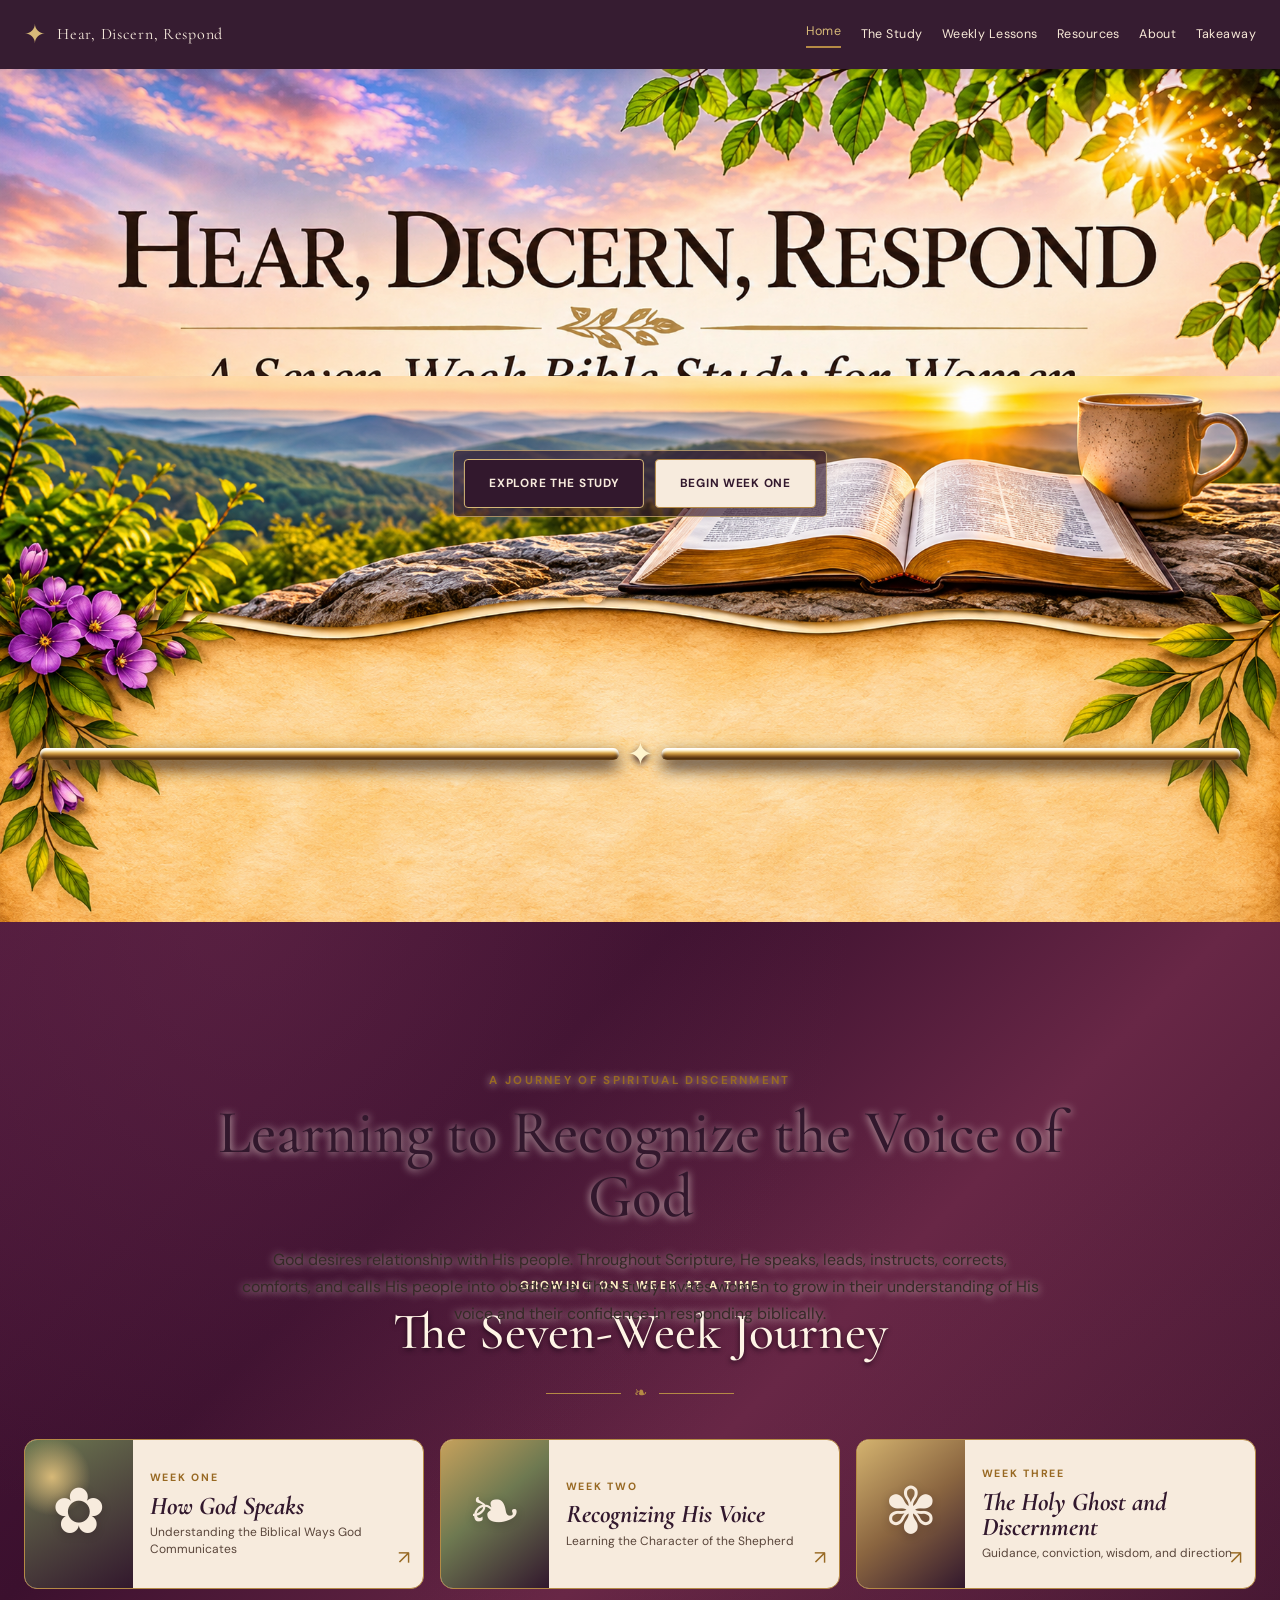
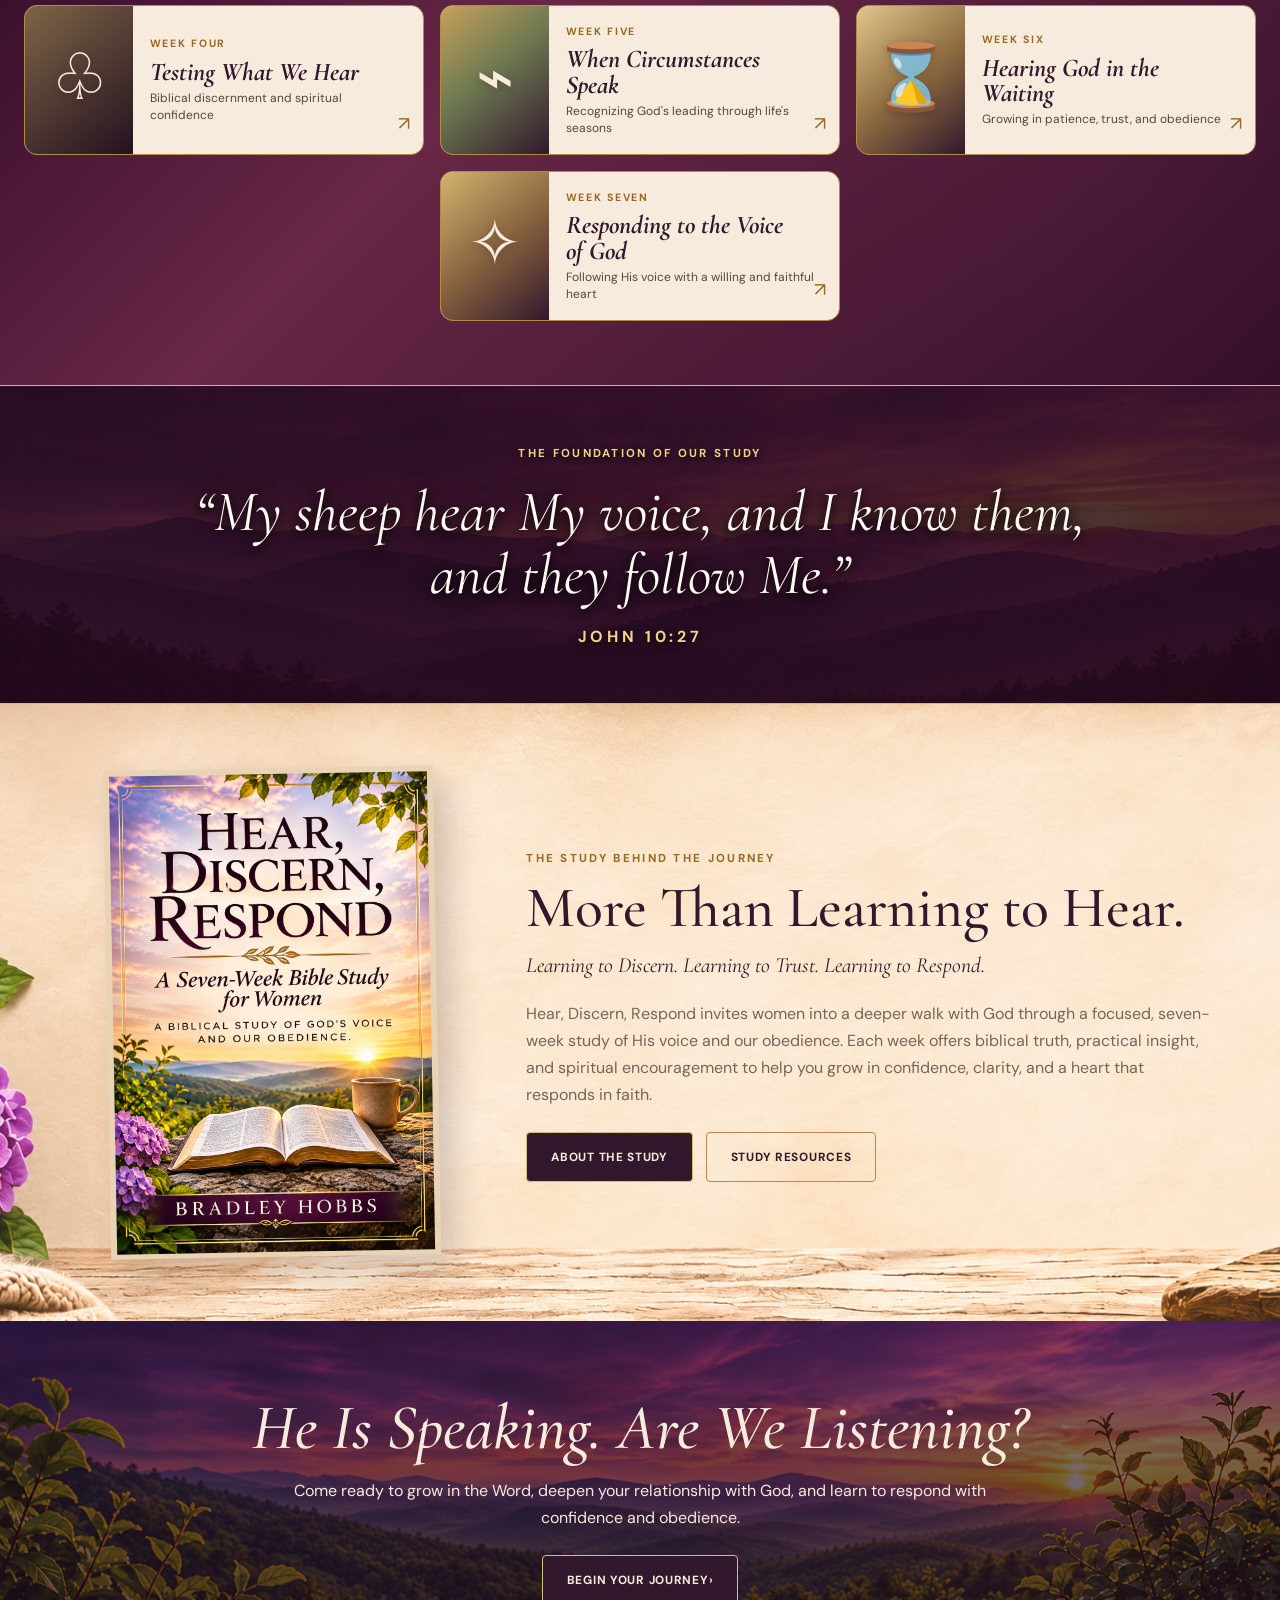
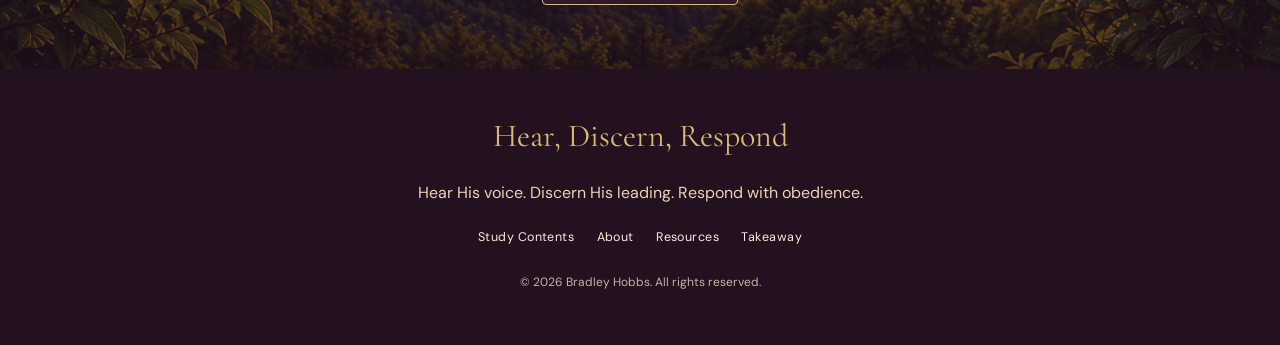
<file: index.html>
<!DOCTYPE html>
<html lang="en">
<head>
  <meta charset="UTF-8">
  <meta name="viewport" content="width=device-width, initial-scale=1.0">
  <meta name="description" content="Hear, Discern, Respond: a seven-week Bible study for women exploring God's voice, biblical discernment, and faithful obedience.">
  <meta name="theme-color" content="#32182d">
  <title>Hear, Discern, Respond | A Seven-Week Bible Study for Women</title>
  <link rel="preconnect" href="https://fonts.googleapis.com">
  <link rel="preconnect" href="https://fonts.gstatic.com" crossorigin>
  <link href="https://fonts.googleapis.com/css2?family=Cormorant+Garamond:wght@400;500;600;700&family=DM+Sans:wght@400;500;600;700&display=swap" rel="stylesheet">
  <link rel="stylesheet" href="css/index.css">
  <script src="js/index.js" defer></script>
</head>
<body>
  <a class="skip-link" href="#main-content">Skip to content</a>
  <header class="site-header" id="top">
    <div class="header-inner">
      <a class="brand" href="index.html" aria-label="Hear, Discern, Respond home">
        <span class="brand-mark" aria-hidden="true">✦</span>
        <span class="brand-name">Hear, Discern, Respond</span>
      </a>
      <button class="menu-toggle" type="button" aria-expanded="false" aria-controls="primary-navigation" aria-label="Open navigation">
        <span></span><span></span><span></span>
      </button>
      <nav class="primary-nav" id="primary-navigation" aria-label="Main navigation">
        <a class="active" href="index.html">Home</a>
        <a href="#welcome">The Study</a>
        <a href="#journey">Weekly Lessons</a>
        <a href="resources.html">Resources</a>
        <a href="instructors.html">About</a>
        <a href="takeaway.html">Takeaway</a>
      </nav>
    </div>
  </header>

  <main id="main-content">
    <section class="hero" aria-label="Hear, Discern, Respond Bible study banner">
      <img class="hero-banner" src="images/8CA0B5E8-B646-4DE3-965C-A5190609A83F.png" alt="Hear, Discern, Respond: A Seven-Week Bible Study for Women">
      <img class="hero-transition-overlay" src="images/B76437F0-8125-4A7A-9139-AF5A4291CDE5.png" alt="" aria-hidden="true">
      <div class="hero-actions-strip">
        <a class="button button-primary" href="#journey">Explore the Study</a>
        <a class="button button-light" href="week1.html">Begin Week One</a>
      </div>
    </section>

    <section class="welcome" id="welcome" style="background:transparent!important;background-color:transparent!important;box-shadow:none!important;border:0!important;">
      <div class="welcome-inner">
        <span class="section-kicker">A Journey of Spiritual Discernment</span>
        <h2>Learning to Recognize the Voice of God</h2>
        <p>God desires relationship with His people. Throughout Scripture, He speaks, leads, instructs, corrects, comforts, and calls His people into obedience. This study invites women to grow in their understanding of His voice and their confidence in responding biblically.</p>
      </div>
    </section>

    <div class="independent-gold-transition section-transition-divider" aria-hidden="true"><span>✦</span></div>

    <section class="journey" id="journey">
      <div class="journey-inner">
        <div class="section-heading">
          <span class="section-kicker">Growing One Week at a Time</span>
          <h2>The Seven-Week Journey</h2>
          <div class="ornamental-divider" aria-hidden="true"><span>❧</span></div>
        </div>
        <div class="week-grid">
          <a class="week-card week-one" href="week1.html"><span class="week-art" aria-hidden="true">✿</span><span class="week-copy"><span class="week-label">Week One</span><h3>How God Speaks</h3><p>Understanding the Biblical Ways God Communicates</p><span class="card-link" aria-hidden="true">↗</span></span></a>
          <a class="week-card week-two" href="week2.html"><span class="week-art" aria-hidden="true">❧</span><span class="week-copy"><span class="week-label">Week Two</span><h3>Recognizing His Voice</h3><p>Learning the Character of the Shepherd</p><span class="card-link" aria-hidden="true">↗</span></span></a>
          <a class="week-card week-three" href="week3.html"><span class="week-art" aria-hidden="true">✾</span><span class="week-copy"><span class="week-label">Week Three</span><h3>The Holy Ghost and Discernment</h3><p>Guidance, conviction, wisdom, and direction</p><span class="card-link" aria-hidden="true">↗</span></span></a>
          <a class="week-card week-four" href="week4.html"><span class="week-art" aria-hidden="true">♧</span><span class="week-copy"><span class="week-label">Week Four</span><h3>Testing What We Hear</h3><p>Biblical discernment and spiritual confidence</p><span class="card-link" aria-hidden="true">↗</span></span></a>
          <a class="week-card week-five" href="week5.html"><span class="week-art" aria-hidden="true">⌁</span><span class="week-copy"><span class="week-label">Week Five</span><h3>When Circumstances Speak</h3><p>Recognizing God's leading through life's seasons</p><span class="card-link" aria-hidden="true">↗</span></span></a>
          <a class="week-card week-six" href="week6.html"><span class="week-art" aria-hidden="true">⌛</span><span class="week-copy"><span class="week-label">Week Six</span><h3>Hearing God in the Waiting</h3><p>Growing in patience, trust, and obedience</p><span class="card-link" aria-hidden="true">↗</span></span></a>
          <a class="week-card week-seven" href="week7.html"><span class="week-art" aria-hidden="true">✧</span><span class="week-copy"><span class="week-label">Week Seven</span><h3>Responding to the Voice of God</h3><p>Following His voice with a willing and faithful heart</p><span class="card-link" aria-hidden="true">↗</span></span></a>
        </div>
      </div>
    </section>

    <section class="scripture-band">
      <div class="scripture-inner">
        <span class="section-kicker">The Foundation of Our Study</span>
        <blockquote>“My sheep hear My voice, and I know them, and they follow Me.”</blockquote>
        <cite>John 10:27</cite>
      </div>
    </section>

    <section class="about-study" id="about-study">
      <div class="about-layout">
        <div class="book-feature">
          <div class="book-frame"><img class="book-cover-image" src="images/A949511B-5964-4587-BE63-9123AC08C75E.png" alt="Hear, Discern, Respond Bible study book cover by Bradley Hobbs"></div>
        </div>
        <div class="about-text">
          <span class="section-kicker">The Study Behind the Journey</span>
          <h2>More Than Learning to Hear.</h2>
          <p class="about-tagline">Learning to Discern. Learning to Trust. Learning to Respond.</p>
          <p>Hear, Discern, Respond invites women into a deeper walk with God through a focused, seven-week study of His voice and our obedience. Each week offers biblical truth, practical insight, and spiritual encouragement to help you grow in confidence, clarity, and a heart that responds in faith.</p>
          <div class="about-actions">
            <a class="button button-primary" href="contents.html">About the Study</a>
            <a class="button button-outline-dark" href="resources.html">Study Resources</a>
          </div>
        </div>
      </div>
    </section>

    <section class="closing-call">
      <div class="closing-content">
        <h2>He Is Speaking. Are We Listening?</h2>
        <p>Come ready to grow in the Word, deepen your relationship with God, and learn to respond with confidence and obedience.</p>
        <a class="button button-primary" href="week1.html">Begin Your Journey <span aria-hidden="true">›</span></a>
      </div>
    </section>
  </main>

  <footer class="site-footer">
    <div class="footer-main">
      <a class="footer-brand" href="#top">Hear, Discern, Respond</a>
      <p>Hear His voice. Discern His leading. Respond with obedience.</p>
      <nav class="footer-nav" aria-label="Footer navigation">
        <a href="contents.html">Study Contents</a><a href="instructors.html">About</a><a href="resources.html">Resources</a><a href="takeaway.html">Takeaway</a>
      </nav>
      <p class="copyright">© <span id="current-year"></span> Bradley Hobbs. All rights reserved.</p>
    </div>
  </footer>
  <button class="back-to-top" type="button" aria-label="Back to top">↑</button>
</body>
</html>
</file>
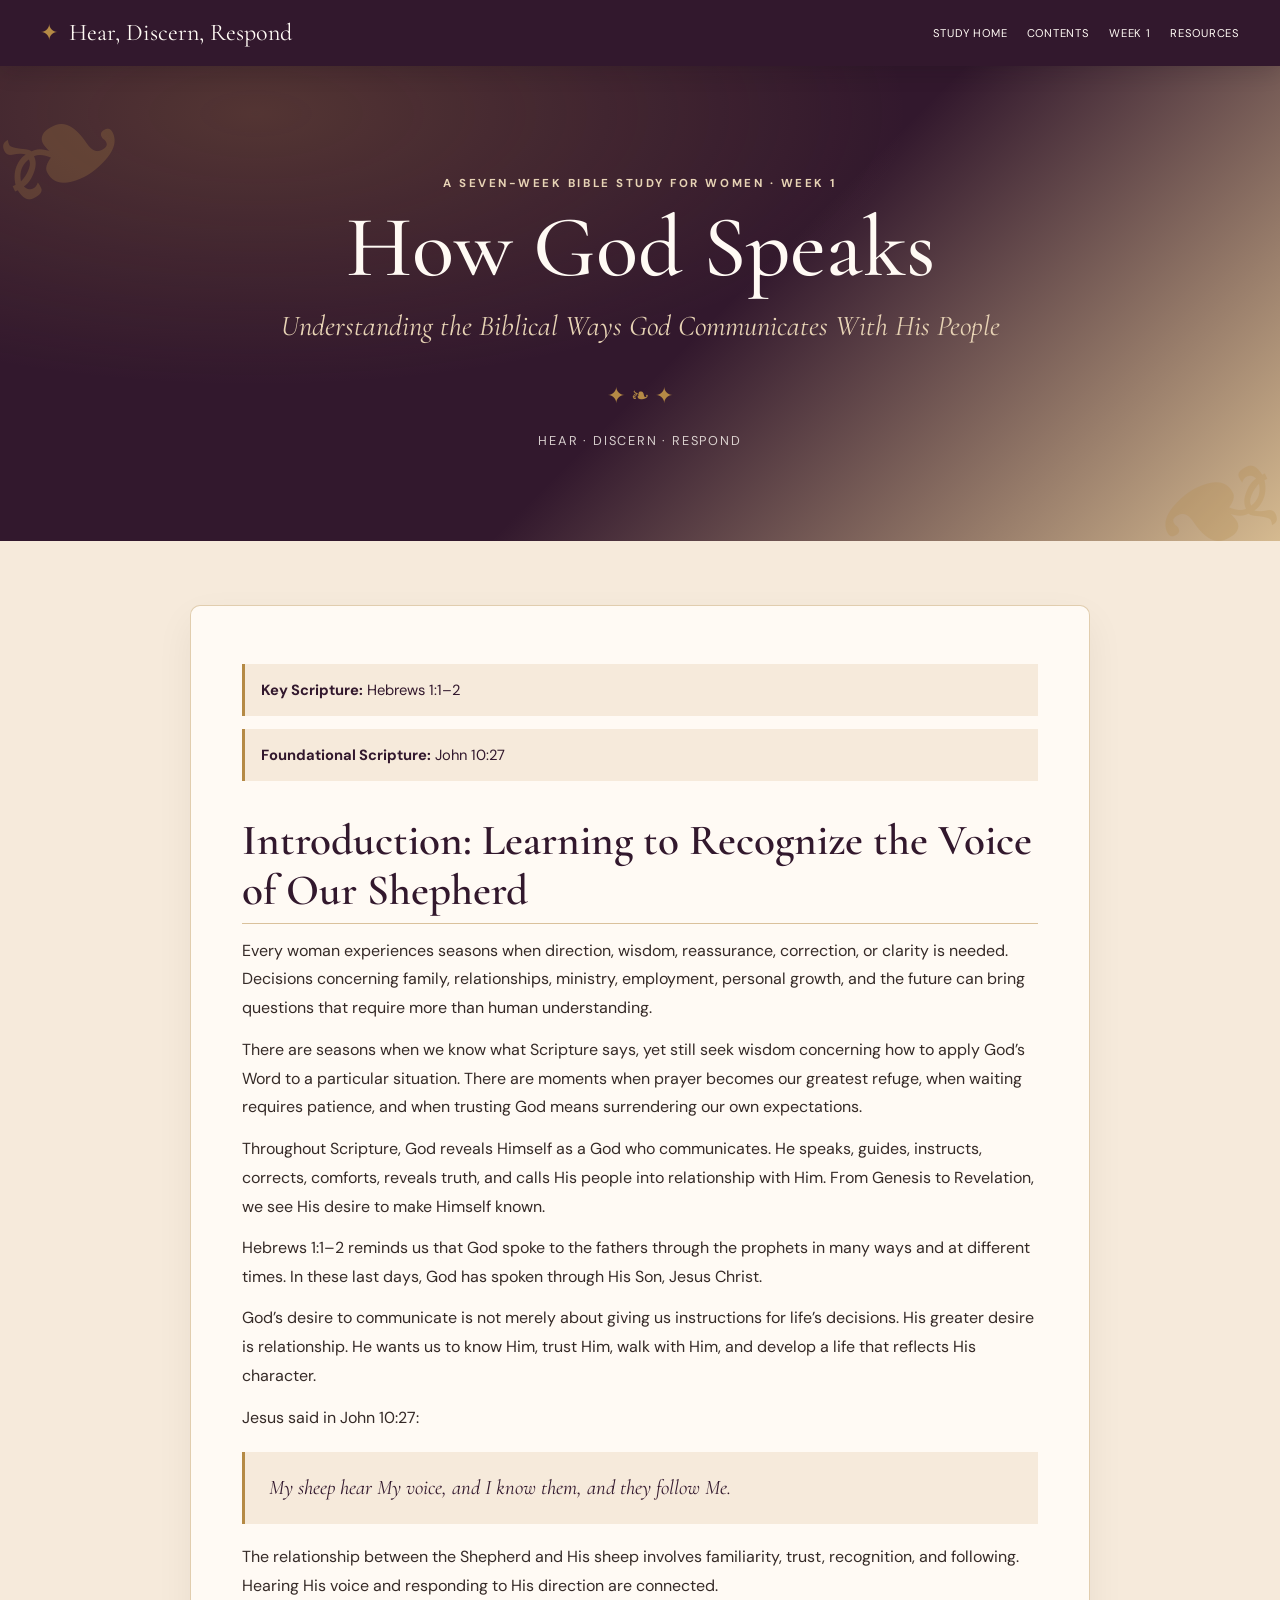
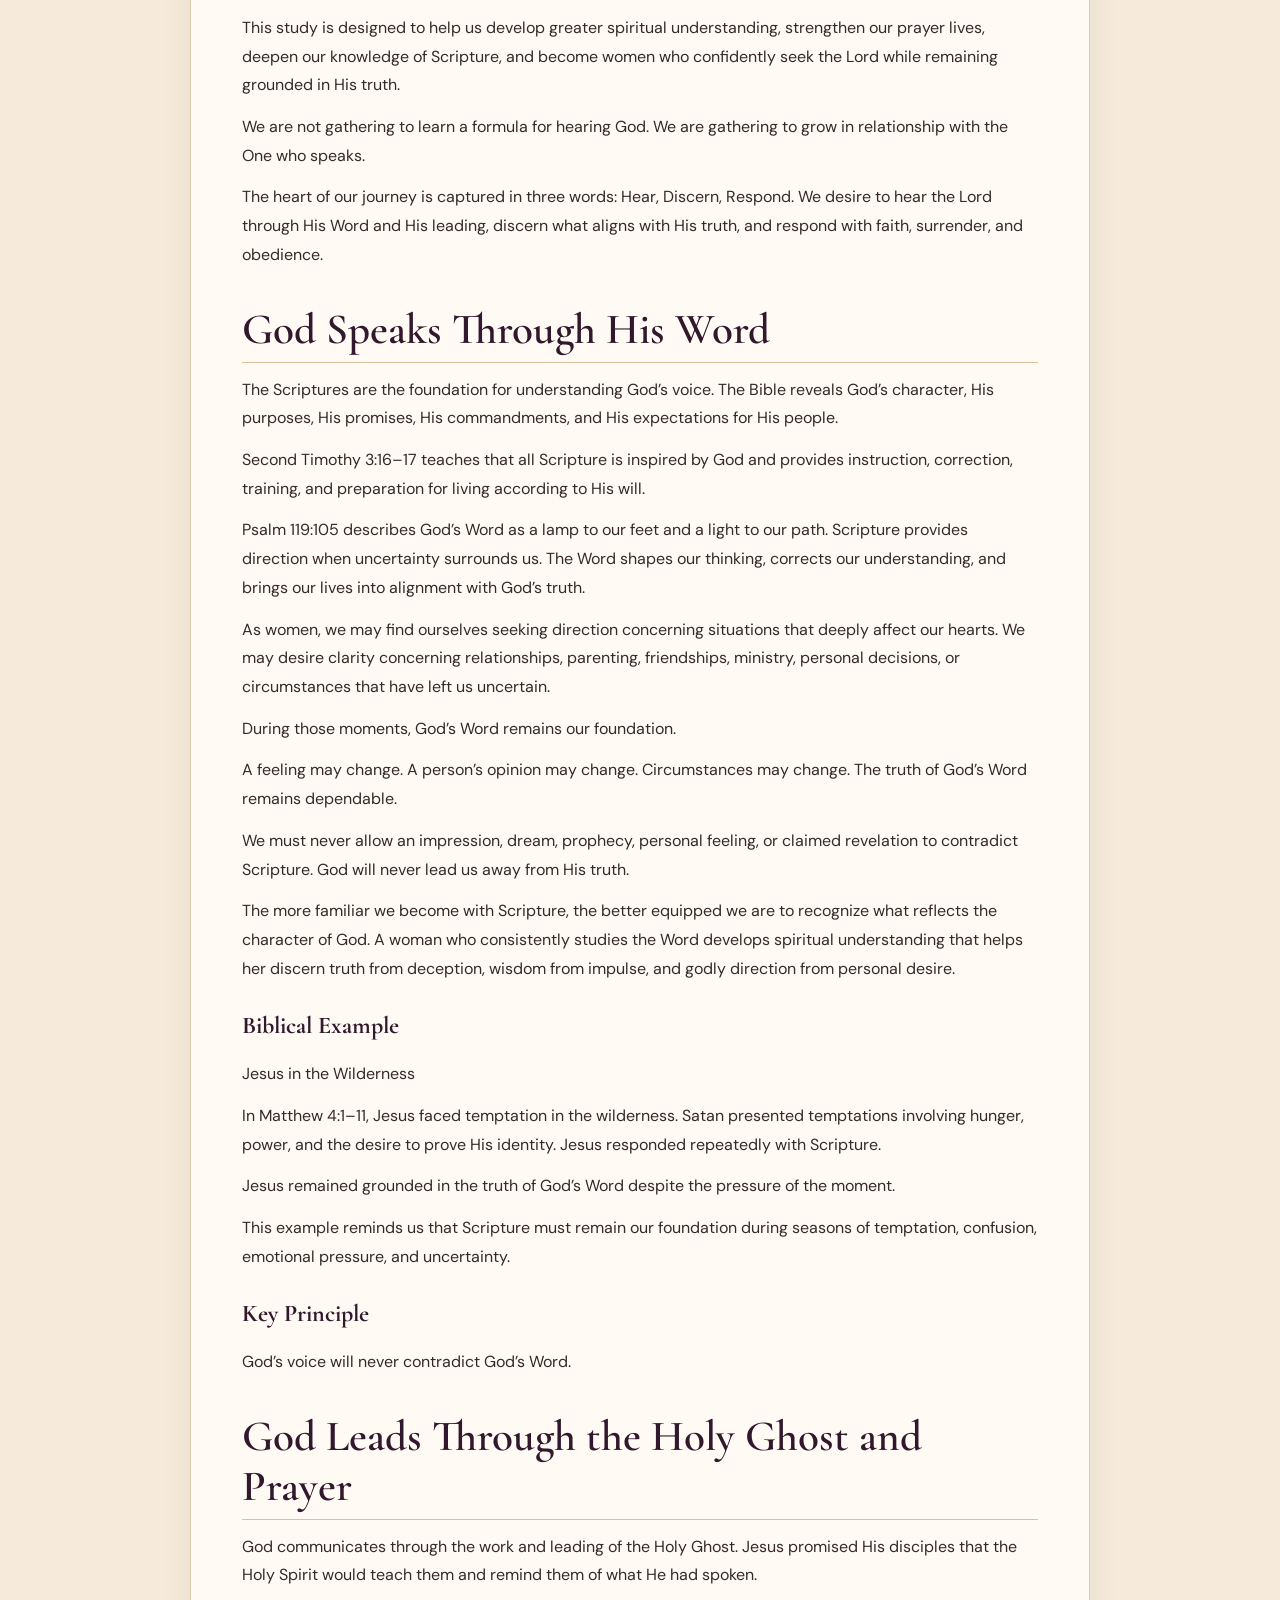
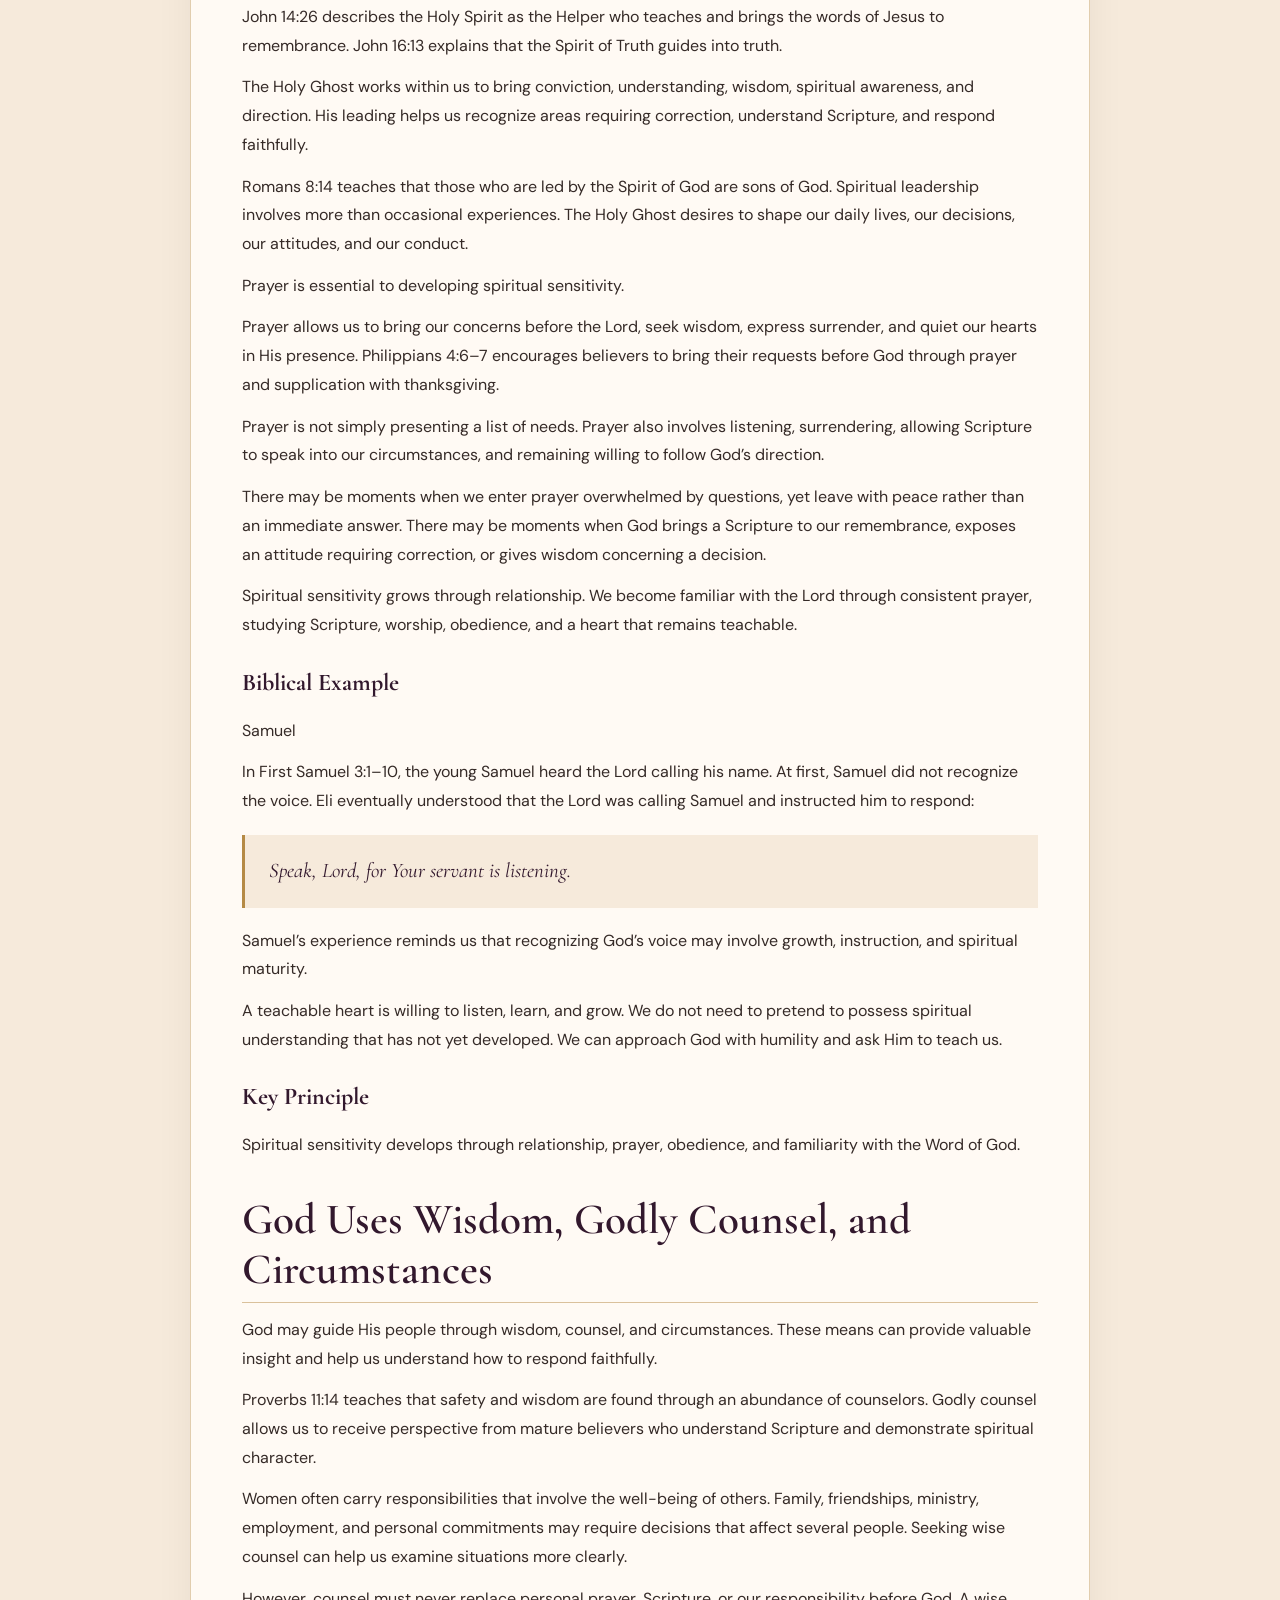
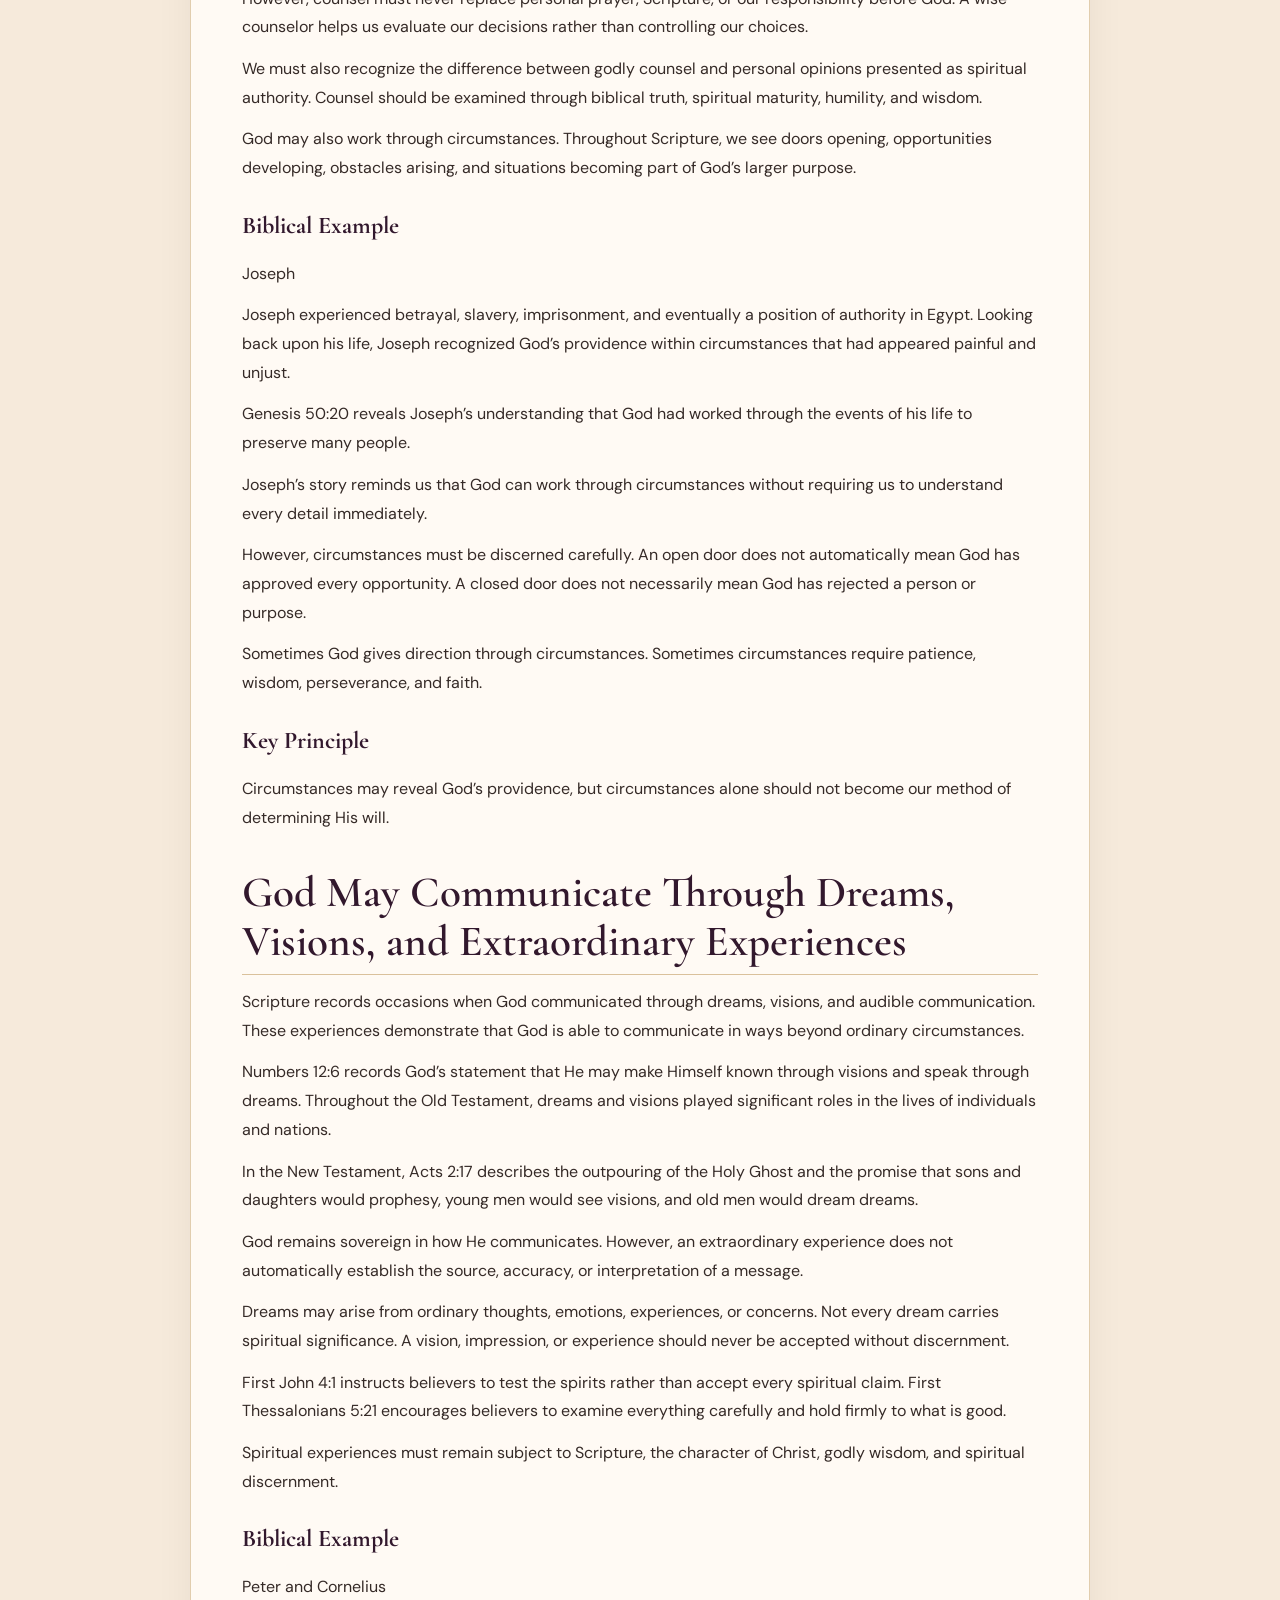
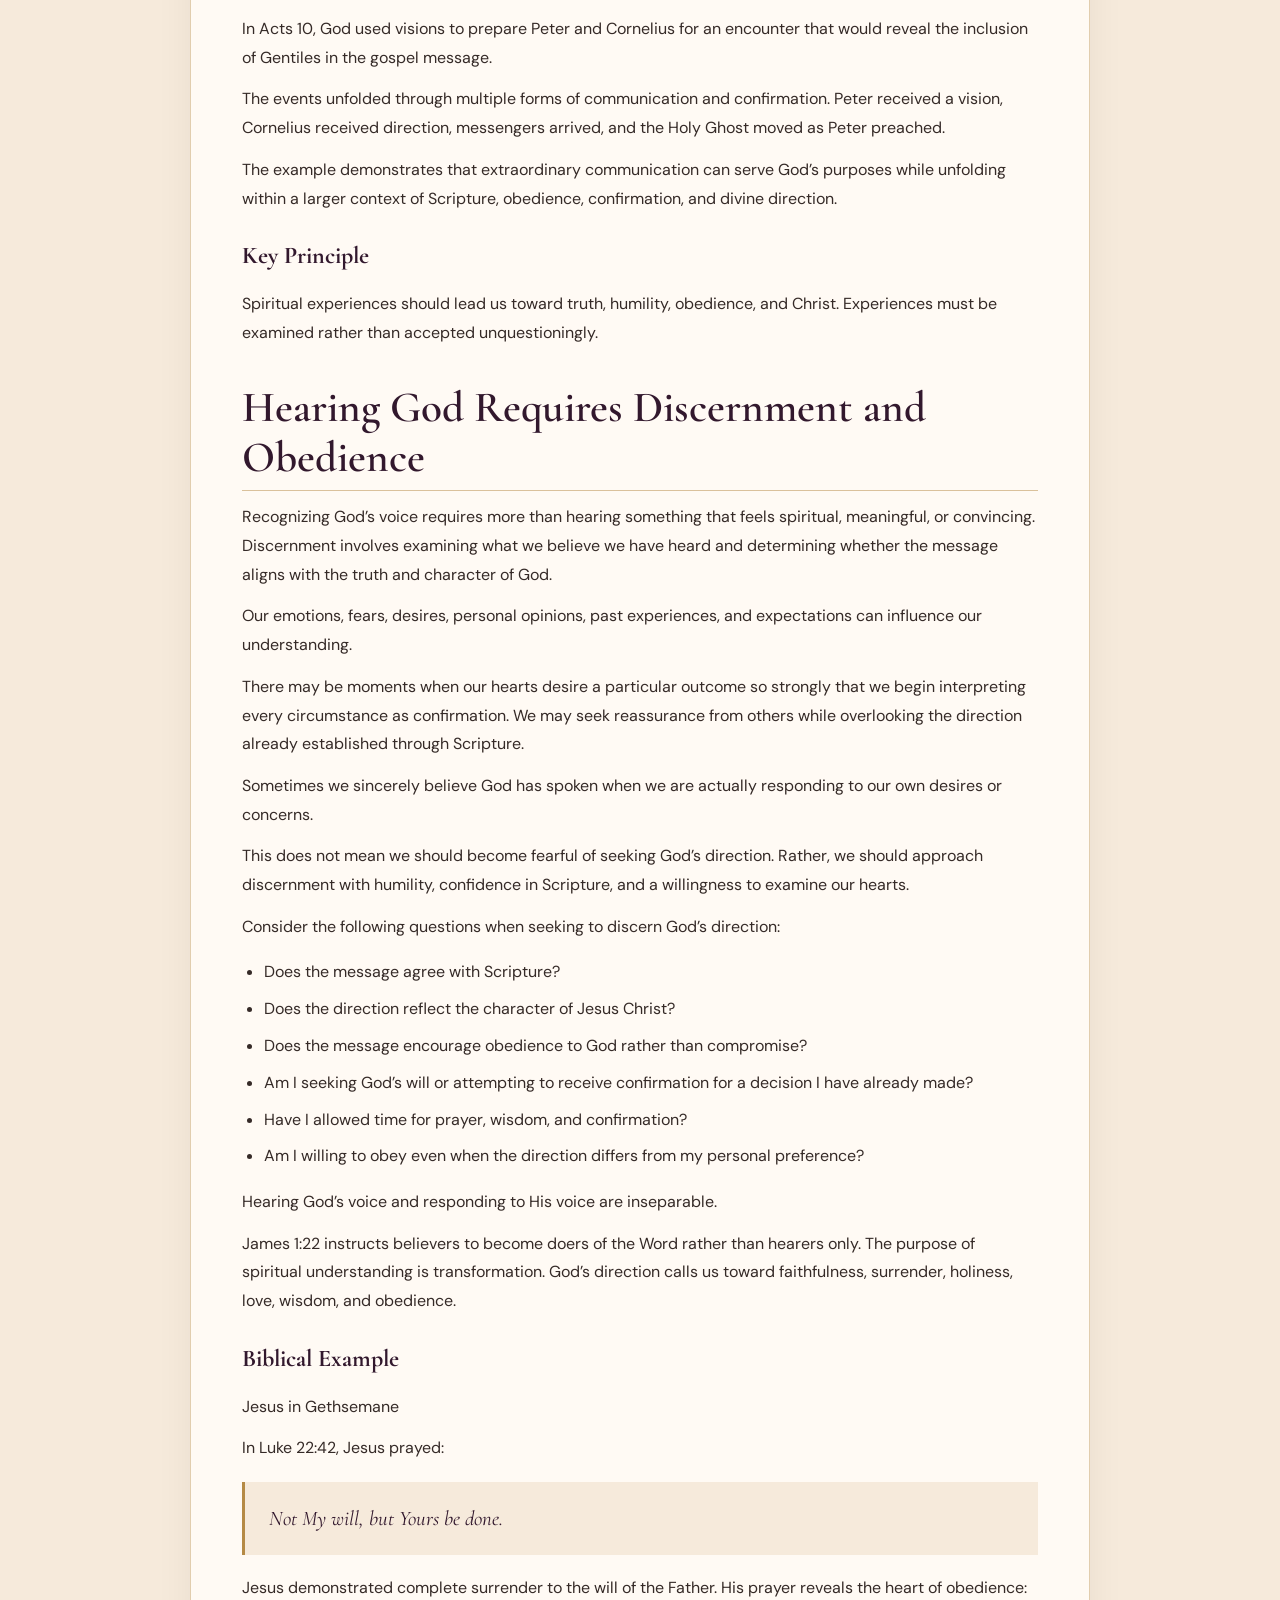
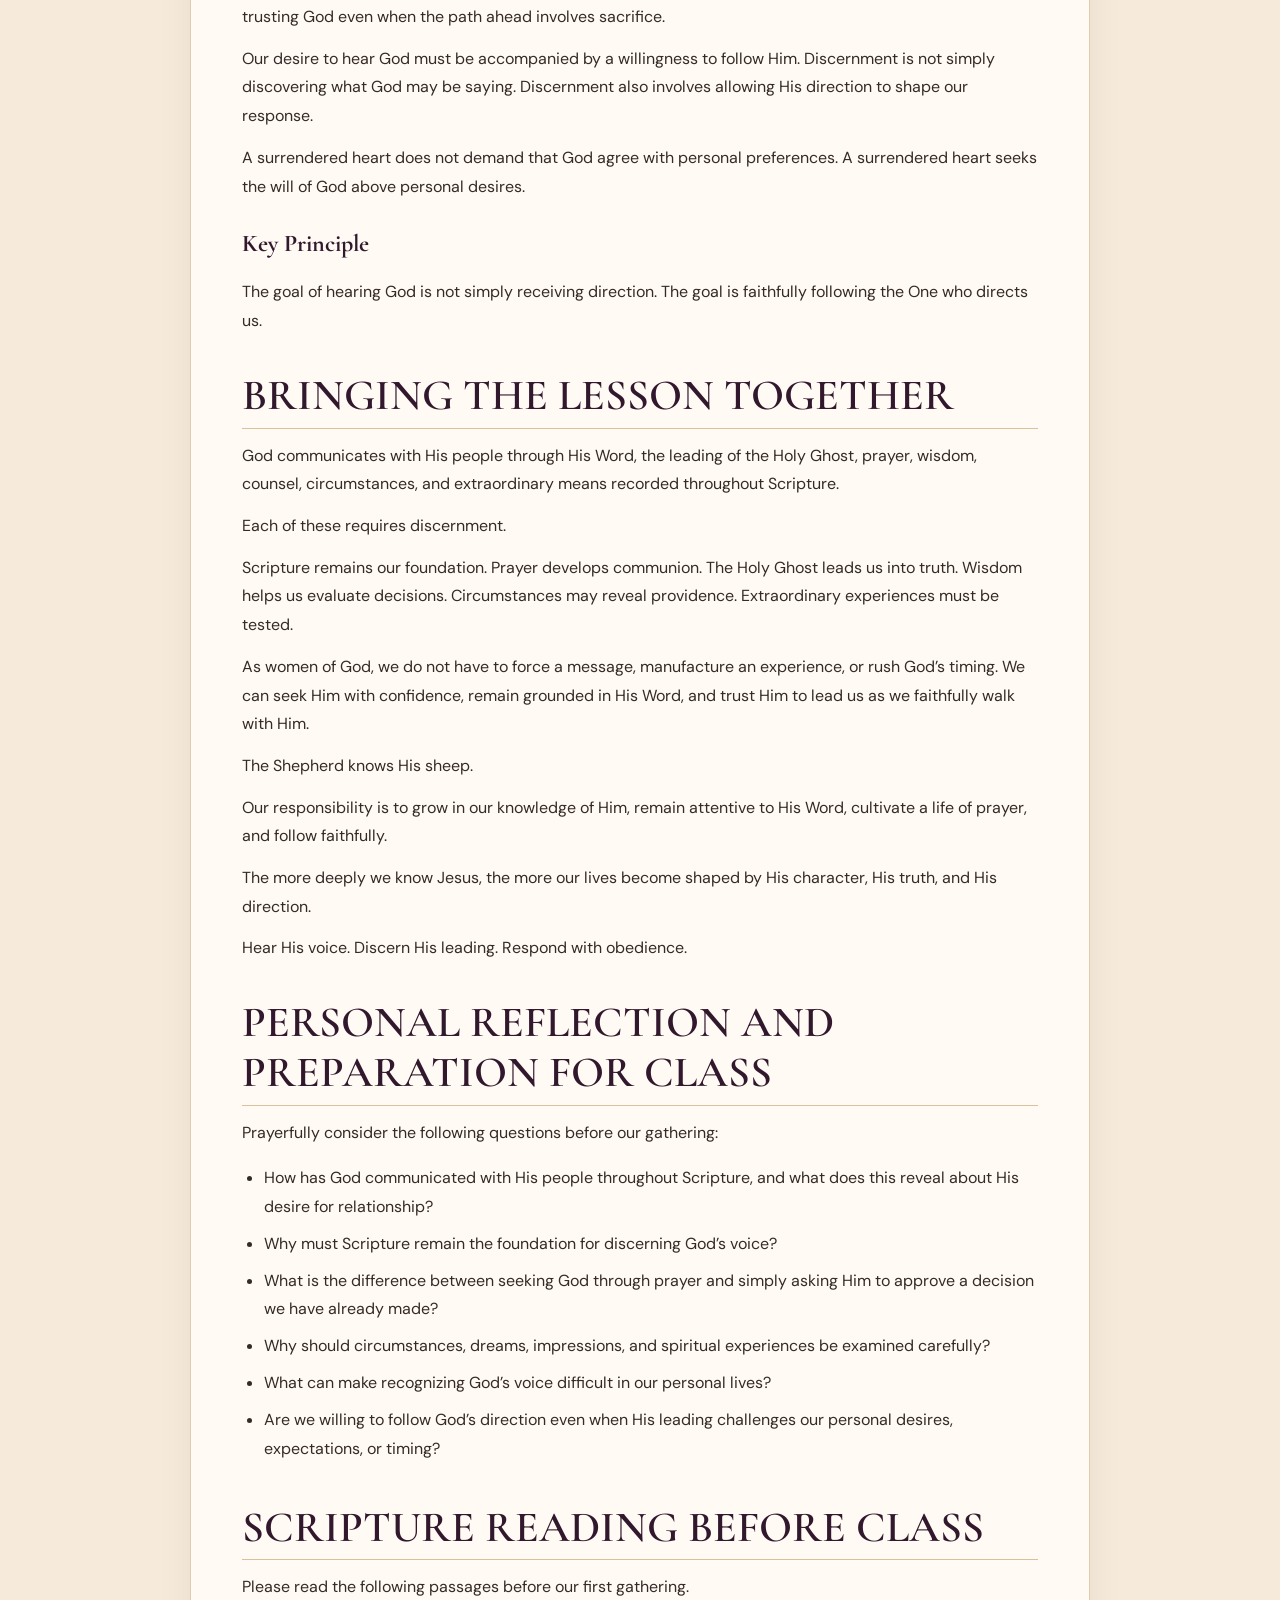
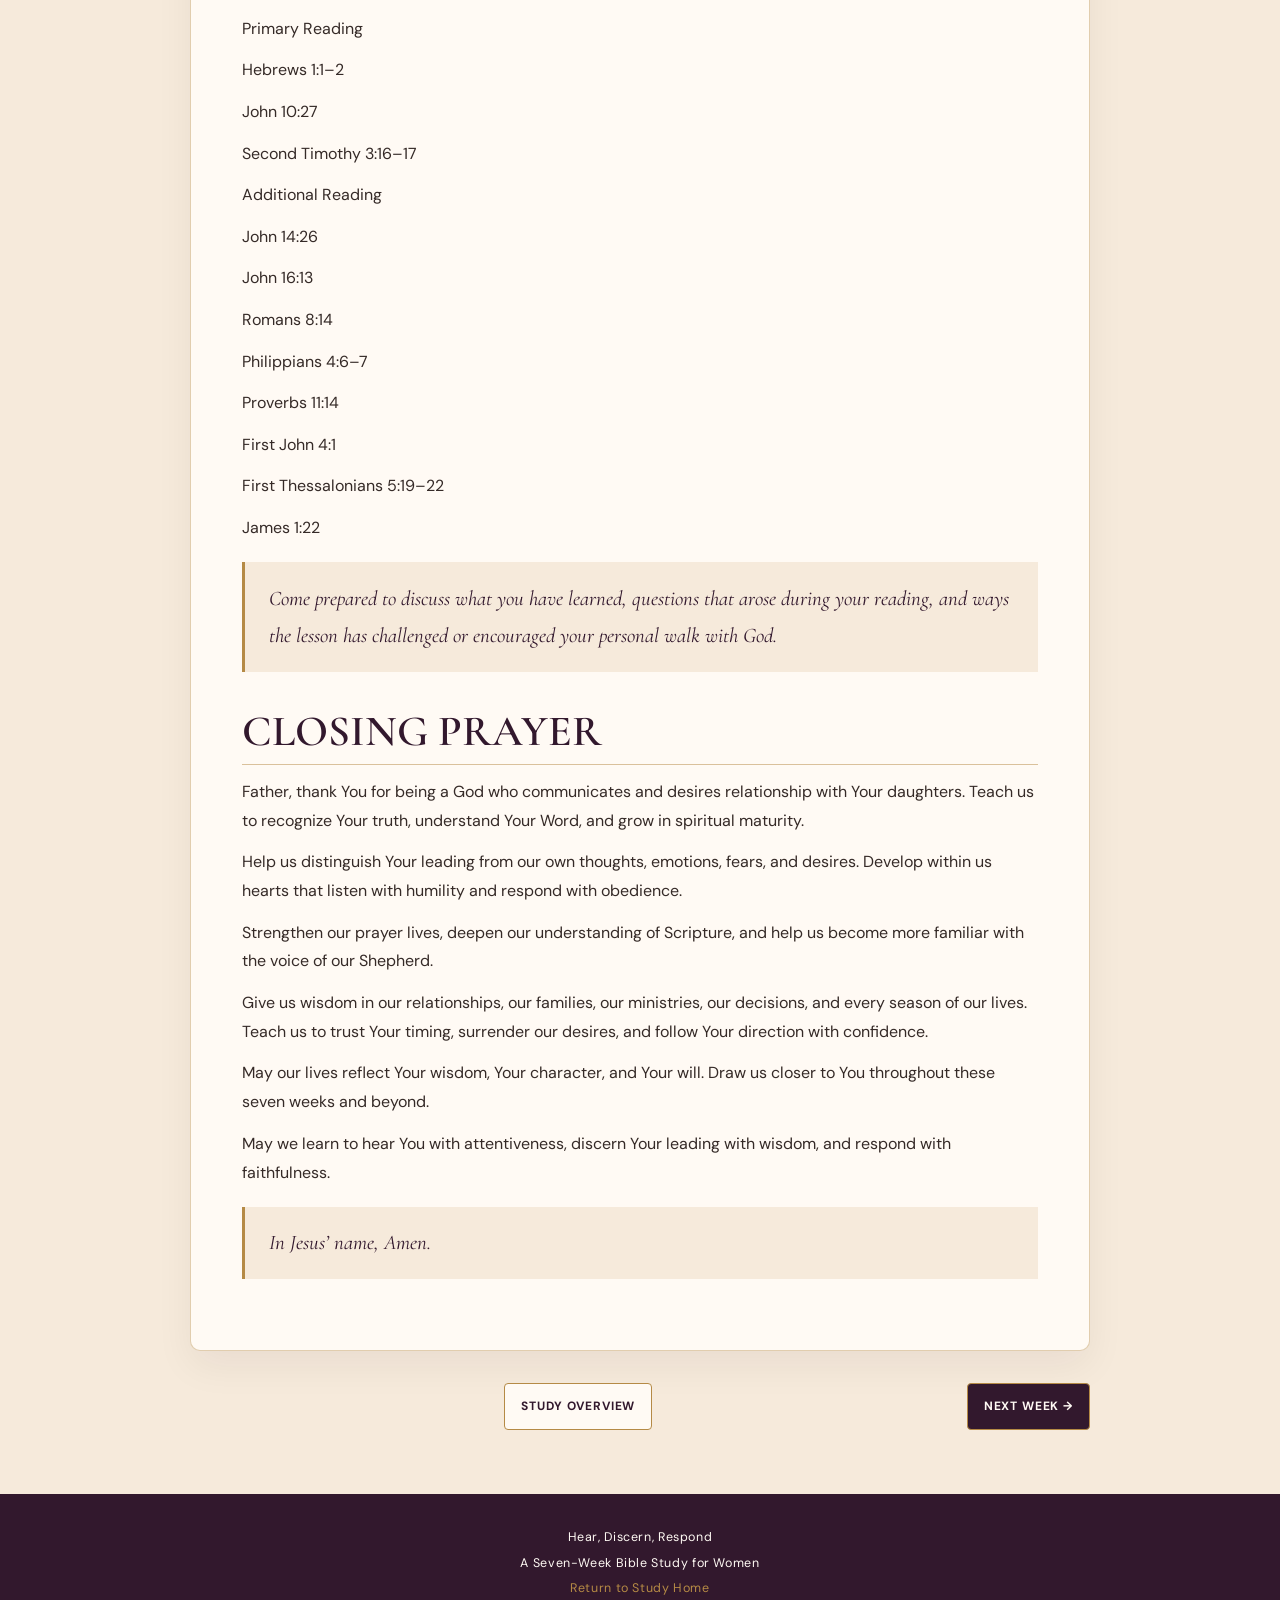
<file: week1.html>
<!DOCTYPE html><html lang="en"><head><meta charset="UTF-8"><meta name="viewport" content="width=device-width, initial-scale=1.0"><meta name="description" content="Week 1: How God Speaks. Understanding the Biblical Ways God Communicates With His People A lesson from Hear, Discern, Respond, a seven-week Bible study for women."><meta name="theme-color" content="#32182d"><title>Week 1: How God Speaks | Hear, Discern, Respond</title><link rel="stylesheet" href="css/week-base.css"><link rel="stylesheet" href="css/week1.css"></head><body class="week-page week-1"><a class="skip-link" href="#lesson-content">Skip to lesson</a><header class="week-header"><div class="week-header-inner"><a class="week-brand" href="index.html"><span class="week-brand-mark" aria-hidden="true">✦</span><span>Hear, Discern, Respond</span></a><nav class="week-nav" aria-label="Study navigation"><a href="index.html">Study Home</a><a href="contents.html">Contents</a><a href="week1.html" aria-current="page">Week 1</a><a href="resources.html">Resources</a></nav></div></header><main id="lesson-content"><section class="week-hero"><div class="week-hero-inner"><span class="week-kicker">A Seven-Week Bible Study for Women · Week 1</span><h1>How God Speaks</h1><p class="week-hero-subtitle">Understanding the Biblical Ways God Communicates With His People</p><div class="week-hero-ornament" aria-hidden="true">✦ ❧ ✦</div><p class="week-hero-brandline">Hear · Discern · Respond</p></div></section><div class="week-content-wrap"><article class="week-content"><p class="scripture-meta"><strong>Key Scripture:</strong> Hebrews 1:1–2</p>
<p class="scripture-meta"><strong>Foundational Scripture:</strong> John 10:27</p>
<h2 class="section-heading">Introduction: Learning to Recognize the Voice of Our Shepherd</h2>
<p>Every woman experiences seasons when direction, wisdom, reassurance, correction, or clarity is needed. Decisions concerning family, relationships, ministry, employment, personal growth, and the future can bring questions that require more than human understanding.</p>
<p>There are seasons when we know what Scripture says, yet still seek wisdom concerning how to apply God’s Word to a particular situation. There are moments when prayer becomes our greatest refuge, when waiting requires patience, and when trusting God means surrendering our own expectations.</p>
<p>Throughout Scripture, God reveals Himself as a God who communicates. He speaks, guides, instructs, corrects, comforts, reveals truth, and calls His people into relationship with Him. From Genesis to Revelation, we see His desire to make Himself known.</p>
<p>Hebrews 1:1–2 reminds us that God spoke to the fathers through the prophets in many ways and at different times. In these last days, God has spoken through His Son, Jesus Christ.</p>
<p>God’s desire to communicate is not merely about giving us instructions for life’s decisions. His greater desire is relationship. He wants us to know Him, trust Him, walk with Him, and develop a life that reflects His character.</p>
<p>Jesus said in John 10:27:</p>
<blockquote>My sheep hear My voice, and I know them, and they follow Me.</blockquote>
<p>The relationship between the Shepherd and His sheep involves familiarity, trust, recognition, and following. Hearing His voice and responding to His direction are connected.</p>
<p>This study is designed to help us develop greater spiritual understanding, strengthen our prayer lives, deepen our knowledge of Scripture, and become women who confidently seek the Lord while remaining grounded in His truth.</p>
<p>We are not gathering to learn a formula for hearing God. We are gathering to grow in relationship with the One who speaks.</p>
<p>The heart of our journey is captured in three words: Hear, Discern, Respond. We desire to hear the Lord through His Word and His leading, discern what aligns with His truth, and respond with faith, surrender, and obedience.</p>
<h2 class="section-heading">God Speaks Through His Word</h2>
<p>The Scriptures are the foundation for understanding God’s voice. The Bible reveals God’s character, His purposes, His promises, His commandments, and His expectations for His people.</p>
<p>Second Timothy 3:16–17 teaches that all Scripture is inspired by God and provides instruction, correction, training, and preparation for living according to His will.</p>
<p>Psalm 119:105 describes God’s Word as a lamp to our feet and a light to our path. Scripture provides direction when uncertainty surrounds us. The Word shapes our thinking, corrects our understanding, and brings our lives into alignment with God’s truth.</p>
<p>As women, we may find ourselves seeking direction concerning situations that deeply affect our hearts. We may desire clarity concerning relationships, parenting, friendships, ministry, personal decisions, or circumstances that have left us uncertain.</p>
<p>During those moments, God’s Word remains our foundation.</p>
<p>A feeling may change. A person’s opinion may change. Circumstances may change. The truth of God’s Word remains dependable.</p>
<p>We must never allow an impression, dream, prophecy, personal feeling, or claimed revelation to contradict Scripture. God will never lead us away from His truth.</p>
<p>The more familiar we become with Scripture, the better equipped we are to recognize what reflects the character of God. A woman who consistently studies the Word develops spiritual understanding that helps her discern truth from deception, wisdom from impulse, and godly direction from personal desire.</p>
<h3 class="feature-heading">Biblical Example</h3><p>Jesus in the Wilderness</p>
<p>In Matthew 4:1–11, Jesus faced temptation in the wilderness. Satan presented temptations involving hunger, power, and the desire to prove His identity. Jesus responded repeatedly with Scripture.</p>
<p>Jesus remained grounded in the truth of God’s Word despite the pressure of the moment.</p>
<p>This example reminds us that Scripture must remain our foundation during seasons of temptation, confusion, emotional pressure, and uncertainty.</p>
<h3 class="feature-heading">Key Principle</h3><p>God’s voice will never contradict God’s Word.</p>
<h2 class="section-heading">God Leads Through the Holy Ghost and Prayer</h2>
<p>God communicates through the work and leading of the Holy Ghost. Jesus promised His disciples that the Holy Spirit would teach them and remind them of what He had spoken.</p>
<p>John 14:26 describes the Holy Spirit as the Helper who teaches and brings the words of Jesus to remembrance. John 16:13 explains that the Spirit of Truth guides into truth.</p>
<p>The Holy Ghost works within us to bring conviction, understanding, wisdom, spiritual awareness, and direction. His leading helps us recognize areas requiring correction, understand Scripture, and respond faithfully.</p>
<p>Romans 8:14 teaches that those who are led by the Spirit of God are sons of God. Spiritual leadership involves more than occasional experiences. The Holy Ghost desires to shape our daily lives, our decisions, our attitudes, and our conduct.</p>
<p>Prayer is essential to developing spiritual sensitivity.</p>
<p>Prayer allows us to bring our concerns before the Lord, seek wisdom, express surrender, and quiet our hearts in His presence. Philippians 4:6–7 encourages believers to bring their requests before God through prayer and supplication with thanksgiving.</p>
<p>Prayer is not simply presenting a list of needs. Prayer also involves listening, surrendering, allowing Scripture to speak into our circumstances, and remaining willing to follow God’s direction.</p>
<p>There may be moments when we enter prayer overwhelmed by questions, yet leave with peace rather than an immediate answer. There may be moments when God brings a Scripture to our remembrance, exposes an attitude requiring correction, or gives wisdom concerning a decision.</p>
<p>Spiritual sensitivity grows through relationship. We become familiar with the Lord through consistent prayer, studying Scripture, worship, obedience, and a heart that remains teachable.</p>
<h3 class="feature-heading">Biblical Example</h3><p>Samuel</p>
<p>In First Samuel 3:1–10, the young Samuel heard the Lord calling his name. At first, Samuel did not recognize the voice. Eli eventually understood that the Lord was calling Samuel and instructed him to respond:</p>
<blockquote>Speak, Lord, for Your servant is listening.</blockquote>
<p>Samuel’s experience reminds us that recognizing God’s voice may involve growth, instruction, and spiritual maturity.</p>
<p>A teachable heart is willing to listen, learn, and grow. We do not need to pretend to possess spiritual understanding that has not yet developed. We can approach God with humility and ask Him to teach us.</p>
<h3 class="feature-heading">Key Principle</h3><p>Spiritual sensitivity develops through relationship, prayer, obedience, and familiarity with the Word of God.</p>
<h2 class="section-heading">God Uses Wisdom, Godly Counsel, and Circumstances</h2>
<p>God may guide His people through wisdom, counsel, and circumstances. These means can provide valuable insight and help us understand how to respond faithfully.</p>
<p>Proverbs 11:14 teaches that safety and wisdom are found through an abundance of counselors. Godly counsel allows us to receive perspective from mature believers who understand Scripture and demonstrate spiritual character.</p>
<p>Women often carry responsibilities that involve the well-being of others. Family, friendships, ministry, employment, and personal commitments may require decisions that affect several people. Seeking wise counsel can help us examine situations more clearly.</p>
<p>However, counsel must never replace personal prayer, Scripture, or our responsibility before God. A wise counselor helps us evaluate our decisions rather than controlling our choices.</p>
<p>We must also recognize the difference between godly counsel and personal opinions presented as spiritual authority. Counsel should be examined through biblical truth, spiritual maturity, humility, and wisdom.</p>
<p>God may also work through circumstances. Throughout Scripture, we see doors opening, opportunities developing, obstacles arising, and situations becoming part of God’s larger purpose.</p>
<h3 class="feature-heading">Biblical Example</h3><p>Joseph</p>
<p>Joseph experienced betrayal, slavery, imprisonment, and eventually a position of authority in Egypt. Looking back upon his life, Joseph recognized God’s providence within circumstances that had appeared painful and unjust.</p>
<p>Genesis 50:20 reveals Joseph’s understanding that God had worked through the events of his life to preserve many people.</p>
<p>Joseph’s story reminds us that God can work through circumstances without requiring us to understand every detail immediately.</p>
<p>However, circumstances must be discerned carefully. An open door does not automatically mean God has approved every opportunity. A closed door does not necessarily mean God has rejected a person or purpose.</p>
<p>Sometimes God gives direction through circumstances. Sometimes circumstances require patience, wisdom, perseverance, and faith.</p>
<h3 class="feature-heading">Key Principle</h3><p>Circumstances may reveal God’s providence, but circumstances alone should not become our method of determining His will.</p>
<h2 class="section-heading">God May Communicate Through Dreams, Visions, and Extraordinary Experiences</h2>
<p>Scripture records occasions when God communicated through dreams, visions, and audible communication. These experiences demonstrate that God is able to communicate in ways beyond ordinary circumstances.</p>
<p>Numbers 12:6 records God’s statement that He may make Himself known through visions and speak through dreams. Throughout the Old Testament, dreams and visions played significant roles in the lives of individuals and nations.</p>
<p>In the New Testament, Acts 2:17 describes the outpouring of the Holy Ghost and the promise that sons and daughters would prophesy, young men would see visions, and old men would dream dreams.</p>
<p>God remains sovereign in how He communicates. However, an extraordinary experience does not automatically establish the source, accuracy, or interpretation of a message.</p>
<p>Dreams may arise from ordinary thoughts, emotions, experiences, or concerns. Not every dream carries spiritual significance. A vision, impression, or experience should never be accepted without discernment.</p>
<p>First John 4:1 instructs believers to test the spirits rather than accept every spiritual claim. First Thessalonians 5:21 encourages believers to examine everything carefully and hold firmly to what is good.</p>
<p>Spiritual experiences must remain subject to Scripture, the character of Christ, godly wisdom, and spiritual discernment.</p>
<h3 class="feature-heading">Biblical Example</h3><p>Peter and Cornelius</p>
<p>In Acts 10, God used visions to prepare Peter and Cornelius for an encounter that would reveal the inclusion of Gentiles in the gospel message.</p>
<p>The events unfolded through multiple forms of communication and confirmation. Peter received a vision, Cornelius received direction, messengers arrived, and the Holy Ghost moved as Peter preached.</p>
<p>The example demonstrates that extraordinary communication can serve God’s purposes while unfolding within a larger context of Scripture, obedience, confirmation, and divine direction.</p>
<h3 class="feature-heading">Key Principle</h3><p>Spiritual experiences should lead us toward truth, humility, obedience, and Christ. Experiences must be examined rather than accepted unquestioningly.</p>
<h2 class="section-heading">Hearing God Requires Discernment and Obedience</h2>
<p>Recognizing God’s voice requires more than hearing something that feels spiritual, meaningful, or convincing. Discernment involves examining what we believe we have heard and determining whether the message aligns with the truth and character of God.</p>
<p>Our emotions, fears, desires, personal opinions, past experiences, and expectations can influence our understanding.</p>
<p>There may be moments when our hearts desire a particular outcome so strongly that we begin interpreting every circumstance as confirmation. We may seek reassurance from others while overlooking the direction already established through Scripture.</p>
<p>Sometimes we sincerely believe God has spoken when we are actually responding to our own desires or concerns.</p>
<p>This does not mean we should become fearful of seeking God’s direction. Rather, we should approach discernment with humility, confidence in Scripture, and a willingness to examine our hearts.</p>
<p>Consider the following questions when seeking to discern God’s direction:</p>
<ul class="study-list"><li>Does the message agree with Scripture?</li>
<li>Does the direction reflect the character of Jesus Christ?</li>
<li>Does the message encourage obedience to God rather than compromise?</li>
<li>Am I seeking God’s will or attempting to receive confirmation for a decision I have already made?</li>
<li>Have I allowed time for prayer, wisdom, and confirmation?</li>
<li>Am I willing to obey even when the direction differs from my personal preference?</li>
</ul><p>Hearing God’s voice and responding to His voice are inseparable.</p>
<p>James 1:22 instructs believers to become doers of the Word rather than hearers only. The purpose of spiritual understanding is transformation. God’s direction calls us toward faithfulness, surrender, holiness, love, wisdom, and obedience.</p>
<h3 class="feature-heading">Biblical Example</h3><p>Jesus in Gethsemane</p>
<p>In Luke 22:42, Jesus prayed:</p>
<blockquote>Not My will, but Yours be done.</blockquote>
<p>Jesus demonstrated complete surrender to the will of the Father. His prayer reveals the heart of obedience: trusting God even when the path ahead involves sacrifice.</p>
<p>Our desire to hear God must be accompanied by a willingness to follow Him. Discernment is not simply discovering what God may be saying. Discernment also involves allowing His direction to shape our response.</p>
<p>A surrendered heart does not demand that God agree with personal preferences. A surrendered heart seeks the will of God above personal desires.</p>
<h3 class="feature-heading">Key Principle</h3><p>The goal of hearing God is not simply receiving direction. The goal is faithfully following the One who directs us.</p>
<h2 class="section-heading">BRINGING THE LESSON TOGETHER</h2>
<p>God communicates with His people through His Word, the leading of the Holy Ghost, prayer, wisdom, counsel, circumstances, and extraordinary means recorded throughout Scripture.</p>
<p>Each of these requires discernment.</p>
<p>Scripture remains our foundation. Prayer develops communion. The Holy Ghost leads us into truth. Wisdom helps us evaluate decisions. Circumstances may reveal providence. Extraordinary experiences must be tested.</p>
<p>As women of God, we do not have to force a message, manufacture an experience, or rush God’s timing. We can seek Him with confidence, remain grounded in His Word, and trust Him to lead us as we faithfully walk with Him.</p>
<p>The Shepherd knows His sheep.</p>
<p>Our responsibility is to grow in our knowledge of Him, remain attentive to His Word, cultivate a life of prayer, and follow faithfully.</p>
<p>The more deeply we know Jesus, the more our lives become shaped by His character, His truth, and His direction.</p>
<p>Hear His voice. Discern His leading. Respond with obedience.</p>
<h2 class="section-heading">PERSONAL REFLECTION AND PREPARATION FOR CLASS</h2>
<p>Prayerfully consider the following questions before our gathering:</p>
<ul class="study-list"><li>How has God communicated with His people throughout Scripture, and what does this reveal about His desire for relationship?</li>
<li>Why must Scripture remain the foundation for discerning God’s voice?</li>
<li>What is the difference between seeking God through prayer and simply asking Him to approve a decision we have already made?</li>
<li>Why should circumstances, dreams, impressions, and spiritual experiences be examined carefully?</li>
<li>What can make recognizing God’s voice difficult in our personal lives?</li>
<li>Are we willing to follow God’s direction even when His leading challenges our personal desires, expectations, or timing?</li>
</ul><h2 class="section-heading">SCRIPTURE READING BEFORE CLASS</h2>
<p>Please read the following passages before our first gathering.</p>
<p>Primary Reading</p>
<p>Hebrews 1:1–2</p>
<p>John 10:27</p>
<p>Second Timothy 3:16–17</p>
<p>Additional Reading</p>
<p>John 14:26</p>
<p>John 16:13</p>
<p>Romans 8:14</p>
<p>Philippians 4:6–7</p>
<p>Proverbs 11:14</p>
<p>First John 4:1</p>
<p>First Thessalonians 5:19–22</p>
<p>James 1:22</p>
<blockquote>Come prepared to discuss what you have learned, questions that arose during your reading, and ways the lesson has challenged or encouraged your personal walk with God.</blockquote>
<h2 class="section-heading">CLOSING PRAYER</h2>
<p>Father, thank You for being a God who communicates and desires relationship with Your daughters. Teach us to recognize Your truth, understand Your Word, and grow in spiritual maturity.</p>
<p>Help us distinguish Your leading from our own thoughts, emotions, fears, and desires. Develop within us hearts that listen with humility and respond with obedience.</p>
<p>Strengthen our prayer lives, deepen our understanding of Scripture, and help us become more familiar with the voice of our Shepherd.</p>
<p>Give us wisdom in our relationships, our families, our ministries, our decisions, and every season of our lives. Teach us to trust Your timing, surrender our desires, and follow Your direction with confidence.</p>
<p>May our lives reflect Your wisdom, Your character, and Your will. Draw us closer to You throughout these seven weeks and beyond.</p>
<p>May we learn to hear You with attentiveness, discern Your leading with wisdom, and respond with faithfulness.</p>
<blockquote>In Jesus’ name, Amen.</blockquote></article><nav class="week-bottom-nav" aria-label="Lesson navigation"><span></span><a href="index.html">Study Overview</a><a class="primary" href="week2.html">Next Week →</a></nav></div></main><footer class="week-footer"><p>Hear, Discern, Respond</p><p>A Seven-Week Bible Study for Women</p><p><a href="index.html">Return to Study Home</a></p></footer></body></html>
</file>
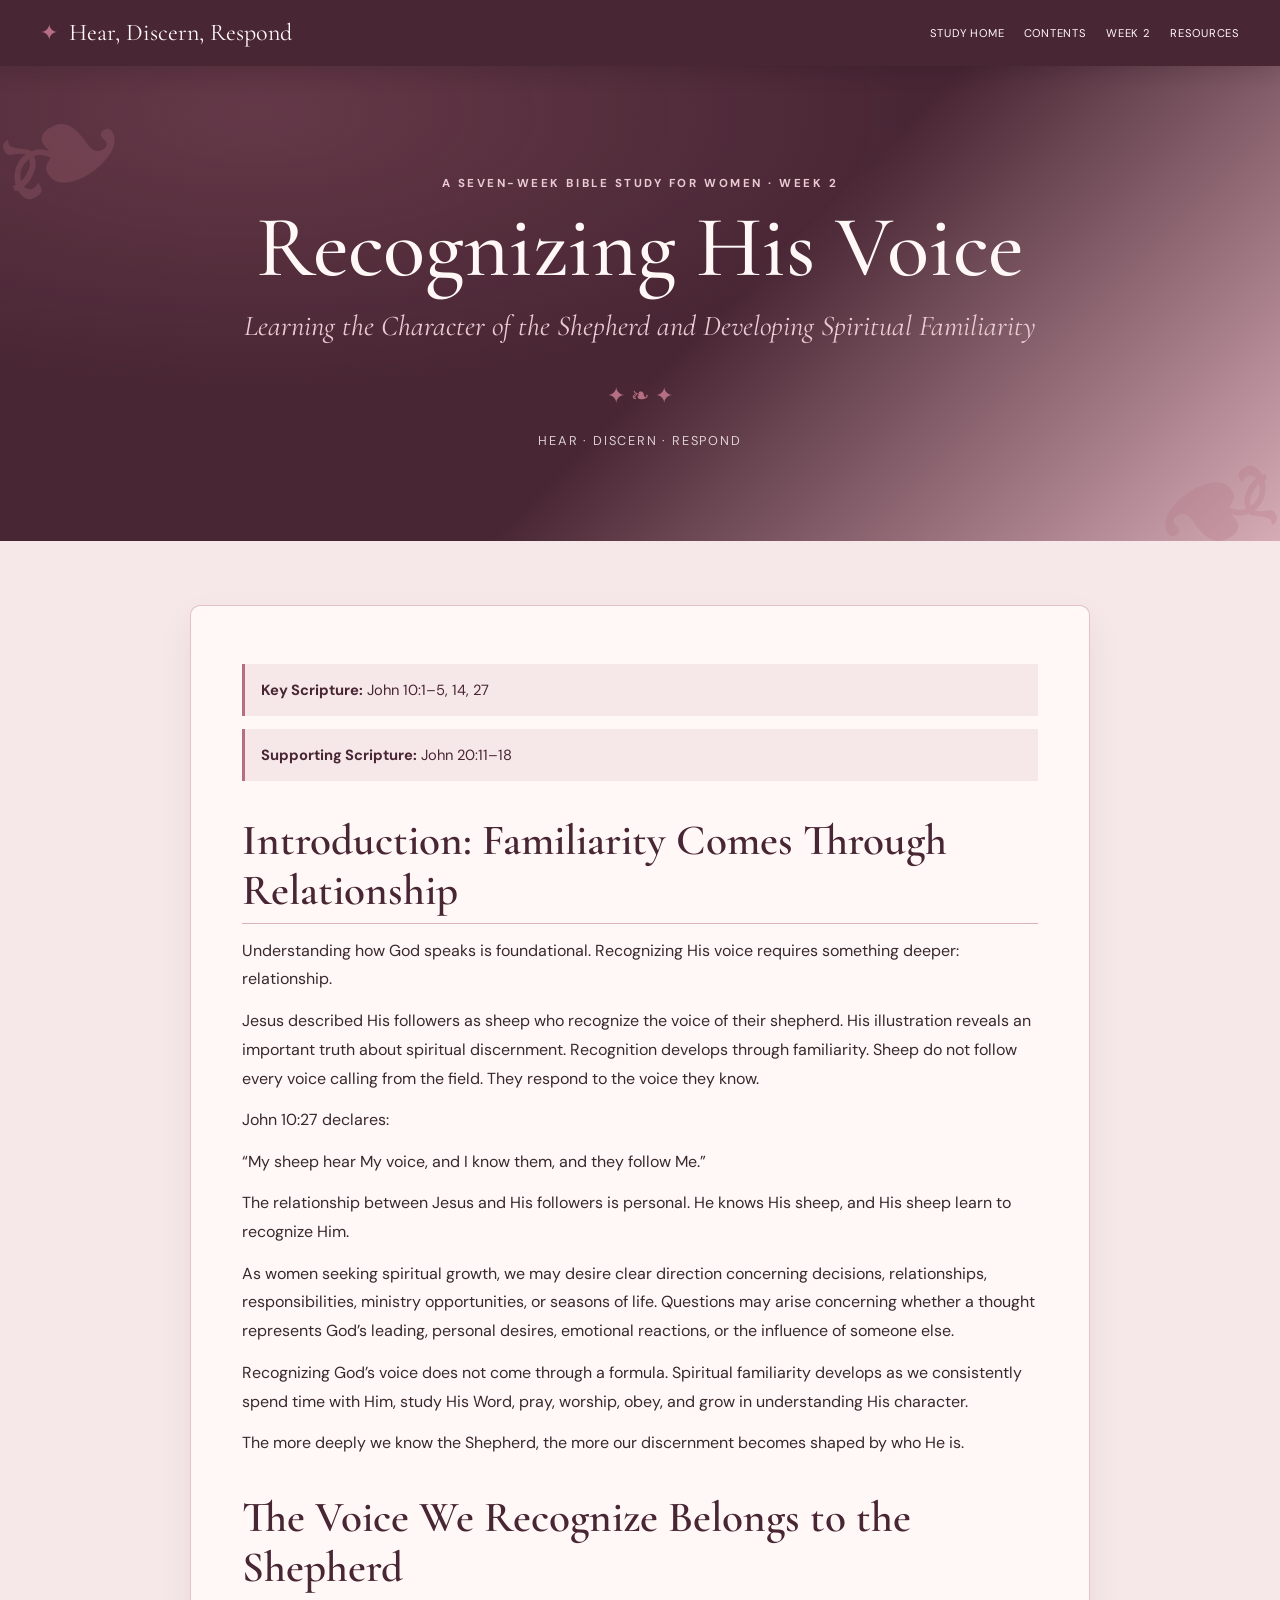
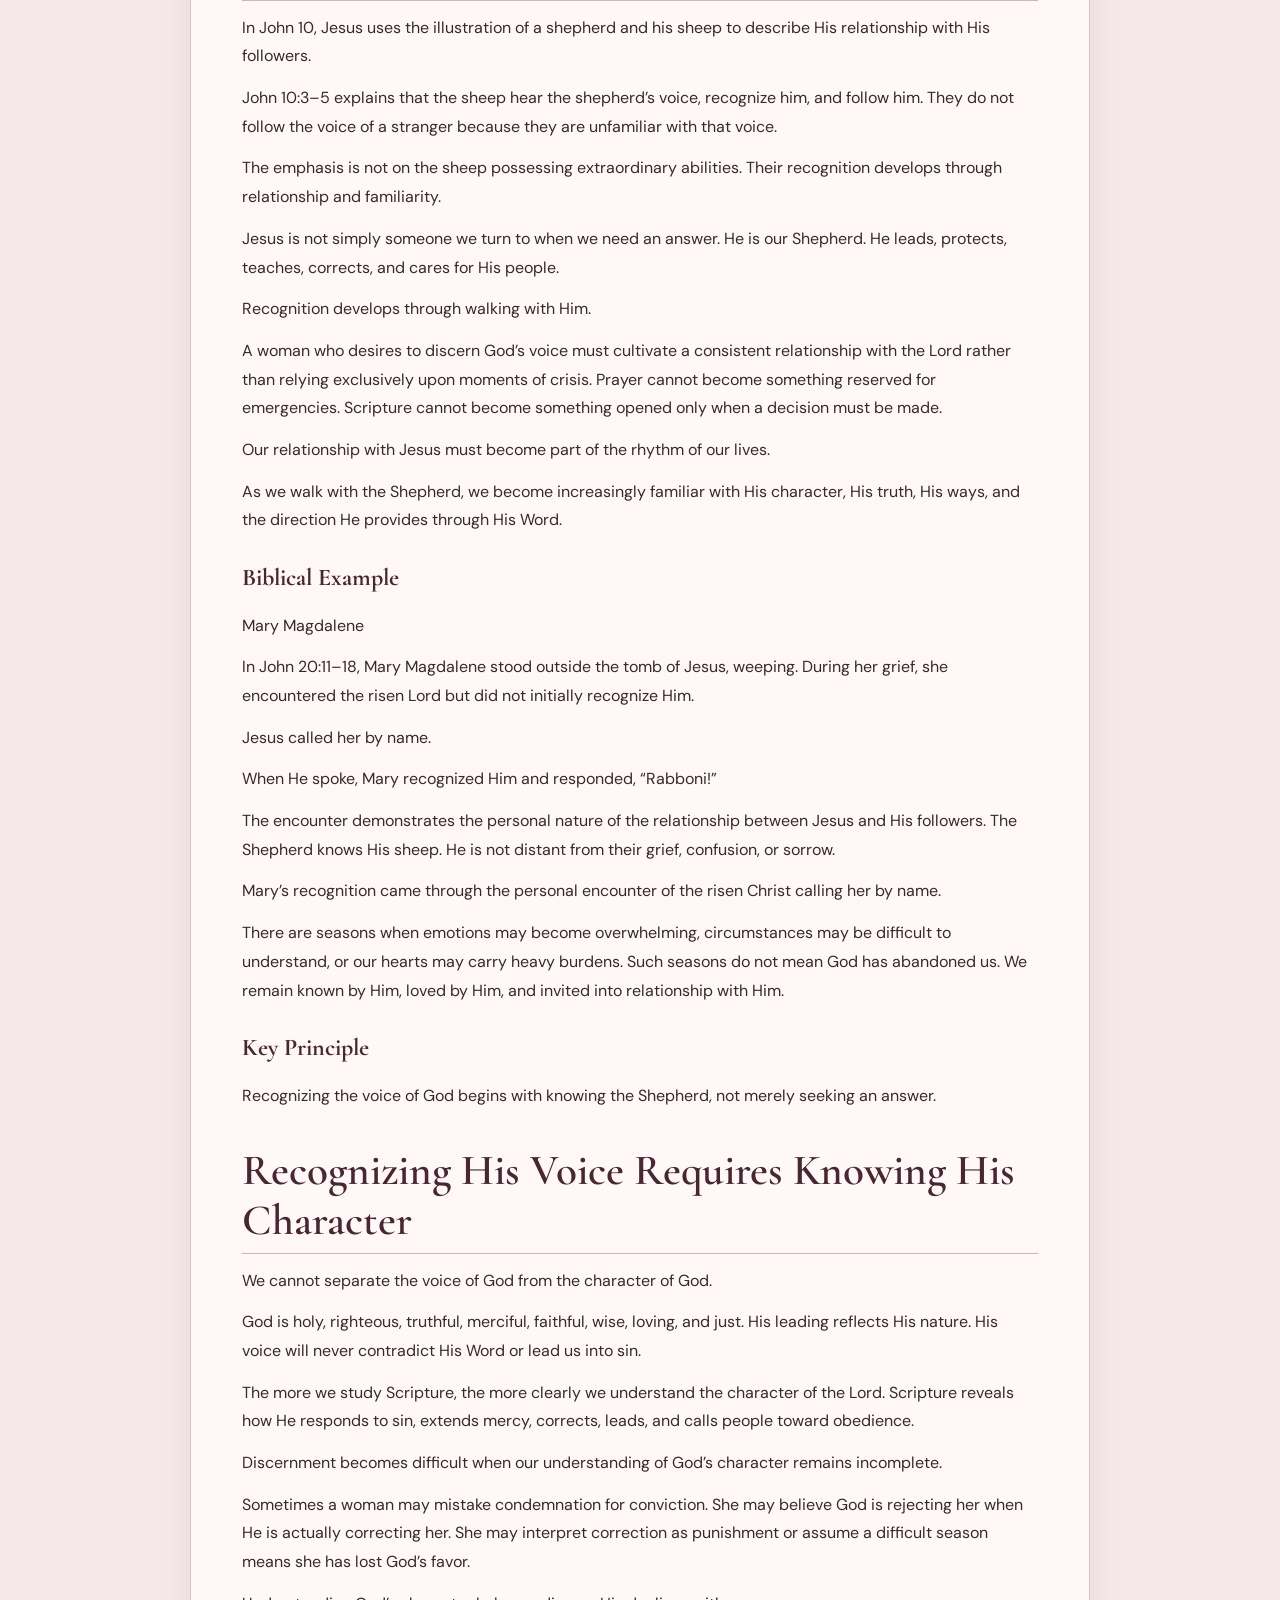
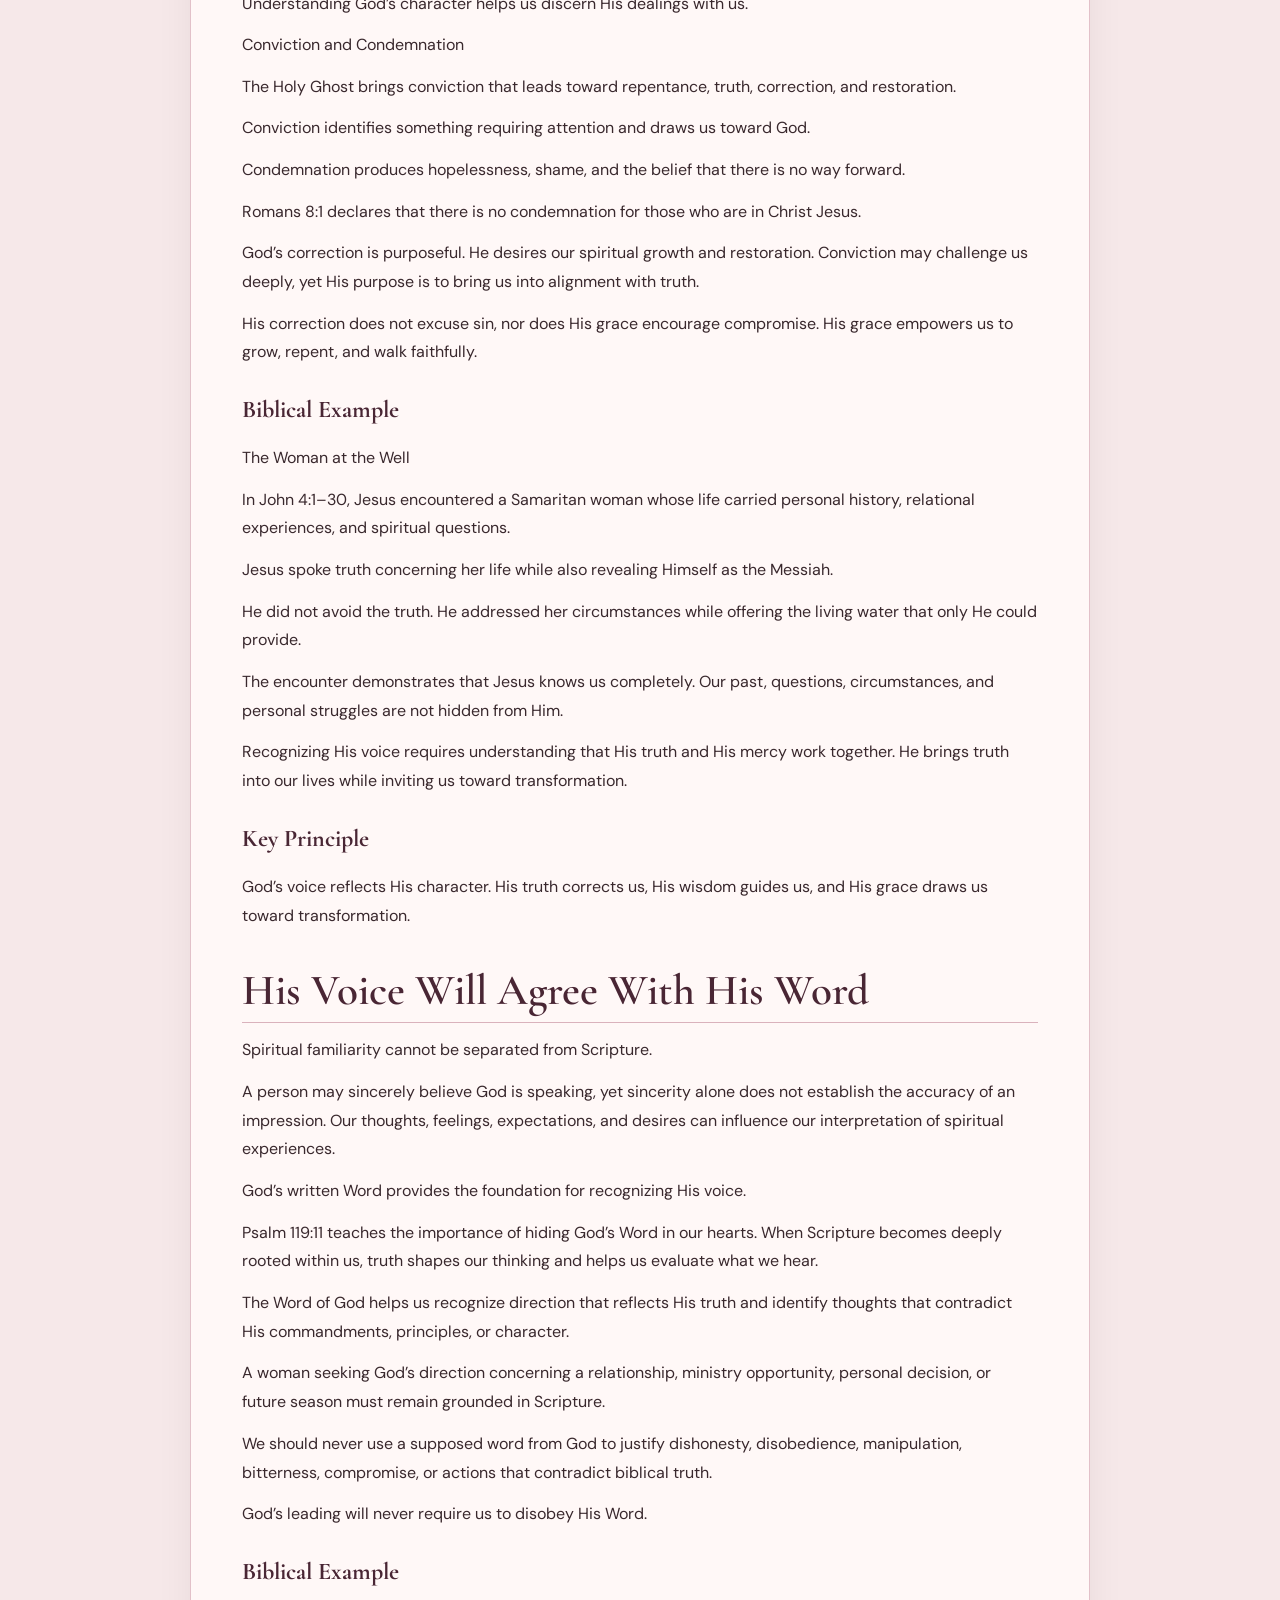
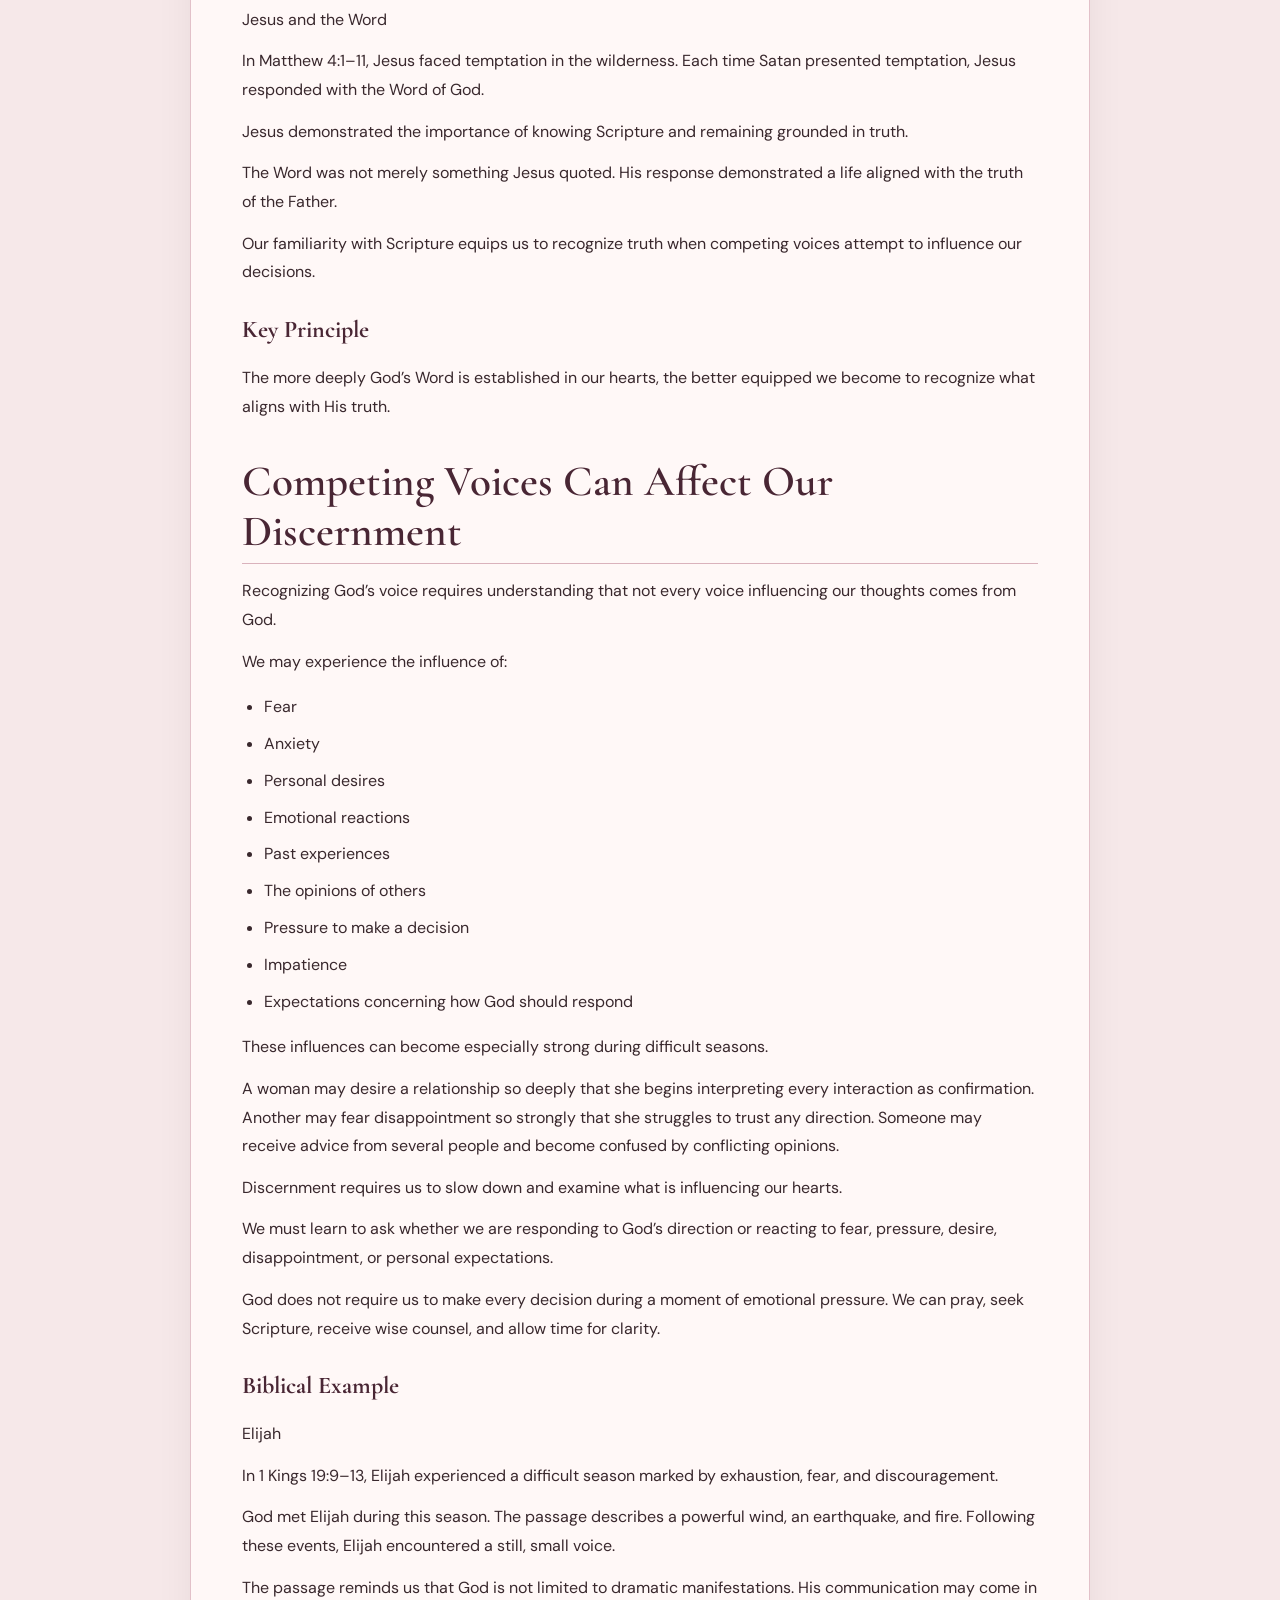
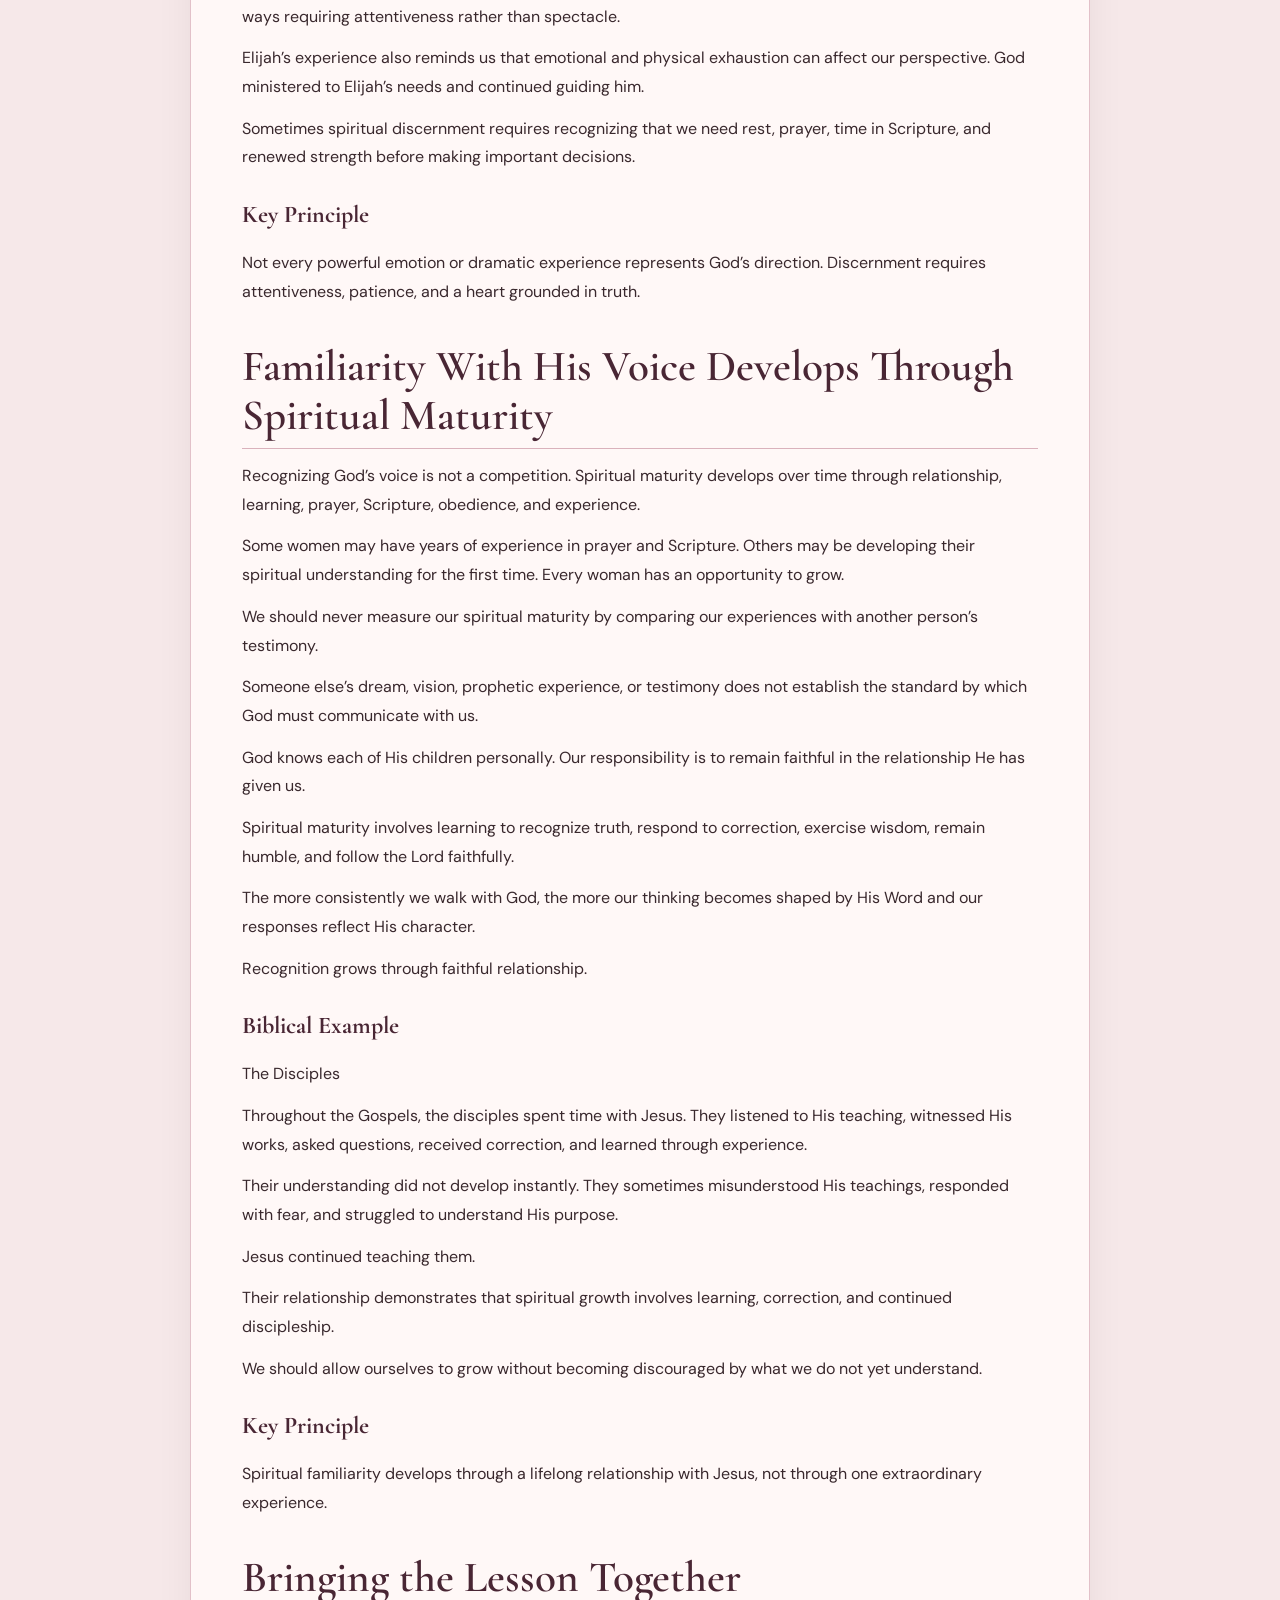
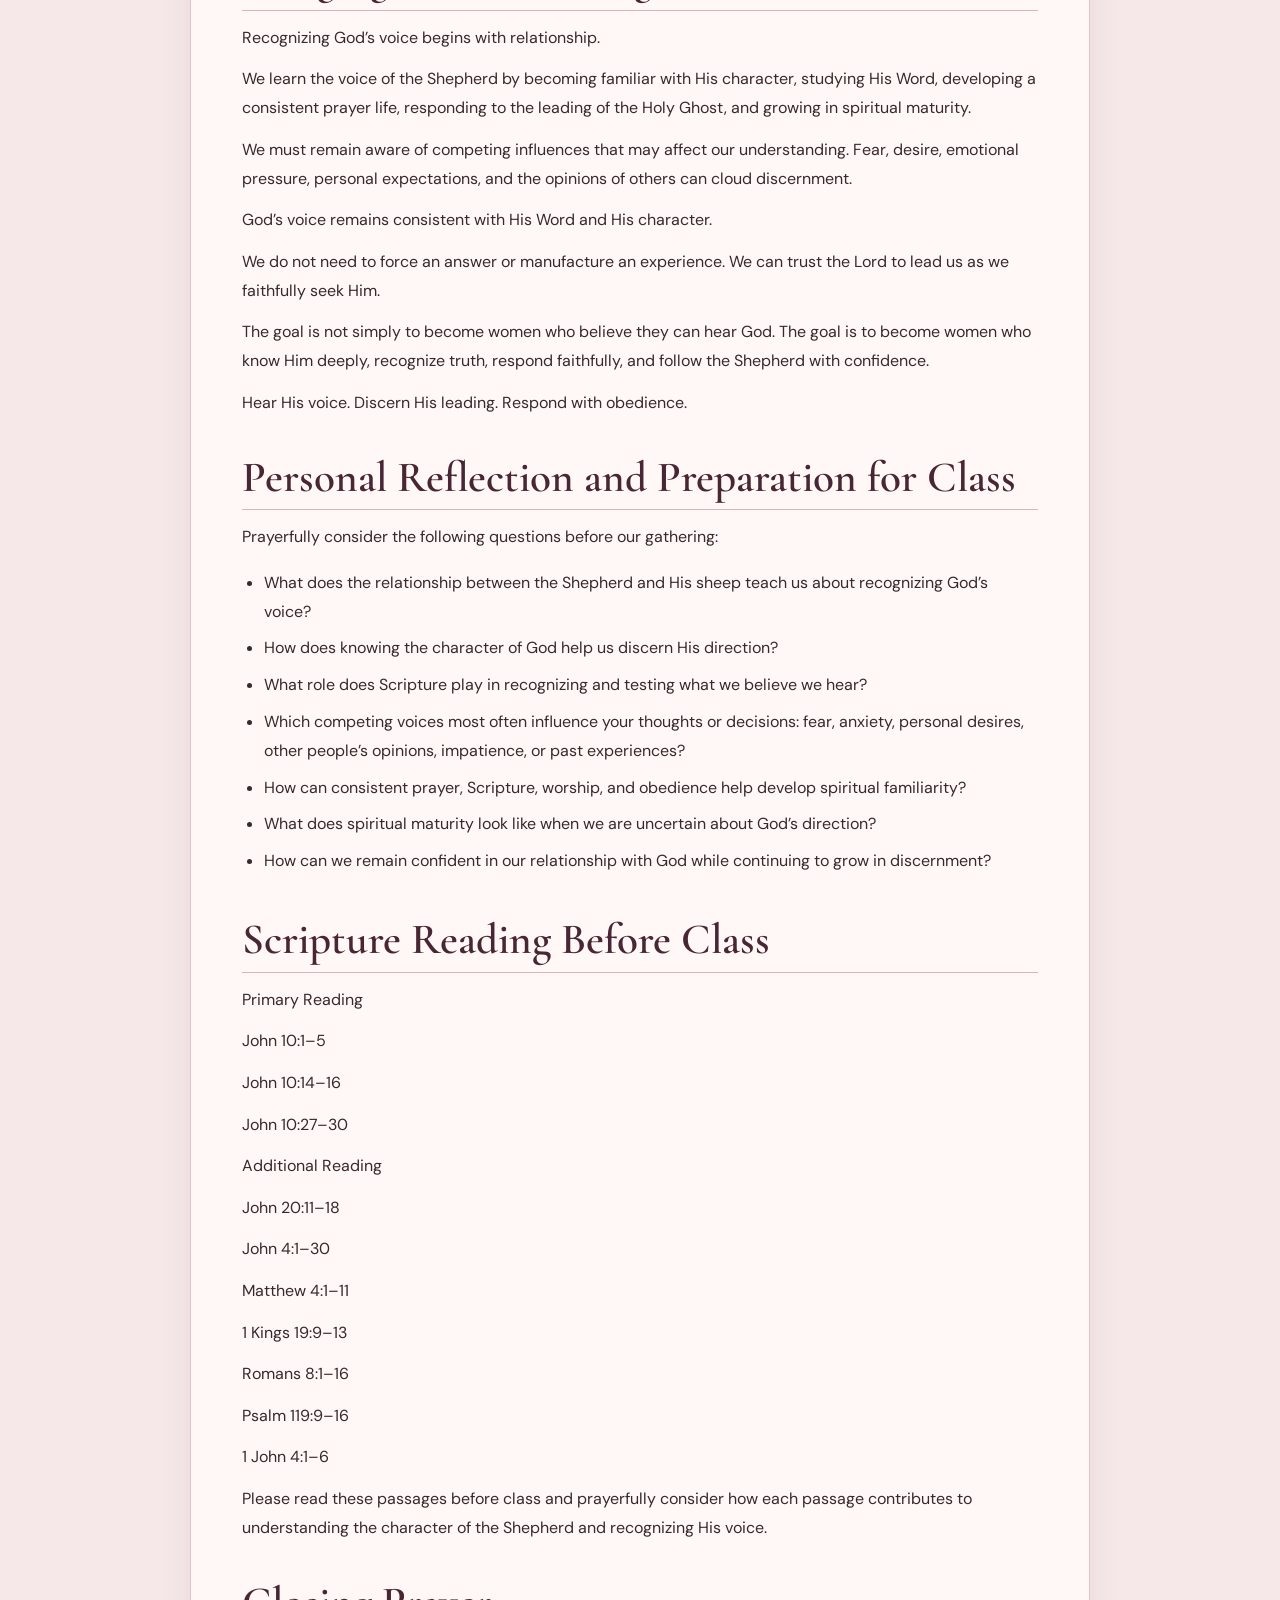
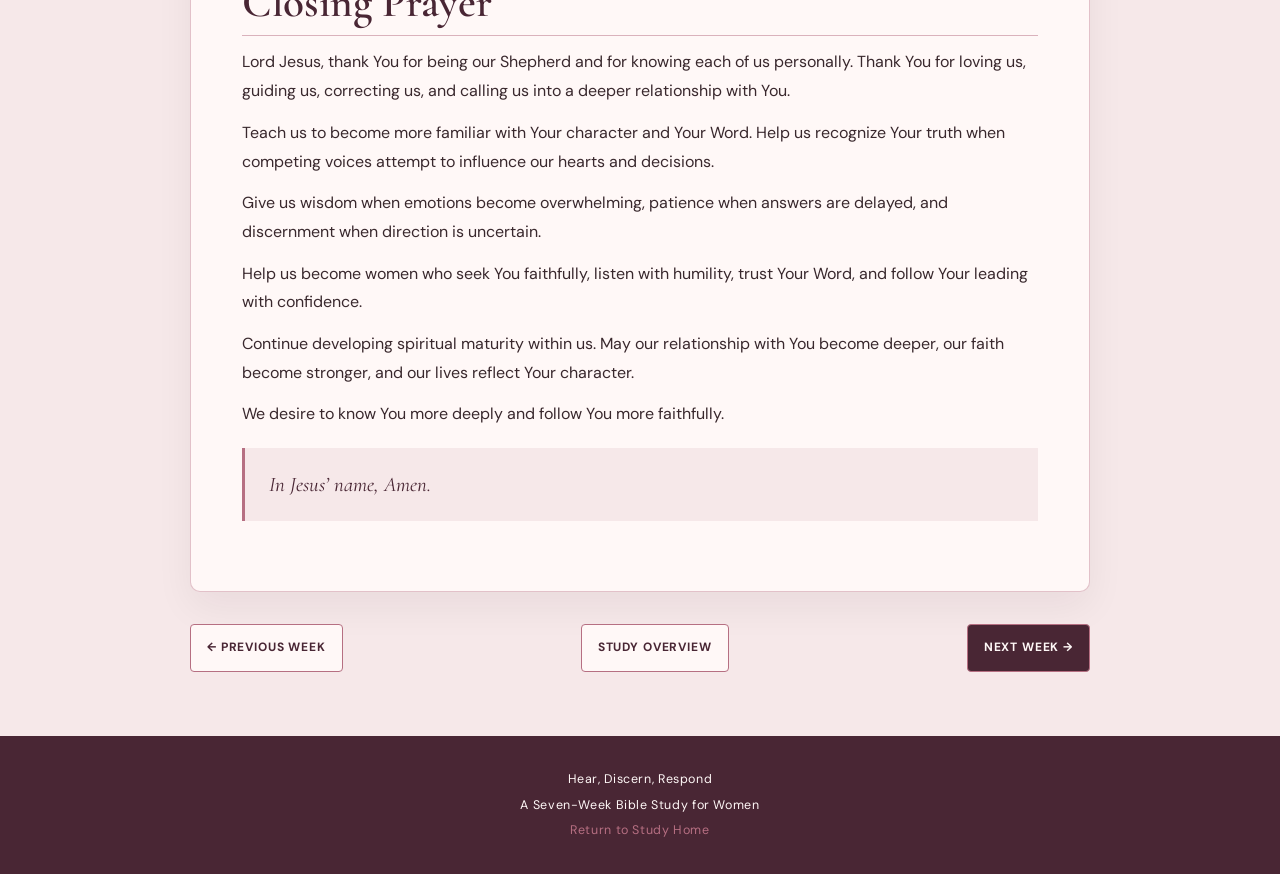
<file: week2.html>
<!DOCTYPE html><html lang="en"><head><meta charset="UTF-8"><meta name="viewport" content="width=device-width, initial-scale=1.0"><meta name="description" content="Week 2: Recognizing His Voice. Learning the Character of the Shepherd and Developing Spiritual Familiarity A lesson from Hear, Discern, Respond, a seven-week Bible study for women."><meta name="theme-color" content="#492634"><title>Week 2: Recognizing His Voice | Hear, Discern, Respond</title><link rel="stylesheet" href="css/week-base.css"><link rel="stylesheet" href="css/week2.css"></head><body class="week-page week-2"><a class="skip-link" href="#lesson-content">Skip to lesson</a><header class="week-header"><div class="week-header-inner"><a class="week-brand" href="index.html"><span class="week-brand-mark" aria-hidden="true">✦</span><span>Hear, Discern, Respond</span></a><nav class="week-nav" aria-label="Study navigation"><a href="index.html">Study Home</a><a href="contents.html">Contents</a><a href="week2.html" aria-current="page">Week 2</a><a href="resources.html">Resources</a></nav></div></header><main id="lesson-content"><section class="week-hero"><div class="week-hero-inner"><span class="week-kicker">A Seven-Week Bible Study for Women · Week 2</span><h1>Recognizing His Voice</h1><p class="week-hero-subtitle">Learning the Character of the Shepherd and Developing Spiritual Familiarity</p><div class="week-hero-ornament" aria-hidden="true">✦ ❧ ✦</div><p class="week-hero-brandline">Hear · Discern · Respond</p></div></section><div class="week-content-wrap"><article class="week-content"><p class="scripture-meta"><strong>Key Scripture:</strong> John 10:1–5, 14, 27</p>
<p class="scripture-meta"><strong>Supporting Scripture:</strong> John 20:11–18</p>
<h2 class="section-heading">Introduction: Familiarity Comes Through Relationship</h2>
<p>Understanding how God speaks is foundational. Recognizing His voice requires something deeper: relationship.</p>
<p>Jesus described His followers as sheep who recognize the voice of their shepherd. His illustration reveals an important truth about spiritual discernment. Recognition develops through familiarity. Sheep do not follow every voice calling from the field. They respond to the voice they know.</p>
<p>John 10:27 declares:</p>
<p>“My sheep hear My voice, and I know them, and they follow Me.”</p>
<p>The relationship between Jesus and His followers is personal. He knows His sheep, and His sheep learn to recognize Him.</p>
<p>As women seeking spiritual growth, we may desire clear direction concerning decisions, relationships, responsibilities, ministry opportunities, or seasons of life. Questions may arise concerning whether a thought represents God’s leading, personal desires, emotional reactions, or the influence of someone else.</p>
<p>Recognizing God’s voice does not come through a formula. Spiritual familiarity develops as we consistently spend time with Him, study His Word, pray, worship, obey, and grow in understanding His character.</p>
<p>The more deeply we know the Shepherd, the more our discernment becomes shaped by who He is.</p>
<h2 class="section-heading">The Voice We Recognize Belongs to the Shepherd</h2>
<p>In John 10, Jesus uses the illustration of a shepherd and his sheep to describe His relationship with His followers.</p>
<p>John 10:3–5 explains that the sheep hear the shepherd’s voice, recognize him, and follow him. They do not follow the voice of a stranger because they are unfamiliar with that voice.</p>
<p>The emphasis is not on the sheep possessing extraordinary abilities. Their recognition develops through relationship and familiarity.</p>
<p>Jesus is not simply someone we turn to when we need an answer. He is our Shepherd. He leads, protects, teaches, corrects, and cares for His people.</p>
<p>Recognition develops through walking with Him.</p>
<p>A woman who desires to discern God’s voice must cultivate a consistent relationship with the Lord rather than relying exclusively upon moments of crisis. Prayer cannot become something reserved for emergencies. Scripture cannot become something opened only when a decision must be made.</p>
<p>Our relationship with Jesus must become part of the rhythm of our lives.</p>
<p>As we walk with the Shepherd, we become increasingly familiar with His character, His truth, His ways, and the direction He provides through His Word.</p>
<h3 class="feature-heading">Biblical Example</h3><p>Mary Magdalene</p>
<p>In John 20:11–18, Mary Magdalene stood outside the tomb of Jesus, weeping. During her grief, she encountered the risen Lord but did not initially recognize Him.</p>
<p>Jesus called her by name.</p>
<p>When He spoke, Mary recognized Him and responded, “Rabboni!”</p>
<p>The encounter demonstrates the personal nature of the relationship between Jesus and His followers. The Shepherd knows His sheep. He is not distant from their grief, confusion, or sorrow.</p>
<p>Mary’s recognition came through the personal encounter of the risen Christ calling her by name.</p>
<p>There are seasons when emotions may become overwhelming, circumstances may be difficult to understand, or our hearts may carry heavy burdens. Such seasons do not mean God has abandoned us. We remain known by Him, loved by Him, and invited into relationship with Him.</p>
<h3 class="feature-heading">Key Principle</h3><p>Recognizing the voice of God begins with knowing the Shepherd, not merely seeking an answer.</p>
<h2 class="section-heading">Recognizing His Voice Requires Knowing His Character</h2>
<p>We cannot separate the voice of God from the character of God.</p>
<p>God is holy, righteous, truthful, merciful, faithful, wise, loving, and just. His leading reflects His nature. His voice will never contradict His Word or lead us into sin.</p>
<p>The more we study Scripture, the more clearly we understand the character of the Lord. Scripture reveals how He responds to sin, extends mercy, corrects, leads, and calls people toward obedience.</p>
<p>Discernment becomes difficult when our understanding of God’s character remains incomplete.</p>
<p>Sometimes a woman may mistake condemnation for conviction. She may believe God is rejecting her when He is actually correcting her. She may interpret correction as punishment or assume a difficult season means she has lost God’s favor.</p>
<p>Understanding God’s character helps us discern His dealings with us.</p>
<p>Conviction and Condemnation</p>
<p>The Holy Ghost brings conviction that leads toward repentance, truth, correction, and restoration.</p>
<p>Conviction identifies something requiring attention and draws us toward God.</p>
<p>Condemnation produces hopelessness, shame, and the belief that there is no way forward.</p>
<p>Romans 8:1 declares that there is no condemnation for those who are in Christ Jesus.</p>
<p>God’s correction is purposeful. He desires our spiritual growth and restoration. Conviction may challenge us deeply, yet His purpose is to bring us into alignment with truth.</p>
<p>His correction does not excuse sin, nor does His grace encourage compromise. His grace empowers us to grow, repent, and walk faithfully.</p>
<h3 class="feature-heading">Biblical Example</h3><p>The Woman at the Well</p>
<p>In John 4:1–30, Jesus encountered a Samaritan woman whose life carried personal history, relational experiences, and spiritual questions.</p>
<p>Jesus spoke truth concerning her life while also revealing Himself as the Messiah.</p>
<p>He did not avoid the truth. He addressed her circumstances while offering the living water that only He could provide.</p>
<p>The encounter demonstrates that Jesus knows us completely. Our past, questions, circumstances, and personal struggles are not hidden from Him.</p>
<p>Recognizing His voice requires understanding that His truth and His mercy work together. He brings truth into our lives while inviting us toward transformation.</p>
<h3 class="feature-heading">Key Principle</h3><p>God’s voice reflects His character. His truth corrects us, His wisdom guides us, and His grace draws us toward transformation.</p>
<h2 class="section-heading">His Voice Will Agree With His Word</h2>
<p>Spiritual familiarity cannot be separated from Scripture.</p>
<p>A person may sincerely believe God is speaking, yet sincerity alone does not establish the accuracy of an impression. Our thoughts, feelings, expectations, and desires can influence our interpretation of spiritual experiences.</p>
<p>God’s written Word provides the foundation for recognizing His voice.</p>
<p>Psalm 119:11 teaches the importance of hiding God’s Word in our hearts. When Scripture becomes deeply rooted within us, truth shapes our thinking and helps us evaluate what we hear.</p>
<p>The Word of God helps us recognize direction that reflects His truth and identify thoughts that contradict His commandments, principles, or character.</p>
<p>A woman seeking God’s direction concerning a relationship, ministry opportunity, personal decision, or future season must remain grounded in Scripture.</p>
<p>We should never use a supposed word from God to justify dishonesty, disobedience, manipulation, bitterness, compromise, or actions that contradict biblical truth.</p>
<p>God’s leading will never require us to disobey His Word.</p>
<h3 class="feature-heading">Biblical Example</h3><p>Jesus and the Word</p>
<p>In Matthew 4:1–11, Jesus faced temptation in the wilderness. Each time Satan presented temptation, Jesus responded with the Word of God.</p>
<p>Jesus demonstrated the importance of knowing Scripture and remaining grounded in truth.</p>
<p>The Word was not merely something Jesus quoted. His response demonstrated a life aligned with the truth of the Father.</p>
<p>Our familiarity with Scripture equips us to recognize truth when competing voices attempt to influence our decisions.</p>
<h3 class="feature-heading">Key Principle</h3><p>The more deeply God’s Word is established in our hearts, the better equipped we become to recognize what aligns with His truth.</p>
<h2 class="section-heading">Competing Voices Can Affect Our Discernment</h2>
<p>Recognizing God’s voice requires understanding that not every voice influencing our thoughts comes from God.</p>
<p>We may experience the influence of:</p>
<ul class="study-list"><li>Fear</li>
<li>Anxiety</li>
<li>Personal desires</li>
<li>Emotional reactions</li>
<li>Past experiences</li>
<li>The opinions of others</li>
<li>Pressure to make a decision</li>
<li>Impatience</li>
<li>Expectations concerning how God should respond</li>
</ul><p>These influences can become especially strong during difficult seasons.</p>
<p>A woman may desire a relationship so deeply that she begins interpreting every interaction as confirmation. Another may fear disappointment so strongly that she struggles to trust any direction. Someone may receive advice from several people and become confused by conflicting opinions.</p>
<p>Discernment requires us to slow down and examine what is influencing our hearts.</p>
<p>We must learn to ask whether we are responding to God’s direction or reacting to fear, pressure, desire, disappointment, or personal expectations.</p>
<p>God does not require us to make every decision during a moment of emotional pressure. We can pray, seek Scripture, receive wise counsel, and allow time for clarity.</p>
<h3 class="feature-heading">Biblical Example</h3><p>Elijah</p>
<p>In 1 Kings 19:9–13, Elijah experienced a difficult season marked by exhaustion, fear, and discouragement.</p>
<p>God met Elijah during this season. The passage describes a powerful wind, an earthquake, and fire. Following these events, Elijah encountered a still, small voice.</p>
<p>The passage reminds us that God is not limited to dramatic manifestations. His communication may come in ways requiring attentiveness rather than spectacle.</p>
<p>Elijah’s experience also reminds us that emotional and physical exhaustion can affect our perspective. God ministered to Elijah’s needs and continued guiding him.</p>
<p>Sometimes spiritual discernment requires recognizing that we need rest, prayer, time in Scripture, and renewed strength before making important decisions.</p>
<h3 class="feature-heading">Key Principle</h3><p>Not every powerful emotion or dramatic experience represents God’s direction. Discernment requires attentiveness, patience, and a heart grounded in truth.</p>
<h2 class="section-heading">Familiarity With His Voice Develops Through Spiritual Maturity</h2>
<p>Recognizing God’s voice is not a competition. Spiritual maturity develops over time through relationship, learning, prayer, Scripture, obedience, and experience.</p>
<p>Some women may have years of experience in prayer and Scripture. Others may be developing their spiritual understanding for the first time. Every woman has an opportunity to grow.</p>
<p>We should never measure our spiritual maturity by comparing our experiences with another person’s testimony.</p>
<p>Someone else’s dream, vision, prophetic experience, or testimony does not establish the standard by which God must communicate with us.</p>
<p>God knows each of His children personally. Our responsibility is to remain faithful in the relationship He has given us.</p>
<p>Spiritual maturity involves learning to recognize truth, respond to correction, exercise wisdom, remain humble, and follow the Lord faithfully.</p>
<p>The more consistently we walk with God, the more our thinking becomes shaped by His Word and our responses reflect His character.</p>
<p>Recognition grows through faithful relationship.</p>
<h3 class="feature-heading">Biblical Example</h3><p>The Disciples</p>
<p>Throughout the Gospels, the disciples spent time with Jesus. They listened to His teaching, witnessed His works, asked questions, received correction, and learned through experience.</p>
<p>Their understanding did not develop instantly. They sometimes misunderstood His teachings, responded with fear, and struggled to understand His purpose.</p>
<p>Jesus continued teaching them.</p>
<p>Their relationship demonstrates that spiritual growth involves learning, correction, and continued discipleship.</p>
<p>We should allow ourselves to grow without becoming discouraged by what we do not yet understand.</p>
<h3 class="feature-heading">Key Principle</h3><p>Spiritual familiarity develops through a lifelong relationship with Jesus, not through one extraordinary experience.</p>
<h2 class="section-heading">Bringing the Lesson Together</h2>
<p>Recognizing God’s voice begins with relationship.</p>
<p>We learn the voice of the Shepherd by becoming familiar with His character, studying His Word, developing a consistent prayer life, responding to the leading of the Holy Ghost, and growing in spiritual maturity.</p>
<p>We must remain aware of competing influences that may affect our understanding. Fear, desire, emotional pressure, personal expectations, and the opinions of others can cloud discernment.</p>
<p>God’s voice remains consistent with His Word and His character.</p>
<p>We do not need to force an answer or manufacture an experience. We can trust the Lord to lead us as we faithfully seek Him.</p>
<p>The goal is not simply to become women who believe they can hear God. The goal is to become women who know Him deeply, recognize truth, respond faithfully, and follow the Shepherd with confidence.</p>
<p>Hear His voice. Discern His leading. Respond with obedience.</p>
<h2 class="section-heading">Personal Reflection and Preparation for Class</h2>
<p>Prayerfully consider the following questions before our gathering:</p>
<ul class="study-list"><li>What does the relationship between the Shepherd and His sheep teach us about recognizing God’s voice?</li>
<li>How does knowing the character of God help us discern His direction?</li>
<li>What role does Scripture play in recognizing and testing what we believe we hear?</li>
<li>Which competing voices most often influence your thoughts or decisions: fear, anxiety, personal desires, other people’s opinions, impatience, or past experiences?</li>
<li>How can consistent prayer, Scripture, worship, and obedience help develop spiritual familiarity?</li>
<li>What does spiritual maturity look like when we are uncertain about God’s direction?</li>
<li>How can we remain confident in our relationship with God while continuing to grow in discernment?</li>
</ul><h2 class="section-heading">Scripture Reading Before Class</h2>
<p>Primary Reading</p>
<p>John 10:1–5</p>
<p>John 10:14–16</p>
<p>John 10:27–30</p>
<p>Additional Reading</p>
<p>John 20:11–18</p>
<p>John 4:1–30</p>
<p>Matthew 4:1–11</p>
<p>1 Kings 19:9–13</p>
<p>Romans 8:1–16</p>
<p>Psalm 119:9–16</p>
<p>1 John 4:1–6</p>
<p>Please read these passages before class and prayerfully consider how each passage contributes to understanding the character of the Shepherd and recognizing His voice.</p>
<h2 class="section-heading">Closing Prayer</h2>
<p>Lord Jesus, thank You for being our Shepherd and for knowing each of us personally. Thank You for loving us, guiding us, correcting us, and calling us into a deeper relationship with You.</p>
<p>Teach us to become more familiar with Your character and Your Word. Help us recognize Your truth when competing voices attempt to influence our hearts and decisions.</p>
<p>Give us wisdom when emotions become overwhelming, patience when answers are delayed, and discernment when direction is uncertain.</p>
<p>Help us become women who seek You faithfully, listen with humility, trust Your Word, and follow Your leading with confidence.</p>
<p>Continue developing spiritual maturity within us. May our relationship with You become deeper, our faith become stronger, and our lives reflect Your character.</p>
<p>We desire to know You more deeply and follow You more faithfully.</p>
<blockquote>In Jesus’ name, Amen.</blockquote></article><nav class="week-bottom-nav" aria-label="Lesson navigation"><a href="week1.html">← Previous Week</a><a href="index.html">Study Overview</a><a class="primary" href="week3.html">Next Week →</a></nav></div></main><footer class="week-footer"><p>Hear, Discern, Respond</p><p>A Seven-Week Bible Study for Women</p><p><a href="index.html">Return to Study Home</a></p></footer></body></html>
</file>
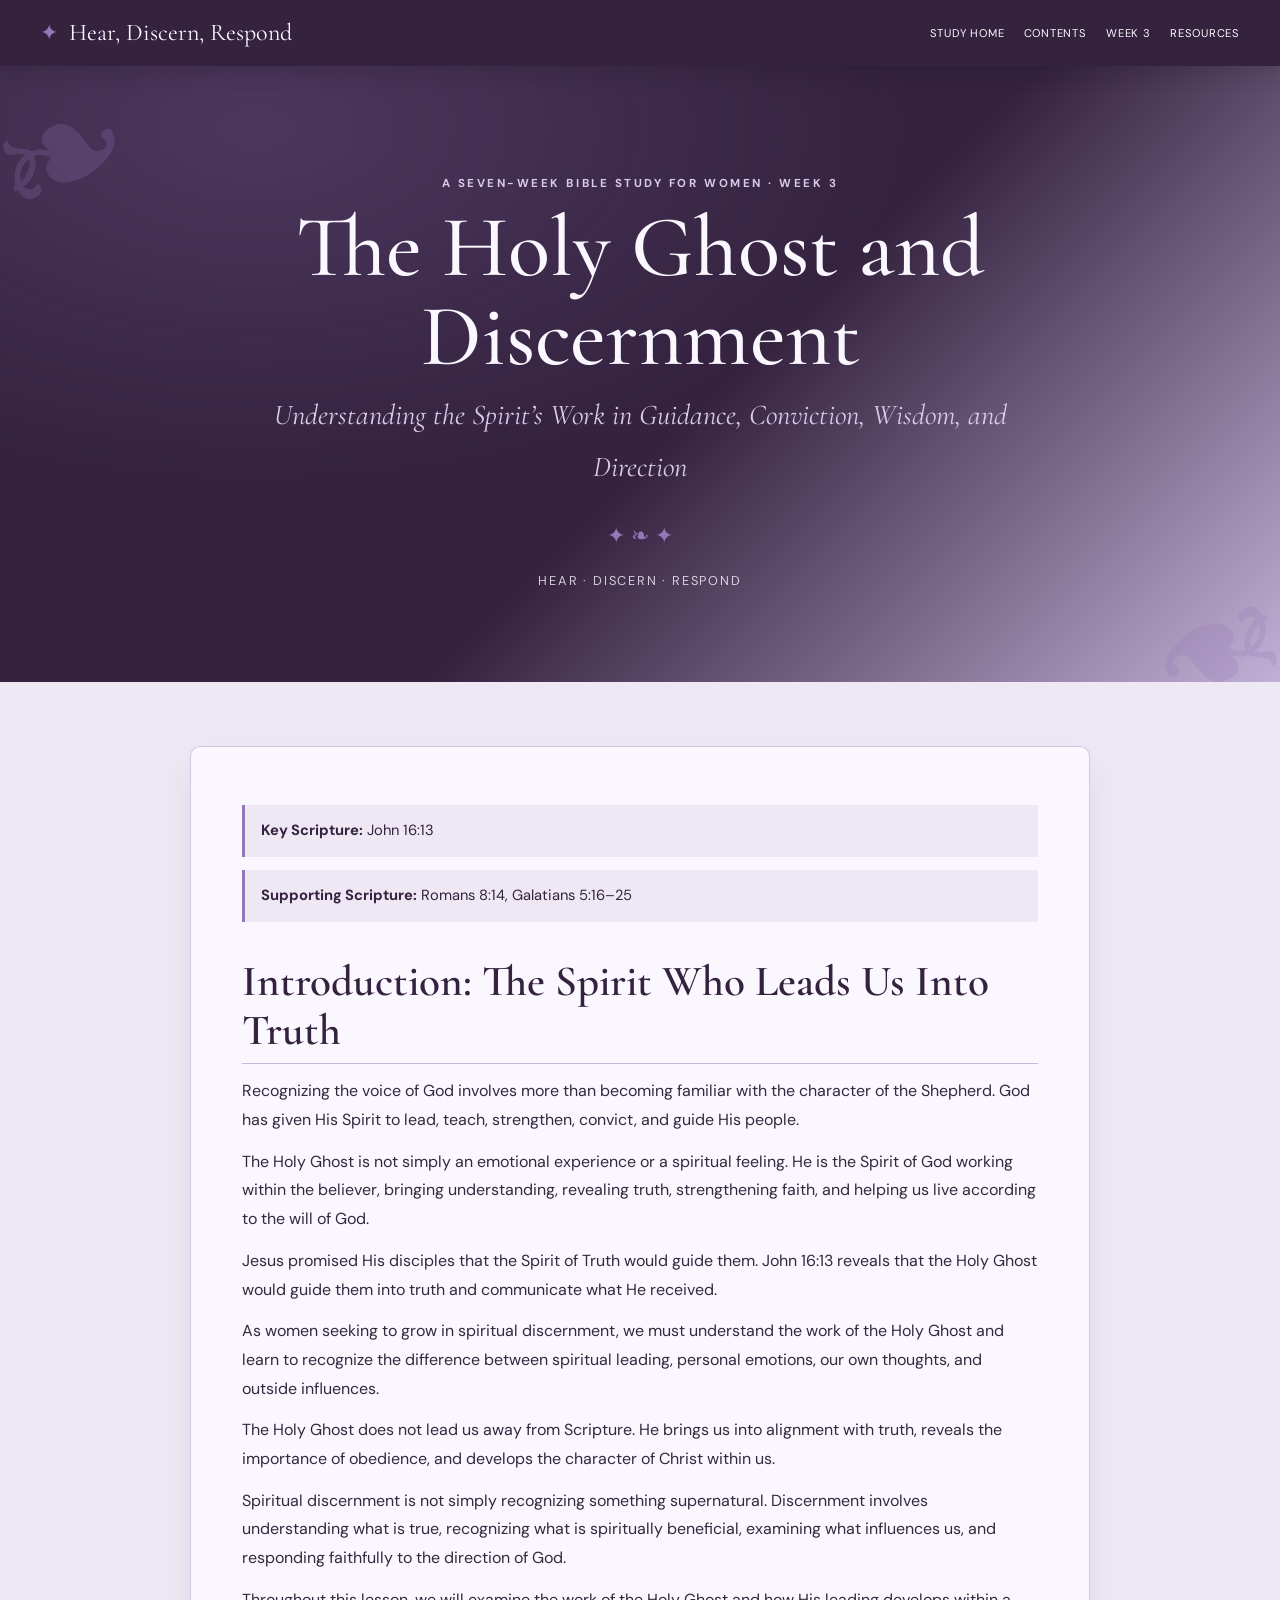
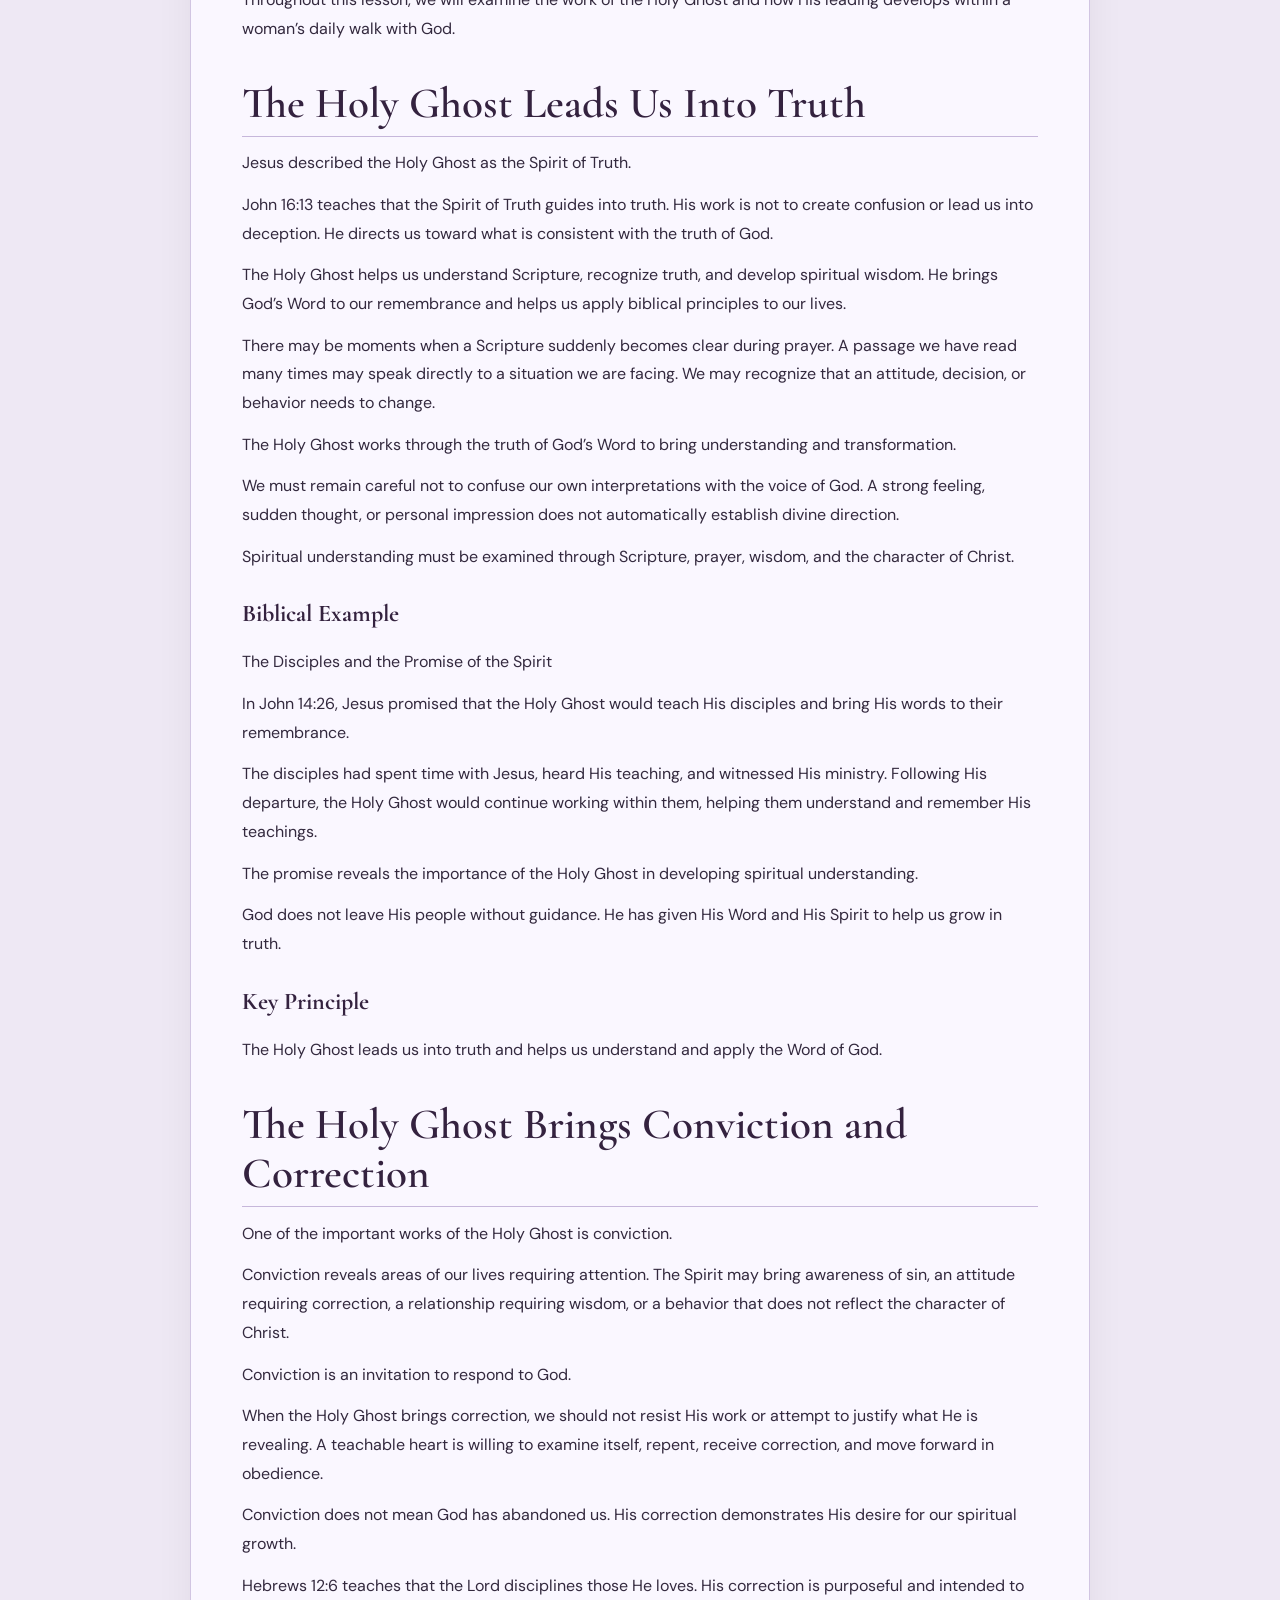
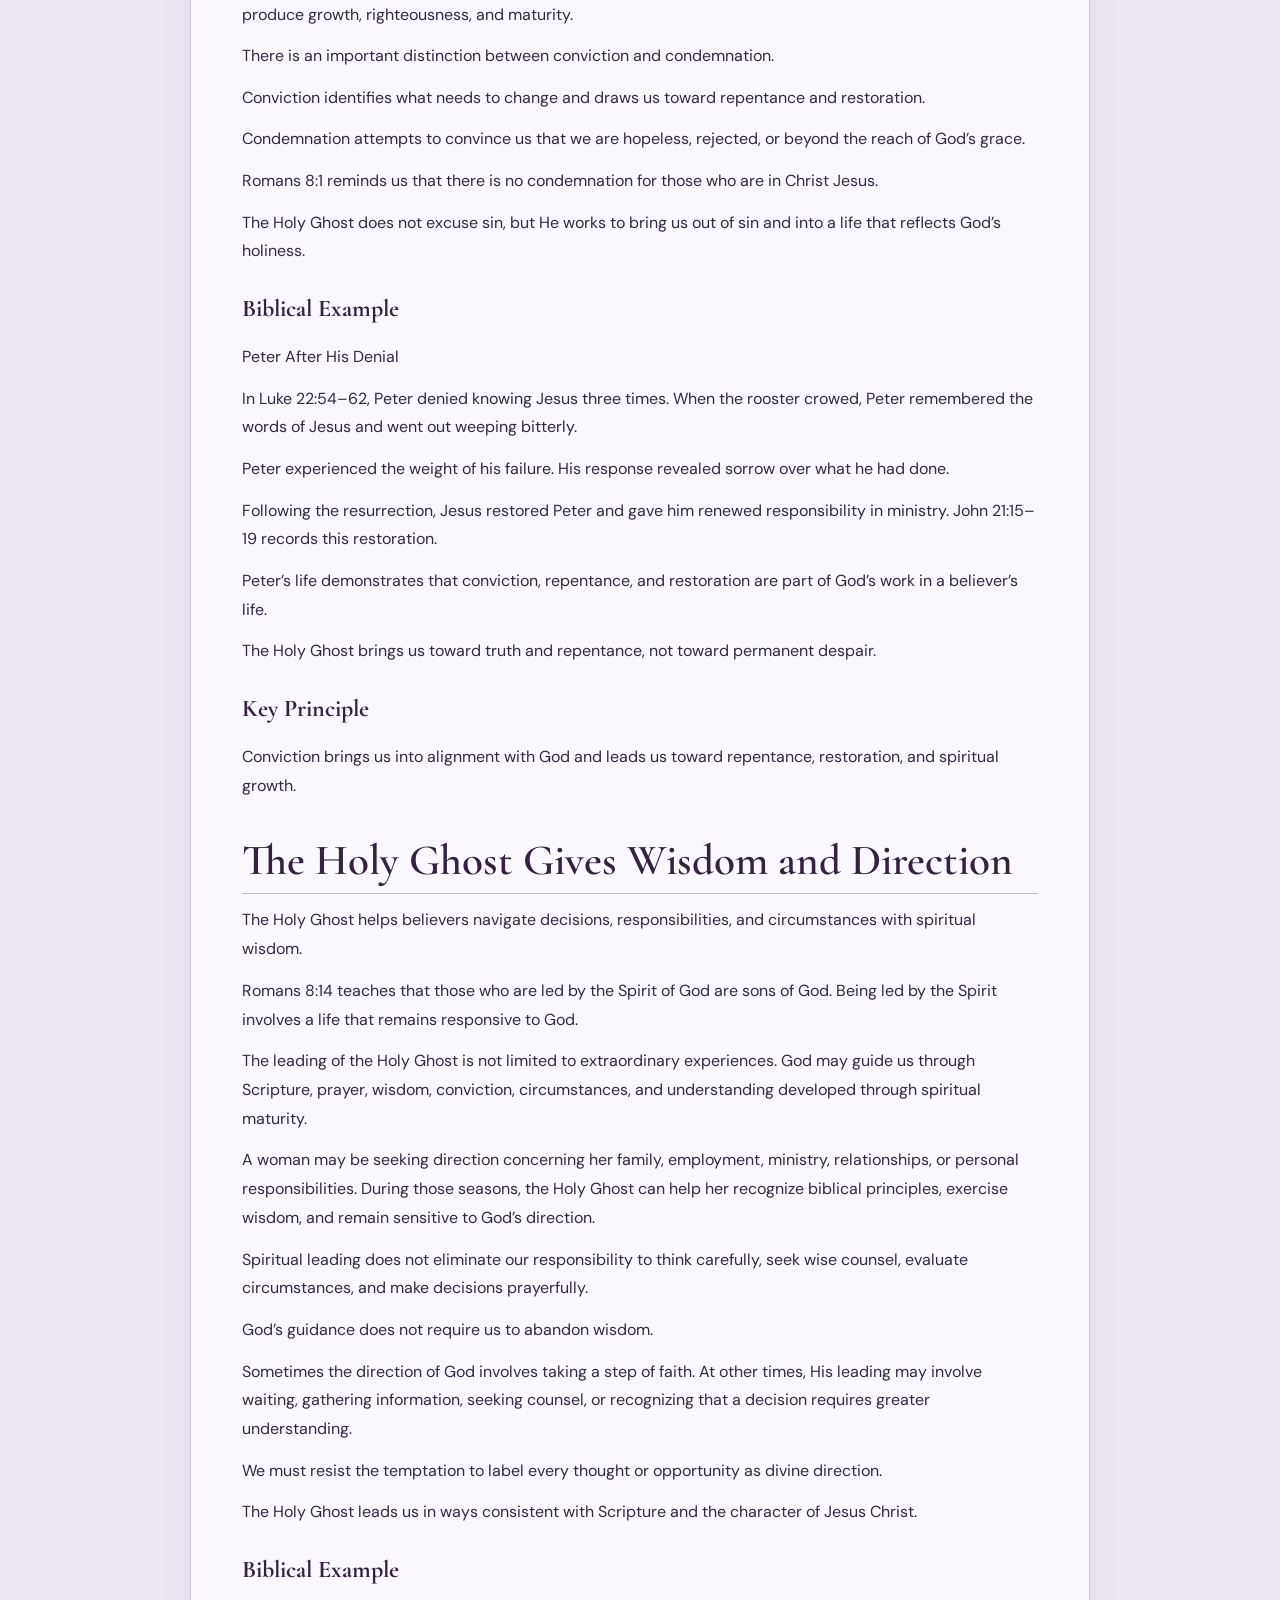
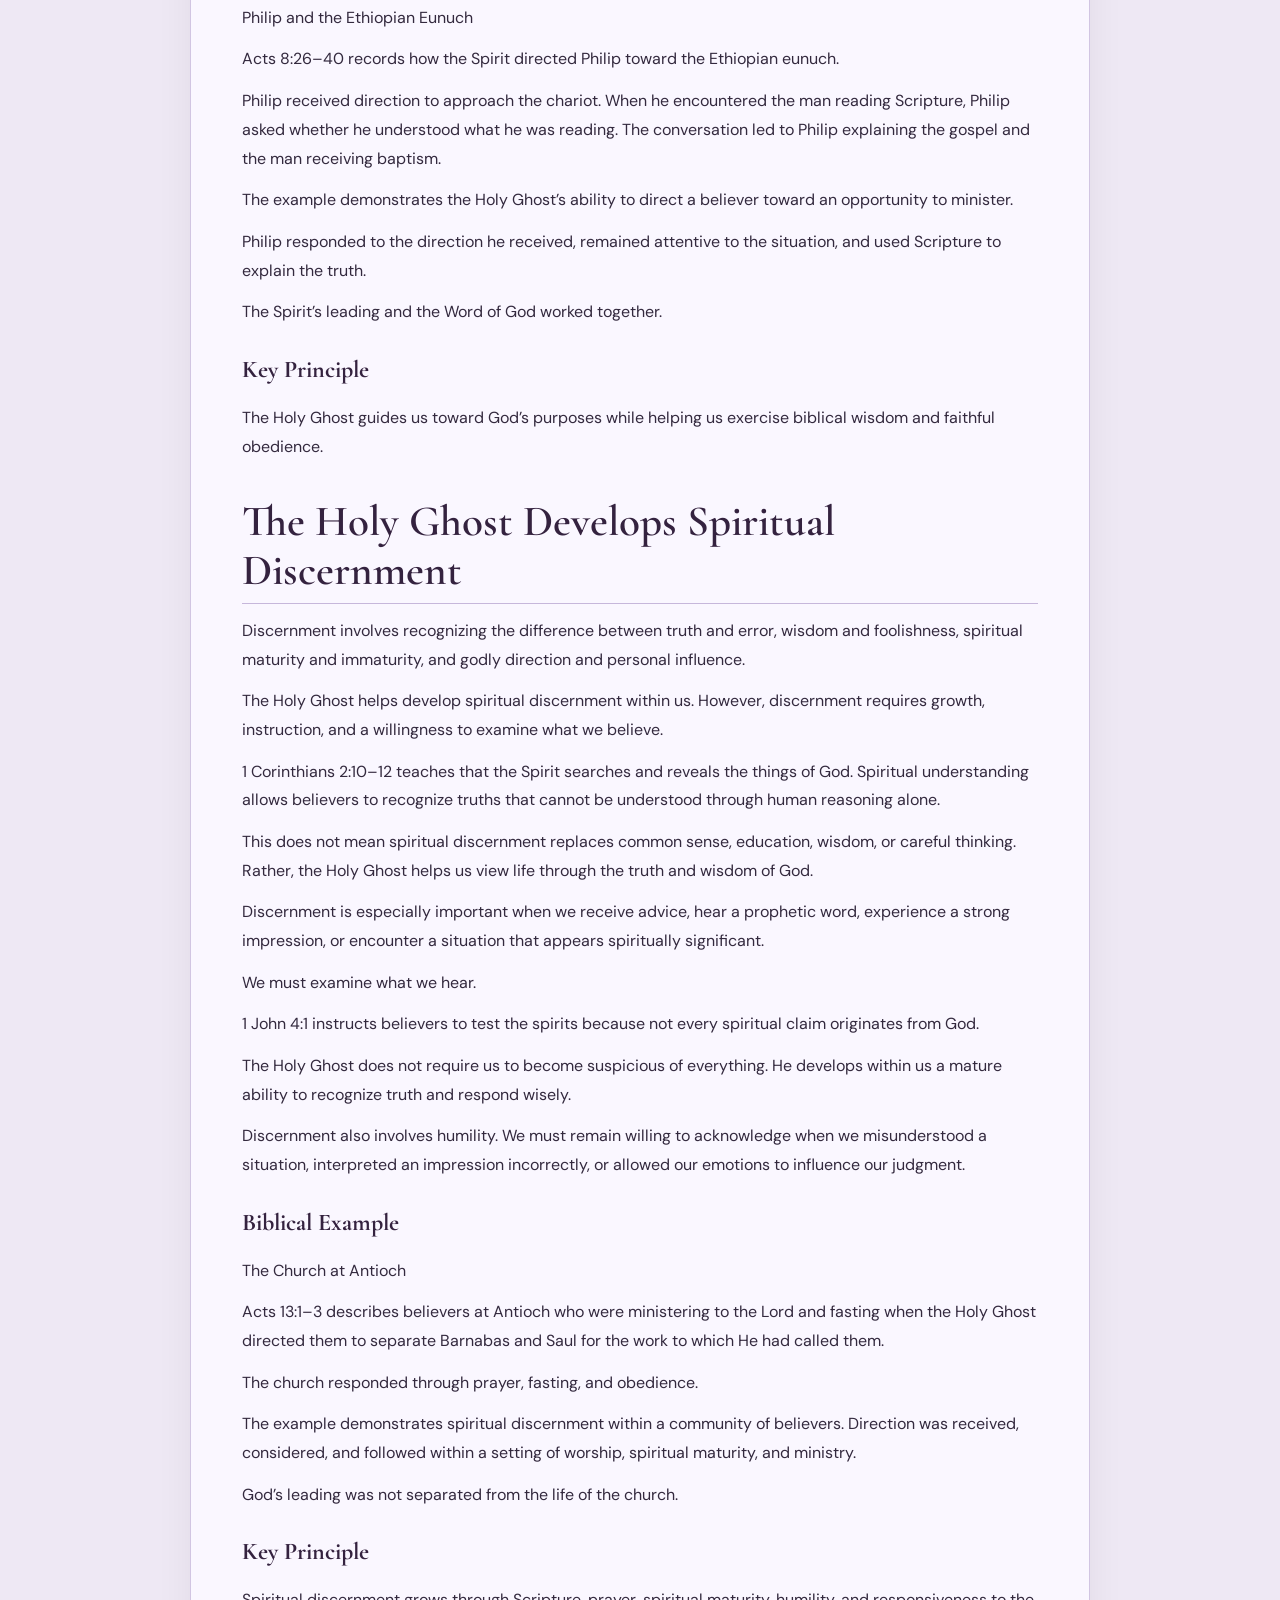
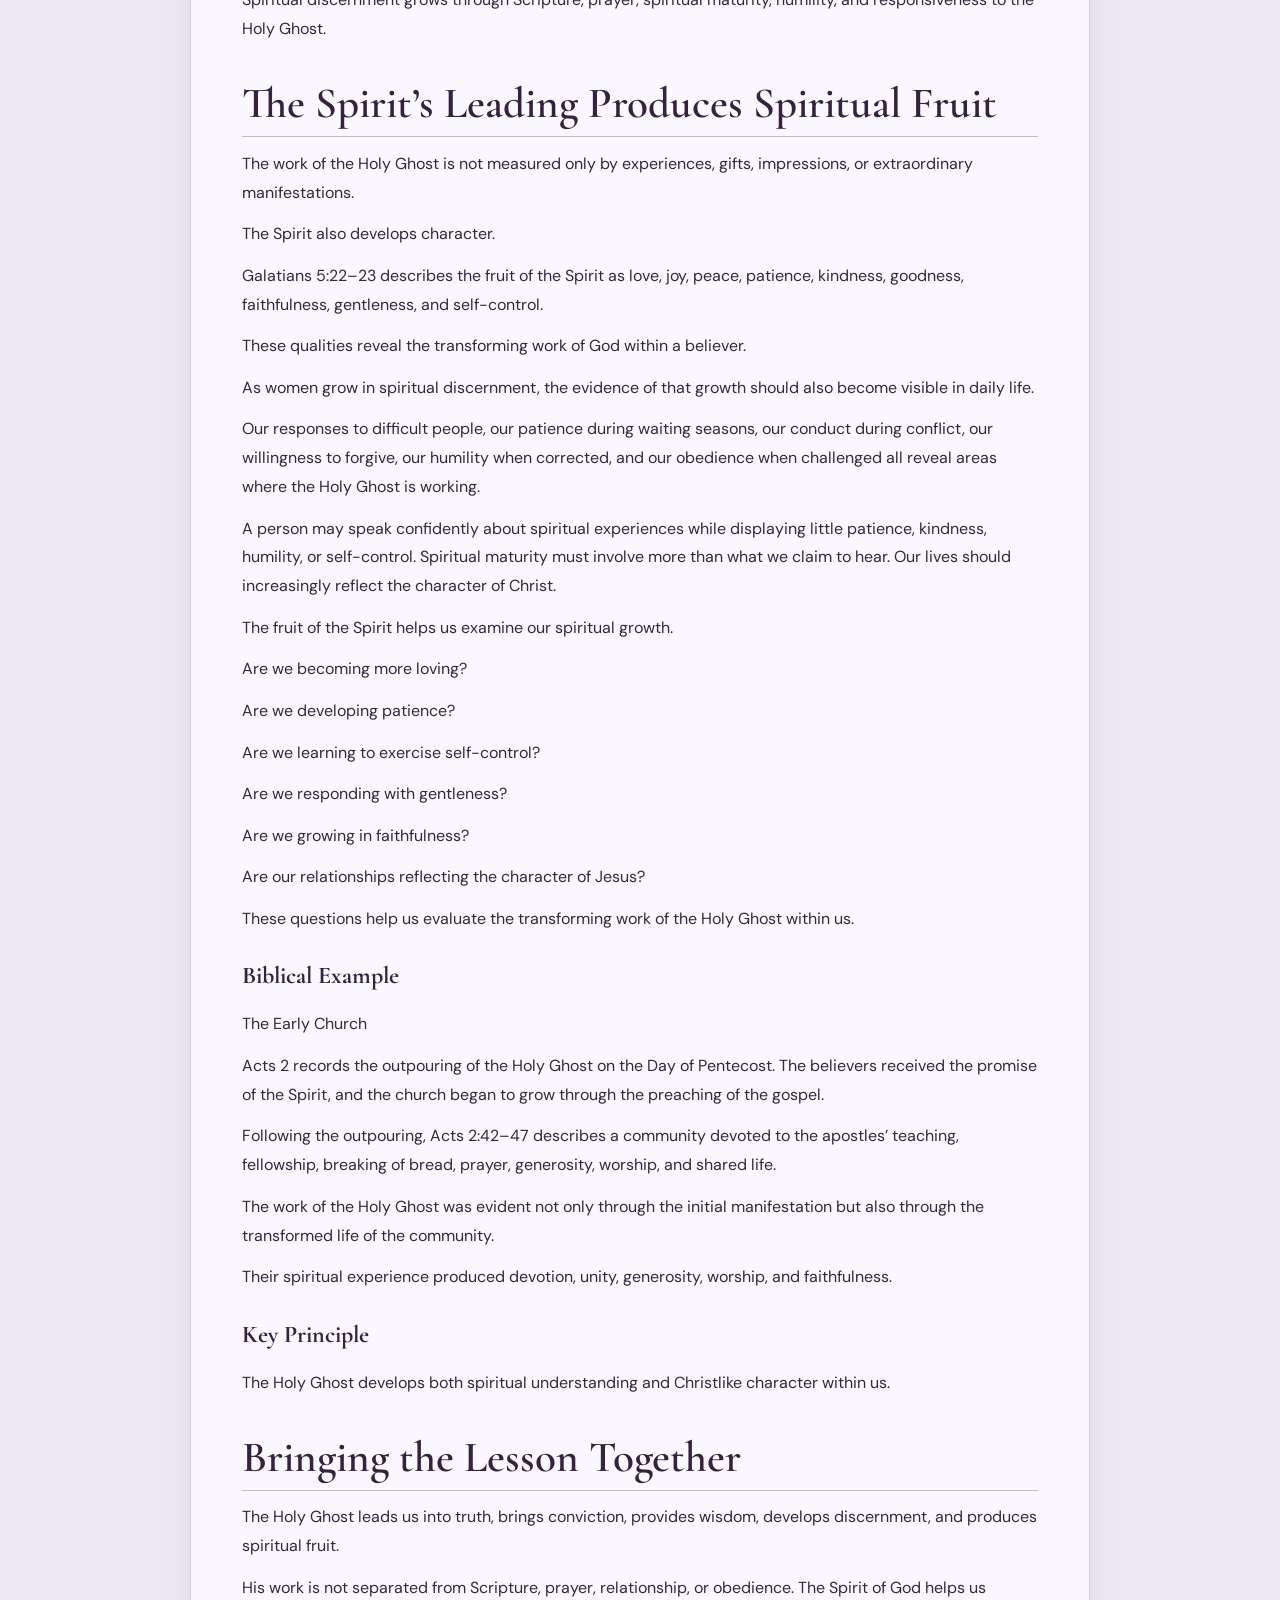
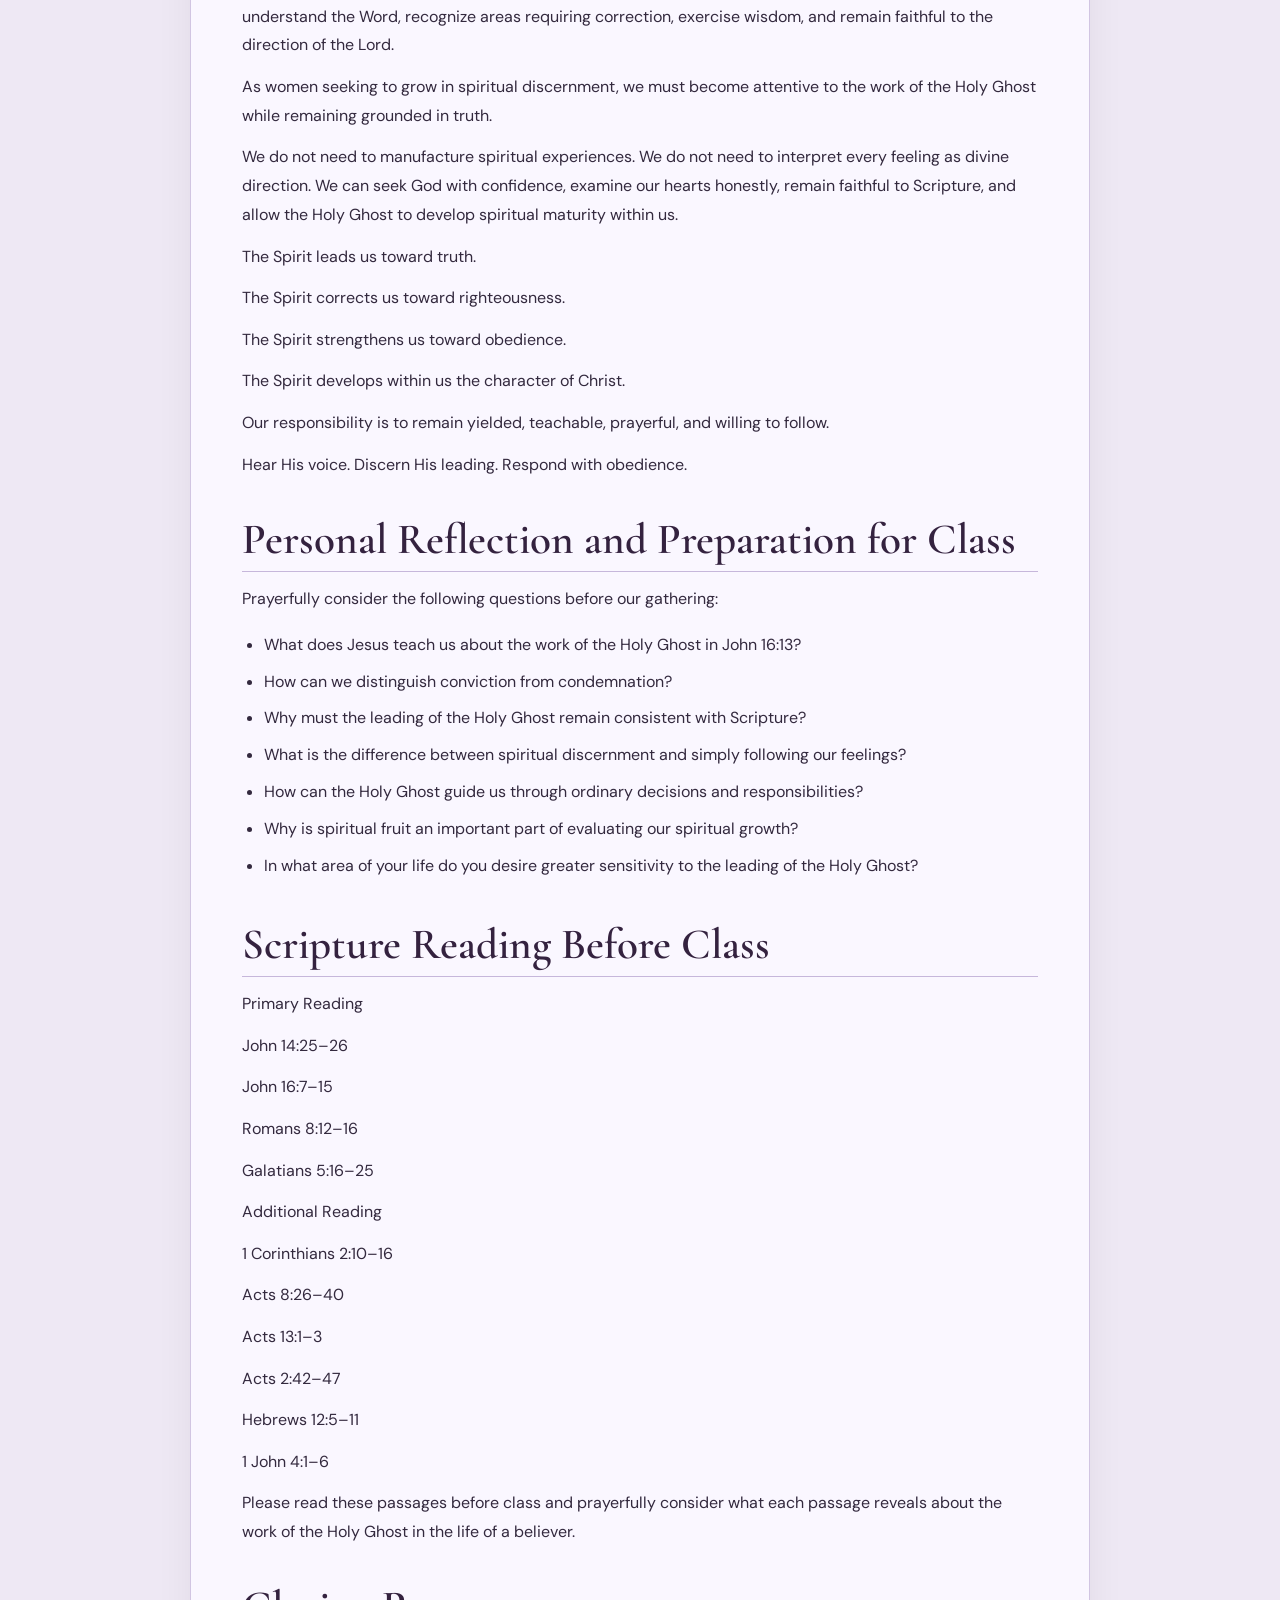
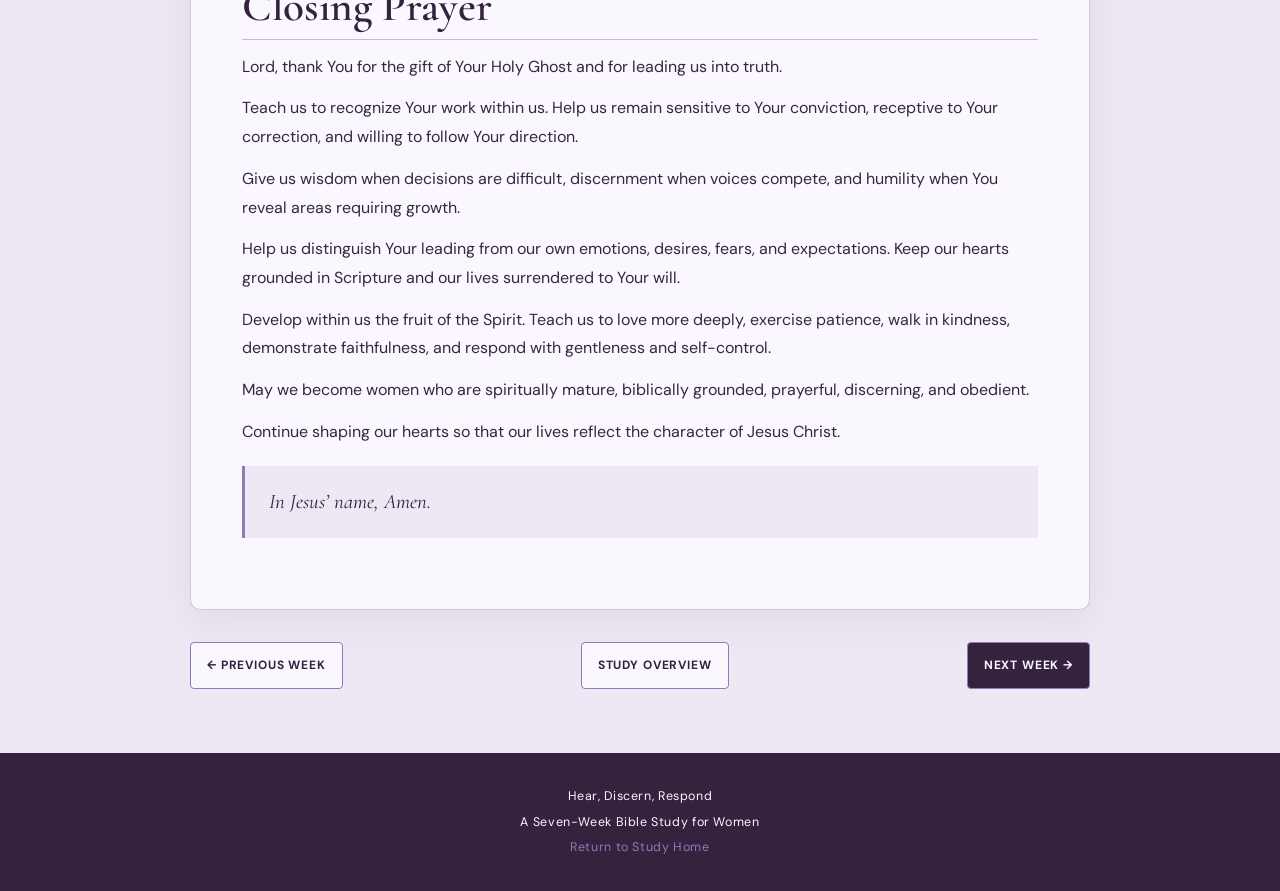
<file: week3.html>
<!DOCTYPE html><html lang="en"><head><meta charset="UTF-8"><meta name="viewport" content="width=device-width, initial-scale=1.0"><meta name="description" content="Week 3: The Holy Ghost and Discernment. Understanding the Spirit’s Work in Guidance, Conviction, Wisdom, and Direction A lesson from Hear, Discern, Respond, a seven-week Bible study for women."><meta name="theme-color" content="#34223f"><title>Week 3: The Holy Ghost and Discernment | Hear, Discern, Respond</title><link rel="stylesheet" href="css/week-base.css"><link rel="stylesheet" href="css/week3.css"></head><body class="week-page week-3"><a class="skip-link" href="#lesson-content">Skip to lesson</a><header class="week-header"><div class="week-header-inner"><a class="week-brand" href="index.html"><span class="week-brand-mark" aria-hidden="true">✦</span><span>Hear, Discern, Respond</span></a><nav class="week-nav" aria-label="Study navigation"><a href="index.html">Study Home</a><a href="contents.html">Contents</a><a href="week3.html" aria-current="page">Week 3</a><a href="resources.html">Resources</a></nav></div></header><main id="lesson-content"><section class="week-hero"><div class="week-hero-inner"><span class="week-kicker">A Seven-Week Bible Study for Women · Week 3</span><h1>The Holy Ghost and Discernment</h1><p class="week-hero-subtitle">Understanding the Spirit’s Work in Guidance, Conviction, Wisdom, and Direction</p><div class="week-hero-ornament" aria-hidden="true">✦ ❧ ✦</div><p class="week-hero-brandline">Hear · Discern · Respond</p></div></section><div class="week-content-wrap"><article class="week-content"><p class="scripture-meta"><strong>Key Scripture:</strong> John 16:13</p>
<p class="scripture-meta"><strong>Supporting Scripture:</strong> Romans 8:14, Galatians 5:16–25</p>
<h2 class="section-heading">Introduction: The Spirit Who Leads Us Into Truth</h2>
<p>Recognizing the voice of God involves more than becoming familiar with the character of the Shepherd. God has given His Spirit to lead, teach, strengthen, convict, and guide His people.</p>
<p>The Holy Ghost is not simply an emotional experience or a spiritual feeling. He is the Spirit of God working within the believer, bringing understanding, revealing truth, strengthening faith, and helping us live according to the will of God.</p>
<p>Jesus promised His disciples that the Spirit of Truth would guide them. John 16:13 reveals that the Holy Ghost would guide them into truth and communicate what He received.</p>
<p>As women seeking to grow in spiritual discernment, we must understand the work of the Holy Ghost and learn to recognize the difference between spiritual leading, personal emotions, our own thoughts, and outside influences.</p>
<p>The Holy Ghost does not lead us away from Scripture. He brings us into alignment with truth, reveals the importance of obedience, and develops the character of Christ within us.</p>
<p>Spiritual discernment is not simply recognizing something supernatural. Discernment involves understanding what is true, recognizing what is spiritually beneficial, examining what influences us, and responding faithfully to the direction of God.</p>
<p>Throughout this lesson, we will examine the work of the Holy Ghost and how His leading develops within a woman’s daily walk with God.</p>
<h2 class="section-heading">The Holy Ghost Leads Us Into Truth</h2>
<p>Jesus described the Holy Ghost as the Spirit of Truth.</p>
<p>John 16:13 teaches that the Spirit of Truth guides into truth. His work is not to create confusion or lead us into deception. He directs us toward what is consistent with the truth of God.</p>
<p>The Holy Ghost helps us understand Scripture, recognize truth, and develop spiritual wisdom. He brings God’s Word to our remembrance and helps us apply biblical principles to our lives.</p>
<p>There may be moments when a Scripture suddenly becomes clear during prayer. A passage we have read many times may speak directly to a situation we are facing. We may recognize that an attitude, decision, or behavior needs to change.</p>
<p>The Holy Ghost works through the truth of God’s Word to bring understanding and transformation.</p>
<p>We must remain careful not to confuse our own interpretations with the voice of God. A strong feeling, sudden thought, or personal impression does not automatically establish divine direction.</p>
<p>Spiritual understanding must be examined through Scripture, prayer, wisdom, and the character of Christ.</p>
<h3 class="feature-heading">Biblical Example</h3><p>The Disciples and the Promise of the Spirit</p>
<p>In John 14:26, Jesus promised that the Holy Ghost would teach His disciples and bring His words to their remembrance.</p>
<p>The disciples had spent time with Jesus, heard His teaching, and witnessed His ministry. Following His departure, the Holy Ghost would continue working within them, helping them understand and remember His teachings.</p>
<p>The promise reveals the importance of the Holy Ghost in developing spiritual understanding.</p>
<p>God does not leave His people without guidance. He has given His Word and His Spirit to help us grow in truth.</p>
<h3 class="feature-heading">Key Principle</h3><p>The Holy Ghost leads us into truth and helps us understand and apply the Word of God.</p>
<h2 class="section-heading">The Holy Ghost Brings Conviction and Correction</h2>
<p>One of the important works of the Holy Ghost is conviction.</p>
<p>Conviction reveals areas of our lives requiring attention. The Spirit may bring awareness of sin, an attitude requiring correction, a relationship requiring wisdom, or a behavior that does not reflect the character of Christ.</p>
<p>Conviction is an invitation to respond to God.</p>
<p>When the Holy Ghost brings correction, we should not resist His work or attempt to justify what He is revealing. A teachable heart is willing to examine itself, repent, receive correction, and move forward in obedience.</p>
<p>Conviction does not mean God has abandoned us. His correction demonstrates His desire for our spiritual growth.</p>
<p>Hebrews 12:6 teaches that the Lord disciplines those He loves. His correction is purposeful and intended to produce growth, righteousness, and maturity.</p>
<p>There is an important distinction between conviction and condemnation.</p>
<p>Conviction identifies what needs to change and draws us toward repentance and restoration.</p>
<p>Condemnation attempts to convince us that we are hopeless, rejected, or beyond the reach of God’s grace.</p>
<p>Romans 8:1 reminds us that there is no condemnation for those who are in Christ Jesus.</p>
<p>The Holy Ghost does not excuse sin, but He works to bring us out of sin and into a life that reflects God’s holiness.</p>
<h3 class="feature-heading">Biblical Example</h3><p>Peter After His Denial</p>
<p>In Luke 22:54–62, Peter denied knowing Jesus three times. When the rooster crowed, Peter remembered the words of Jesus and went out weeping bitterly.</p>
<p>Peter experienced the weight of his failure. His response revealed sorrow over what he had done.</p>
<p>Following the resurrection, Jesus restored Peter and gave him renewed responsibility in ministry. John 21:15–19 records this restoration.</p>
<p>Peter’s life demonstrates that conviction, repentance, and restoration are part of God’s work in a believer’s life.</p>
<p>The Holy Ghost brings us toward truth and repentance, not toward permanent despair.</p>
<h3 class="feature-heading">Key Principle</h3><p>Conviction brings us into alignment with God and leads us toward repentance, restoration, and spiritual growth.</p>
<h2 class="section-heading">The Holy Ghost Gives Wisdom and Direction</h2>
<p>The Holy Ghost helps believers navigate decisions, responsibilities, and circumstances with spiritual wisdom.</p>
<p>Romans 8:14 teaches that those who are led by the Spirit of God are sons of God. Being led by the Spirit involves a life that remains responsive to God.</p>
<p>The leading of the Holy Ghost is not limited to extraordinary experiences. God may guide us through Scripture, prayer, wisdom, conviction, circumstances, and understanding developed through spiritual maturity.</p>
<p>A woman may be seeking direction concerning her family, employment, ministry, relationships, or personal responsibilities. During those seasons, the Holy Ghost can help her recognize biblical principles, exercise wisdom, and remain sensitive to God’s direction.</p>
<p>Spiritual leading does not eliminate our responsibility to think carefully, seek wise counsel, evaluate circumstances, and make decisions prayerfully.</p>
<p>God’s guidance does not require us to abandon wisdom.</p>
<p>Sometimes the direction of God involves taking a step of faith. At other times, His leading may involve waiting, gathering information, seeking counsel, or recognizing that a decision requires greater understanding.</p>
<p>We must resist the temptation to label every thought or opportunity as divine direction.</p>
<p>The Holy Ghost leads us in ways consistent with Scripture and the character of Jesus Christ.</p>
<h3 class="feature-heading">Biblical Example</h3><p>Philip and the Ethiopian Eunuch</p>
<p>Acts 8:26–40 records how the Spirit directed Philip toward the Ethiopian eunuch.</p>
<p>Philip received direction to approach the chariot. When he encountered the man reading Scripture, Philip asked whether he understood what he was reading. The conversation led to Philip explaining the gospel and the man receiving baptism.</p>
<p>The example demonstrates the Holy Ghost’s ability to direct a believer toward an opportunity to minister.</p>
<p>Philip responded to the direction he received, remained attentive to the situation, and used Scripture to explain the truth.</p>
<p>The Spirit’s leading and the Word of God worked together.</p>
<h3 class="feature-heading">Key Principle</h3><p>The Holy Ghost guides us toward God’s purposes while helping us exercise biblical wisdom and faithful obedience.</p>
<h2 class="section-heading">The Holy Ghost Develops Spiritual Discernment</h2>
<p>Discernment involves recognizing the difference between truth and error, wisdom and foolishness, spiritual maturity and immaturity, and godly direction and personal influence.</p>
<p>The Holy Ghost helps develop spiritual discernment within us. However, discernment requires growth, instruction, and a willingness to examine what we believe.</p>
<p>1 Corinthians 2:10–12 teaches that the Spirit searches and reveals the things of God. Spiritual understanding allows believers to recognize truths that cannot be understood through human reasoning alone.</p>
<p>This does not mean spiritual discernment replaces common sense, education, wisdom, or careful thinking. Rather, the Holy Ghost helps us view life through the truth and wisdom of God.</p>
<p>Discernment is especially important when we receive advice, hear a prophetic word, experience a strong impression, or encounter a situation that appears spiritually significant.</p>
<p>We must examine what we hear.</p>
<p>1 John 4:1 instructs believers to test the spirits because not every spiritual claim originates from God.</p>
<p>The Holy Ghost does not require us to become suspicious of everything. He develops within us a mature ability to recognize truth and respond wisely.</p>
<p>Discernment also involves humility. We must remain willing to acknowledge when we misunderstood a situation, interpreted an impression incorrectly, or allowed our emotions to influence our judgment.</p>
<h3 class="feature-heading">Biblical Example</h3><p>The Church at Antioch</p>
<p>Acts 13:1–3 describes believers at Antioch who were ministering to the Lord and fasting when the Holy Ghost directed them to separate Barnabas and Saul for the work to which He had called them.</p>
<p>The church responded through prayer, fasting, and obedience.</p>
<p>The example demonstrates spiritual discernment within a community of believers. Direction was received, considered, and followed within a setting of worship, spiritual maturity, and ministry.</p>
<p>God’s leading was not separated from the life of the church.</p>
<h3 class="feature-heading">Key Principle</h3><p>Spiritual discernment grows through Scripture, prayer, spiritual maturity, humility, and responsiveness to the Holy Ghost.</p>
<h2 class="section-heading">The Spirit’s Leading Produces Spiritual Fruit</h2>
<p>The work of the Holy Ghost is not measured only by experiences, gifts, impressions, or extraordinary manifestations.</p>
<p>The Spirit also develops character.</p>
<p>Galatians 5:22–23 describes the fruit of the Spirit as love, joy, peace, patience, kindness, goodness, faithfulness, gentleness, and self-control.</p>
<p>These qualities reveal the transforming work of God within a believer.</p>
<p>As women grow in spiritual discernment, the evidence of that growth should also become visible in daily life.</p>
<p>Our responses to difficult people, our patience during waiting seasons, our conduct during conflict, our willingness to forgive, our humility when corrected, and our obedience when challenged all reveal areas where the Holy Ghost is working.</p>
<p>A person may speak confidently about spiritual experiences while displaying little patience, kindness, humility, or self-control. Spiritual maturity must involve more than what we claim to hear. Our lives should increasingly reflect the character of Christ.</p>
<p>The fruit of the Spirit helps us examine our spiritual growth.</p>
<p>Are we becoming more loving?</p>
<p>Are we developing patience?</p>
<p>Are we learning to exercise self-control?</p>
<p>Are we responding with gentleness?</p>
<p>Are we growing in faithfulness?</p>
<p>Are our relationships reflecting the character of Jesus?</p>
<p>These questions help us evaluate the transforming work of the Holy Ghost within us.</p>
<h3 class="feature-heading">Biblical Example</h3><p>The Early Church</p>
<p>Acts 2 records the outpouring of the Holy Ghost on the Day of Pentecost. The believers received the promise of the Spirit, and the church began to grow through the preaching of the gospel.</p>
<p>Following the outpouring, Acts 2:42–47 describes a community devoted to the apostles’ teaching, fellowship, breaking of bread, prayer, generosity, worship, and shared life.</p>
<p>The work of the Holy Ghost was evident not only through the initial manifestation but also through the transformed life of the community.</p>
<p>Their spiritual experience produced devotion, unity, generosity, worship, and faithfulness.</p>
<h3 class="feature-heading">Key Principle</h3><p>The Holy Ghost develops both spiritual understanding and Christlike character within us.</p>
<h2 class="section-heading">Bringing the Lesson Together</h2>
<p>The Holy Ghost leads us into truth, brings conviction, provides wisdom, develops discernment, and produces spiritual fruit.</p>
<p>His work is not separated from Scripture, prayer, relationship, or obedience. The Spirit of God helps us understand the Word, recognize areas requiring correction, exercise wisdom, and remain faithful to the direction of the Lord.</p>
<p>As women seeking to grow in spiritual discernment, we must become attentive to the work of the Holy Ghost while remaining grounded in truth.</p>
<p>We do not need to manufacture spiritual experiences. We do not need to interpret every feeling as divine direction. We can seek God with confidence, examine our hearts honestly, remain faithful to Scripture, and allow the Holy Ghost to develop spiritual maturity within us.</p>
<p>The Spirit leads us toward truth.</p>
<p>The Spirit corrects us toward righteousness.</p>
<p>The Spirit strengthens us toward obedience.</p>
<p>The Spirit develops within us the character of Christ.</p>
<p>Our responsibility is to remain yielded, teachable, prayerful, and willing to follow.</p>
<p>Hear His voice. Discern His leading. Respond with obedience.</p>
<h2 class="section-heading">Personal Reflection and Preparation for Class</h2>
<p>Prayerfully consider the following questions before our gathering:</p>
<ul class="study-list"><li>What does Jesus teach us about the work of the Holy Ghost in John 16:13?</li>
<li>How can we distinguish conviction from condemnation?</li>
<li>Why must the leading of the Holy Ghost remain consistent with Scripture?</li>
<li>What is the difference between spiritual discernment and simply following our feelings?</li>
<li>How can the Holy Ghost guide us through ordinary decisions and responsibilities?</li>
<li>Why is spiritual fruit an important part of evaluating our spiritual growth?</li>
<li>In what area of your life do you desire greater sensitivity to the leading of the Holy Ghost?</li>
</ul><h2 class="section-heading">Scripture Reading Before Class</h2>
<p>Primary Reading</p>
<p>John 14:25–26</p>
<p>John 16:7–15</p>
<p>Romans 8:12–16</p>
<p>Galatians 5:16–25</p>
<p>Additional Reading</p>
<p>1 Corinthians 2:10–16</p>
<p>Acts 8:26–40</p>
<p>Acts 13:1–3</p>
<p>Acts 2:42–47</p>
<p>Hebrews 12:5–11</p>
<p>1 John 4:1–6</p>
<p>Please read these passages before class and prayerfully consider what each passage reveals about the work of the Holy Ghost in the life of a believer.</p>
<h2 class="section-heading">Closing Prayer</h2>
<p>Lord, thank You for the gift of Your Holy Ghost and for leading us into truth.</p>
<p>Teach us to recognize Your work within us. Help us remain sensitive to Your conviction, receptive to Your correction, and willing to follow Your direction.</p>
<p>Give us wisdom when decisions are difficult, discernment when voices compete, and humility when You reveal areas requiring growth.</p>
<p>Help us distinguish Your leading from our own emotions, desires, fears, and expectations. Keep our hearts grounded in Scripture and our lives surrendered to Your will.</p>
<p>Develop within us the fruit of the Spirit. Teach us to love more deeply, exercise patience, walk in kindness, demonstrate faithfulness, and respond with gentleness and self-control.</p>
<p>May we become women who are spiritually mature, biblically grounded, prayerful, discerning, and obedient.</p>
<p>Continue shaping our hearts so that our lives reflect the character of Jesus Christ.</p>
<blockquote>In Jesus’ name, Amen.</blockquote></article><nav class="week-bottom-nav" aria-label="Lesson navigation"><a href="week2.html">← Previous Week</a><a href="index.html">Study Overview</a><a class="primary" href="week4.html">Next Week →</a></nav></div></main><footer class="week-footer"><p>Hear, Discern, Respond</p><p>A Seven-Week Bible Study for Women</p><p><a href="index.html">Return to Study Home</a></p></footer></body></html>
</file>
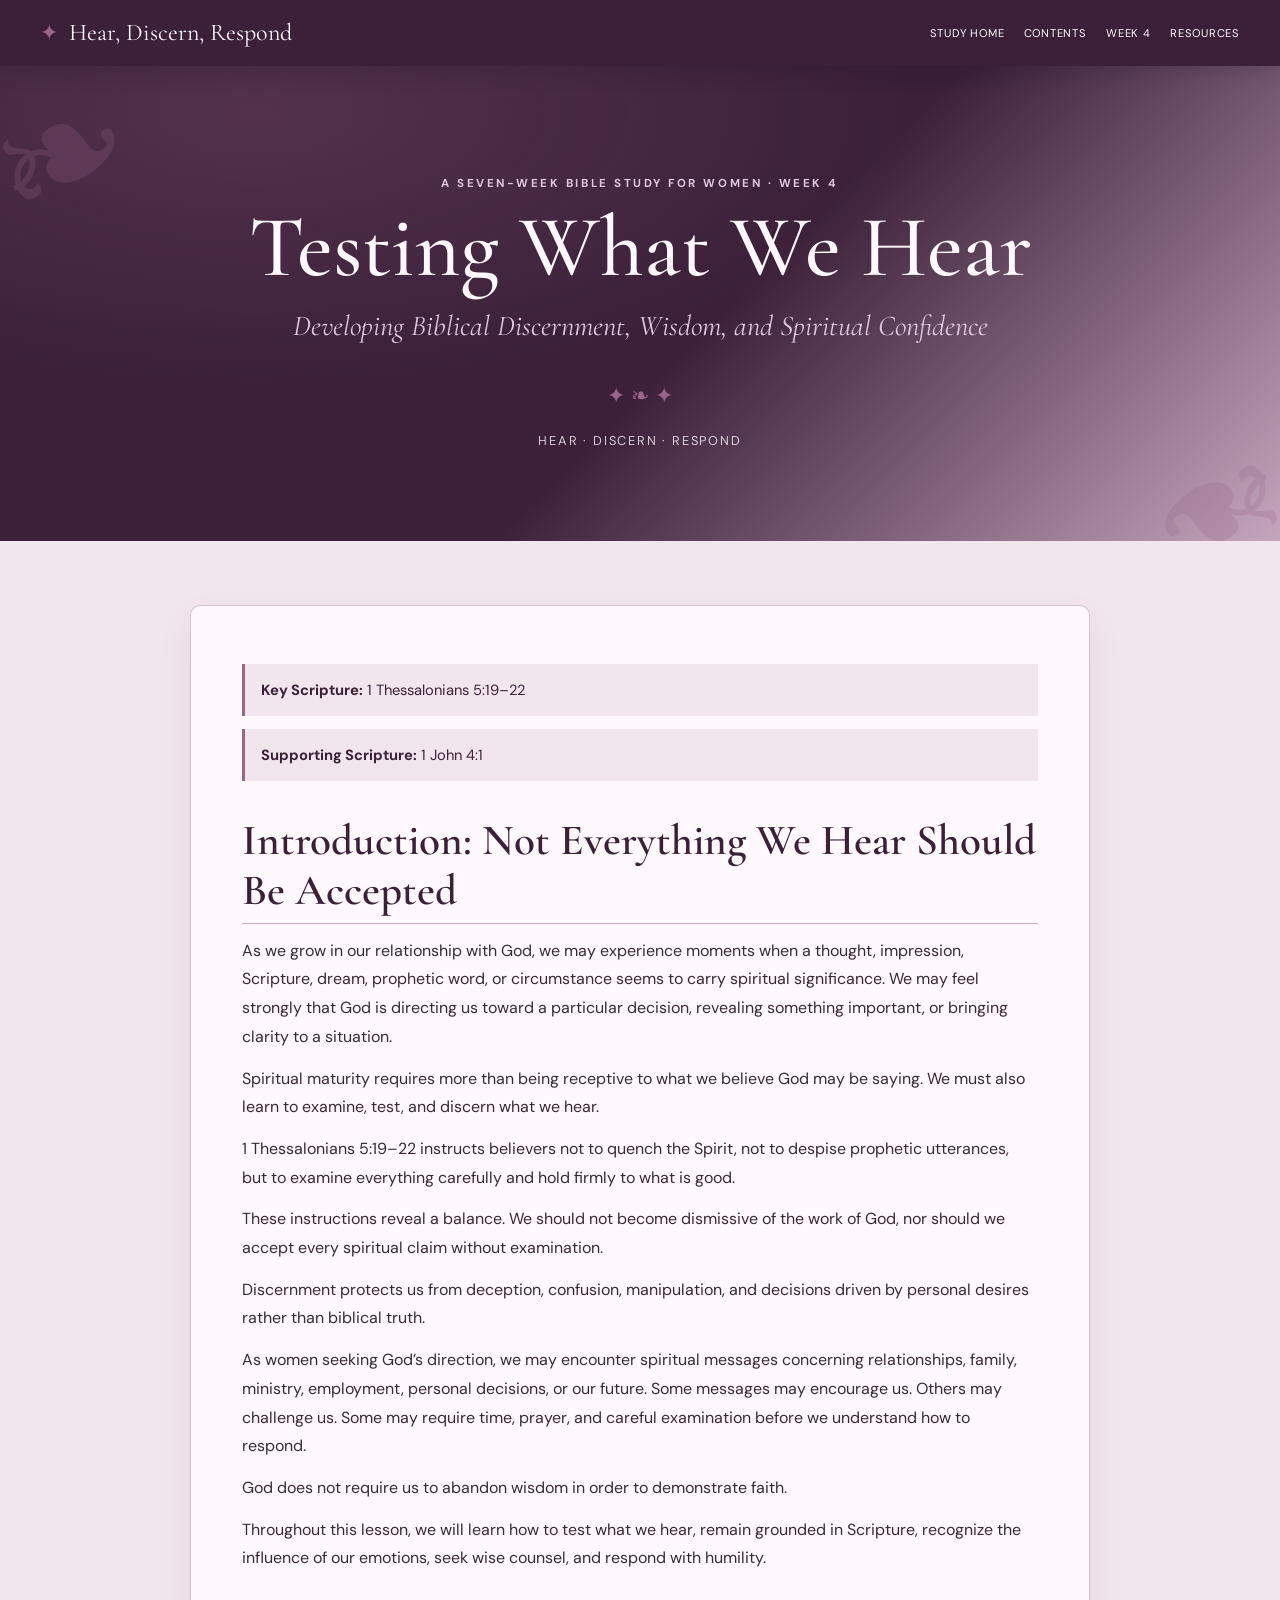
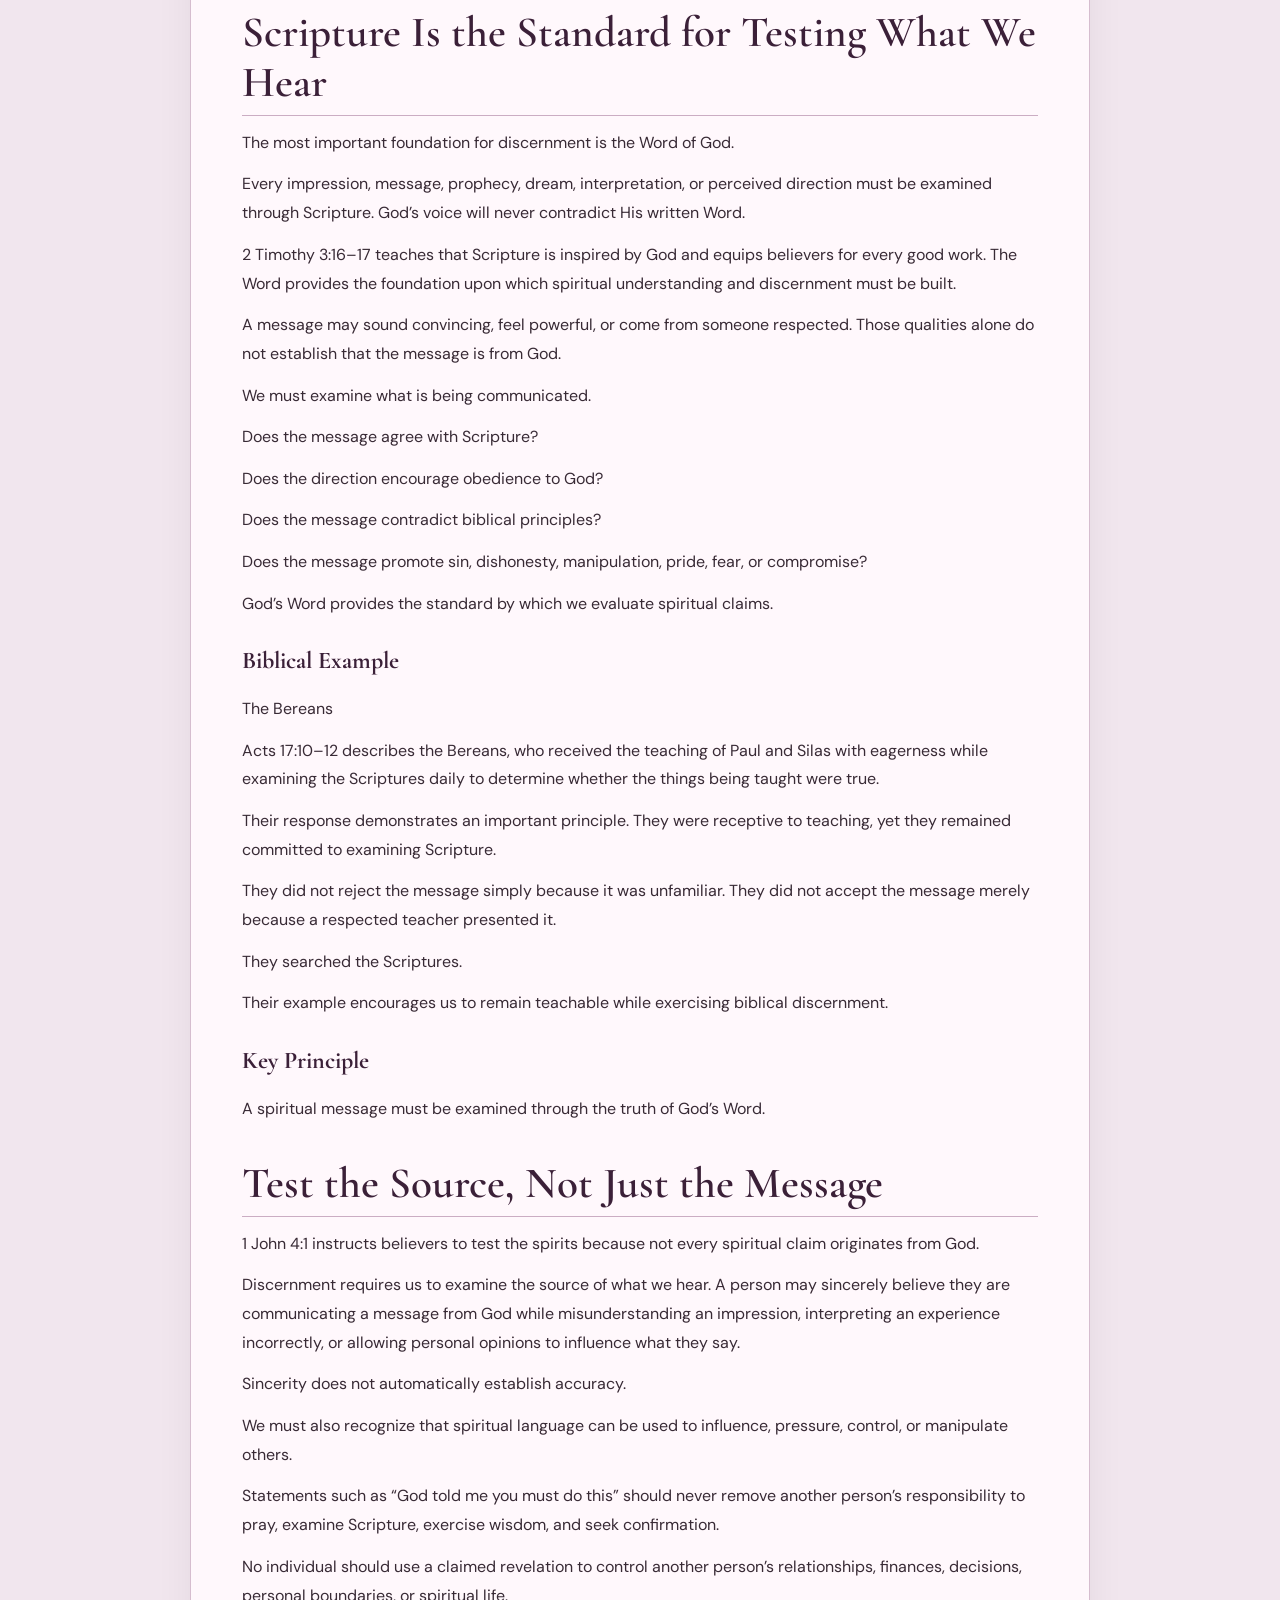
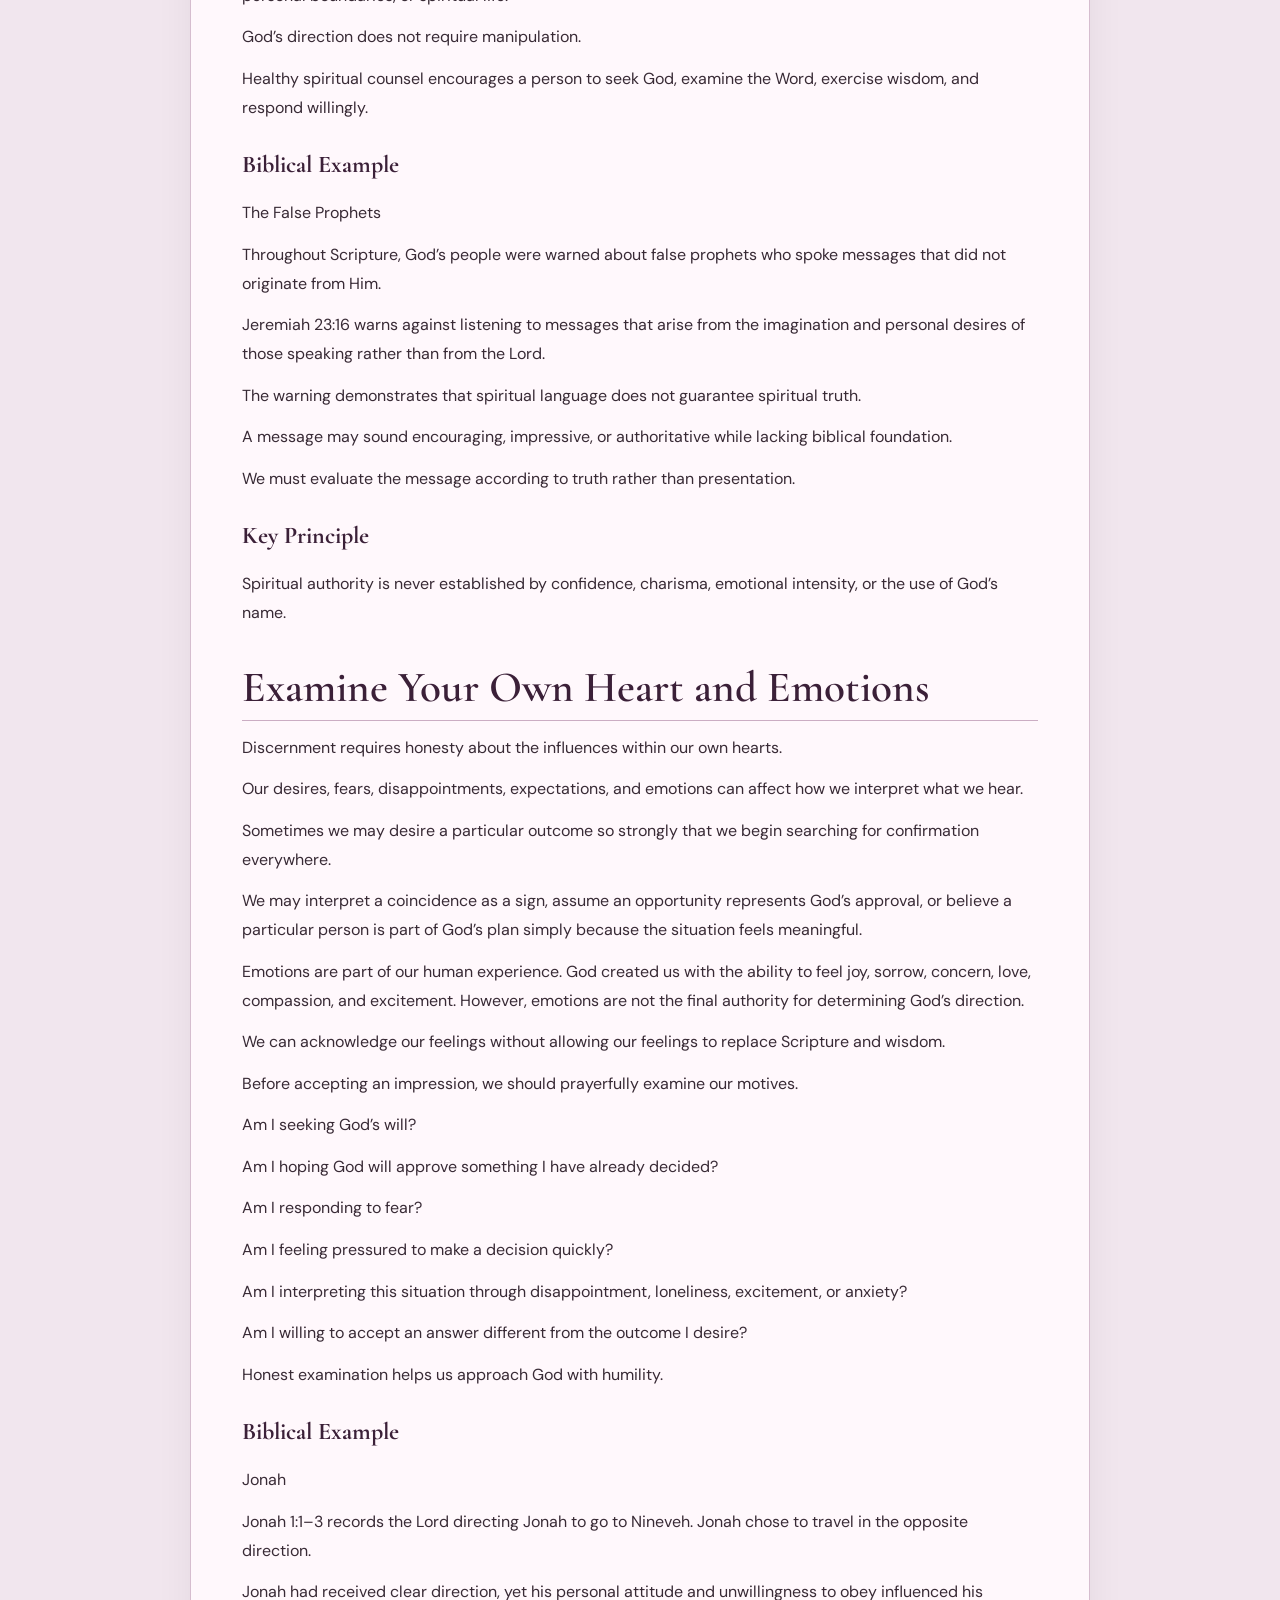
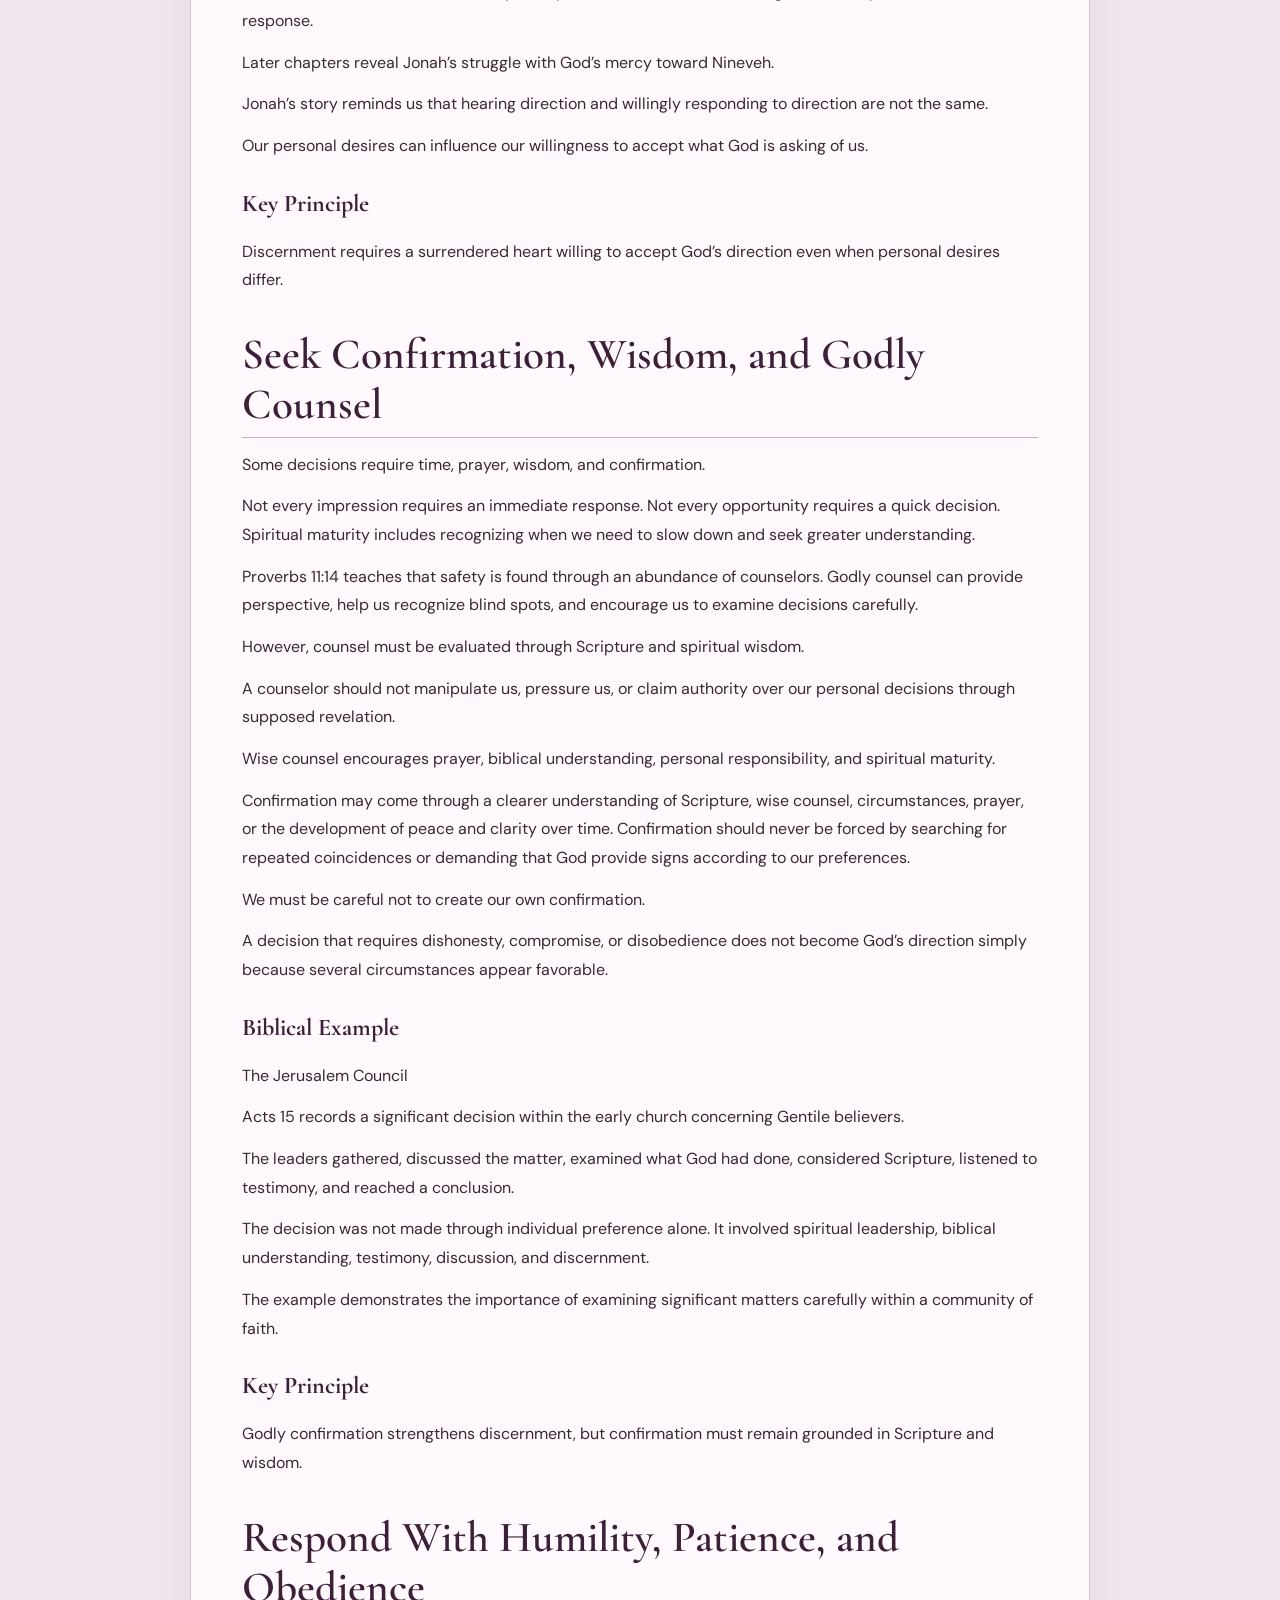
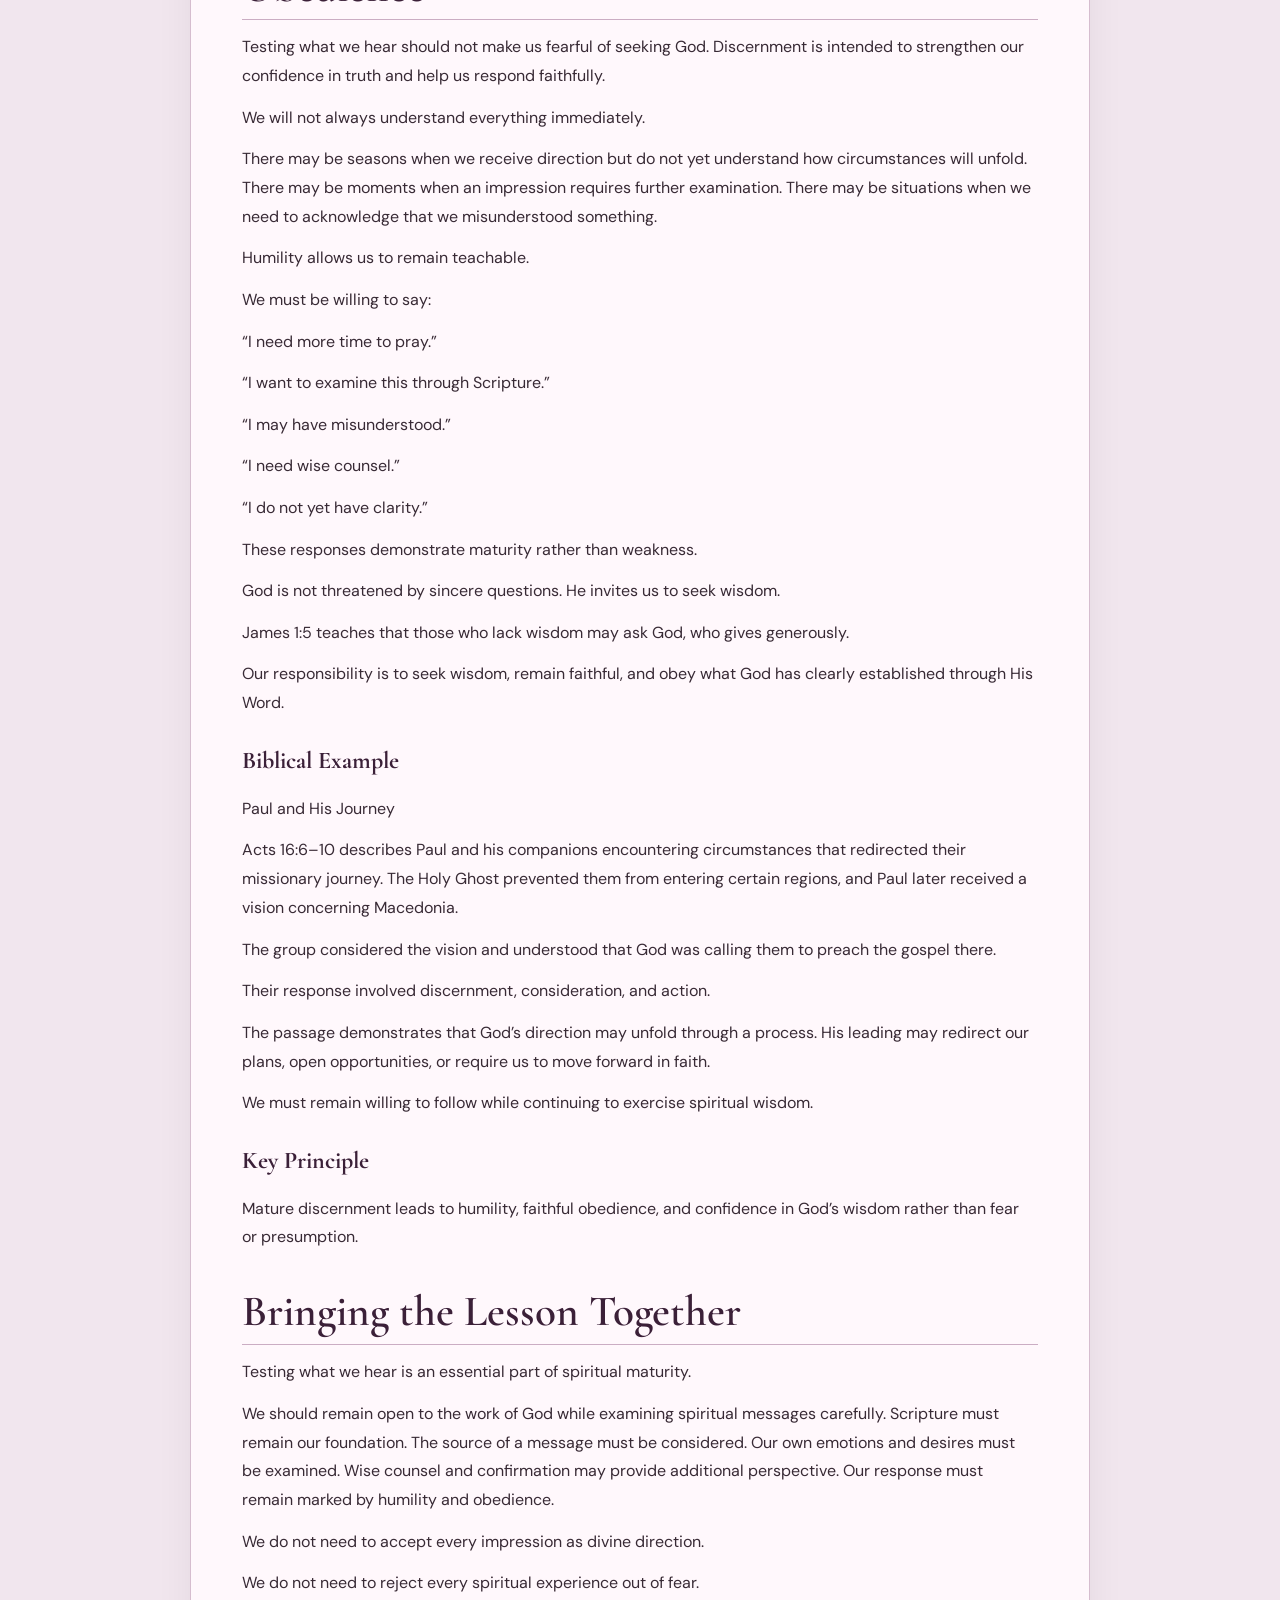
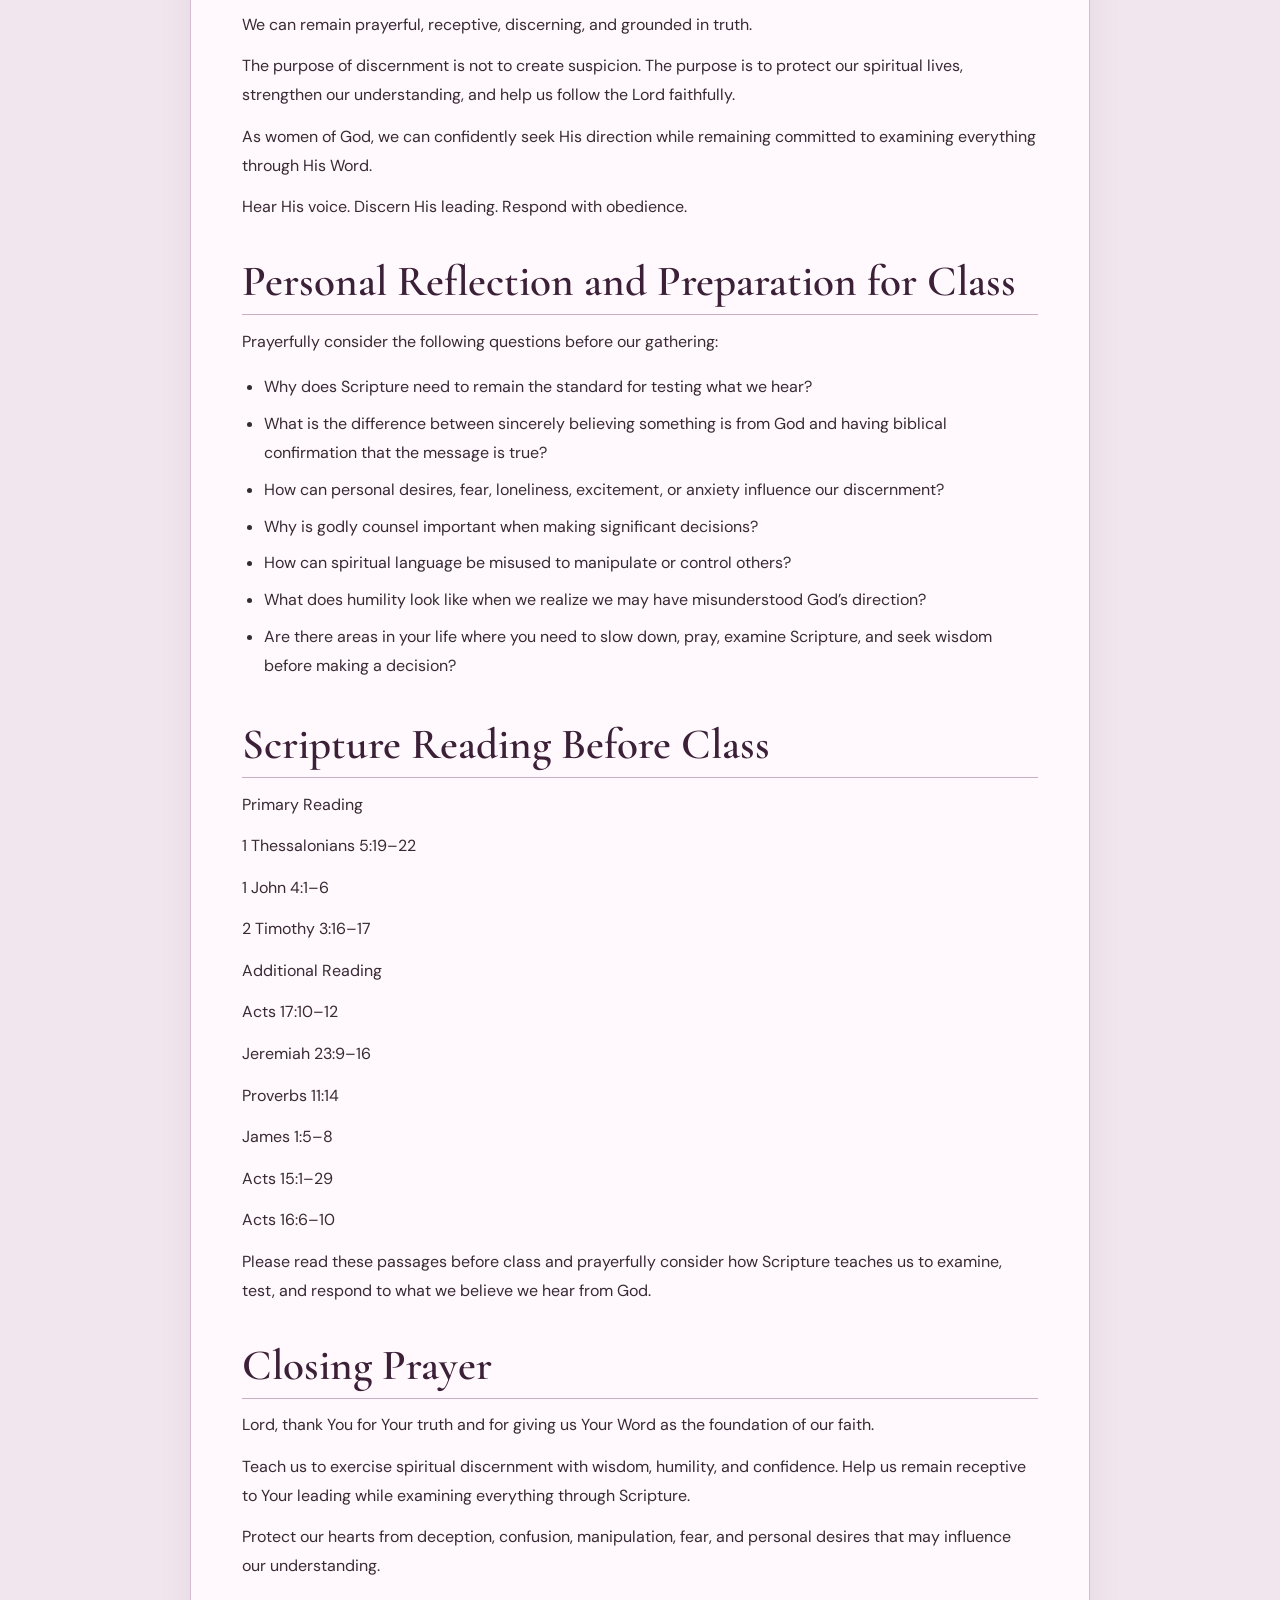
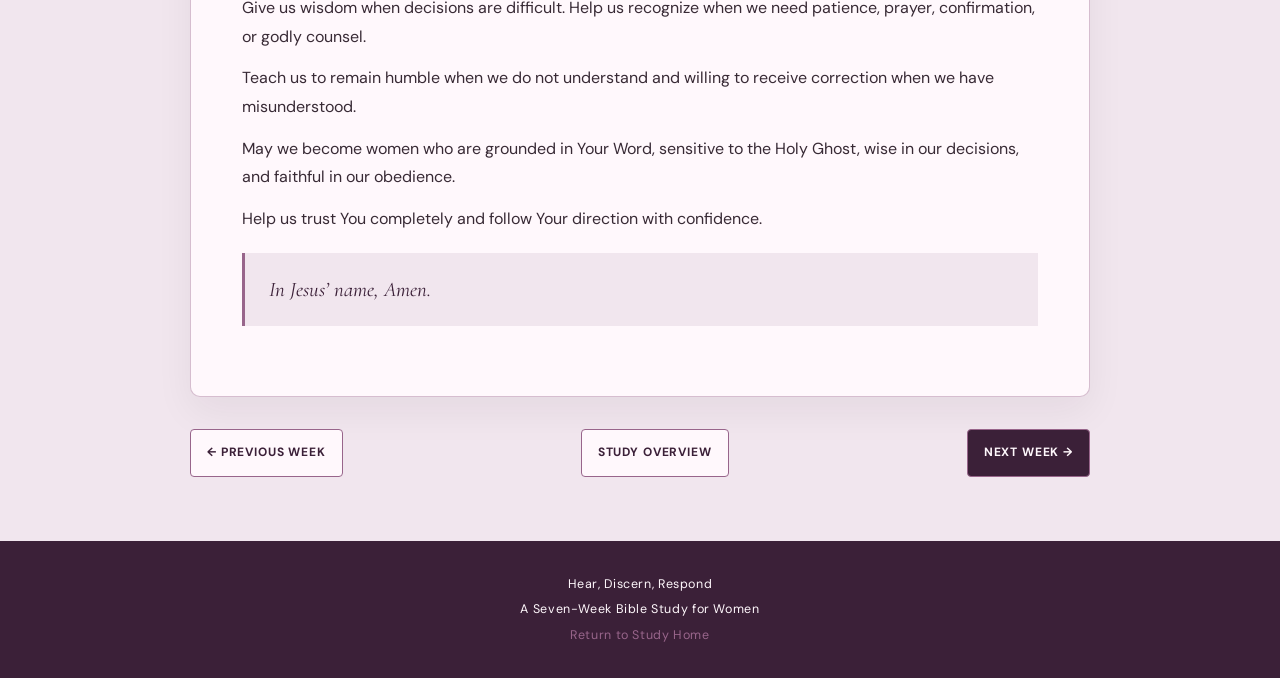
<file: week4.html>
<!DOCTYPE html><html lang="en"><head><meta charset="UTF-8"><meta name="viewport" content="width=device-width, initial-scale=1.0"><meta name="description" content="Week 4: Testing What We Hear. Developing Biblical Discernment, Wisdom, and Spiritual Confidence A lesson from Hear, Discern, Respond, a seven-week Bible study for women."><meta name="theme-color" content="#3b2038"><title>Week 4: Testing What We Hear | Hear, Discern, Respond</title><link rel="stylesheet" href="css/week-base.css"><link rel="stylesheet" href="css/week4.css"></head><body class="week-page week-4"><a class="skip-link" href="#lesson-content">Skip to lesson</a><header class="week-header"><div class="week-header-inner"><a class="week-brand" href="index.html"><span class="week-brand-mark" aria-hidden="true">✦</span><span>Hear, Discern, Respond</span></a><nav class="week-nav" aria-label="Study navigation"><a href="index.html">Study Home</a><a href="contents.html">Contents</a><a href="week4.html" aria-current="page">Week 4</a><a href="resources.html">Resources</a></nav></div></header><main id="lesson-content"><section class="week-hero"><div class="week-hero-inner"><span class="week-kicker">A Seven-Week Bible Study for Women · Week 4</span><h1>Testing What We Hear</h1><p class="week-hero-subtitle">Developing Biblical Discernment, Wisdom, and Spiritual Confidence</p><div class="week-hero-ornament" aria-hidden="true">✦ ❧ ✦</div><p class="week-hero-brandline">Hear · Discern · Respond</p></div></section><div class="week-content-wrap"><article class="week-content"><p class="scripture-meta"><strong>Key Scripture:</strong> 1 Thessalonians 5:19–22</p>
<p class="scripture-meta"><strong>Supporting Scripture:</strong> 1 John 4:1</p>
<h2 class="section-heading">Introduction: Not Everything We Hear Should Be Accepted</h2>
<p>As we grow in our relationship with God, we may experience moments when a thought, impression, Scripture, dream, prophetic word, or circumstance seems to carry spiritual significance. We may feel strongly that God is directing us toward a particular decision, revealing something important, or bringing clarity to a situation.</p>
<p>Spiritual maturity requires more than being receptive to what we believe God may be saying. We must also learn to examine, test, and discern what we hear.</p>
<p>1 Thessalonians 5:19–22 instructs believers not to quench the Spirit, not to despise prophetic utterances, but to examine everything carefully and hold firmly to what is good.</p>
<p>These instructions reveal a balance. We should not become dismissive of the work of God, nor should we accept every spiritual claim without examination.</p>
<p>Discernment protects us from deception, confusion, manipulation, and decisions driven by personal desires rather than biblical truth.</p>
<p>As women seeking God’s direction, we may encounter spiritual messages concerning relationships, family, ministry, employment, personal decisions, or our future. Some messages may encourage us. Others may challenge us. Some may require time, prayer, and careful examination before we understand how to respond.</p>
<p>God does not require us to abandon wisdom in order to demonstrate faith.</p>
<p>Throughout this lesson, we will learn how to test what we hear, remain grounded in Scripture, recognize the influence of our emotions, seek wise counsel, and respond with humility.</p>
<h2 class="section-heading">Scripture Is the Standard for Testing What We Hear</h2>
<p>The most important foundation for discernment is the Word of God.</p>
<p>Every impression, message, prophecy, dream, interpretation, or perceived direction must be examined through Scripture. God’s voice will never contradict His written Word.</p>
<p>2 Timothy 3:16–17 teaches that Scripture is inspired by God and equips believers for every good work. The Word provides the foundation upon which spiritual understanding and discernment must be built.</p>
<p>A message may sound convincing, feel powerful, or come from someone respected. Those qualities alone do not establish that the message is from God.</p>
<p>We must examine what is being communicated.</p>
<p>Does the message agree with Scripture?</p>
<p>Does the direction encourage obedience to God?</p>
<p>Does the message contradict biblical principles?</p>
<p>Does the message promote sin, dishonesty, manipulation, pride, fear, or compromise?</p>
<p>God’s Word provides the standard by which we evaluate spiritual claims.</p>
<h3 class="feature-heading">Biblical Example</h3><p>The Bereans</p>
<p>Acts 17:10–12 describes the Bereans, who received the teaching of Paul and Silas with eagerness while examining the Scriptures daily to determine whether the things being taught were true.</p>
<p>Their response demonstrates an important principle. They were receptive to teaching, yet they remained committed to examining Scripture.</p>
<p>They did not reject the message simply because it was unfamiliar. They did not accept the message merely because a respected teacher presented it.</p>
<p>They searched the Scriptures.</p>
<p>Their example encourages us to remain teachable while exercising biblical discernment.</p>
<h3 class="feature-heading">Key Principle</h3><p>A spiritual message must be examined through the truth of God’s Word.</p>
<h2 class="section-heading">Test the Source, Not Just the Message</h2>
<p>1 John 4:1 instructs believers to test the spirits because not every spiritual claim originates from God.</p>
<p>Discernment requires us to examine the source of what we hear. A person may sincerely believe they are communicating a message from God while misunderstanding an impression, interpreting an experience incorrectly, or allowing personal opinions to influence what they say.</p>
<p>Sincerity does not automatically establish accuracy.</p>
<p>We must also recognize that spiritual language can be used to influence, pressure, control, or manipulate others.</p>
<p>Statements such as “God told me you must do this” should never remove another person’s responsibility to pray, examine Scripture, exercise wisdom, and seek confirmation.</p>
<p>No individual should use a claimed revelation to control another person’s relationships, finances, decisions, personal boundaries, or spiritual life.</p>
<p>God’s direction does not require manipulation.</p>
<p>Healthy spiritual counsel encourages a person to seek God, examine the Word, exercise wisdom, and respond willingly.</p>
<h3 class="feature-heading">Biblical Example</h3><p>The False Prophets</p>
<p>Throughout Scripture, God’s people were warned about false prophets who spoke messages that did not originate from Him.</p>
<p>Jeremiah 23:16 warns against listening to messages that arise from the imagination and personal desires of those speaking rather than from the Lord.</p>
<p>The warning demonstrates that spiritual language does not guarantee spiritual truth.</p>
<p>A message may sound encouraging, impressive, or authoritative while lacking biblical foundation.</p>
<p>We must evaluate the message according to truth rather than presentation.</p>
<h3 class="feature-heading">Key Principle</h3><p>Spiritual authority is never established by confidence, charisma, emotional intensity, or the use of God’s name.</p>
<h2 class="section-heading">Examine Your Own Heart and Emotions</h2>
<p>Discernment requires honesty about the influences within our own hearts.</p>
<p>Our desires, fears, disappointments, expectations, and emotions can affect how we interpret what we hear.</p>
<p>Sometimes we may desire a particular outcome so strongly that we begin searching for confirmation everywhere.</p>
<p>We may interpret a coincidence as a sign, assume an opportunity represents God’s approval, or believe a particular person is part of God’s plan simply because the situation feels meaningful.</p>
<p>Emotions are part of our human experience. God created us with the ability to feel joy, sorrow, concern, love, compassion, and excitement. However, emotions are not the final authority for determining God’s direction.</p>
<p>We can acknowledge our feelings without allowing our feelings to replace Scripture and wisdom.</p>
<p>Before accepting an impression, we should prayerfully examine our motives.</p>
<p>Am I seeking God’s will?</p>
<p>Am I hoping God will approve something I have already decided?</p>
<p>Am I responding to fear?</p>
<p>Am I feeling pressured to make a decision quickly?</p>
<p>Am I interpreting this situation through disappointment, loneliness, excitement, or anxiety?</p>
<p>Am I willing to accept an answer different from the outcome I desire?</p>
<p>Honest examination helps us approach God with humility.</p>
<h3 class="feature-heading">Biblical Example</h3><p>Jonah</p>
<p>Jonah 1:1–3 records the Lord directing Jonah to go to Nineveh. Jonah chose to travel in the opposite direction.</p>
<p>Jonah had received clear direction, yet his personal attitude and unwillingness to obey influenced his response.</p>
<p>Later chapters reveal Jonah’s struggle with God’s mercy toward Nineveh.</p>
<p>Jonah’s story reminds us that hearing direction and willingly responding to direction are not the same.</p>
<p>Our personal desires can influence our willingness to accept what God is asking of us.</p>
<h3 class="feature-heading">Key Principle</h3><p>Discernment requires a surrendered heart willing to accept God’s direction even when personal desires differ.</p>
<h2 class="section-heading">Seek Confirmation, Wisdom, and Godly Counsel</h2>
<p>Some decisions require time, prayer, wisdom, and confirmation.</p>
<p>Not every impression requires an immediate response. Not every opportunity requires a quick decision. Spiritual maturity includes recognizing when we need to slow down and seek greater understanding.</p>
<p>Proverbs 11:14 teaches that safety is found through an abundance of counselors. Godly counsel can provide perspective, help us recognize blind spots, and encourage us to examine decisions carefully.</p>
<p>However, counsel must be evaluated through Scripture and spiritual wisdom.</p>
<p>A counselor should not manipulate us, pressure us, or claim authority over our personal decisions through supposed revelation.</p>
<p>Wise counsel encourages prayer, biblical understanding, personal responsibility, and spiritual maturity.</p>
<p>Confirmation may come through a clearer understanding of Scripture, wise counsel, circumstances, prayer, or the development of peace and clarity over time. Confirmation should never be forced by searching for repeated coincidences or demanding that God provide signs according to our preferences.</p>
<p>We must be careful not to create our own confirmation.</p>
<p>A decision that requires dishonesty, compromise, or disobedience does not become God’s direction simply because several circumstances appear favorable.</p>
<h3 class="feature-heading">Biblical Example</h3><p>The Jerusalem Council</p>
<p>Acts 15 records a significant decision within the early church concerning Gentile believers.</p>
<p>The leaders gathered, discussed the matter, examined what God had done, considered Scripture, listened to testimony, and reached a conclusion.</p>
<p>The decision was not made through individual preference alone. It involved spiritual leadership, biblical understanding, testimony, discussion, and discernment.</p>
<p>The example demonstrates the importance of examining significant matters carefully within a community of faith.</p>
<h3 class="feature-heading">Key Principle</h3><p>Godly confirmation strengthens discernment, but confirmation must remain grounded in Scripture and wisdom.</p>
<h2 class="section-heading">Respond With Humility, Patience, and Obedience</h2>
<p>Testing what we hear should not make us fearful of seeking God. Discernment is intended to strengthen our confidence in truth and help us respond faithfully.</p>
<p>We will not always understand everything immediately.</p>
<p>There may be seasons when we receive direction but do not yet understand how circumstances will unfold. There may be moments when an impression requires further examination. There may be situations when we need to acknowledge that we misunderstood something.</p>
<p>Humility allows us to remain teachable.</p>
<p>We must be willing to say:</p>
<p>“I need more time to pray.”</p>
<p>“I want to examine this through Scripture.”</p>
<p>“I may have misunderstood.”</p>
<p>“I need wise counsel.”</p>
<p>“I do not yet have clarity.”</p>
<p>These responses demonstrate maturity rather than weakness.</p>
<p>God is not threatened by sincere questions. He invites us to seek wisdom.</p>
<p>James 1:5 teaches that those who lack wisdom may ask God, who gives generously.</p>
<p>Our responsibility is to seek wisdom, remain faithful, and obey what God has clearly established through His Word.</p>
<h3 class="feature-heading">Biblical Example</h3><p>Paul and His Journey</p>
<p>Acts 16:6–10 describes Paul and his companions encountering circumstances that redirected their missionary journey. The Holy Ghost prevented them from entering certain regions, and Paul later received a vision concerning Macedonia.</p>
<p>The group considered the vision and understood that God was calling them to preach the gospel there.</p>
<p>Their response involved discernment, consideration, and action.</p>
<p>The passage demonstrates that God’s direction may unfold through a process. His leading may redirect our plans, open opportunities, or require us to move forward in faith.</p>
<p>We must remain willing to follow while continuing to exercise spiritual wisdom.</p>
<h3 class="feature-heading">Key Principle</h3><p>Mature discernment leads to humility, faithful obedience, and confidence in God’s wisdom rather than fear or presumption.</p>
<h2 class="section-heading">Bringing the Lesson Together</h2>
<p>Testing what we hear is an essential part of spiritual maturity.</p>
<p>We should remain open to the work of God while examining spiritual messages carefully. Scripture must remain our foundation. The source of a message must be considered. Our own emotions and desires must be examined. Wise counsel and confirmation may provide additional perspective. Our response must remain marked by humility and obedience.</p>
<p>We do not need to accept every impression as divine direction.</p>
<p>We do not need to reject every spiritual experience out of fear.</p>
<p>We can remain prayerful, receptive, discerning, and grounded in truth.</p>
<p>The purpose of discernment is not to create suspicion. The purpose is to protect our spiritual lives, strengthen our understanding, and help us follow the Lord faithfully.</p>
<p>As women of God, we can confidently seek His direction while remaining committed to examining everything through His Word.</p>
<p>Hear His voice. Discern His leading. Respond with obedience.</p>
<h2 class="section-heading">Personal Reflection and Preparation for Class</h2>
<p>Prayerfully consider the following questions before our gathering:</p>
<ul class="study-list"><li>Why does Scripture need to remain the standard for testing what we hear?</li>
<li>What is the difference between sincerely believing something is from God and having biblical confirmation that the message is true?</li>
<li>How can personal desires, fear, loneliness, excitement, or anxiety influence our discernment?</li>
<li>Why is godly counsel important when making significant decisions?</li>
<li>How can spiritual language be misused to manipulate or control others?</li>
<li>What does humility look like when we realize we may have misunderstood God’s direction?</li>
<li>Are there areas in your life where you need to slow down, pray, examine Scripture, and seek wisdom before making a decision?</li>
</ul><h2 class="section-heading">Scripture Reading Before Class</h2>
<p>Primary Reading</p>
<p>1 Thessalonians 5:19–22</p>
<p>1 John 4:1–6</p>
<p>2 Timothy 3:16–17</p>
<p>Additional Reading</p>
<p>Acts 17:10–12</p>
<p>Jeremiah 23:9–16</p>
<p>Proverbs 11:14</p>
<p>James 1:5–8</p>
<p>Acts 15:1–29</p>
<p>Acts 16:6–10</p>
<p>Please read these passages before class and prayerfully consider how Scripture teaches us to examine, test, and respond to what we believe we hear from God.</p>
<h2 class="section-heading">Closing Prayer</h2>
<p>Lord, thank You for Your truth and for giving us Your Word as the foundation of our faith.</p>
<p>Teach us to exercise spiritual discernment with wisdom, humility, and confidence. Help us remain receptive to Your leading while examining everything through Scripture.</p>
<p>Protect our hearts from deception, confusion, manipulation, fear, and personal desires that may influence our understanding.</p>
<p>Give us wisdom when decisions are difficult. Help us recognize when we need patience, prayer, confirmation, or godly counsel.</p>
<p>Teach us to remain humble when we do not understand and willing to receive correction when we have misunderstood.</p>
<p>May we become women who are grounded in Your Word, sensitive to the Holy Ghost, wise in our decisions, and faithful in our obedience.</p>
<p>Help us trust You completely and follow Your direction with confidence.</p>
<blockquote>In Jesus’ name, Amen.</blockquote></article><nav class="week-bottom-nav" aria-label="Lesson navigation"><a href="week3.html">← Previous Week</a><a href="index.html">Study Overview</a><a class="primary" href="week5.html">Next Week →</a></nav></div></main><footer class="week-footer"><p>Hear, Discern, Respond</p><p>A Seven-Week Bible Study for Women</p><p><a href="index.html">Return to Study Home</a></p></footer></body></html>
</file>
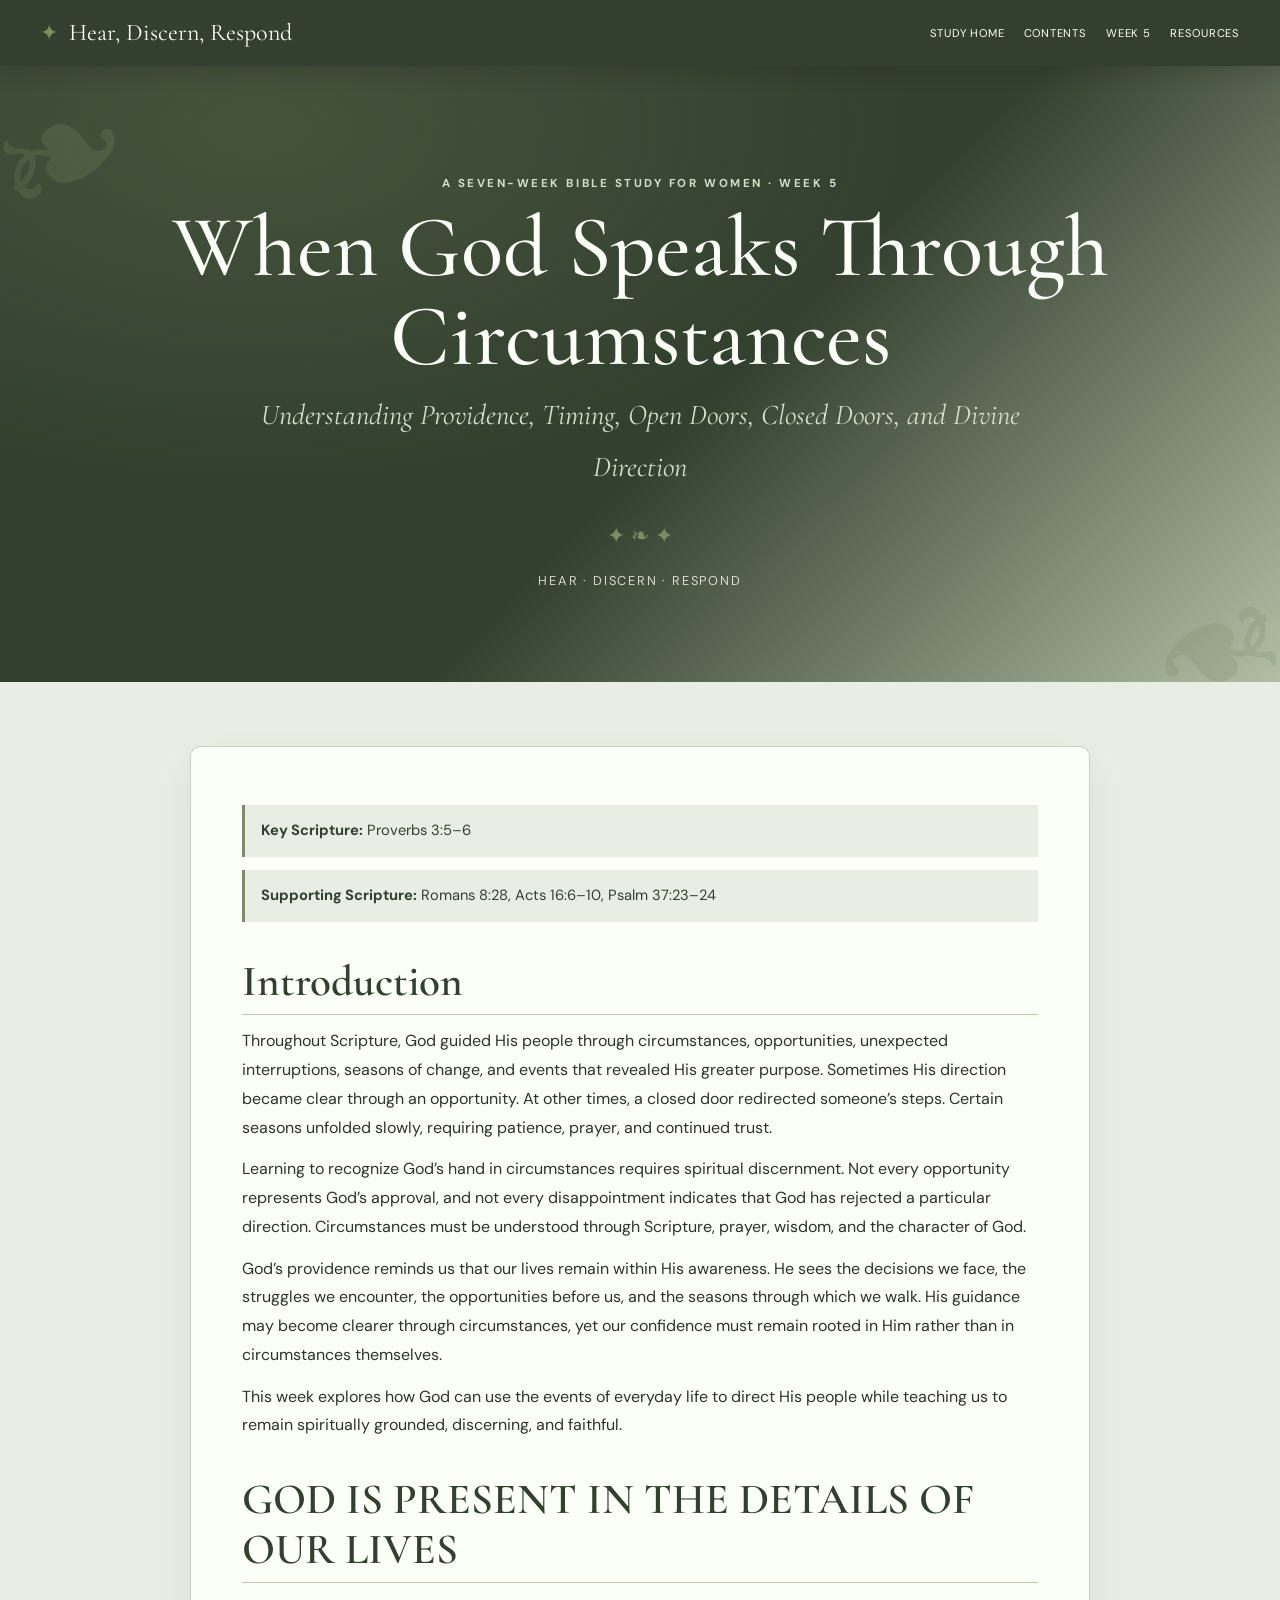
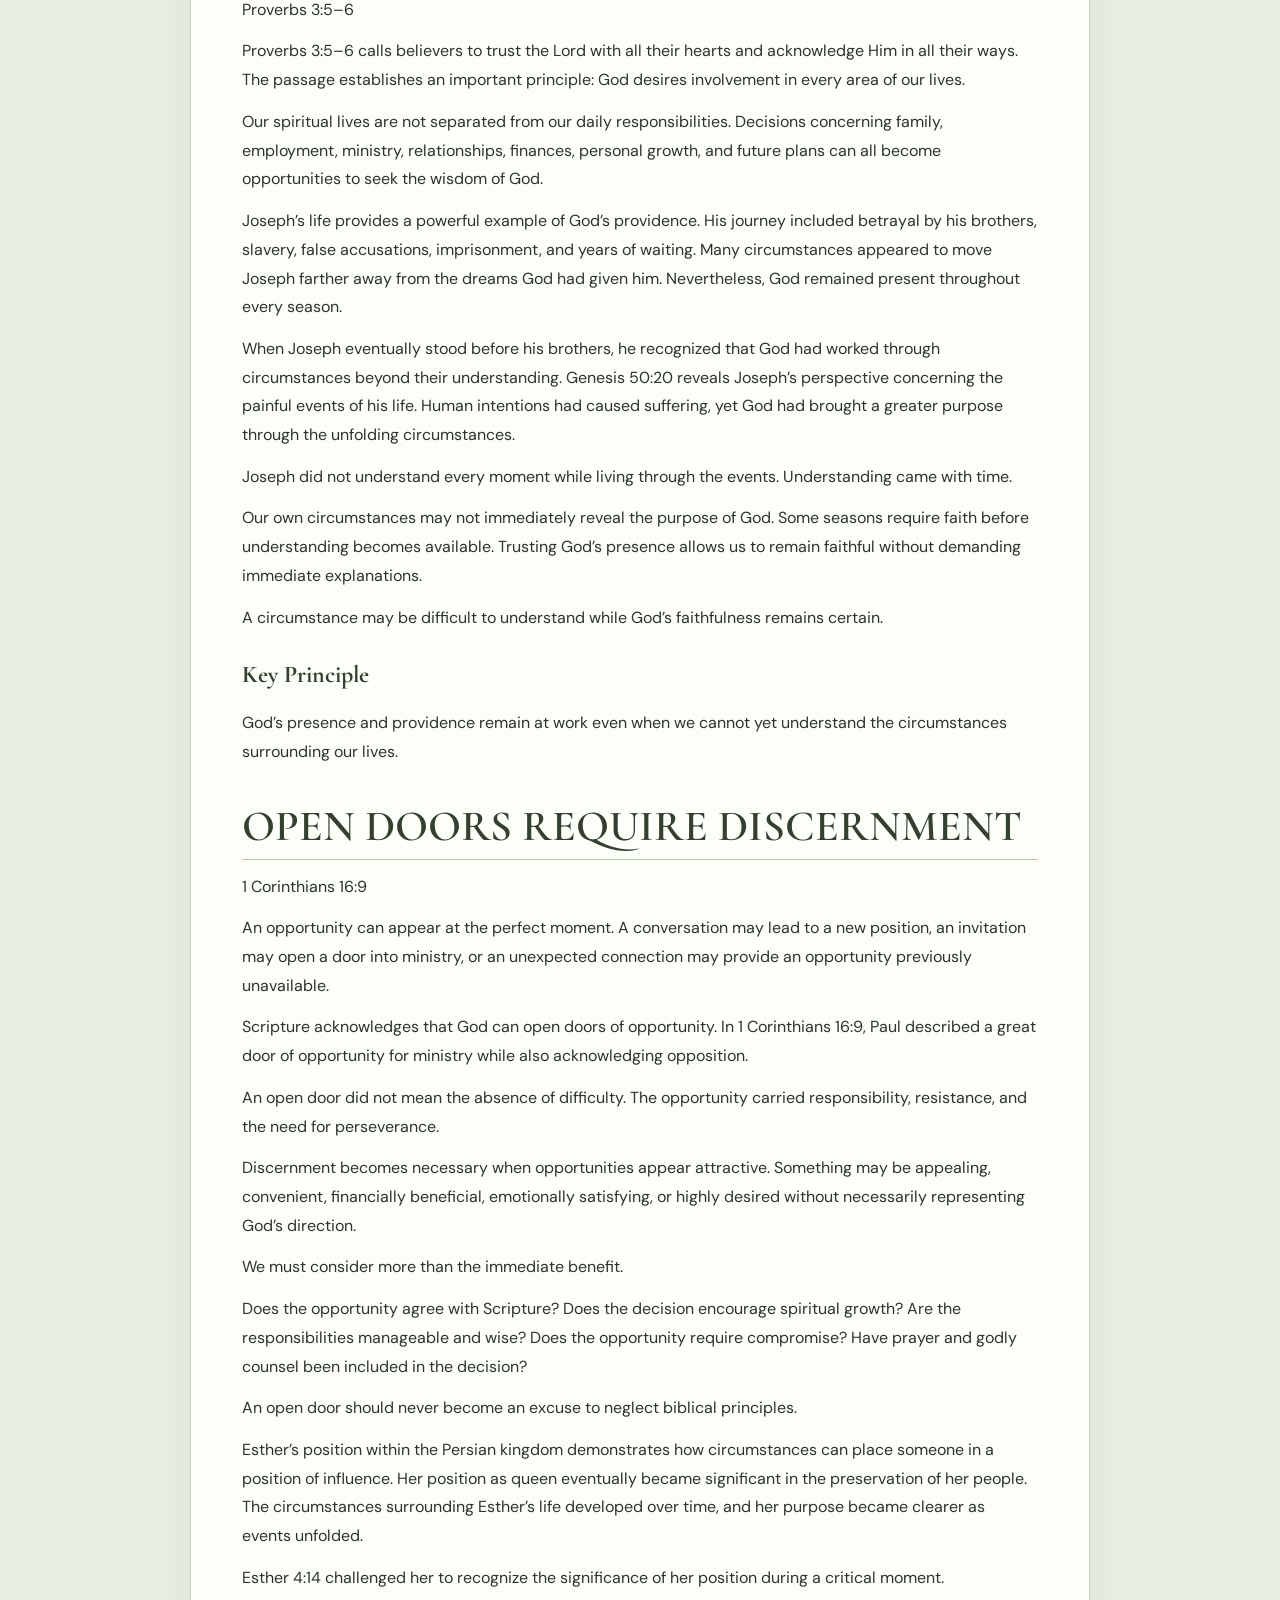
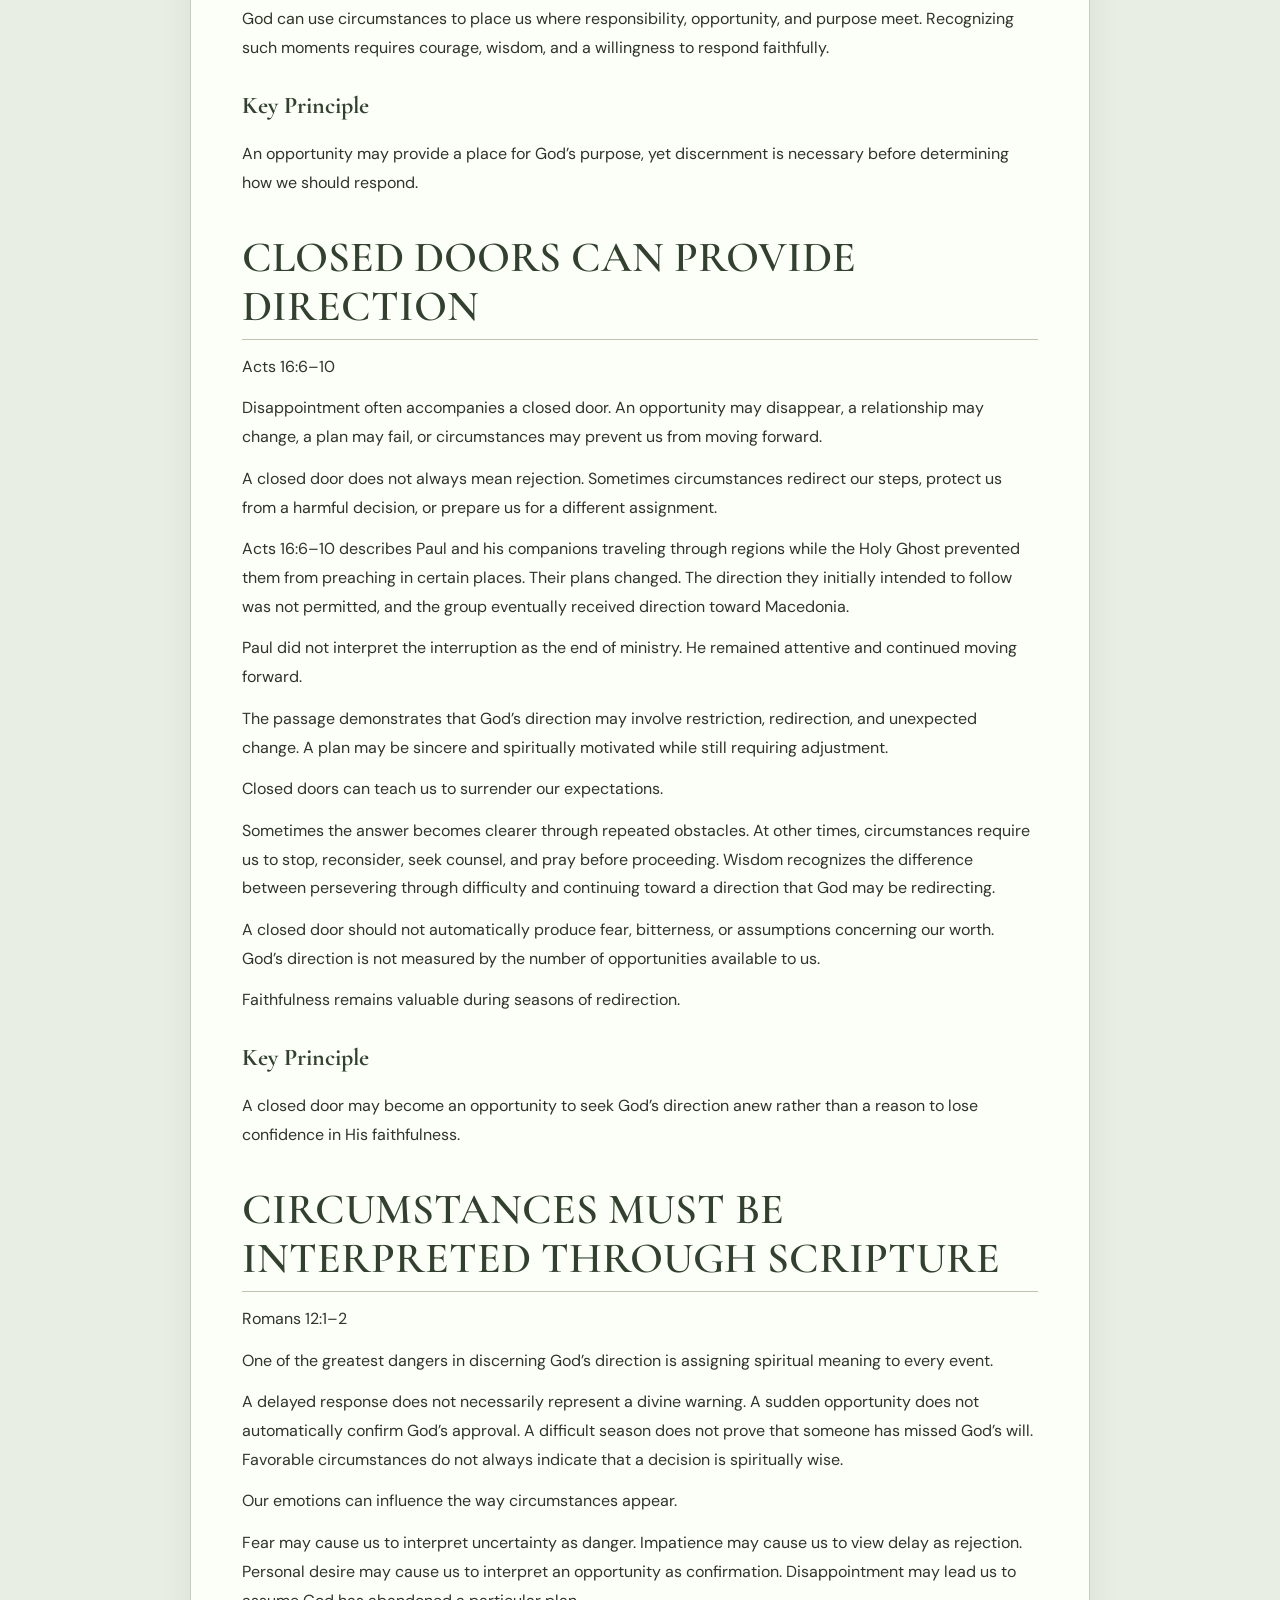
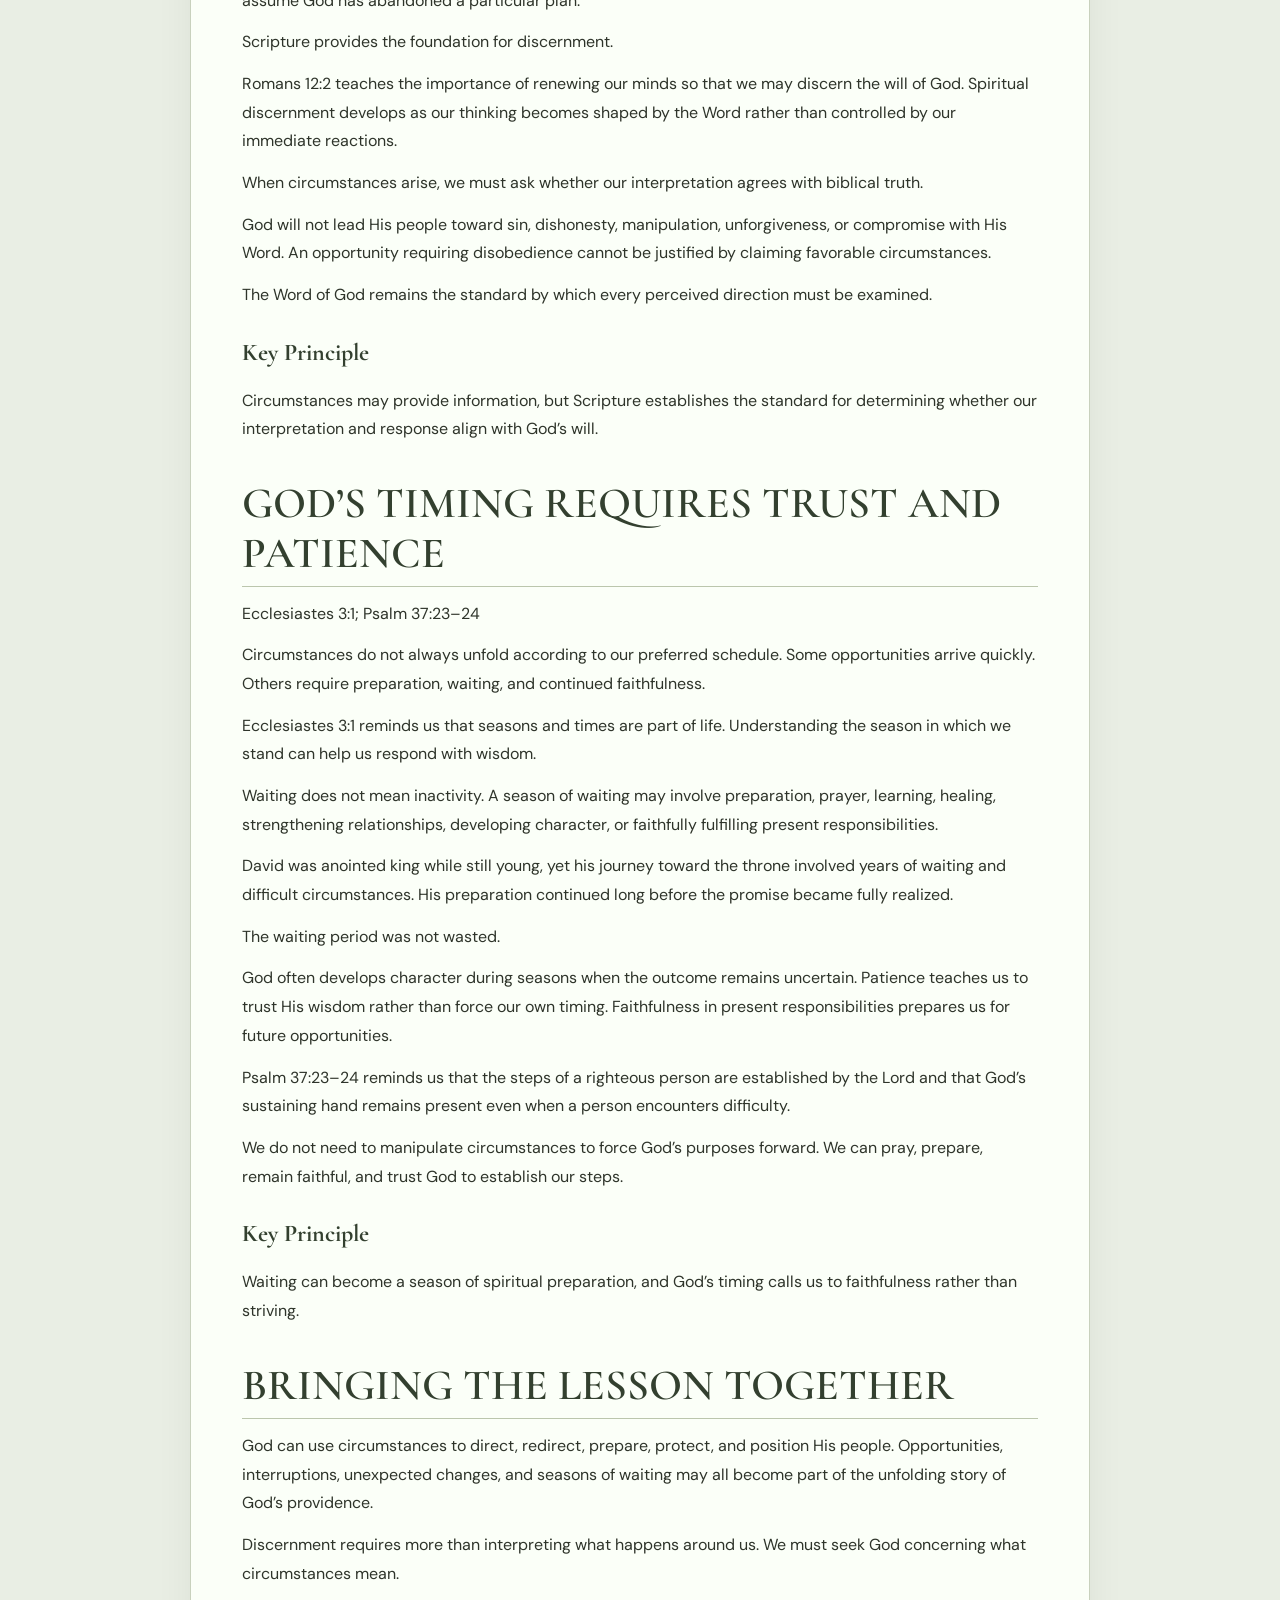
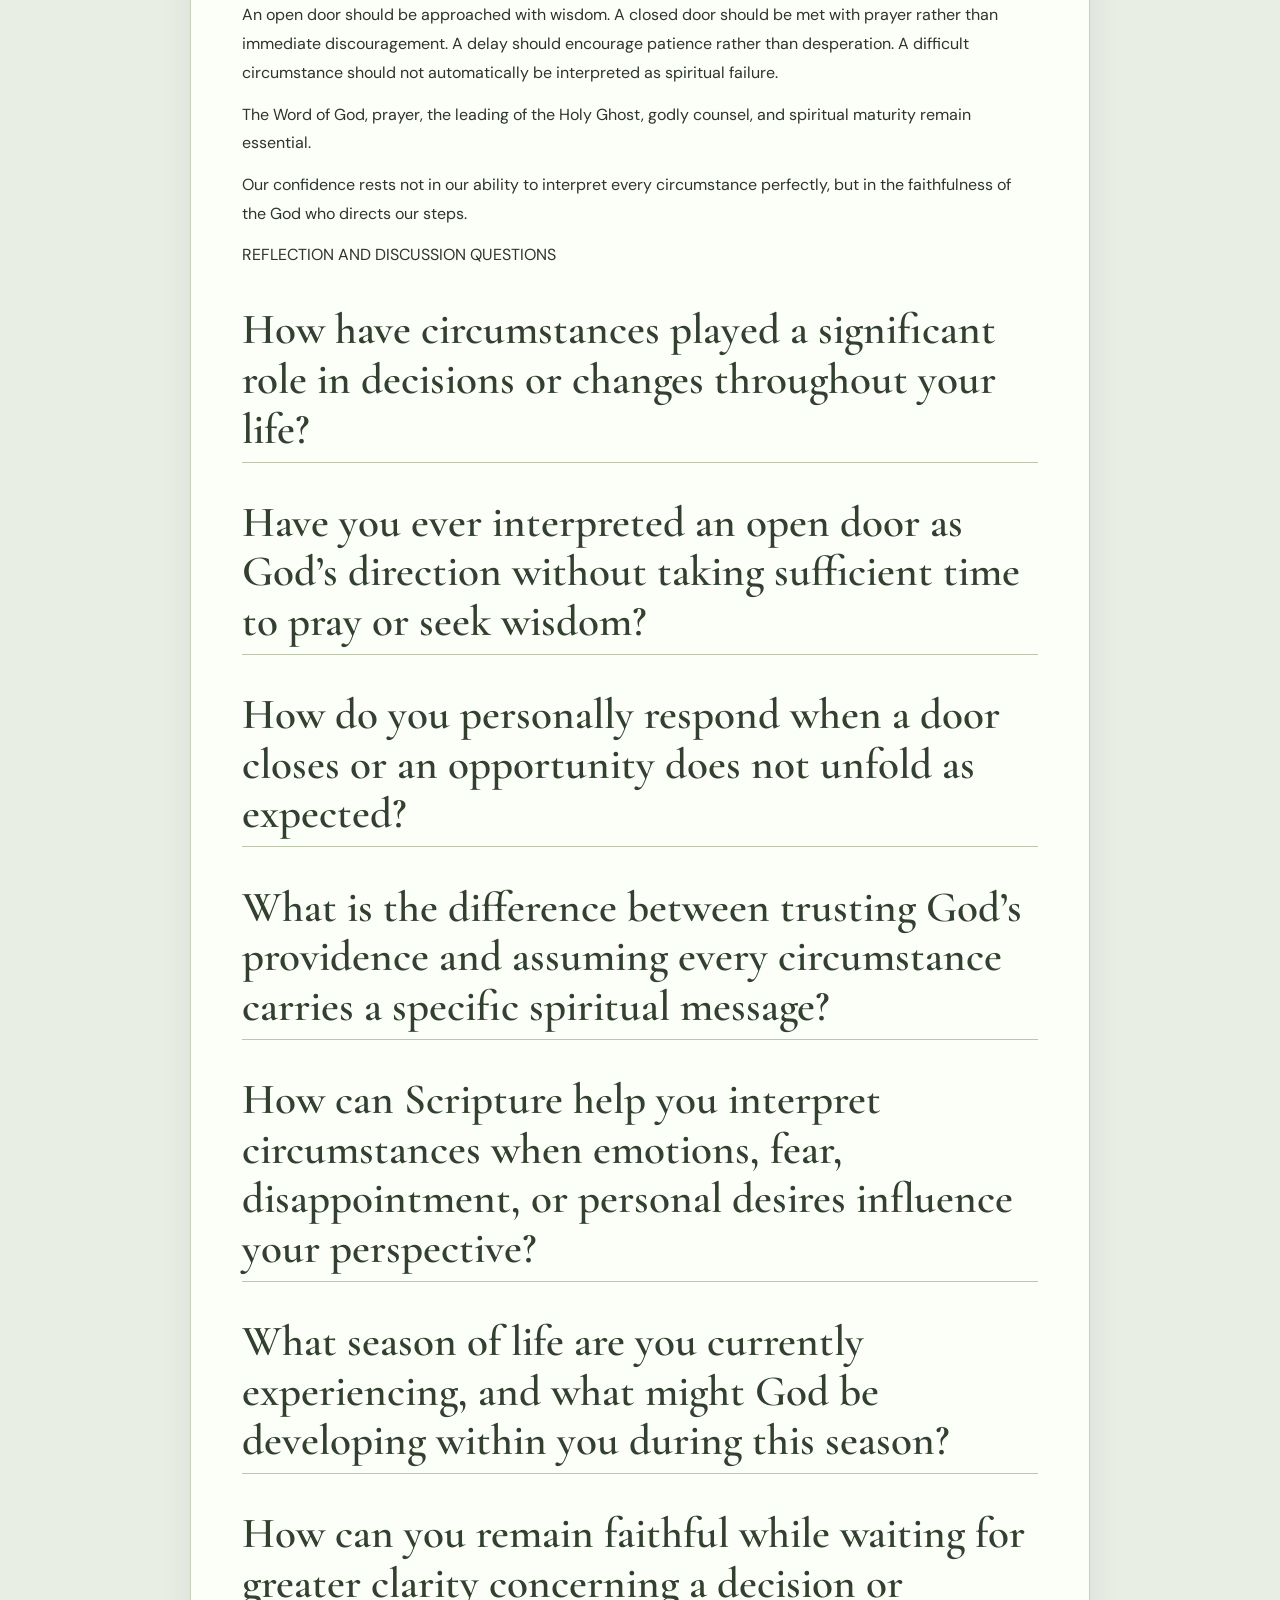
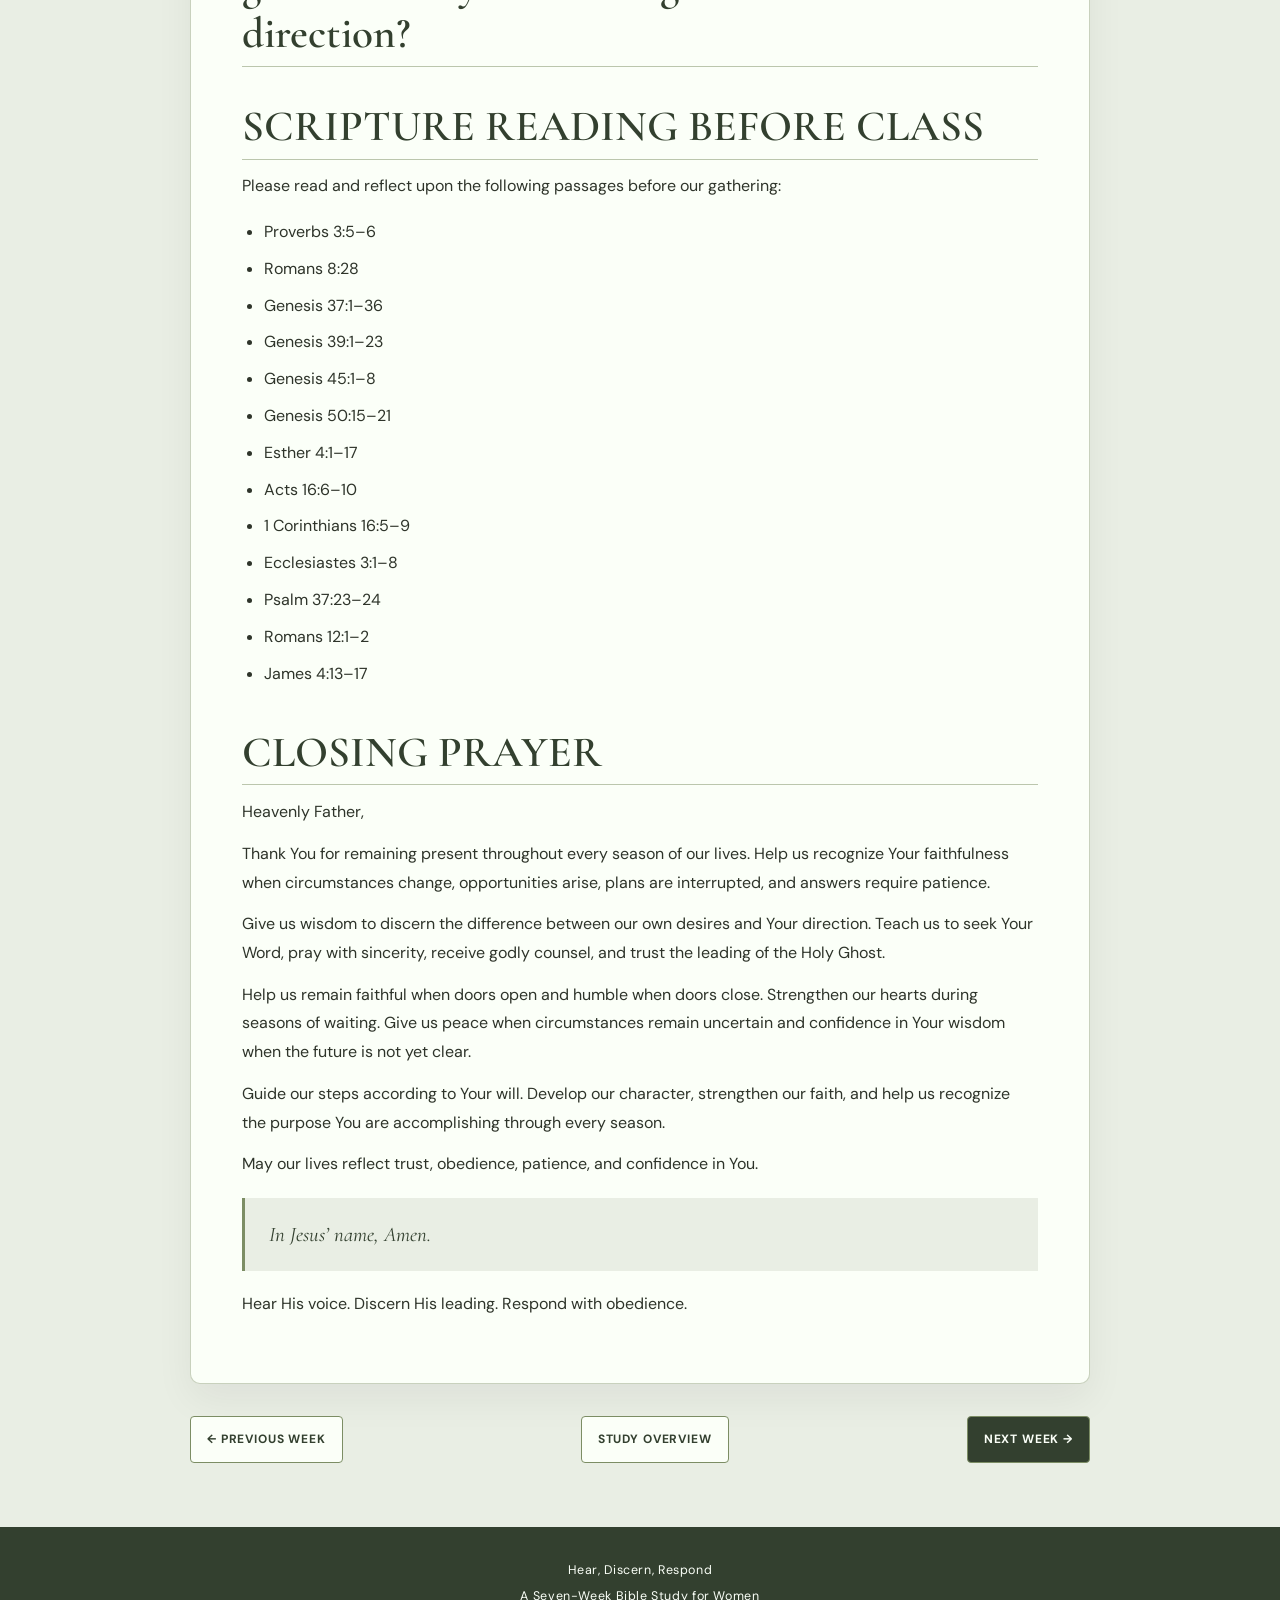
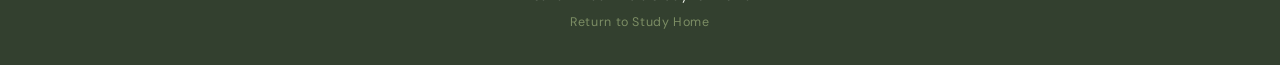
<file: week5.html>
<!DOCTYPE html><html lang="en"><head><meta charset="UTF-8"><meta name="viewport" content="width=device-width, initial-scale=1.0"><meta name="description" content="Week 5: When God Speaks Through Circumstances. Understanding Providence, Timing, Open Doors, Closed Doors, and Divine Direction A lesson from Hear, Discern, Respond, a seven-week Bible study for women."><meta name="theme-color" content="#33402f"><title>Week 5: When God Speaks Through Circumstances | Hear, Discern, Respond</title><link rel="stylesheet" href="css/week-base.css"><link rel="stylesheet" href="css/week5.css"></head><body class="week-page week-5"><a class="skip-link" href="#lesson-content">Skip to lesson</a><header class="week-header"><div class="week-header-inner"><a class="week-brand" href="index.html"><span class="week-brand-mark" aria-hidden="true">✦</span><span>Hear, Discern, Respond</span></a><nav class="week-nav" aria-label="Study navigation"><a href="index.html">Study Home</a><a href="contents.html">Contents</a><a href="week5.html" aria-current="page">Week 5</a><a href="resources.html">Resources</a></nav></div></header><main id="lesson-content"><section class="week-hero"><div class="week-hero-inner"><span class="week-kicker">A Seven-Week Bible Study for Women · Week 5</span><h1>When God Speaks Through Circumstances</h1><p class="week-hero-subtitle">Understanding Providence, Timing, Open Doors, Closed Doors, and Divine Direction</p><div class="week-hero-ornament" aria-hidden="true">✦ ❧ ✦</div><p class="week-hero-brandline">Hear · Discern · Respond</p></div></section><div class="week-content-wrap"><article class="week-content"><p class="scripture-meta"><strong>Key Scripture:</strong> Proverbs 3:5–6</p>
<p class="scripture-meta"><strong>Supporting Scripture:</strong> Romans 8:28, Acts 16:6–10, Psalm 37:23–24</p>
<h2 class="section-heading">Introduction</h2>
<p>Throughout Scripture, God guided His people through circumstances, opportunities, unexpected interruptions, seasons of change, and events that revealed His greater purpose. Sometimes His direction became clear through an opportunity. At other times, a closed door redirected someone’s steps. Certain seasons unfolded slowly, requiring patience, prayer, and continued trust.</p>
<p>Learning to recognize God’s hand in circumstances requires spiritual discernment. Not every opportunity represents God’s approval, and not every disappointment indicates that God has rejected a particular direction. Circumstances must be understood through Scripture, prayer, wisdom, and the character of God.</p>
<p>God’s providence reminds us that our lives remain within His awareness. He sees the decisions we face, the struggles we encounter, the opportunities before us, and the seasons through which we walk. His guidance may become clearer through circumstances, yet our confidence must remain rooted in Him rather than in circumstances themselves.</p>
<p>This week explores how God can use the events of everyday life to direct His people while teaching us to remain spiritually grounded, discerning, and faithful.</p>
<h2 class="section-heading">GOD IS PRESENT IN THE DETAILS OF OUR LIVES</h2>
<p>Proverbs 3:5–6</p>
<p>Proverbs 3:5–6 calls believers to trust the Lord with all their hearts and acknowledge Him in all their ways. The passage establishes an important principle: God desires involvement in every area of our lives.</p>
<p>Our spiritual lives are not separated from our daily responsibilities. Decisions concerning family, employment, ministry, relationships, finances, personal growth, and future plans can all become opportunities to seek the wisdom of God.</p>
<p>Joseph’s life provides a powerful example of God’s providence. His journey included betrayal by his brothers, slavery, false accusations, imprisonment, and years of waiting. Many circumstances appeared to move Joseph farther away from the dreams God had given him. Nevertheless, God remained present throughout every season.</p>
<p>When Joseph eventually stood before his brothers, he recognized that God had worked through circumstances beyond their understanding. Genesis 50:20 reveals Joseph’s perspective concerning the painful events of his life. Human intentions had caused suffering, yet God had brought a greater purpose through the unfolding circumstances.</p>
<p>Joseph did not understand every moment while living through the events. Understanding came with time.</p>
<p>Our own circumstances may not immediately reveal the purpose of God. Some seasons require faith before understanding becomes available. Trusting God’s presence allows us to remain faithful without demanding immediate explanations.</p>
<p>A circumstance may be difficult to understand while God’s faithfulness remains certain.</p>
<h3 class="feature-heading">Key Principle</h3><p>God’s presence and providence remain at work even when we cannot yet understand the circumstances surrounding our lives.</p>
<h2 class="section-heading">OPEN DOORS REQUIRE DISCERNMENT</h2>
<p>1 Corinthians 16:9</p>
<p>An opportunity can appear at the perfect moment. A conversation may lead to a new position, an invitation may open a door into ministry, or an unexpected connection may provide an opportunity previously unavailable.</p>
<p>Scripture acknowledges that God can open doors of opportunity. In 1 Corinthians 16:9, Paul described a great door of opportunity for ministry while also acknowledging opposition.</p>
<p>An open door did not mean the absence of difficulty. The opportunity carried responsibility, resistance, and the need for perseverance.</p>
<p>Discernment becomes necessary when opportunities appear attractive. Something may be appealing, convenient, financially beneficial, emotionally satisfying, or highly desired without necessarily representing God’s direction.</p>
<p>We must consider more than the immediate benefit.</p>
<p>Does the opportunity agree with Scripture? Does the decision encourage spiritual growth? Are the responsibilities manageable and wise? Does the opportunity require compromise? Have prayer and godly counsel been included in the decision?</p>
<p>An open door should never become an excuse to neglect biblical principles.</p>
<p>Esther’s position within the Persian kingdom demonstrates how circumstances can place someone in a position of influence. Her position as queen eventually became significant in the preservation of her people. The circumstances surrounding Esther’s life developed over time, and her purpose became clearer as events unfolded.</p>
<p>Esther 4:14 challenged her to recognize the significance of her position during a critical moment.</p>
<p>God can use circumstances to place us where responsibility, opportunity, and purpose meet. Recognizing such moments requires courage, wisdom, and a willingness to respond faithfully.</p>
<h3 class="feature-heading">Key Principle</h3><p>An opportunity may provide a place for God’s purpose, yet discernment is necessary before determining how we should respond.</p>
<h2 class="section-heading">CLOSED DOORS CAN PROVIDE DIRECTION</h2>
<p>Acts 16:6–10</p>
<p>Disappointment often accompanies a closed door. An opportunity may disappear, a relationship may change, a plan may fail, or circumstances may prevent us from moving forward.</p>
<p>A closed door does not always mean rejection. Sometimes circumstances redirect our steps, protect us from a harmful decision, or prepare us for a different assignment.</p>
<p>Acts 16:6–10 describes Paul and his companions traveling through regions while the Holy Ghost prevented them from preaching in certain places. Their plans changed. The direction they initially intended to follow was not permitted, and the group eventually received direction toward Macedonia.</p>
<p>Paul did not interpret the interruption as the end of ministry. He remained attentive and continued moving forward.</p>
<p>The passage demonstrates that God’s direction may involve restriction, redirection, and unexpected change. A plan may be sincere and spiritually motivated while still requiring adjustment.</p>
<p>Closed doors can teach us to surrender our expectations.</p>
<p>Sometimes the answer becomes clearer through repeated obstacles. At other times, circumstances require us to stop, reconsider, seek counsel, and pray before proceeding. Wisdom recognizes the difference between persevering through difficulty and continuing toward a direction that God may be redirecting.</p>
<p>A closed door should not automatically produce fear, bitterness, or assumptions concerning our worth. God’s direction is not measured by the number of opportunities available to us.</p>
<p>Faithfulness remains valuable during seasons of redirection.</p>
<h3 class="feature-heading">Key Principle</h3><p>A closed door may become an opportunity to seek God’s direction anew rather than a reason to lose confidence in His faithfulness.</p>
<h2 class="section-heading">CIRCUMSTANCES MUST BE INTERPRETED THROUGH SCRIPTURE</h2>
<p>Romans 12:1–2</p>
<p>One of the greatest dangers in discerning God’s direction is assigning spiritual meaning to every event.</p>
<p>A delayed response does not necessarily represent a divine warning. A sudden opportunity does not automatically confirm God’s approval. A difficult season does not prove that someone has missed God’s will. Favorable circumstances do not always indicate that a decision is spiritually wise.</p>
<p>Our emotions can influence the way circumstances appear.</p>
<p>Fear may cause us to interpret uncertainty as danger. Impatience may cause us to view delay as rejection. Personal desire may cause us to interpret an opportunity as confirmation. Disappointment may lead us to assume God has abandoned a particular plan.</p>
<p>Scripture provides the foundation for discernment.</p>
<p>Romans 12:2 teaches the importance of renewing our minds so that we may discern the will of God. Spiritual discernment develops as our thinking becomes shaped by the Word rather than controlled by our immediate reactions.</p>
<p>When circumstances arise, we must ask whether our interpretation agrees with biblical truth.</p>
<p>God will not lead His people toward sin, dishonesty, manipulation, unforgiveness, or compromise with His Word. An opportunity requiring disobedience cannot be justified by claiming favorable circumstances.</p>
<p>The Word of God remains the standard by which every perceived direction must be examined.</p>
<h3 class="feature-heading">Key Principle</h3><p>Circumstances may provide information, but Scripture establishes the standard for determining whether our interpretation and response align with God’s will.</p>
<h2 class="section-heading">GOD’S TIMING REQUIRES TRUST AND PATIENCE</h2>
<p>Ecclesiastes 3:1; Psalm 37:23–24</p>
<p>Circumstances do not always unfold according to our preferred schedule. Some opportunities arrive quickly. Others require preparation, waiting, and continued faithfulness.</p>
<p>Ecclesiastes 3:1 reminds us that seasons and times are part of life. Understanding the season in which we stand can help us respond with wisdom.</p>
<p>Waiting does not mean inactivity. A season of waiting may involve preparation, prayer, learning, healing, strengthening relationships, developing character, or faithfully fulfilling present responsibilities.</p>
<p>David was anointed king while still young, yet his journey toward the throne involved years of waiting and difficult circumstances. His preparation continued long before the promise became fully realized.</p>
<p>The waiting period was not wasted.</p>
<p>God often develops character during seasons when the outcome remains uncertain. Patience teaches us to trust His wisdom rather than force our own timing. Faithfulness in present responsibilities prepares us for future opportunities.</p>
<p>Psalm 37:23–24 reminds us that the steps of a righteous person are established by the Lord and that God’s sustaining hand remains present even when a person encounters difficulty.</p>
<p>We do not need to manipulate circumstances to force God’s purposes forward. We can pray, prepare, remain faithful, and trust God to establish our steps.</p>
<h3 class="feature-heading">Key Principle</h3><p>Waiting can become a season of spiritual preparation, and God’s timing calls us to faithfulness rather than striving.</p>
<h2 class="section-heading">BRINGING THE LESSON TOGETHER</h2>
<p>God can use circumstances to direct, redirect, prepare, protect, and position His people. Opportunities, interruptions, unexpected changes, and seasons of waiting may all become part of the unfolding story of God’s providence.</p>
<p>Discernment requires more than interpreting what happens around us. We must seek God concerning what circumstances mean.</p>
<p>An open door should be approached with wisdom. A closed door should be met with prayer rather than immediate discouragement. A delay should encourage patience rather than desperation. A difficult circumstance should not automatically be interpreted as spiritual failure.</p>
<p>The Word of God, prayer, the leading of the Holy Ghost, godly counsel, and spiritual maturity remain essential.</p>
<p>Our confidence rests not in our ability to interpret every circumstance perfectly, but in the faithfulness of the God who directs our steps.</p>
<p>REFLECTION AND DISCUSSION QUESTIONS</p>
<h2 class="section-heading">How have circumstances played a significant role in decisions or changes throughout your life?</h2>
<h2 class="section-heading">Have you ever interpreted an open door as God’s direction without taking sufficient time to pray or seek wisdom?</h2>
<h2 class="section-heading">How do you personally respond when a door closes or an opportunity does not unfold as expected?</h2>
<h2 class="section-heading">What is the difference between trusting God’s providence and assuming every circumstance carries a specific spiritual message?</h2>
<h2 class="section-heading">How can Scripture help you interpret circumstances when emotions, fear, disappointment, or personal desires influence your perspective?</h2>
<h2 class="section-heading">What season of life are you currently experiencing, and what might God be developing within you during this season?</h2>
<h2 class="section-heading">How can you remain faithful while waiting for greater clarity concerning a decision or direction?</h2>
<h2 class="section-heading">SCRIPTURE READING BEFORE CLASS</h2>
<p>Please read and reflect upon the following passages before our gathering:</p>
<ul class="study-list"><li>Proverbs 3:5–6</li>
<li>Romans 8:28</li>
<li>Genesis 37:1–36</li>
<li>Genesis 39:1–23</li>
<li>Genesis 45:1–8</li>
<li>Genesis 50:15–21</li>
<li>Esther 4:1–17</li>
<li>Acts 16:6–10</li>
<li>1 Corinthians 16:5–9</li>
<li>Ecclesiastes 3:1–8</li>
<li>Psalm 37:23–24</li>
<li>Romans 12:1–2</li>
<li>James 4:13–17</li>
</ul><h2 class="section-heading">CLOSING PRAYER</h2>
<p>Heavenly Father,</p>
<p>Thank You for remaining present throughout every season of our lives. Help us recognize Your faithfulness when circumstances change, opportunities arise, plans are interrupted, and answers require patience.</p>
<p>Give us wisdom to discern the difference between our own desires and Your direction. Teach us to seek Your Word, pray with sincerity, receive godly counsel, and trust the leading of the Holy Ghost.</p>
<p>Help us remain faithful when doors open and humble when doors close. Strengthen our hearts during seasons of waiting. Give us peace when circumstances remain uncertain and confidence in Your wisdom when the future is not yet clear.</p>
<p>Guide our steps according to Your will. Develop our character, strengthen our faith, and help us recognize the purpose You are accomplishing through every season.</p>
<p>May our lives reflect trust, obedience, patience, and confidence in You.</p>
<blockquote>In Jesus’ name, Amen.</blockquote>
<p>Hear His voice. Discern His leading. Respond with obedience.</p></article><nav class="week-bottom-nav" aria-label="Lesson navigation"><a href="week4.html">← Previous Week</a><a href="index.html">Study Overview</a><a class="primary" href="week6.html">Next Week →</a></nav></div></main><footer class="week-footer"><p>Hear, Discern, Respond</p><p>A Seven-Week Bible Study for Women</p><p><a href="index.html">Return to Study Home</a></p></footer></body></html>
</file>
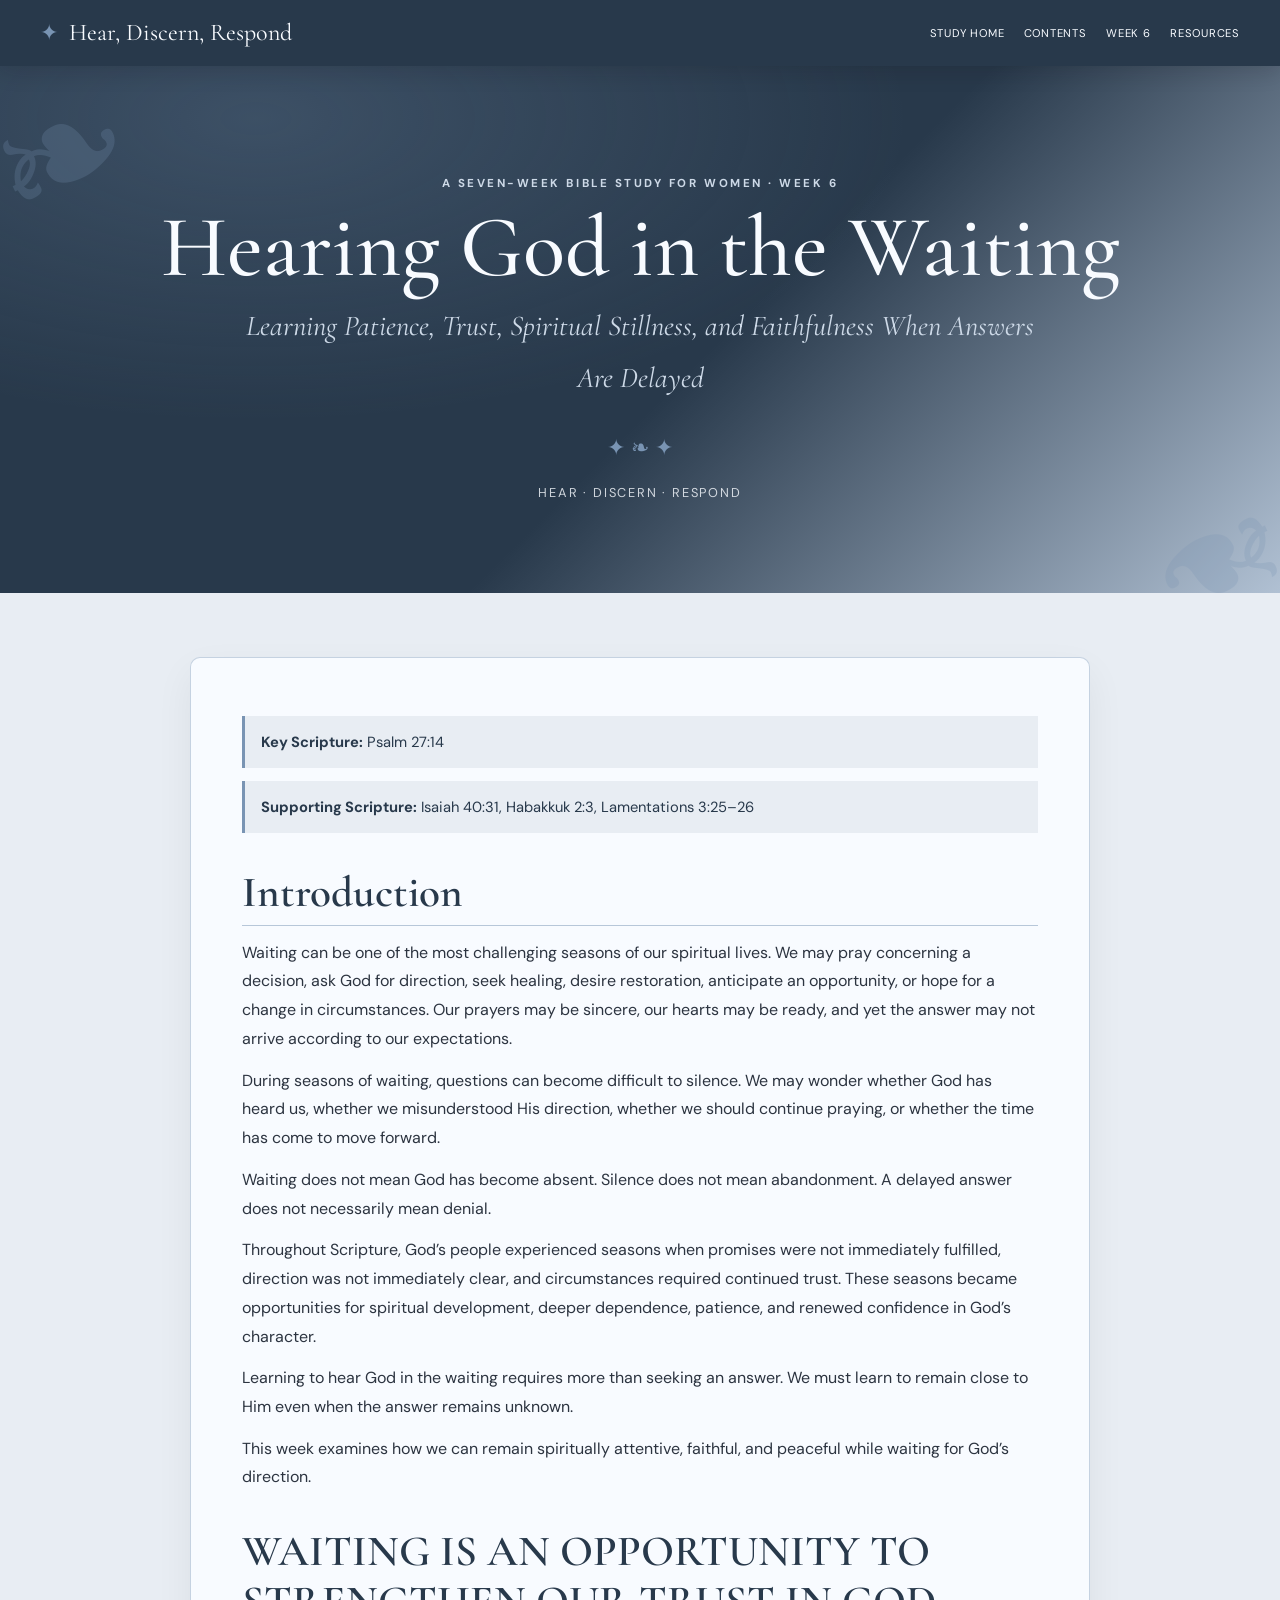
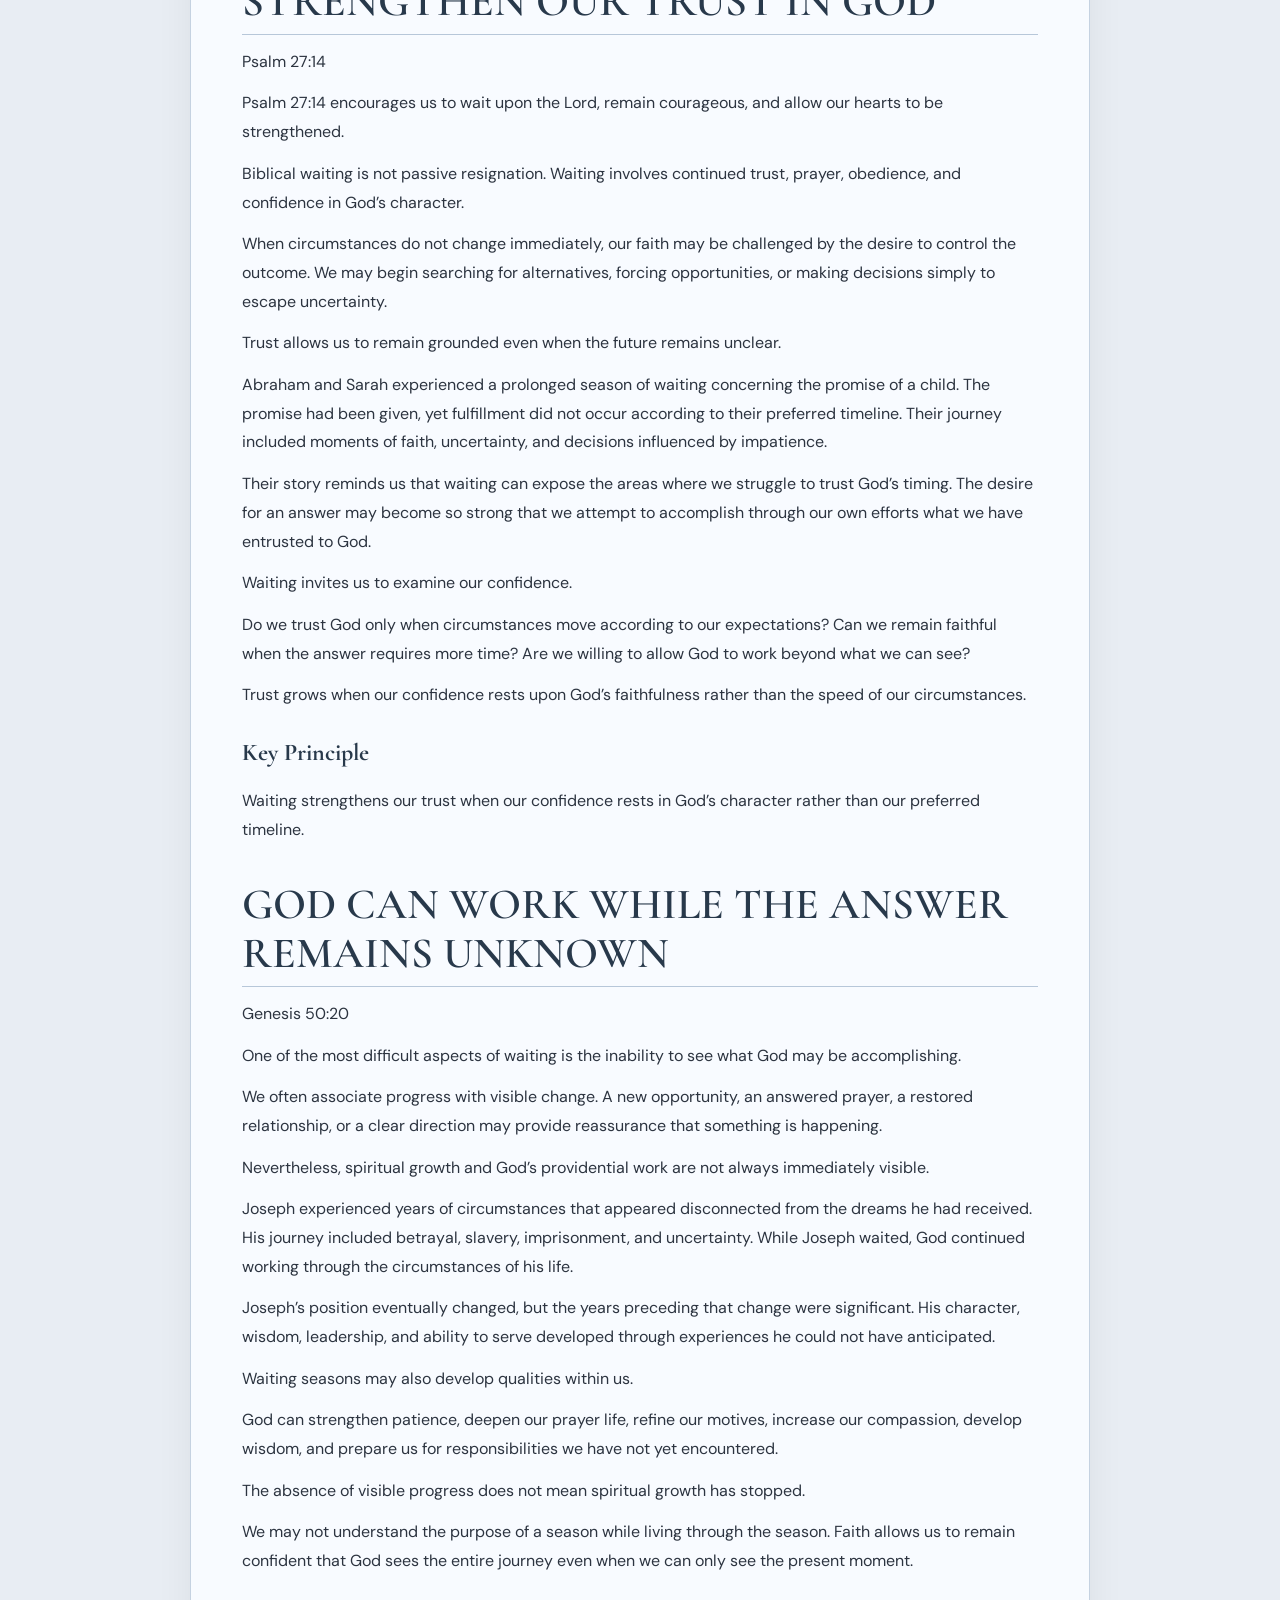
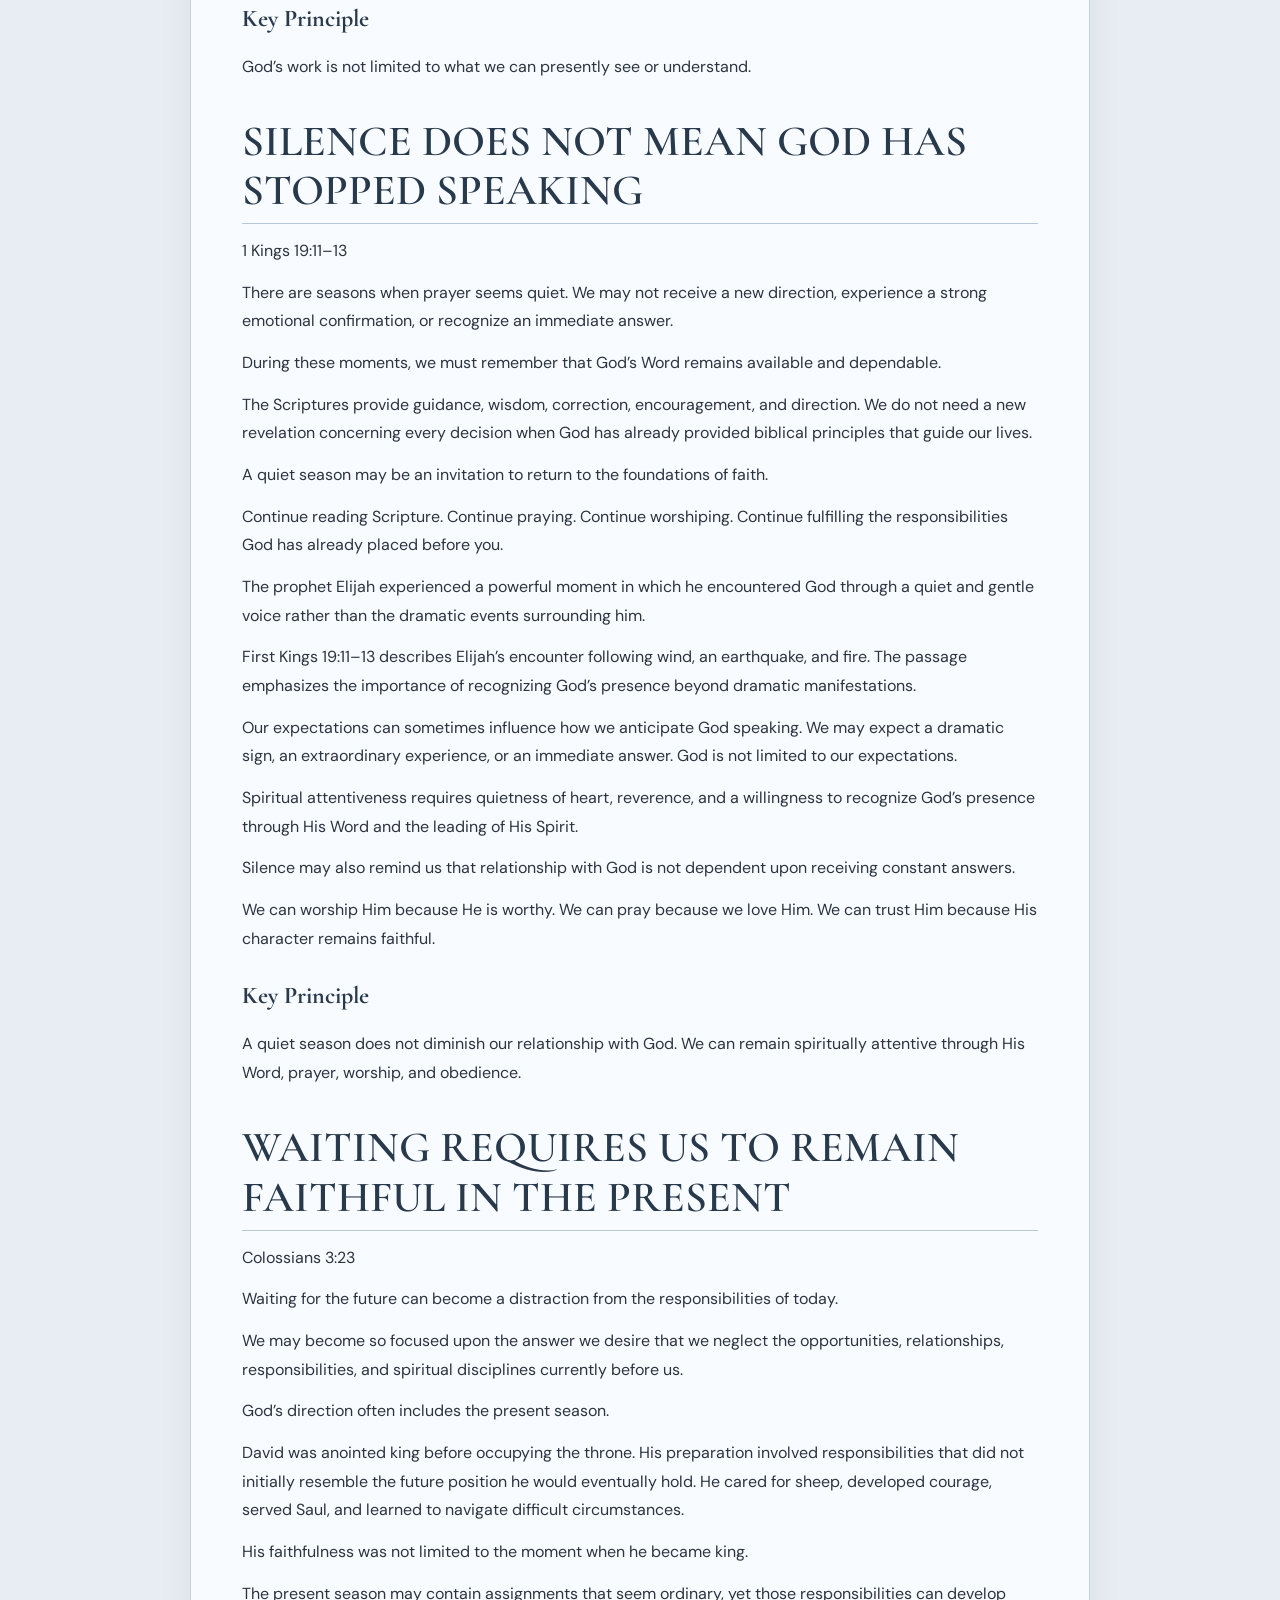
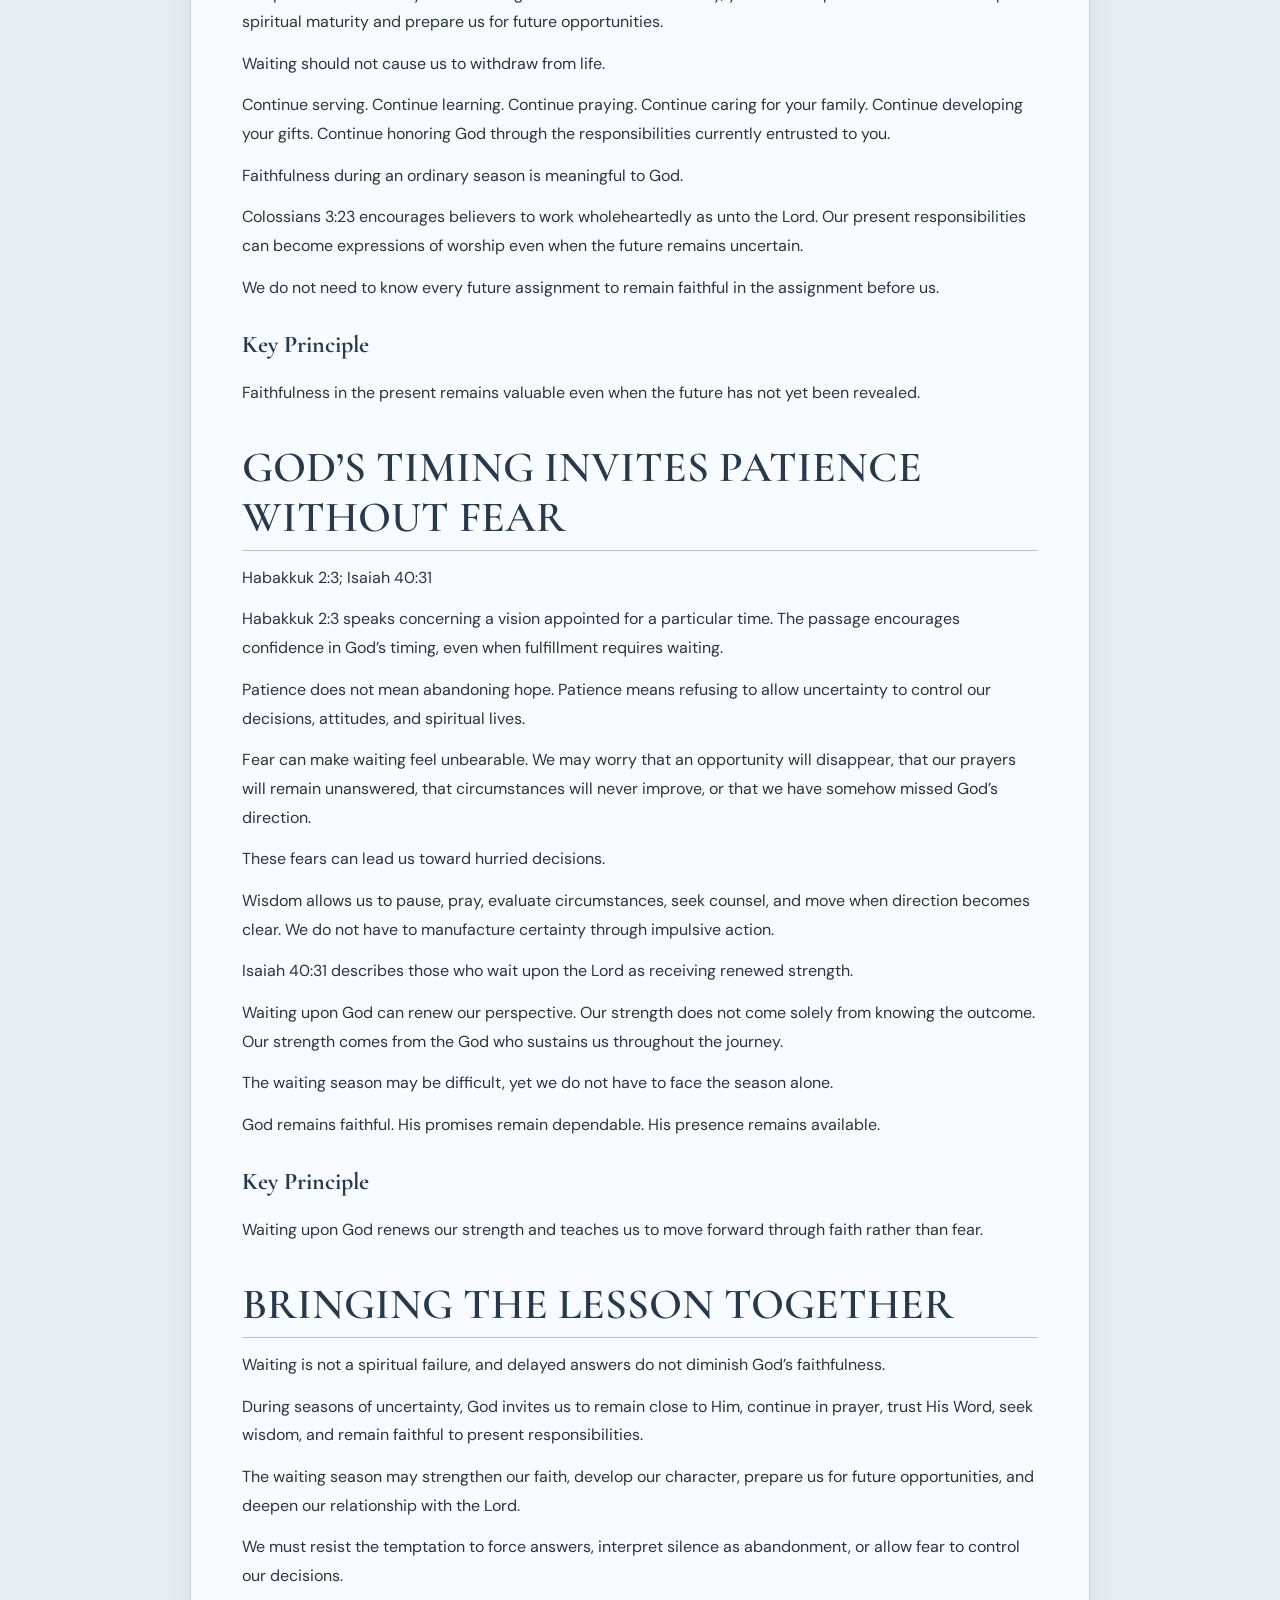
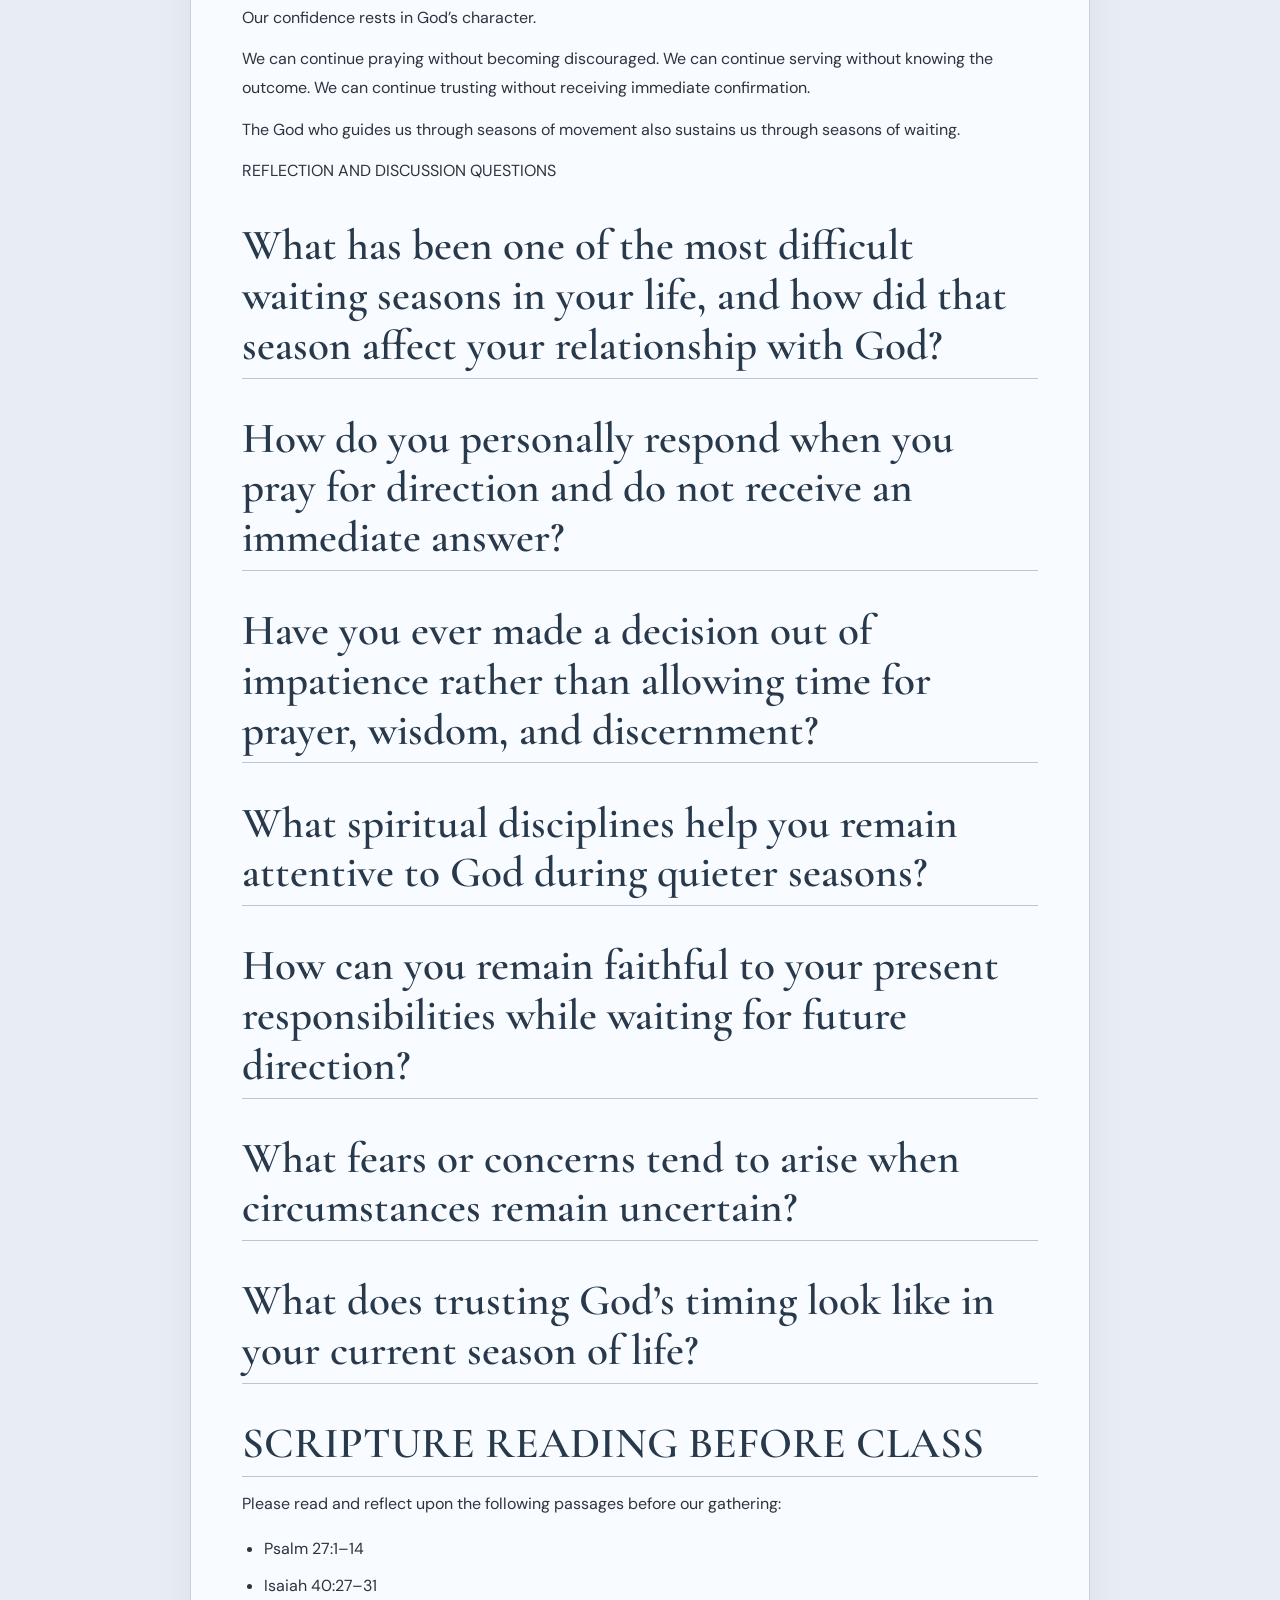
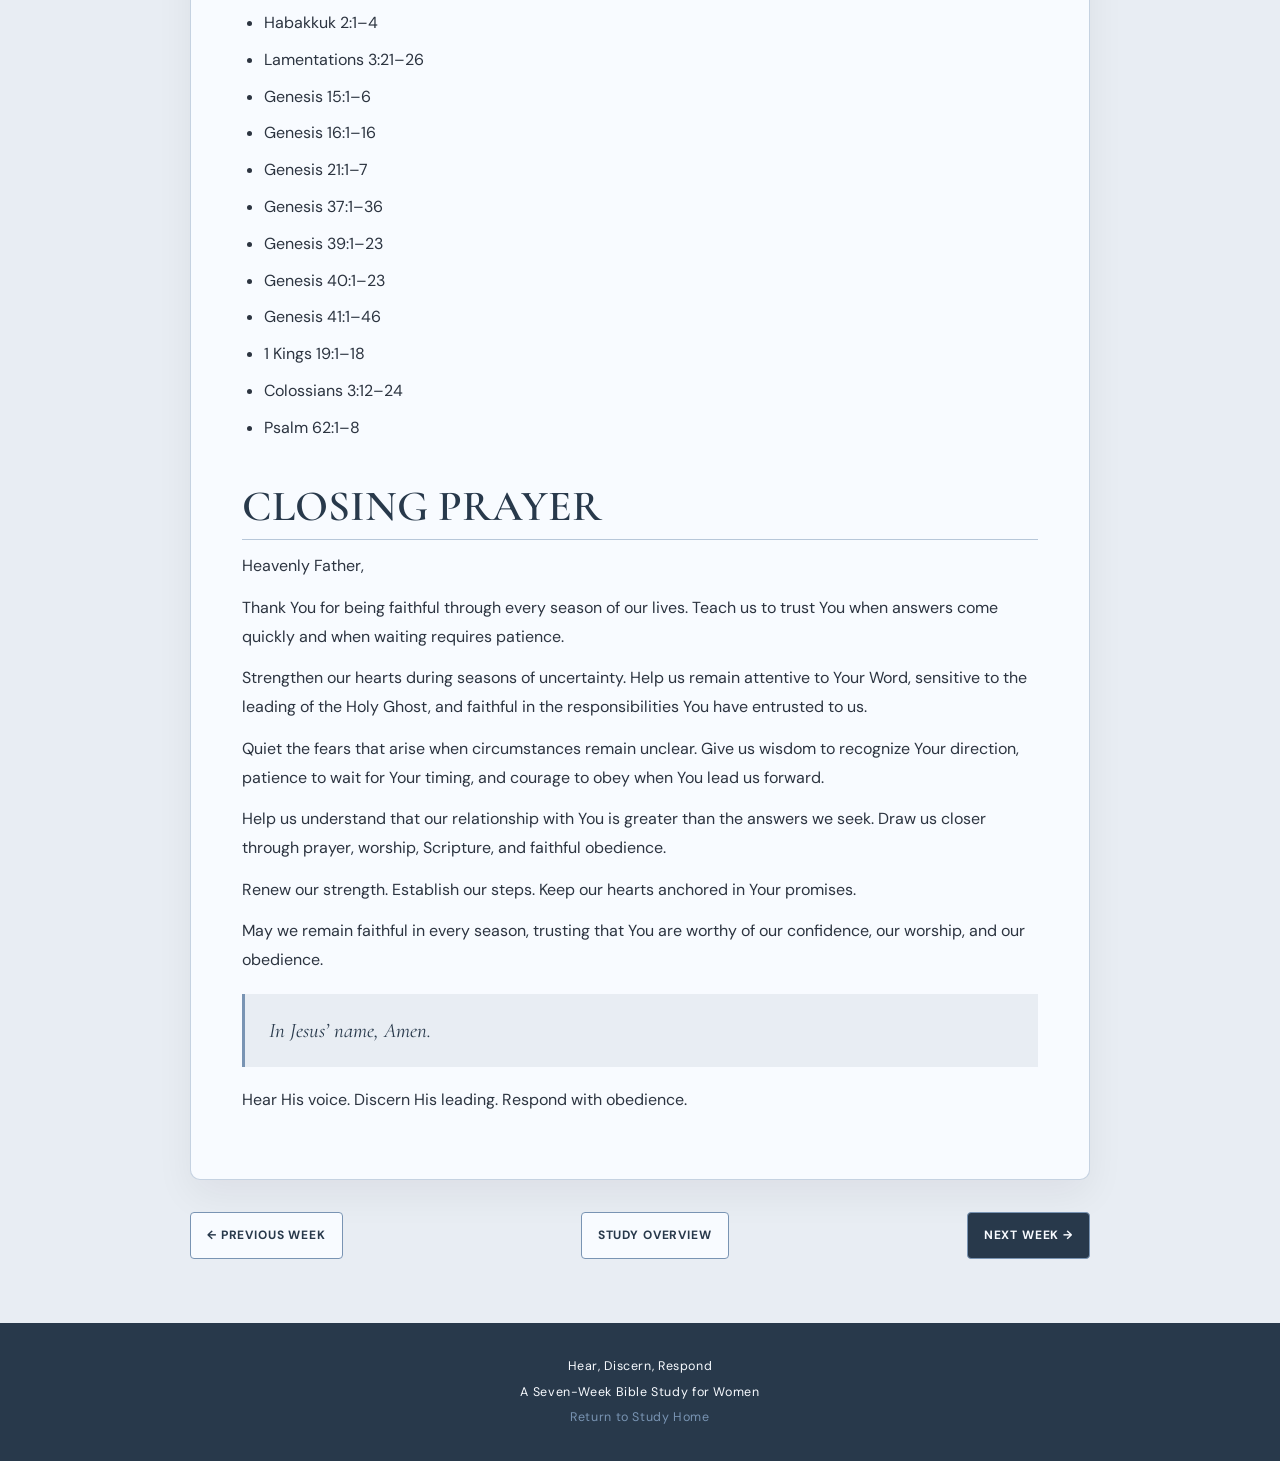
<file: week6.html>
<!DOCTYPE html><html lang="en"><head><meta charset="UTF-8"><meta name="viewport" content="width=device-width, initial-scale=1.0"><meta name="description" content="Week 6: Hearing God in the Waiting. Learning Patience, Trust, Spiritual Stillness, and Faithfulness When Answers Are Delayed A lesson from Hear, Discern, Respond, a seven-week Bible study for women."><meta name="theme-color" content="#28394b"><title>Week 6: Hearing God in the Waiting | Hear, Discern, Respond</title><link rel="stylesheet" href="css/week-base.css"><link rel="stylesheet" href="css/week6.css"></head><body class="week-page week-6"><a class="skip-link" href="#lesson-content">Skip to lesson</a><header class="week-header"><div class="week-header-inner"><a class="week-brand" href="index.html"><span class="week-brand-mark" aria-hidden="true">✦</span><span>Hear, Discern, Respond</span></a><nav class="week-nav" aria-label="Study navigation"><a href="index.html">Study Home</a><a href="contents.html">Contents</a><a href="week6.html" aria-current="page">Week 6</a><a href="resources.html">Resources</a></nav></div></header><main id="lesson-content"><section class="week-hero"><div class="week-hero-inner"><span class="week-kicker">A Seven-Week Bible Study for Women · Week 6</span><h1>Hearing God in the Waiting</h1><p class="week-hero-subtitle">Learning Patience, Trust, Spiritual Stillness, and Faithfulness When Answers Are Delayed</p><div class="week-hero-ornament" aria-hidden="true">✦ ❧ ✦</div><p class="week-hero-brandline">Hear · Discern · Respond</p></div></section><div class="week-content-wrap"><article class="week-content"><p class="scripture-meta"><strong>Key Scripture:</strong> Psalm 27:14</p>
<p class="scripture-meta"><strong>Supporting Scripture:</strong> Isaiah 40:31, Habakkuk 2:3, Lamentations 3:25–26</p>
<h2 class="section-heading">Introduction</h2>
<p>Waiting can be one of the most challenging seasons of our spiritual lives. We may pray concerning a decision, ask God for direction, seek healing, desire restoration, anticipate an opportunity, or hope for a change in circumstances. Our prayers may be sincere, our hearts may be ready, and yet the answer may not arrive according to our expectations.</p>
<p>During seasons of waiting, questions can become difficult to silence. We may wonder whether God has heard us, whether we misunderstood His direction, whether we should continue praying, or whether the time has come to move forward.</p>
<p>Waiting does not mean God has become absent. Silence does not mean abandonment. A delayed answer does not necessarily mean denial.</p>
<p>Throughout Scripture, God’s people experienced seasons when promises were not immediately fulfilled, direction was not immediately clear, and circumstances required continued trust. These seasons became opportunities for spiritual development, deeper dependence, patience, and renewed confidence in God’s character.</p>
<p>Learning to hear God in the waiting requires more than seeking an answer. We must learn to remain close to Him even when the answer remains unknown.</p>
<p>This week examines how we can remain spiritually attentive, faithful, and peaceful while waiting for God’s direction.</p>
<h2 class="section-heading">WAITING IS AN OPPORTUNITY TO STRENGTHEN OUR TRUST IN GOD</h2>
<p>Psalm 27:14</p>
<p>Psalm 27:14 encourages us to wait upon the Lord, remain courageous, and allow our hearts to be strengthened.</p>
<p>Biblical waiting is not passive resignation. Waiting involves continued trust, prayer, obedience, and confidence in God’s character.</p>
<p>When circumstances do not change immediately, our faith may be challenged by the desire to control the outcome. We may begin searching for alternatives, forcing opportunities, or making decisions simply to escape uncertainty.</p>
<p>Trust allows us to remain grounded even when the future remains unclear.</p>
<p>Abraham and Sarah experienced a prolonged season of waiting concerning the promise of a child. The promise had been given, yet fulfillment did not occur according to their preferred timeline. Their journey included moments of faith, uncertainty, and decisions influenced by impatience.</p>
<p>Their story reminds us that waiting can expose the areas where we struggle to trust God’s timing. The desire for an answer may become so strong that we attempt to accomplish through our own efforts what we have entrusted to God.</p>
<p>Waiting invites us to examine our confidence.</p>
<p>Do we trust God only when circumstances move according to our expectations? Can we remain faithful when the answer requires more time? Are we willing to allow God to work beyond what we can see?</p>
<p>Trust grows when our confidence rests upon God’s faithfulness rather than the speed of our circumstances.</p>
<h3 class="feature-heading">Key Principle</h3><p>Waiting strengthens our trust when our confidence rests in God’s character rather than our preferred timeline.</p>
<h2 class="section-heading">GOD CAN WORK WHILE THE ANSWER REMAINS UNKNOWN</h2>
<p>Genesis 50:20</p>
<p>One of the most difficult aspects of waiting is the inability to see what God may be accomplishing.</p>
<p>We often associate progress with visible change. A new opportunity, an answered prayer, a restored relationship, or a clear direction may provide reassurance that something is happening.</p>
<p>Nevertheless, spiritual growth and God’s providential work are not always immediately visible.</p>
<p>Joseph experienced years of circumstances that appeared disconnected from the dreams he had received. His journey included betrayal, slavery, imprisonment, and uncertainty. While Joseph waited, God continued working through the circumstances of his life.</p>
<p>Joseph’s position eventually changed, but the years preceding that change were significant. His character, wisdom, leadership, and ability to serve developed through experiences he could not have anticipated.</p>
<p>Waiting seasons may also develop qualities within us.</p>
<p>God can strengthen patience, deepen our prayer life, refine our motives, increase our compassion, develop wisdom, and prepare us for responsibilities we have not yet encountered.</p>
<p>The absence of visible progress does not mean spiritual growth has stopped.</p>
<p>We may not understand the purpose of a season while living through the season. Faith allows us to remain confident that God sees the entire journey even when we can only see the present moment.</p>
<h3 class="feature-heading">Key Principle</h3><p>God’s work is not limited to what we can presently see or understand.</p>
<h2 class="section-heading">SILENCE DOES NOT MEAN GOD HAS STOPPED SPEAKING</h2>
<p>1 Kings 19:11–13</p>
<p>There are seasons when prayer seems quiet. We may not receive a new direction, experience a strong emotional confirmation, or recognize an immediate answer.</p>
<p>During these moments, we must remember that God’s Word remains available and dependable.</p>
<p>The Scriptures provide guidance, wisdom, correction, encouragement, and direction. We do not need a new revelation concerning every decision when God has already provided biblical principles that guide our lives.</p>
<p>A quiet season may be an invitation to return to the foundations of faith.</p>
<p>Continue reading Scripture. Continue praying. Continue worshiping. Continue fulfilling the responsibilities God has already placed before you.</p>
<p>The prophet Elijah experienced a powerful moment in which he encountered God through a quiet and gentle voice rather than the dramatic events surrounding him.</p>
<p>First Kings 19:11–13 describes Elijah’s encounter following wind, an earthquake, and fire. The passage emphasizes the importance of recognizing God’s presence beyond dramatic manifestations.</p>
<p>Our expectations can sometimes influence how we anticipate God speaking. We may expect a dramatic sign, an extraordinary experience, or an immediate answer. God is not limited to our expectations.</p>
<p>Spiritual attentiveness requires quietness of heart, reverence, and a willingness to recognize God’s presence through His Word and the leading of His Spirit.</p>
<p>Silence may also remind us that relationship with God is not dependent upon receiving constant answers.</p>
<p>We can worship Him because He is worthy. We can pray because we love Him. We can trust Him because His character remains faithful.</p>
<h3 class="feature-heading">Key Principle</h3><p>A quiet season does not diminish our relationship with God. We can remain spiritually attentive through His Word, prayer, worship, and obedience.</p>
<h2 class="section-heading">WAITING REQUIRES US TO REMAIN FAITHFUL IN THE PRESENT</h2>
<p>Colossians 3:23</p>
<p>Waiting for the future can become a distraction from the responsibilities of today.</p>
<p>We may become so focused upon the answer we desire that we neglect the opportunities, relationships, responsibilities, and spiritual disciplines currently before us.</p>
<p>God’s direction often includes the present season.</p>
<p>David was anointed king before occupying the throne. His preparation involved responsibilities that did not initially resemble the future position he would eventually hold. He cared for sheep, developed courage, served Saul, and learned to navigate difficult circumstances.</p>
<p>His faithfulness was not limited to the moment when he became king.</p>
<p>The present season may contain assignments that seem ordinary, yet those responsibilities can develop spiritual maturity and prepare us for future opportunities.</p>
<p>Waiting should not cause us to withdraw from life.</p>
<p>Continue serving. Continue learning. Continue praying. Continue caring for your family. Continue developing your gifts. Continue honoring God through the responsibilities currently entrusted to you.</p>
<p>Faithfulness during an ordinary season is meaningful to God.</p>
<p>Colossians 3:23 encourages believers to work wholeheartedly as unto the Lord. Our present responsibilities can become expressions of worship even when the future remains uncertain.</p>
<p>We do not need to know every future assignment to remain faithful in the assignment before us.</p>
<h3 class="feature-heading">Key Principle</h3><p>Faithfulness in the present remains valuable even when the future has not yet been revealed.</p>
<h2 class="section-heading">GOD’S TIMING INVITES PATIENCE WITHOUT FEAR</h2>
<p>Habakkuk 2:3; Isaiah 40:31</p>
<p>Habakkuk 2:3 speaks concerning a vision appointed for a particular time. The passage encourages confidence in God’s timing, even when fulfillment requires waiting.</p>
<p>Patience does not mean abandoning hope. Patience means refusing to allow uncertainty to control our decisions, attitudes, and spiritual lives.</p>
<p>Fear can make waiting feel unbearable. We may worry that an opportunity will disappear, that our prayers will remain unanswered, that circumstances will never improve, or that we have somehow missed God’s direction.</p>
<p>These fears can lead us toward hurried decisions.</p>
<p>Wisdom allows us to pause, pray, evaluate circumstances, seek counsel, and move when direction becomes clear. We do not have to manufacture certainty through impulsive action.</p>
<p>Isaiah 40:31 describes those who wait upon the Lord as receiving renewed strength.</p>
<p>Waiting upon God can renew our perspective. Our strength does not come solely from knowing the outcome. Our strength comes from the God who sustains us throughout the journey.</p>
<p>The waiting season may be difficult, yet we do not have to face the season alone.</p>
<p>God remains faithful. His promises remain dependable. His presence remains available.</p>
<h3 class="feature-heading">Key Principle</h3><p>Waiting upon God renews our strength and teaches us to move forward through faith rather than fear.</p>
<h2 class="section-heading">BRINGING THE LESSON TOGETHER</h2>
<p>Waiting is not a spiritual failure, and delayed answers do not diminish God’s faithfulness.</p>
<p>During seasons of uncertainty, God invites us to remain close to Him, continue in prayer, trust His Word, seek wisdom, and remain faithful to present responsibilities.</p>
<p>The waiting season may strengthen our faith, develop our character, prepare us for future opportunities, and deepen our relationship with the Lord.</p>
<p>We must resist the temptation to force answers, interpret silence as abandonment, or allow fear to control our decisions.</p>
<p>Our confidence rests in God’s character.</p>
<p>We can continue praying without becoming discouraged. We can continue serving without knowing the outcome. We can continue trusting without receiving immediate confirmation.</p>
<p>The God who guides us through seasons of movement also sustains us through seasons of waiting.</p>
<p>REFLECTION AND DISCUSSION QUESTIONS</p>
<h2 class="section-heading">What has been one of the most difficult waiting seasons in your life, and how did that season affect your relationship with God?</h2>
<h2 class="section-heading">How do you personally respond when you pray for direction and do not receive an immediate answer?</h2>
<h2 class="section-heading">Have you ever made a decision out of impatience rather than allowing time for prayer, wisdom, and discernment?</h2>
<h2 class="section-heading">What spiritual disciplines help you remain attentive to God during quieter seasons?</h2>
<h2 class="section-heading">How can you remain faithful to your present responsibilities while waiting for future direction?</h2>
<h2 class="section-heading">What fears or concerns tend to arise when circumstances remain uncertain?</h2>
<h2 class="section-heading">What does trusting God’s timing look like in your current season of life?</h2>
<h2 class="section-heading">SCRIPTURE READING BEFORE CLASS</h2>
<p>Please read and reflect upon the following passages before our gathering:</p>
<ul class="study-list"><li>Psalm 27:1–14</li>
<li>Isaiah 40:27–31</li>
<li>Habakkuk 2:1–4</li>
<li>Lamentations 3:21–26</li>
<li>Genesis 15:1–6</li>
<li>Genesis 16:1–16</li>
<li>Genesis 21:1–7</li>
<li>Genesis 37:1–36</li>
<li>Genesis 39:1–23</li>
<li>Genesis 40:1–23</li>
<li>Genesis 41:1–46</li>
<li>1 Kings 19:1–18</li>
<li>Colossians 3:12–24</li>
<li>Psalm 62:1–8</li>
</ul><h2 class="section-heading">CLOSING PRAYER</h2>
<p>Heavenly Father,</p>
<p>Thank You for being faithful through every season of our lives. Teach us to trust You when answers come quickly and when waiting requires patience.</p>
<p>Strengthen our hearts during seasons of uncertainty. Help us remain attentive to Your Word, sensitive to the leading of the Holy Ghost, and faithful in the responsibilities You have entrusted to us.</p>
<p>Quiet the fears that arise when circumstances remain unclear. Give us wisdom to recognize Your direction, patience to wait for Your timing, and courage to obey when You lead us forward.</p>
<p>Help us understand that our relationship with You is greater than the answers we seek. Draw us closer through prayer, worship, Scripture, and faithful obedience.</p>
<p>Renew our strength. Establish our steps. Keep our hearts anchored in Your promises.</p>
<p>May we remain faithful in every season, trusting that You are worthy of our confidence, our worship, and our obedience.</p>
<blockquote>In Jesus’ name, Amen.</blockquote>
<p>Hear His voice. Discern His leading. Respond with obedience.</p></article><nav class="week-bottom-nav" aria-label="Lesson navigation"><a href="week5.html">← Previous Week</a><a href="index.html">Study Overview</a><a class="primary" href="week7.html">Next Week →</a></nav></div></main><footer class="week-footer"><p>Hear, Discern, Respond</p><p>A Seven-Week Bible Study for Women</p><p><a href="index.html">Return to Study Home</a></p></footer></body></html>
</file>
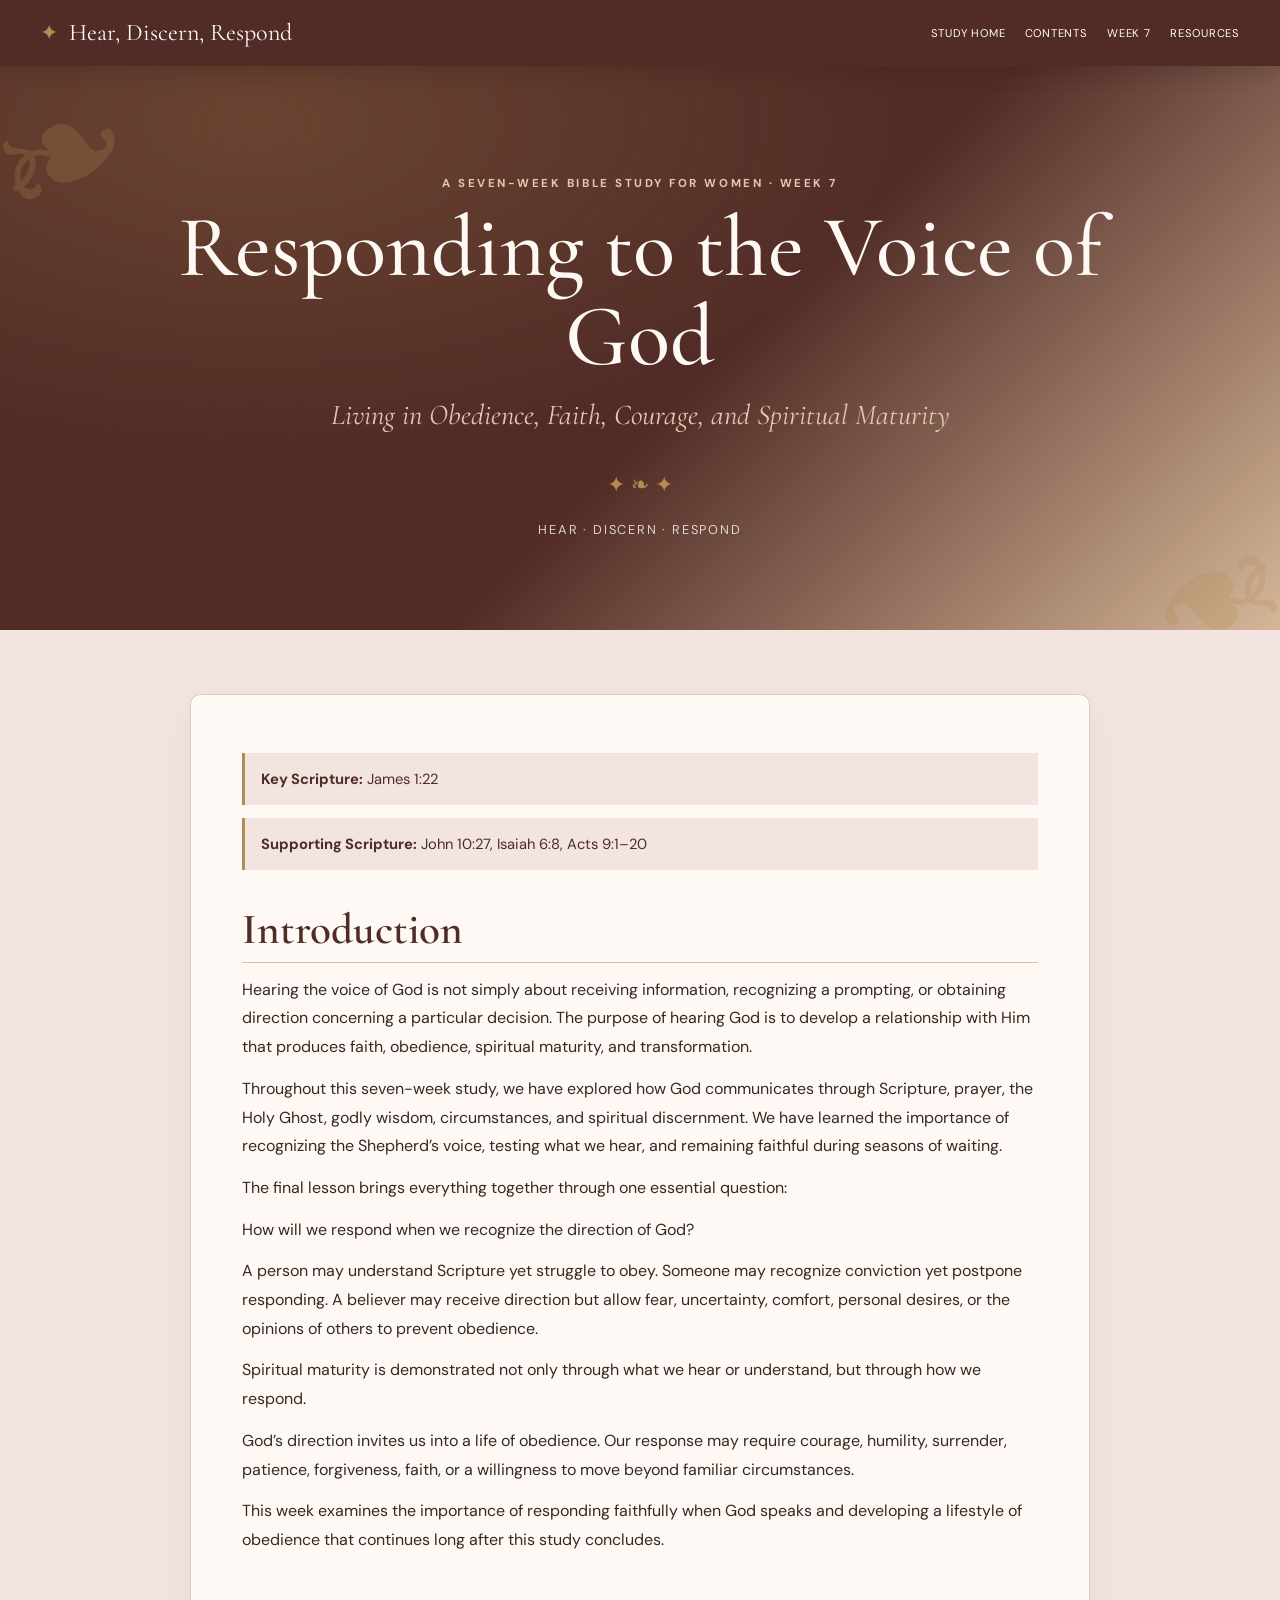
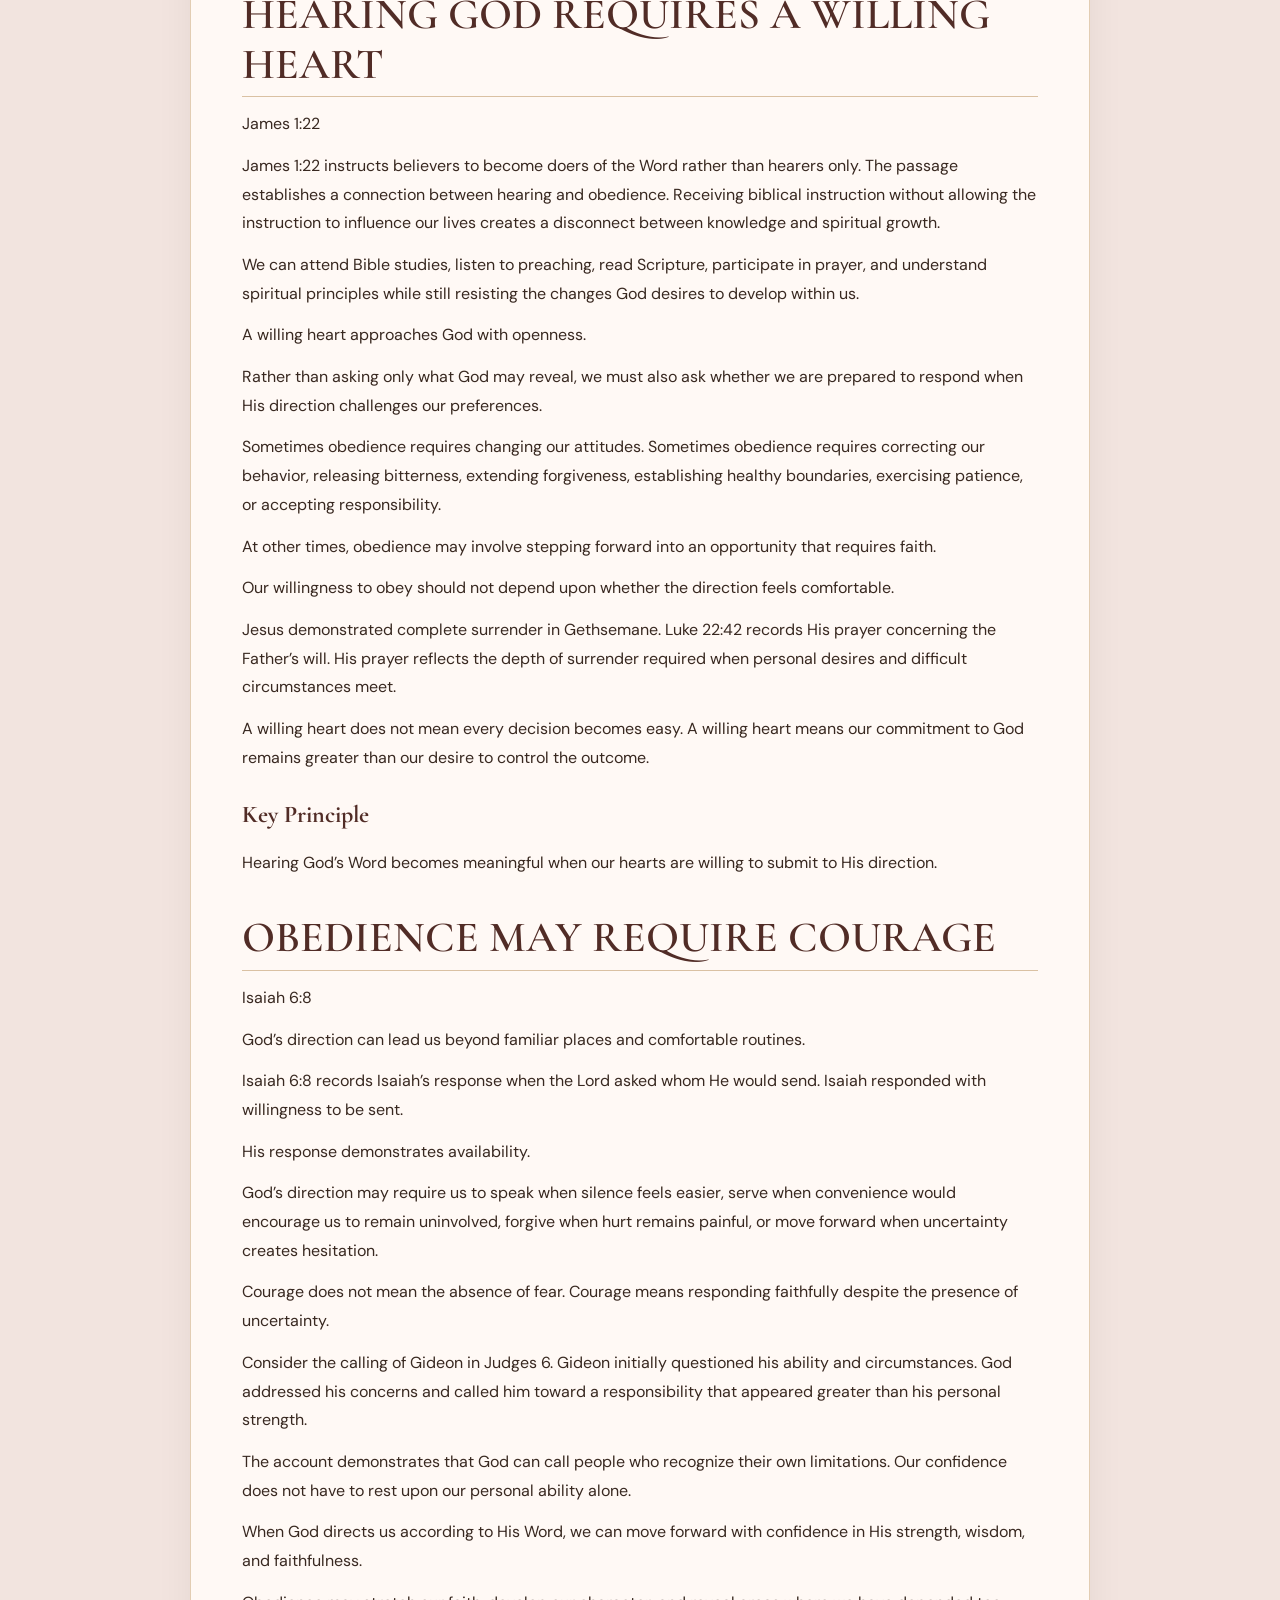
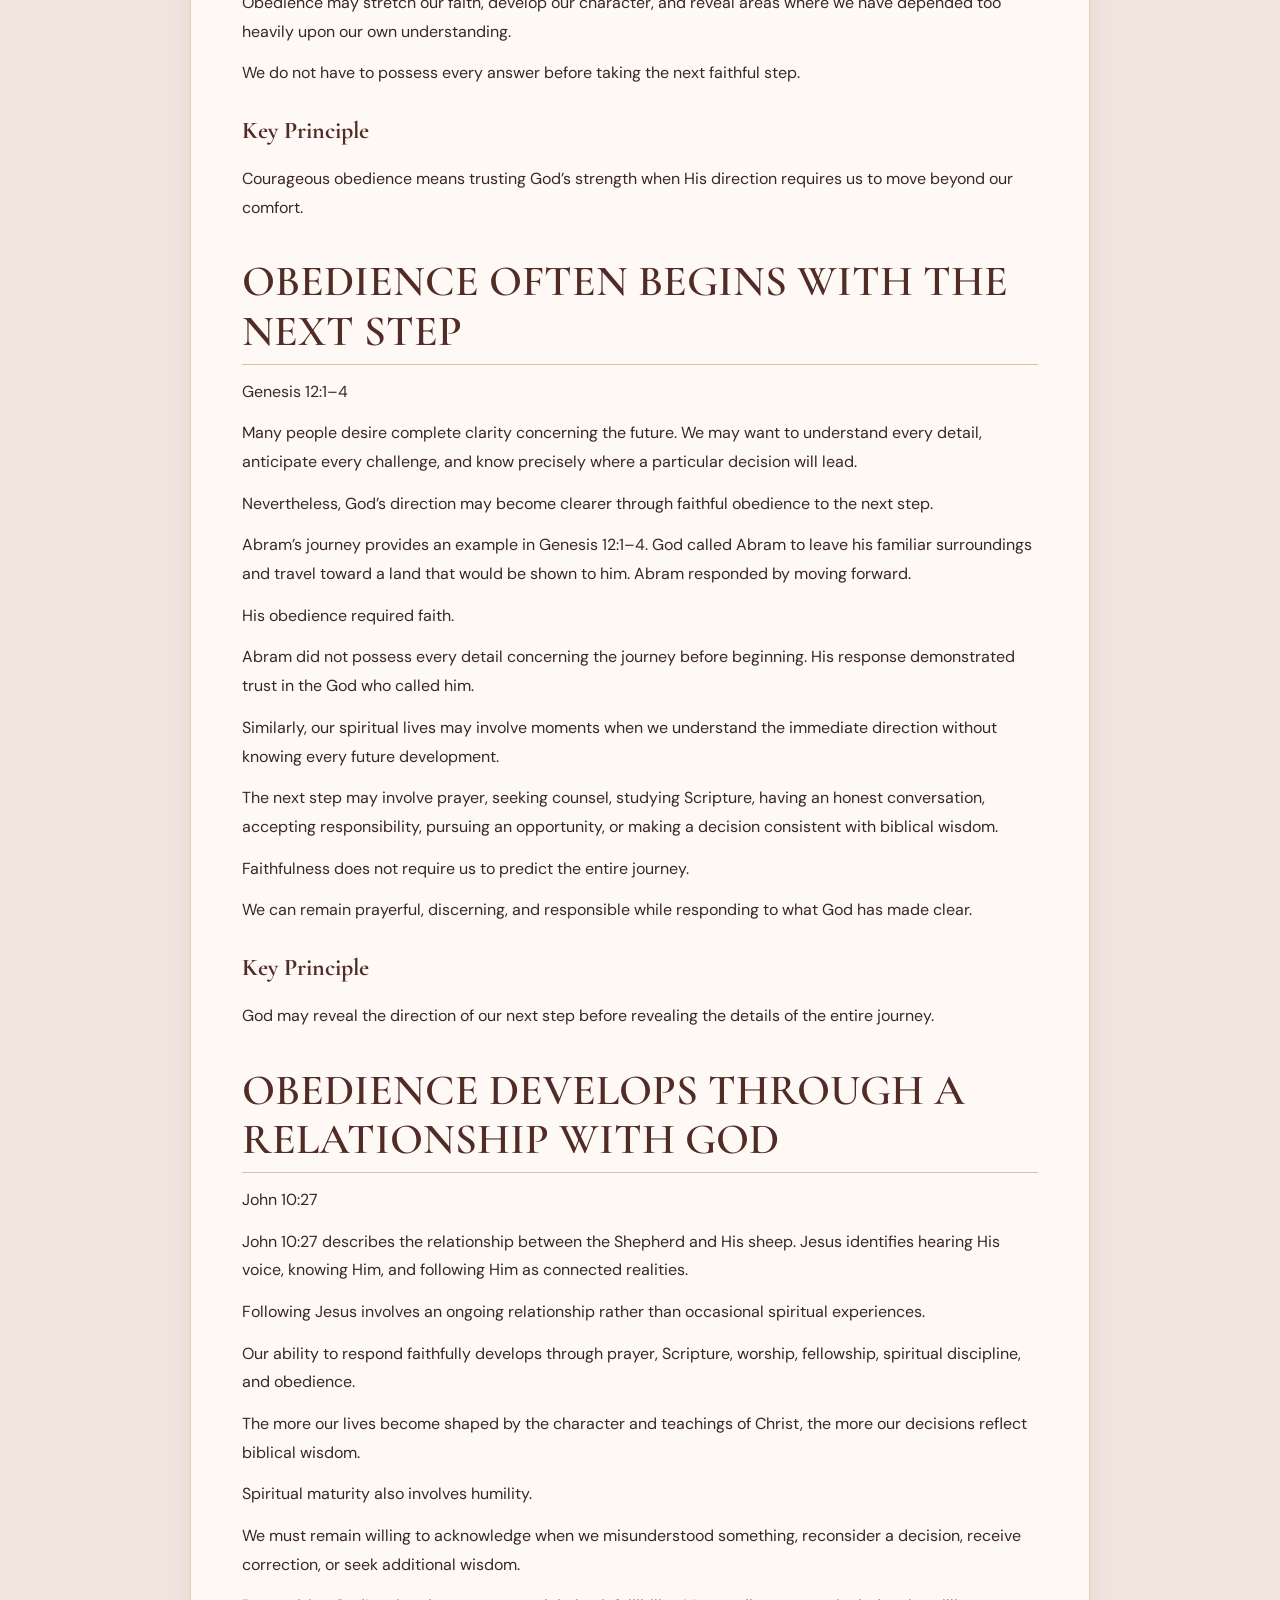
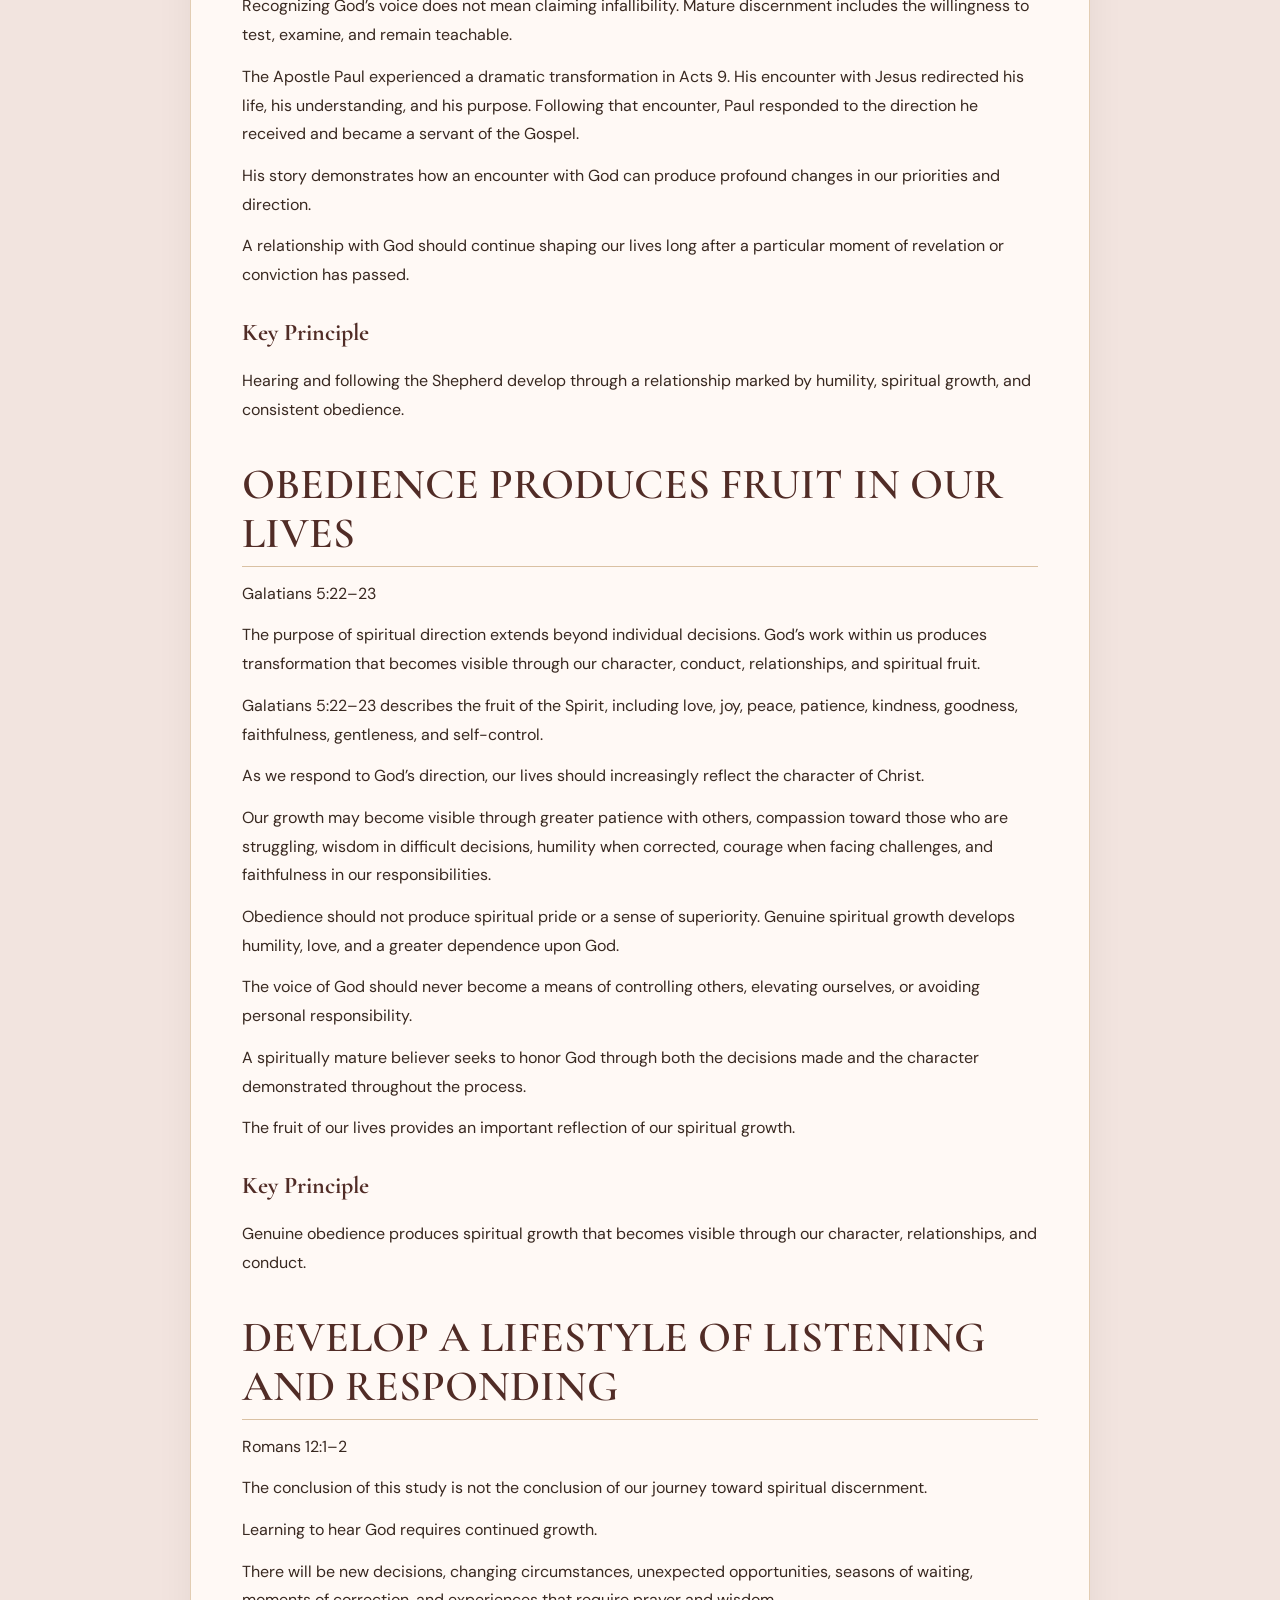
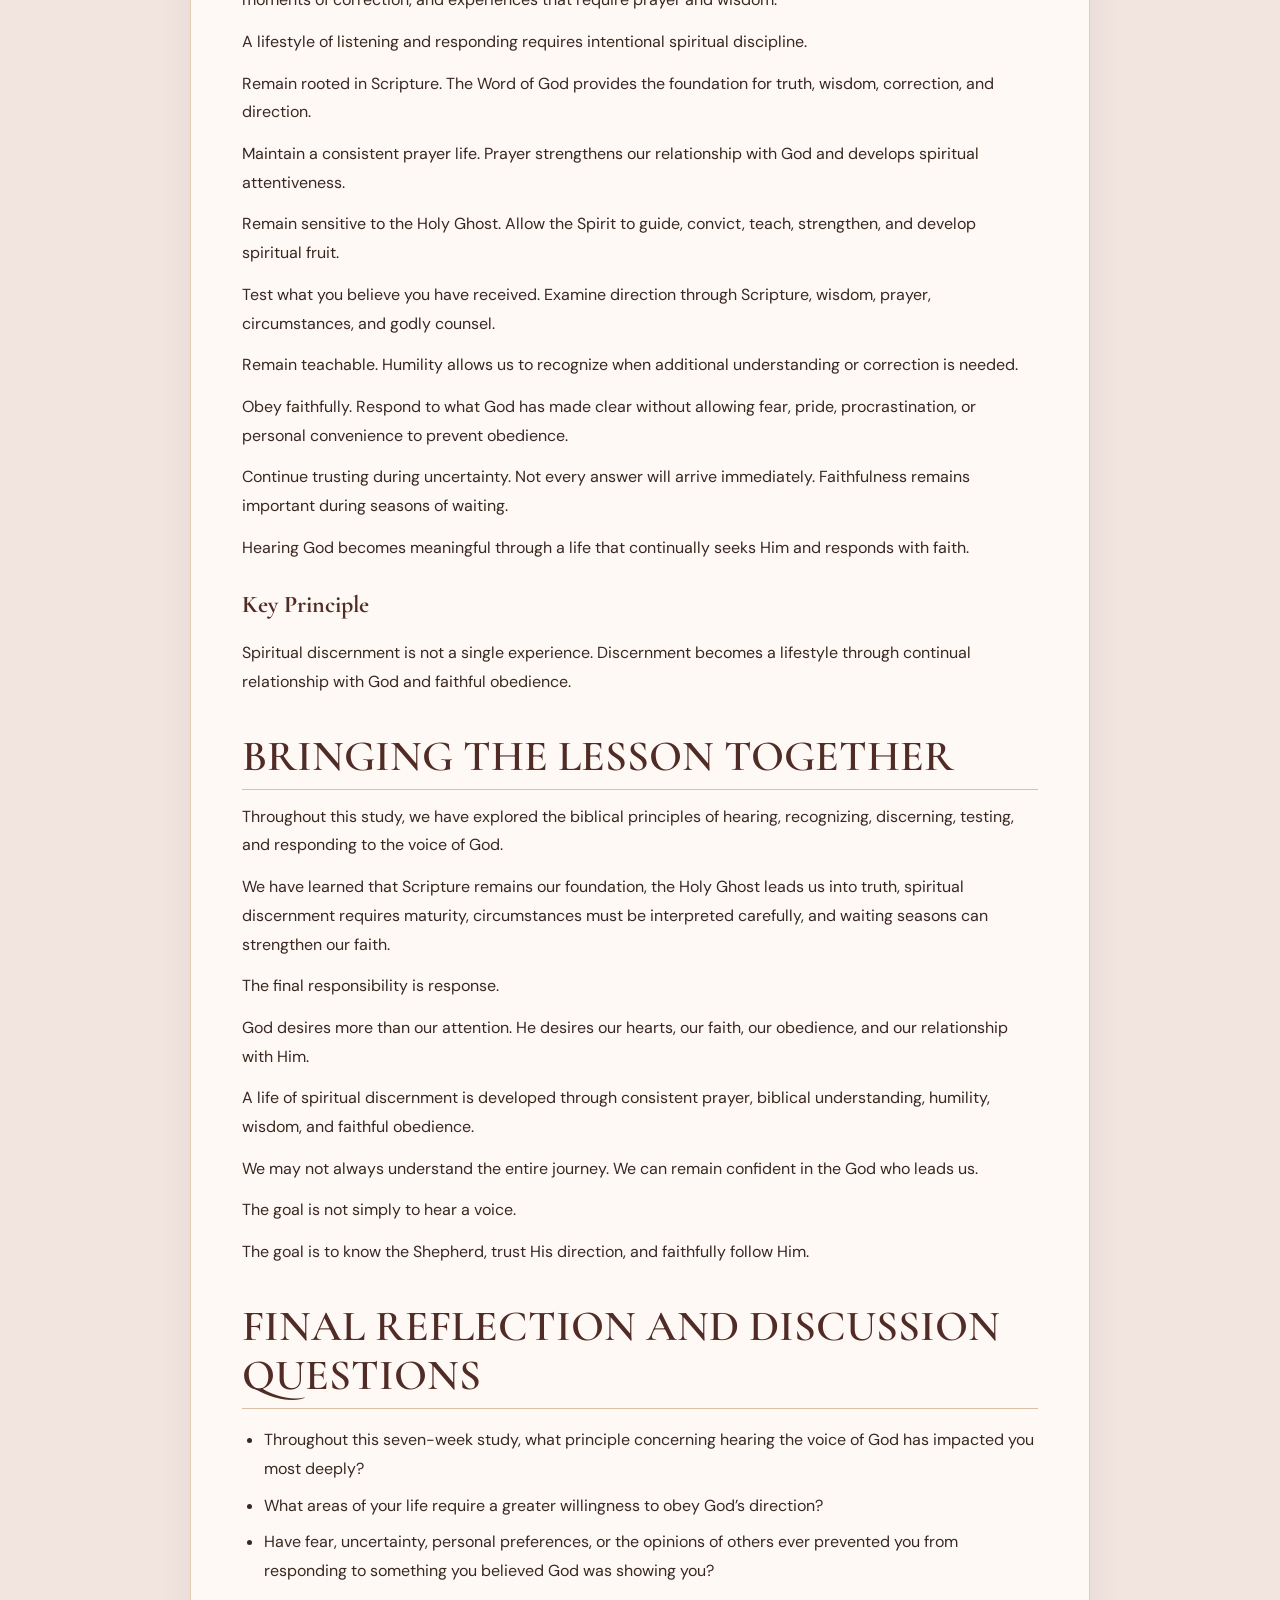
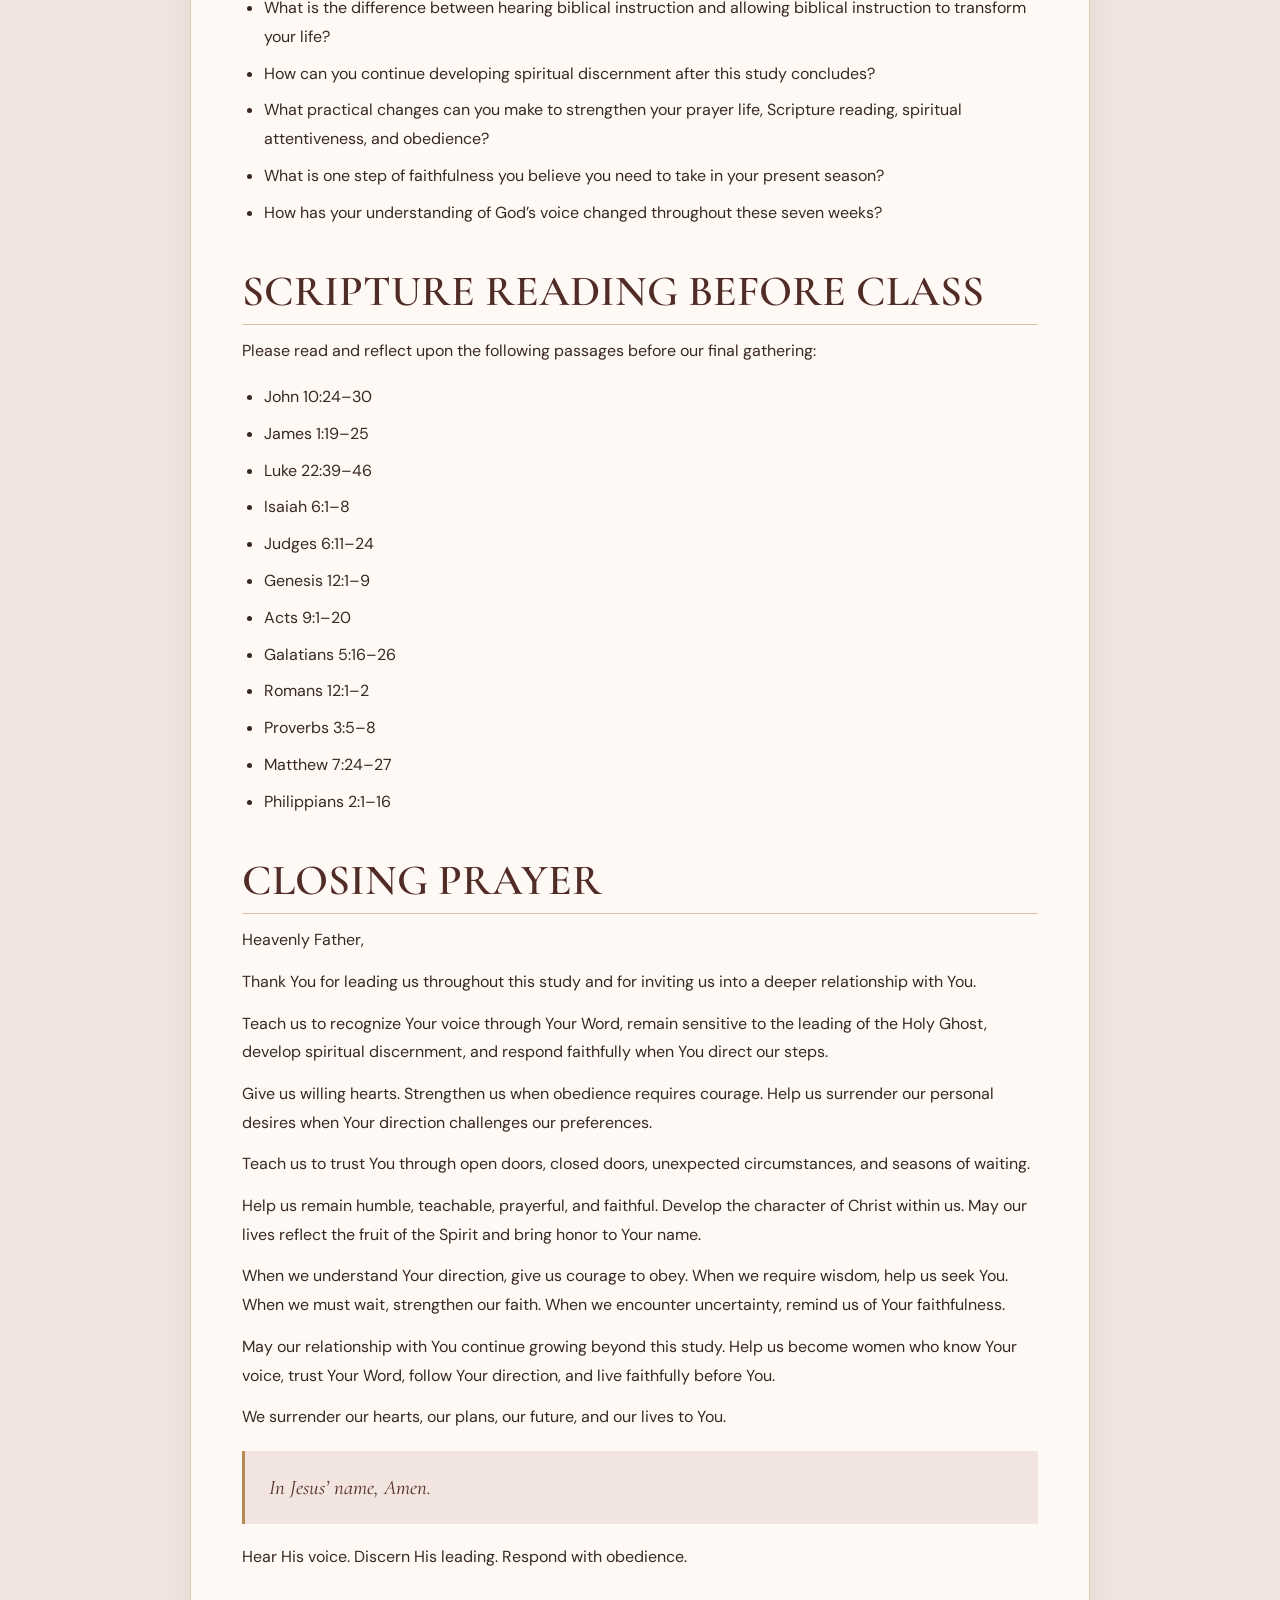
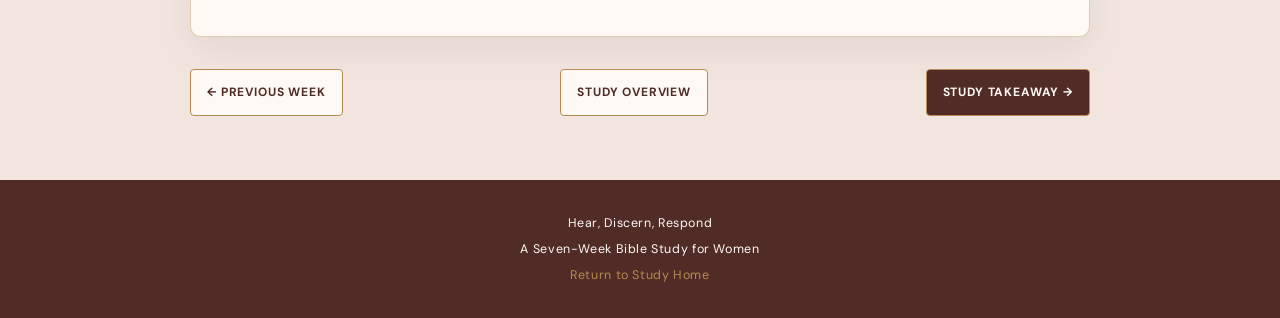
<file: week7.html>
<!DOCTYPE html><html lang="en"><head><meta charset="UTF-8"><meta name="viewport" content="width=device-width, initial-scale=1.0"><meta name="description" content="Week 7: Responding to the Voice of God. Living in Obedience, Faith, Courage, and Spiritual Maturity A lesson from Hear, Discern, Respond, a seven-week Bible study for women."><meta name="theme-color" content="#512c26"><title>Week 7: Responding to the Voice of God | Hear, Discern, Respond</title><link rel="stylesheet" href="css/week-base.css"><link rel="stylesheet" href="css/week7.css"></head><body class="week-page week-7"><a class="skip-link" href="#lesson-content">Skip to lesson</a><header class="week-header"><div class="week-header-inner"><a class="week-brand" href="index.html"><span class="week-brand-mark" aria-hidden="true">✦</span><span>Hear, Discern, Respond</span></a><nav class="week-nav" aria-label="Study navigation"><a href="index.html">Study Home</a><a href="contents.html">Contents</a><a href="week7.html" aria-current="page">Week 7</a><a href="resources.html">Resources</a></nav></div></header><main id="lesson-content"><section class="week-hero"><div class="week-hero-inner"><span class="week-kicker">A Seven-Week Bible Study for Women · Week 7</span><h1>Responding to the Voice of God</h1><p class="week-hero-subtitle">Living in Obedience, Faith, Courage, and Spiritual Maturity</p><div class="week-hero-ornament" aria-hidden="true">✦ ❧ ✦</div><p class="week-hero-brandline">Hear · Discern · Respond</p></div></section><div class="week-content-wrap"><article class="week-content"><p class="scripture-meta"><strong>Key Scripture:</strong> James 1:22</p>
<p class="scripture-meta"><strong>Supporting Scripture:</strong> John 10:27, Isaiah 6:8, Acts 9:1–20</p>
<h2 class="section-heading">Introduction</h2>
<p>Hearing the voice of God is not simply about receiving information, recognizing a prompting, or obtaining direction concerning a particular decision. The purpose of hearing God is to develop a relationship with Him that produces faith, obedience, spiritual maturity, and transformation.</p>
<p>Throughout this seven-week study, we have explored how God communicates through Scripture, prayer, the Holy Ghost, godly wisdom, circumstances, and spiritual discernment. We have learned the importance of recognizing the Shepherd’s voice, testing what we hear, and remaining faithful during seasons of waiting.</p>
<p>The final lesson brings everything together through one essential question:</p>
<p>How will we respond when we recognize the direction of God?</p>
<p>A person may understand Scripture yet struggle to obey. Someone may recognize conviction yet postpone responding. A believer may receive direction but allow fear, uncertainty, comfort, personal desires, or the opinions of others to prevent obedience.</p>
<p>Spiritual maturity is demonstrated not only through what we hear or understand, but through how we respond.</p>
<p>God’s direction invites us into a life of obedience. Our response may require courage, humility, surrender, patience, forgiveness, faith, or a willingness to move beyond familiar circumstances.</p>
<p>This week examines the importance of responding faithfully when God speaks and developing a lifestyle of obedience that continues long after this study concludes.</p>
<h2 class="section-heading">HEARING GOD REQUIRES A WILLING HEART</h2>
<p>James 1:22</p>
<p>James 1:22 instructs believers to become doers of the Word rather than hearers only. The passage establishes a connection between hearing and obedience. Receiving biblical instruction without allowing the instruction to influence our lives creates a disconnect between knowledge and spiritual growth.</p>
<p>We can attend Bible studies, listen to preaching, read Scripture, participate in prayer, and understand spiritual principles while still resisting the changes God desires to develop within us.</p>
<p>A willing heart approaches God with openness.</p>
<p>Rather than asking only what God may reveal, we must also ask whether we are prepared to respond when His direction challenges our preferences.</p>
<p>Sometimes obedience requires changing our attitudes. Sometimes obedience requires correcting our behavior, releasing bitterness, extending forgiveness, establishing healthy boundaries, exercising patience, or accepting responsibility.</p>
<p>At other times, obedience may involve stepping forward into an opportunity that requires faith.</p>
<p>Our willingness to obey should not depend upon whether the direction feels comfortable.</p>
<p>Jesus demonstrated complete surrender in Gethsemane. Luke 22:42 records His prayer concerning the Father’s will. His prayer reflects the depth of surrender required when personal desires and difficult circumstances meet.</p>
<p>A willing heart does not mean every decision becomes easy. A willing heart means our commitment to God remains greater than our desire to control the outcome.</p>
<h3 class="feature-heading">Key Principle</h3><p>Hearing God’s Word becomes meaningful when our hearts are willing to submit to His direction.</p>
<h2 class="section-heading">OBEDIENCE MAY REQUIRE COURAGE</h2>
<p>Isaiah 6:8</p>
<p>God’s direction can lead us beyond familiar places and comfortable routines.</p>
<p>Isaiah 6:8 records Isaiah’s response when the Lord asked whom He would send. Isaiah responded with willingness to be sent.</p>
<p>His response demonstrates availability.</p>
<p>God’s direction may require us to speak when silence feels easier, serve when convenience would encourage us to remain uninvolved, forgive when hurt remains painful, or move forward when uncertainty creates hesitation.</p>
<p>Courage does not mean the absence of fear. Courage means responding faithfully despite the presence of uncertainty.</p>
<p>Consider the calling of Gideon in Judges 6. Gideon initially questioned his ability and circumstances. God addressed his concerns and called him toward a responsibility that appeared greater than his personal strength.</p>
<p>The account demonstrates that God can call people who recognize their own limitations. Our confidence does not have to rest upon our personal ability alone.</p>
<p>When God directs us according to His Word, we can move forward with confidence in His strength, wisdom, and faithfulness.</p>
<p>Obedience may stretch our faith, develop our character, and reveal areas where we have depended too heavily upon our own understanding.</p>
<p>We do not have to possess every answer before taking the next faithful step.</p>
<h3 class="feature-heading">Key Principle</h3><p>Courageous obedience means trusting God’s strength when His direction requires us to move beyond our comfort.</p>
<h2 class="section-heading">OBEDIENCE OFTEN BEGINS WITH THE NEXT STEP</h2>
<p>Genesis 12:1–4</p>
<p>Many people desire complete clarity concerning the future. We may want to understand every detail, anticipate every challenge, and know precisely where a particular decision will lead.</p>
<p>Nevertheless, God’s direction may become clearer through faithful obedience to the next step.</p>
<p>Abram’s journey provides an example in Genesis 12:1–4. God called Abram to leave his familiar surroundings and travel toward a land that would be shown to him. Abram responded by moving forward.</p>
<p>His obedience required faith.</p>
<p>Abram did not possess every detail concerning the journey before beginning. His response demonstrated trust in the God who called him.</p>
<p>Similarly, our spiritual lives may involve moments when we understand the immediate direction without knowing every future development.</p>
<p>The next step may involve prayer, seeking counsel, studying Scripture, having an honest conversation, accepting responsibility, pursuing an opportunity, or making a decision consistent with biblical wisdom.</p>
<p>Faithfulness does not require us to predict the entire journey.</p>
<p>We can remain prayerful, discerning, and responsible while responding to what God has made clear.</p>
<h3 class="feature-heading">Key Principle</h3><p>God may reveal the direction of our next step before revealing the details of the entire journey.</p>
<h2 class="section-heading">OBEDIENCE DEVELOPS THROUGH A RELATIONSHIP WITH GOD</h2>
<p>John 10:27</p>
<p>John 10:27 describes the relationship between the Shepherd and His sheep. Jesus identifies hearing His voice, knowing Him, and following Him as connected realities.</p>
<p>Following Jesus involves an ongoing relationship rather than occasional spiritual experiences.</p>
<p>Our ability to respond faithfully develops through prayer, Scripture, worship, fellowship, spiritual discipline, and obedience.</p>
<p>The more our lives become shaped by the character and teachings of Christ, the more our decisions reflect biblical wisdom.</p>
<p>Spiritual maturity also involves humility.</p>
<p>We must remain willing to acknowledge when we misunderstood something, reconsider a decision, receive correction, or seek additional wisdom.</p>
<p>Recognizing God’s voice does not mean claiming infallibility. Mature discernment includes the willingness to test, examine, and remain teachable.</p>
<p>The Apostle Paul experienced a dramatic transformation in Acts 9. His encounter with Jesus redirected his life, his understanding, and his purpose. Following that encounter, Paul responded to the direction he received and became a servant of the Gospel.</p>
<p>His story demonstrates how an encounter with God can produce profound changes in our priorities and direction.</p>
<p>A relationship with God should continue shaping our lives long after a particular moment of revelation or conviction has passed.</p>
<h3 class="feature-heading">Key Principle</h3><p>Hearing and following the Shepherd develop through a relationship marked by humility, spiritual growth, and consistent obedience.</p>
<h2 class="section-heading">OBEDIENCE PRODUCES FRUIT IN OUR LIVES</h2>
<p>Galatians 5:22–23</p>
<p>The purpose of spiritual direction extends beyond individual decisions. God’s work within us produces transformation that becomes visible through our character, conduct, relationships, and spiritual fruit.</p>
<p>Galatians 5:22–23 describes the fruit of the Spirit, including love, joy, peace, patience, kindness, goodness, faithfulness, gentleness, and self-control.</p>
<p>As we respond to God’s direction, our lives should increasingly reflect the character of Christ.</p>
<p>Our growth may become visible through greater patience with others, compassion toward those who are struggling, wisdom in difficult decisions, humility when corrected, courage when facing challenges, and faithfulness in our responsibilities.</p>
<p>Obedience should not produce spiritual pride or a sense of superiority. Genuine spiritual growth develops humility, love, and a greater dependence upon God.</p>
<p>The voice of God should never become a means of controlling others, elevating ourselves, or avoiding personal responsibility.</p>
<p>A spiritually mature believer seeks to honor God through both the decisions made and the character demonstrated throughout the process.</p>
<p>The fruit of our lives provides an important reflection of our spiritual growth.</p>
<h3 class="feature-heading">Key Principle</h3><p>Genuine obedience produces spiritual growth that becomes visible through our character, relationships, and conduct.</p>
<h2 class="section-heading">DEVELOP A LIFESTYLE OF LISTENING AND RESPONDING</h2>
<p>Romans 12:1–2</p>
<p>The conclusion of this study is not the conclusion of our journey toward spiritual discernment.</p>
<p>Learning to hear God requires continued growth.</p>
<p>There will be new decisions, changing circumstances, unexpected opportunities, seasons of waiting, moments of correction, and experiences that require prayer and wisdom.</p>
<p>A lifestyle of listening and responding requires intentional spiritual discipline.</p>
<p>Remain rooted in Scripture. The Word of God provides the foundation for truth, wisdom, correction, and direction.</p>
<p>Maintain a consistent prayer life. Prayer strengthens our relationship with God and develops spiritual attentiveness.</p>
<p>Remain sensitive to the Holy Ghost. Allow the Spirit to guide, convict, teach, strengthen, and develop spiritual fruit.</p>
<p>Test what you believe you have received. Examine direction through Scripture, wisdom, prayer, circumstances, and godly counsel.</p>
<p>Remain teachable. Humility allows us to recognize when additional understanding or correction is needed.</p>
<p>Obey faithfully. Respond to what God has made clear without allowing fear, pride, procrastination, or personal convenience to prevent obedience.</p>
<p>Continue trusting during uncertainty. Not every answer will arrive immediately. Faithfulness remains important during seasons of waiting.</p>
<p>Hearing God becomes meaningful through a life that continually seeks Him and responds with faith.</p>
<h3 class="feature-heading">Key Principle</h3><p>Spiritual discernment is not a single experience. Discernment becomes a lifestyle through continual relationship with God and faithful obedience.</p>
<h2 class="section-heading">BRINGING THE LESSON TOGETHER</h2>
<p>Throughout this study, we have explored the biblical principles of hearing, recognizing, discerning, testing, and responding to the voice of God.</p>
<p>We have learned that Scripture remains our foundation, the Holy Ghost leads us into truth, spiritual discernment requires maturity, circumstances must be interpreted carefully, and waiting seasons can strengthen our faith.</p>
<p>The final responsibility is response.</p>
<p>God desires more than our attention. He desires our hearts, our faith, our obedience, and our relationship with Him.</p>
<p>A life of spiritual discernment is developed through consistent prayer, biblical understanding, humility, wisdom, and faithful obedience.</p>
<p>We may not always understand the entire journey. We can remain confident in the God who leads us.</p>
<p>The goal is not simply to hear a voice.</p>
<p>The goal is to know the Shepherd, trust His direction, and faithfully follow Him.</p>
<h2 class="section-heading">FINAL REFLECTION AND DISCUSSION QUESTIONS</h2>
<ul class="study-list"><li>Throughout this seven-week study, what principle concerning hearing the voice of God has impacted you most deeply?</li>
<li>What areas of your life require a greater willingness to obey God’s direction?</li>
<li>Have fear, uncertainty, personal preferences, or the opinions of others ever prevented you from responding to something you believed God was showing you?</li>
<li>What is the difference between hearing biblical instruction and allowing biblical instruction to transform your life?</li>
<li>How can you continue developing spiritual discernment after this study concludes?</li>
<li>What practical changes can you make to strengthen your prayer life, Scripture reading, spiritual attentiveness, and obedience?</li>
<li>What is one step of faithfulness you believe you need to take in your present season?</li>
<li>How has your understanding of God’s voice changed throughout these seven weeks?</li>
</ul><h2 class="section-heading">SCRIPTURE READING BEFORE CLASS</h2>
<p>Please read and reflect upon the following passages before our final gathering:</p>
<ul class="study-list"><li>John 10:24–30</li>
<li>James 1:19–25</li>
<li>Luke 22:39–46</li>
<li>Isaiah 6:1–8</li>
<li>Judges 6:11–24</li>
<li>Genesis 12:1–9</li>
<li>Acts 9:1–20</li>
<li>Galatians 5:16–26</li>
<li>Romans 12:1–2</li>
<li>Proverbs 3:5–8</li>
<li>Matthew 7:24–27</li>
<li>Philippians 2:1–16</li>
</ul><h2 class="section-heading">CLOSING PRAYER</h2>
<p>Heavenly Father,</p>
<p>Thank You for leading us throughout this study and for inviting us into a deeper relationship with You.</p>
<p>Teach us to recognize Your voice through Your Word, remain sensitive to the leading of the Holy Ghost, develop spiritual discernment, and respond faithfully when You direct our steps.</p>
<p>Give us willing hearts. Strengthen us when obedience requires courage. Help us surrender our personal desires when Your direction challenges our preferences.</p>
<p>Teach us to trust You through open doors, closed doors, unexpected circumstances, and seasons of waiting.</p>
<p>Help us remain humble, teachable, prayerful, and faithful. Develop the character of Christ within us. May our lives reflect the fruit of the Spirit and bring honor to Your name.</p>
<p>When we understand Your direction, give us courage to obey. When we require wisdom, help us seek You. When we must wait, strengthen our faith. When we encounter uncertainty, remind us of Your faithfulness.</p>
<p>May our relationship with You continue growing beyond this study. Help us become women who know Your voice, trust Your Word, follow Your direction, and live faithfully before You.</p>
<p>We surrender our hearts, our plans, our future, and our lives to You.</p>
<blockquote>In Jesus’ name, Amen.</blockquote>
<p>Hear His voice. Discern His leading. Respond with obedience.</p></article><nav class="week-bottom-nav" aria-label="Lesson navigation"><a href="week6.html">← Previous Week</a><a href="index.html">Study Overview</a><a class="primary" href="takeaway.html">Study Takeaway →</a></nav></div></main><footer class="week-footer"><p>Hear, Discern, Respond</p><p>A Seven-Week Bible Study for Women</p><p><a href="index.html">Return to Study Home</a></p></footer></body></html>
</file>
<file: css/index.css>
:root{--plum:#32182d;--plum-deep:#24111f;--plum-soft:#5b344f;--gold:#b58a45;--gold-light:#d7b978;--cream:#f7ebdd;--sand:#e8d4b5;--olive:#6e7951;--brown:#5b3525;--ink:#352a27;--muted:#75665c;--white:#fffaf4;--shadow:0 16px 38px rgba(45,24,36,.16);--serif:'Cormorant Garamond',Georgia,serif;--sans:'DM Sans',Arial,sans-serif}
*{box-sizing:border-box}html{scroll-behavior:smooth;scroll-padding-top:90px}body{margin:0;background:var(--cream);color:var(--ink);font-family:var(--sans);line-height:1.7}a{color:inherit}.skip-link{position:absolute;left:-9999px;top:0;background:var(--plum);color:white;padding:.8rem;z-index:999}.skip-link:focus{left:1rem}
.site-header{position:sticky;top:0;z-index:100;background:rgba(50,24,45,.98);color:var(--cream);box-shadow:0 5px 20px rgba(20,10,18,.16)}.header-inner{max-width:1400px;margin:auto;padding:.75rem 1.5rem;display:flex;align-items:center;justify-content:space-between;gap:1.5rem}.brand{display:flex;align-items:center;gap:.7rem;text-decoration:none;white-space:nowrap}.brand-mark{font-size:1.65rem;color:var(--gold-light)}.brand-name{font-family:var(--serif);font-size:1.35rem;letter-spacing:.02em}.primary-nav{display:flex;align-items:center;gap:clamp(.65rem,1.5vw,1.4rem)}.primary-nav a,.footer-nav a{text-decoration:none;font-size:.78rem;letter-spacing:.035em}.primary-nav a{color:#f8ead8;transition:color .2s}.primary-nav a:hover,.primary-nav a:focus,.primary-nav a.active{color:var(--gold-light)}.primary-nav a.active:after{content:'';display:block;height:2px;background:var(--gold);margin-top:4px}.menu-toggle{display:none;border:1px solid var(--gold);background:transparent;color:white;padding:.6rem;border-radius:4px}.menu-toggle span{display:block;width:22px;height:2px;background:var(--cream);margin:4px}
.hero{position:relative;width:100%;margin:0;padding:0;overflow:hidden;background:var(--plum);display:block;text-align:center}.hero-banner{display:block;width:100%;height:auto;max-height:none;object-fit:contain;margin:0}.hero h1{font-family:var(--serif);font-weight:500;font-size:clamp(3.3rem,8vw,7.2rem);line-height:.9;letter-spacing:.015em;margin:.3rem 0;color:#29141e}.hero-divider{display:flex;align-items:center;justify-content:center;color:#966522;font-size:2rem;margin:.2rem auto}.hero-divider:before,.hero-divider:after{content:'';width:min(26vw,250px);height:1px;background:linear-gradient(90deg,transparent,#966522)}.hero-divider:after{transform:scaleX(-1)}.hero-subtitle{font-family:var(--serif);font-style:italic;font-size:clamp(1.5rem,3vw,2.6rem);margin:.2rem 0}.hero-description{font-size:.9rem;letter-spacing:.16em;text-transform:uppercase;margin:0 auto 1.8rem}.button{display:inline-flex;align-items:center;justify-content:center;text-decoration:none;padding:.85rem 1.5rem;border-radius:4px;letter-spacing:.06em;text-transform:uppercase;font-size:.74rem;font-weight:700;transition:transform .2s,box-shadow .2s}.button:hover{transform:translateY(-2px);box-shadow:0 8px 20px rgba(45,24,36,.15)}.button-primary{background:var(--plum);color:var(--cream);border:1px solid var(--gold-light)}.button-light{background:var(--cream);color:var(--plum);border:1px solid var(--gold)}.button-outline-dark{border:1px solid var(--gold);color:var(--plum);background:transparent}.hero-leaf{position:absolute;color:#32182d;font-size:clamp(4rem,8vw,7rem);opacity:.75;z-index:1}.hero-leaf-left{left:1.5rem;bottom:1rem;transform:rotate(20deg)}.hero-leaf-right{right:1.5rem;top:1rem;transform:rotate(180deg)}
.welcome{background:var(--cream);padding:3.5rem 1.5rem 4rem;text-align:center;position:relative}.welcome-inner{max-width:900px;margin:auto}.section-kicker{font-size:.72rem;letter-spacing:.2em;text-transform:uppercase;color:#986923;font-weight:700}.welcome h2,.section-heading h2,.about-text h2,.closing-content h2{font-family:var(--serif);font-size:clamp(2.3rem,4.8vw,4rem);font-weight:500;line-height:1.05;color:var(--plum);margin:.55rem 0 1rem}.welcome p{max-width:800px;margin:auto;font-size:1rem}.ornamental-divider{display:flex;align-items:center;justify-content:center;color:var(--gold);margin:1.2rem auto}.ornamental-divider:before,.ornamental-divider:after{content:'';width:75px;height:1px;background:var(--gold);margin:0 .8rem}
.journey{background:radial-gradient(ellipse at 18% 12%,rgba(128,55,91,.32),transparent 42%),radial-gradient(ellipse at 82% 78%,rgba(104,39,70,.28),transparent 46%),linear-gradient(135deg,#501a3c 0%,#3b102e 34%,#682746 56%,#2c0c24 100%);padding:3.5rem 1.5rem 4rem;color:var(--cream)}.journey-inner{max-width:1350px;margin:auto}.section-heading{text-align:center;margin:0 auto 2rem}.journey .section-heading h2{color:var(--cream);font-size:clamp(2.3rem,4vw,3.6rem)}.journey .section-kicker{color:var(--gold-light)}.week-grid{display:grid;grid-template-columns:repeat(3,minmax(0,1fr));gap:1rem}.week-card{display:grid;grid-template-columns:108px 1fr;min-height:150px;background:var(--cream);color:var(--plum);text-decoration:none;border:1px solid var(--gold);border-radius:13px;overflow:hidden;transition:transform .2s,box-shadow .2s}.week-card:hover{transform:translateY(-4px);box-shadow:0 12px 25px rgba(0,0,0,.22)}.week-art{display:grid;place-items:center;font-family:var(--serif);font-size:4rem;color:var(--cream);background:radial-gradient(circle at 25% 25%,#d7b978,transparent 28%),linear-gradient(150deg,#6e7951,#32182d);min-height:100%;text-shadow:0 2px 8px rgba(30,15,25,.25)}.week-two .week-art,.week-five .week-art{background:linear-gradient(140deg,#c6a15c,#6e7951 45%,#32182d)}.week-three .week-art,.week-seven .week-art{background:linear-gradient(140deg,#d4b36f,#8a6540,#32182d)}.week-four .week-art{background:linear-gradient(140deg,#7e6547,#24111f)}.week-six .week-art{background:linear-gradient(140deg,#e0c68c,#916f42,#32182d)}.week-copy{padding:1rem 1.05rem;position:relative;display:flex;flex-direction:column;justify-content:center}.week-label{font-size:.66rem;letter-spacing:.16em;text-transform:uppercase;color:#986923;font-weight:700}.week-card h3{font-family:var(--serif);font-size:clamp(1.35rem,2vw,1.75rem);font-style:italic;line-height:1;margin:.35rem 1.25rem .35rem 0;color:var(--plum)}.week-card p{font-size:.75rem;line-height:1.4;margin:0;color:#59453a}.card-link{position:absolute;right:.8rem;bottom:.8rem;color:#986923;font-size:1.2rem}.week-seven{grid-column:2;grid-template-columns:108px 1fr}
.scripture-band{background:linear-gradient(180deg,rgba(35,9,29,.78),rgba(35,9,29,.86)),url('../images/1C07792C-C51E-45C6-AAAF-1ED9D1E1C3A3.png') center 72%/cover no-repeat,var(--plum);color:#fff8ee;padding:3.25rem 1.5rem;text-align:center;border-top:1px solid var(--gold-light);border-bottom:1px solid var(--gold-light)}.scripture-inner{max-width:900px;margin:auto;text-shadow:0 2px 8px rgba(15,4,12,.95),0 0 18px rgba(15,4,12,.55)}.scripture-band .section-kicker{color:#f2d28b;text-shadow:0 2px 6px rgba(0,0,0,.95);font-weight:700}.scripture-band blockquote{font-family:var(--serif);font-style:italic;font-size:clamp(2rem,4.5vw,3.8rem);line-height:1.1;margin:1rem 0;color:#fffaf2;text-shadow:0 3px 10px rgba(0,0,0,.98),0 0 22px rgba(0,0,0,.7)}.scripture-band cite{display:block;font-style:normal;text-transform:uppercase;letter-spacing:.23em;color:#f3d28b;font-weight:700;text-shadow:0 2px 8px rgba(0,0,0,.95)}
.about-study{background:linear-gradient(rgba(247,235,221,.12),rgba(247,235,221,.12)),url('../images/0187441F-B398-46CF-8924-9C7F621B6E18.png') center/cover no-repeat;padding:4rem 1.5rem;padding:4rem 1.5rem}.about-layout{max-width:1150px;margin:auto;display:grid;grid-template-columns:.75fr 1.25fr;gap:3rem;align-items:center}.book-feature{text-align:center}.book-frame{max-width:330px;margin:auto;padding:.35rem;background:var(--sand);box-shadow:14px 16px 32px rgba(48,24,40,.2);transform:rotate(-1deg)}.book-cover-image{display:block;width:100%;height:auto;object-fit:contain}.about-text h2{font-size:clamp(2.5rem,4.5vw,4rem);margin:.5rem 0}.about-tagline{font-family:var(--serif);font-style:italic;font-size:1.35rem;color:var(--plum);margin:.3rem 0 1rem}.about-text p:not(.about-tagline){color:var(--muted)}.about-actions{display:flex;gap:.8rem;flex-wrap:wrap;margin-top:1.5rem}
.closing-call{background:linear-gradient(0deg,rgba(36,17,31,.78),rgba(36,17,31,.52)),url('../images/5CA934AC-6A4A-4C95-977C-216EBEE37B4C.png') center 75%/cover no-repeat;padding:4rem 1.5rem;text-align:center;color:var(--cream)}.closing-content{max-width:850px;margin:auto}.closing-content h2{color:var(--cream);font-size:clamp(2.4rem,5vw,4rem);font-style:italic}.closing-content p{max-width:700px;margin:0 auto 1.5rem;color:var(--cream)}.site-footer{background:var(--plum-deep);color:var(--cream);padding:2.5rem 1.5rem;text-align:center}.footer-main{max-width:900px;margin:auto}.footer-brand{font-family:var(--serif);font-size:2rem;color:var(--gold-light);text-decoration:none}.footer-main>p{color:var(--sand)}.footer-nav{display:flex;justify-content:center;gap:1.4rem;flex-wrap:wrap;margin:1.3rem 0}.footer-nav a{color:var(--cream)}.copyright{font-size:.75rem;color:#c5b3a5!important;margin-top:1.5rem}.back-to-top{position:fixed;right:1.2rem;bottom:1.2rem;display:none;width:44px;height:44px;border:1px solid var(--gold);border-radius:50%;background:var(--plum);color:var(--cream);font-size:1.2rem;cursor:pointer;z-index:80}.back-to-top.visible{display:block}
@media(max-width:1050px){.header-inner{gap:1rem}.primary-nav{gap:.75rem}.primary-nav a{font-size:.7rem}.week-grid{grid-template-columns:repeat(2,minmax(0,1fr))}.week-seven{grid-column:1/-1;max-width:650px;margin:auto;width:100%}.hero{min-height:0}.about-layout{gap:2rem}}
@media(max-width:800px){.menu-toggle{display:block}.primary-nav{display:none;position:absolute;top:100%;left:0;right:0;background:var(--plum-deep);padding:1rem 1.4rem 1.5rem;flex-direction:column;align-items:stretch;gap:0;border-top:1px solid rgba(215,185,120,.25)}.primary-nav.open{display:flex}.primary-nav a{padding:.8rem 0;border-bottom:1px solid rgba(215,185,120,.13);font-size:.9rem}.primary-nav a.active:after{display:none}.hero{min-height:0}.about-layout{grid-template-columns:1fr}.book-feature{order:0}.book-frame{max-width:280px}.about-text{text-align:center}.about-actions{justify-content:center}}
@media(max-width:560px){.header-inner{padding:.65rem 1rem}.brand-name{font-size:1.05rem}.brand-mark{font-size:1.2rem}.hero{min-height:0;padding:0}.hero h1{font-size:clamp(2.7rem,12vw,4.2rem)}.hero-subtitle{font-size:1.45rem}.hero-description{font-size:.7rem;letter-spacing:.1em}.hero-actions-strip{gap:.45rem;padding:.4rem .5rem}.hero-actions-strip .button{padding:.65rem .9rem;font-size:.65rem;width:auto}.button{width:min(100%,280px)}.welcome{padding:2.8rem 1.2rem}.welcome h2{font-size:2.5rem}.journey{padding:2.8rem 1rem}.week-grid{grid-template-columns:1fr;gap:.8rem}.week-card,.week-seven{grid-column:auto;grid-template-columns:90px 1fr;min-height:132px}.week-art{font-size:3.2rem}.week-copy{padding:.8rem}.week-card h3{font-size:1.5rem}.week-card p{font-size:.72rem;padding-right:.6rem}.about-study{padding:3rem 1.1rem}.book-frame{max-width:245px}.about-text h2{font-size:2.7rem}.about-actions{flex-direction:column;align-items:center}.scripture-band{padding:2.8rem 1.1rem}.closing-call{padding:3.2rem 1.1rem}.footer-nav{gap:.8rem}}
@media(prefers-reduced-motion:reduce){html{scroll-behavior:auto}*,*:before,*:after{transition:none!important}}@media print{.site-header,.hero-actions,.back-to-top,.site-footer{display:none!important}body{background:white;color:black}.journey,.scripture-band,.closing-call{background:white;color:black}.section-shell{padding:1rem}.week-card{box-shadow:none;break-inside:avoid}}

/* Hero CTA overlay: buttons remain inside the banner artwork */
.hero{position:relative!important;display:block!important;min-height:0!important;padding:0!important;}
.hero-banner{display:block;width:100%;height:auto;}
.hero-actions-strip{position:absolute!important;left:50%!important;bottom:12%!important;transform:translateX(-50%)!important;z-index:5;display:flex!important;flex-direction:row!important;align-items:center;justify-content:center;gap:.65rem!important;width:max-content;max-width:92%;padding:.5rem .65rem!important;background:rgba(50,24,45,.66);border:1px solid rgba(215,185,120,.7);border-radius:5px;}
@media(max-width:560px){.hero-actions-strip{bottom:8%!important;gap:.35rem!important;padding:.35rem!important}.hero-actions-strip .button{width:auto!important;padding:.5rem .65rem!important;font-size:.58rem!important;}}

/* Raise banner buttons for a better alignment with the artwork */
.hero-actions-strip{bottom:30%!important;}
@media(max-width:800px){.hero-actions-strip{bottom:20%!important;}}
@media(max-width:560px){.hero-actions-strip{bottom:20%!important;}}




/* Seamless banner-to-journey transition: wording foreground, cream section removed */
.hero{position:relative!important;overflow:visible!important;z-index:3!important;}
.hero-banner{position:relative!important;z-index:1!important;}
.hero-transition-overlay{position:absolute!important;left:0!important;top:calc(100% - clamp(300px,26vw,380px))!important;width:100%!important;height:auto!important;display:block!important;z-index:8!important;pointer-events:none!important;}
.hero-actions-strip{z-index:9!important;}
.welcome{position:absolute!important;left:0!important;top:100%!important;width:100%!important;height:0!important;margin:0!important;padding:0!important;background:transparent!important;overflow:visible!important;z-index:10!important;isolation:auto!important;}
.welcome::before,.welcome::after{content:none!important;display:none!important;}
.welcome-inner{position:absolute!important;top:clamp(95px,13vw,165px)!important;left:0!important;right:0!important;z-index:11!important;max-width:900px;margin:0 auto;text-align:center;padding:0 1.5rem!important;}
.welcome .section-kicker,.welcome h2,.welcome p{text-shadow:0 1px 8px rgba(255,248,235,.8);}
.journey{position:relative;z-index:2!important;margin:0!important;padding:clamp(390px,43vw,520px) 1.5rem 4rem!important;}
@media(max-width:800px){
.hero-transition-overlay{top:calc(100% - 230px)!important;width:100%!important;}
.welcome-inner{top:clamp(80px,18vw,125px)!important;padding:0 1.2rem!important;}
.journey{padding:330px 1.2rem 2.7rem!important;}
}
@media(max-width:560px){
.hero-transition-overlay{top:calc(100% - 180px)!important;width:100%!important;}
.welcome-inner{top:78px!important;padding:0 1rem!important;}
.journey{padding:260px 1rem 2.5rem!important;}
}
/* Bold dimensional gold bar bridging the cream and purple sections */
.section-transition-divider{position:absolute!important;left:50%!important;top:calc(100% + 412px)!important;transform:translateX(-50%)!important;width:min(98%,1350px)!important;display:flex!important;align-items:center!important;justify-content:center!important;gap:.65rem!important;z-index:30!important;color:#fff5ce!important;font-size:2rem!important;line-height:1!important;pointer-events:none!important;opacity:1!important;text-shadow:0 3px 7px rgba(38,15,25,.95),0 0 18px rgba(255,220,132,.95)!important;}
.section-transition-divider::before,.section-transition-divider::after{content:""!important;display:block!important;flex:1!important;height:20px!important;border-radius:999px!important;background:linear-gradient(180deg,#fff9df 0%,#ffe8a5 12%,#efc66b 28%,#d09a43 48%,#986526 72%,#714618 88%,#d7a34c 100%)!important;box-shadow:0 8px 16px rgba(20,7,16,.85),0 0 22px rgba(238,192,91,.65),inset 0 3px 3px rgba(255,255,255,.95),inset 0 -3px 4px rgba(67,38,9,.85)!important;}
.section-transition-divider::after{transform:scaleX(-1)!important;}
.journey{border-top:0!important;}
@media(max-width:800px){.section-transition-divider{top:calc(100% + 310px)!important;width:98%!important;font-size:1.6rem!important;gap:.45rem!important;}.section-transition-divider::before,.section-transition-divider::after{height:15px!important;}}
@media(max-width:560px){.section-transition-divider{top:calc(100% + 240px)!important;width:99%!important;font-size:1.2rem!important;gap:.3rem!important;}.section-transition-divider::before,.section-transition-divider::after{height:12px!important;}}

/* Responsive transition corrections for tablet portrait and mobile */
@media(max-width:1100px){
 .hero-transition-overlay{top:calc(100% - 190px)!important;width:100%!important;}
 .welcome-inner{top:clamp(70px,12vw,115px)!important;}
 .journey{padding-top:250px!important;}
 .section-transition-divider{top:calc(100% + 220px)!important;}
}
@media(max-width:800px){
 .hero-transition-overlay{top:calc(100% - 165px)!important;}
 .welcome-inner{top:72px!important;}
 .journey{padding-top:215px!important;}
 .section-transition-divider{top:calc(100% + 185px)!important;}
}
@media(max-width:560px){
 .hero-transition-overlay{top:calc(100% - 135px)!important;}
 .welcome-inner{top:62px!important;}
 .journey{padding-top:175px!important;}
 .section-transition-divider{top:calc(100% + 155px)!important;}
}

/* Tablet portrait refinement: compact hero CTAs and bring welcome copy forward */
@media(min-width:561px) and (max-width:1100px){
 .hero-actions-strip{gap:.45rem!important;padding:.38rem .5rem!important;}
 .hero-actions-strip .button{padding:.58rem 1rem!important;font-size:.64rem!important;letter-spacing:.045em!important;}
 .welcome-inner{z-index:40!important;position:absolute!important;}
 .welcome .section-kicker,.welcome h2,.welcome p{position:relative!important;z-index:41!important;text-shadow:0 2px 10px rgba(255,248,235,.96),0 0 18px rgba(255,248,235,.9)!important;}
 .welcome h2{font-size:clamp(2rem,4.2vw,3rem)!important;margin:.35rem 0 .6rem!important;}
 .welcome p{font-size:clamp(.88rem,1.7vw,1rem)!important;line-height:1.5!important;}
}
@media(max-width:560px){
 .hero-actions-strip .button{padding:.42rem .6rem!important;font-size:.56rem!important;letter-spacing:.03em!important;}
 .welcome-inner{z-index:40!important;}
 .welcome .section-kicker,.welcome h2,.welcome p{position:relative!important;z-index:41!important;text-shadow:0 2px 10px rgba(255,248,235,.96),0 0 18px rgba(255,248,235,.9)!important;}
}

/* Tablet/mobile: restore the welcome copy to document flow to prevent overlap */
@media(max-width:1100px){
 .hero{overflow:hidden!important;z-index:1!important;}
 .hero-transition-overlay{position:absolute!important;left:0!important;right:0!important;top:auto!important;bottom:0!important;width:100%!important;height:auto!important;z-index:2!important;}
 .hero-actions-strip{position:absolute!important;z-index:5!important;left:50%!important;transform:translateX(-50%)!important;bottom:clamp(90px,14vw,160px)!important;max-width:calc(100% - 2rem)!important;}
 .welcome{position:relative!important;top:auto!important;left:auto!important;width:100%!important;height:auto!important;margin:0!important;padding:2.25rem 1.25rem 2.5rem!important;background:var(--cream)!important;overflow:visible!important;z-index:2!important;}
 .welcome-inner{position:relative!important;top:auto!important;left:auto!important;right:auto!important;z-index:2!important;max-width:900px!important;margin:0 auto!important;padding:0!important;}
 .welcome .section-kicker,.welcome h2,.welcome p{z-index:auto!important;text-shadow:none!important;}
 .welcome h2{font-size:clamp(1.9rem,4.2vw,2.8rem)!important;margin:.5rem 0 .65rem!important;}
 .welcome p{font-size:clamp(.9rem,1.6vw,1rem)!important;line-height:1.55!important;}
 .journey{padding:2.75rem 1rem 3rem!important;margin:0!important;z-index:1!important;}
 .section-transition-divider{position:relative!important;top:auto!important;left:auto!important;transform:none!important;width:100%!important;margin:0 auto 1.25rem!important;}
}
@media(max-width:800px){
 .week-grid{grid-template-columns:repeat(2,minmax(0,1fr))!important;}
}
@media(max-width:560px){
 .hero-actions-strip{bottom:clamp(65px,18vw,100px)!important;}
 .welcome{padding:1.6rem 1rem 2rem!important;}
 .journey{padding:2rem .75rem 2.5rem!important;}
 .week-grid{grid-template-columns:1fr!important;}
}

/* Tablet portrait: reveal hero title above the overlapping landscape */
@media(min-width:561px) and (max-width:1100px){
 .hero-transition-overlay{bottom:-70px!important;width:100%!important;}
 .hero-actions-strip{bottom:clamp(105px,15vw,170px)!important;}
}
@media(max-width:560px){
 .hero-transition-overlay{bottom:-38px!important;}
}

/* Tablet: reveal the subtitle by moving the landscape overlay lower */
@media(min-width:561px) and (max-width:1100px){
 .hero-transition-overlay{top:calc(100% - clamp(150px,19vw,230px))!important;bottom:auto!important;}
}

/* Tablet portrait final polish: raise overlay and remove CTA container box */
@media(min-width:561px) and (max-width:1100px){
 .hero-transition-overlay{top:calc(100% - clamp(175px,22vw,255px))!important;}
 .hero-actions-strip{background:transparent!important;border:0!important;box-shadow:none!important;padding:0!important;gap:.55rem!important;}
}

/* Restore the CTA grouping; remove the cream panel behind the welcome copy */
@media(min-width:561px) and (max-width:1100px){
 .hero-actions-strip{background:rgba(43,13,34,.72)!important;border:1px solid rgba(225,185,103,.45)!important;box-shadow:0 5px 16px rgba(35,12,25,.35)!important;padding:.55rem .7rem!important;border-radius:10px!important;}
}
@media(max-width:1100px){
 .welcome{background:transparent!important;}
}

/* Definitive tablet/mobile correction */
@media(max-width:1100px){
 body .hero + section.welcome,
 body main > section.welcome# welcome {background:transparent!important;}
 body main > section.welcome{background:transparent!important;background-color:transparent!important;}
}
@media(min-width:561px) and (max-width:1100px){
 body main > section.welcome{background:none!important;background-color:transparent!important;}
 body main > section.welcome::before,
 body main > section.welcome::after{display:none!important;content:none!important;}
 body main > section.welcome .welcome-inner{background:transparent!important;box-shadow:none!important;border:0!important;}
 body main > section.hero .hero-actions-strip{background:rgba(43,13,34,.72)!important;border:1px solid rgba(225,185,103,.45)!important;box-shadow:0 5px 16px rgba(35,12,25,.35)!important;padding:.55rem .7rem!important;border-radius:10px!important;}
}

/* Force remove welcome panel: inline style is also applied to the section */
@media (max-width:1100px){#welcome{background:transparent!important;background-color:transparent!important;box-shadow:none!important;border:none!important;}}


/* FINAL tablet/mobile transition fix: transparent welcome overlay, no cream body panel */
@media(max-width:1100px){
 body{background:var(--plum)!important;}
 .hero{position:relative!important;overflow:visible!important;z-index:3!important;}
 .hero-banner{position:relative!important;z-index:1!important;}
 .hero-transition-overlay{position:absolute!important;left:0!important;right:0!important;top:auto!important;bottom:-1px!important;width:100%!important;height:auto!important;z-index:4!important;pointer-events:none!important;}
 .hero-actions-strip{z-index:6!important;}
 .welcome{position:absolute!important;top:100%!important;left:0!important;width:100%!important;height:0!important;margin:0!important;padding:0!important;background:transparent!important;background-color:transparent!important;box-shadow:none!important;border:0!important;overflow:visible!important;z-index:7!important;}
 .welcome::before,.welcome::after{content:none!important;display:none!important;}
 .welcome-inner{position:absolute!important;top:clamp(70px,11vw,120px)!important;left:0!important;right:0!important;max-width:900px!important;margin:0 auto!important;padding:0 1.25rem!important;text-align:center!important;background:transparent!important;box-shadow:none!important;border:0!important;z-index:8!important;}
 .welcome .section-kicker,.welcome h2,.welcome p{position:relative!important;text-shadow:0 2px 8px rgba(255,248,235,.88)!important;}
 .welcome h2{font-size:clamp(1.9rem,4.2vw,2.8rem)!important;margin:.45rem 0 .65rem!important;}
 .welcome p{font-size:clamp(.88rem,1.6vw,1rem)!important;line-height:1.5!important;}
 .journey{position:relative!important;z-index:2!important;margin:0!important;padding:clamp(260px,30vw,360px) 1rem 3rem!important;border-top:0!important;}
 .section-transition-divider{position:absolute!important;left:50%!important;top:calc(100% + clamp(210px,25vw,300px))!important;transform:translateX(-50%)!important;width:98%!important;margin:0!important;z-index:9!important;}
}
@media(max-width:800px){
 .welcome-inner{top:clamp(65px,12vw,95px)!important;padding:0 1rem!important;}
 .journey{padding-top:280px!important;}
 .section-transition-divider{top:calc(100% + 245px)!important;}
}
@media(max-width:560px){
 .welcome-inner{top:58px!important;padding:0 .85rem!important;}
 .welcome h2{font-size:clamp(1.75rem,7.2vw,2.35rem)!important;}
 .welcome p{font-size:.84rem!important;line-height:1.45!important;}
 .journey{padding:220px .75rem 2.5rem!important;}
 .section-transition-divider{top:calc(100% + 190px)!important;}
}


/* Rebuild tablet/mobile transition in normal flow: preserve hero artwork and welcome copy */
@media(max-width:1100px){
 body{background:var(--plum)!important;}
 .hero{overflow:hidden!important;z-index:1!important;}
 .hero-banner{position:relative!important;z-index:1!important;display:block!important;width:100%!important;height:auto!important;}
 .hero-transition-overlay{display:none!important;}
 .hero-actions-strip{position:absolute!important;left:50%!important;transform:translateX(-50%)!important;z-index:5!important;bottom:clamp(65px,13vw,135px)!important;}
 .welcome{position:relative!important;left:auto!important;top:auto!important;width:100%!important;height:auto!important;margin:0!important;padding:2rem 1.25rem 1.75rem!important;background:transparent!important;background-color:transparent!important;box-shadow:none!important;border:0!important;overflow:visible!important;z-index:2!important;}
 .welcome-inner{position:relative!important;top:auto!important;left:auto!important;right:auto!important;max-width:900px!important;margin:0 auto!important;padding:0!important;text-align:center!important;background:transparent!important;box-shadow:none!important;border:0!important;z-index:auto!important;}
 .welcome .section-kicker,.welcome h2,.welcome p{text-shadow:none!important;}
 .welcome h2{font-size:clamp(1.9rem,4.2vw,2.8rem)!important;margin:.45rem 0 .65rem!important;}
 .welcome p{font-size:clamp(.88rem,1.6vw,1rem)!important;line-height:1.5!important;}
 .section-transition-divider{display:none!important;}
 .journey{position:relative!important;z-index:2!important;margin:0!important;padding:2.5rem 1rem 3rem!important;border-top:0!important;}
}
@media(max-width:800px){
 .welcome{padding:1.75rem 1rem 1.5rem!important;}
 .journey{padding:2rem .9rem 2.5rem!important;}
}
@media(max-width:560px){
 .hero-actions-strip{bottom:clamp(48px,12vw,75px)!important;gap:.35rem!important;padding:.35rem!important;}
 .hero-actions-strip .button{padding:.42rem .6rem!important;font-size:.56rem!important;}
 .welcome{padding:1.4rem .9rem 1.25rem!important;}
 .welcome h2{font-size:clamp(1.75rem,7.2vw,2.35rem)!important;}
 .welcome p{font-size:.84rem!important;line-height:1.45!important;}
 .journey{padding:1.6rem .75rem 2.5rem!important;}
}


/* Keep the transition artwork: overlay overlaps hero and leads into transparent welcome copy */
@media(max-width:1100px){
 body{background:var(--plum)!important;}
 .hero{position:relative!important;overflow:visible!important;z-index:3!important;margin-bottom:0!important;}
 .hero-banner{position:relative!important;z-index:1!important;display:block!important;width:100%!important;height:auto!important;}
 .hero-transition-overlay{display:block!important;position:absolute!important;left:0!important;right:0!important;top:auto!important;bottom:-100px!important;width:100%!important;height:auto!important;z-index:4!important;pointer-events:none!important;}
 .hero-actions-strip{position:absolute!important;left:50%!important;transform:translateX(-50%)!important;z-index:6!important;bottom:clamp(65px,13vw,135px)!important;}
 .welcome{position:relative!important;left:auto!important;top:auto!important;width:100%!important;height:auto!important;margin:0!important;padding:105px 1.25rem 1.75rem!important;background:transparent!important;background-color:transparent!important;box-shadow:none!important;border:0!important;overflow:visible!important;z-index:5!important;}
 .welcome::before,.welcome::after{content:none!important;display:none!important;}
 .welcome-inner{position:relative!important;top:auto!important;left:auto!important;right:auto!important;max-width:900px!important;margin:0 auto!important;padding:0!important;text-align:center!important;background:transparent!important;box-shadow:none!important;border:0!important;z-index:7!important;}
 .welcome .section-kicker,.welcome h2,.welcome p{text-shadow:0 2px 8px rgba(255,248,235,.72)!important;}
 .welcome h2{font-size:clamp(1.9rem,4.2vw,2.8rem)!important;margin:.45rem 0 .65rem!important;}
 .welcome p{font-size:clamp(.88rem,1.6vw,1rem)!important;line-height:1.5!important;}
 .section-transition-divider{display:flex!important;position:relative!important;left:auto!important;top:auto!important;transform:none!important;width:98%!important;margin:0 auto 1.2rem!important;z-index:8!important;}
 .journey{position:relative!important;z-index:2!important;margin:0!important;padding:2.5rem 1rem 3rem!important;border-top:0!important;}
}
@media(max-width:800px){
 .hero-transition-overlay{bottom:-85px!important;}
 .welcome{padding-top:90px!important;padding-bottom:1.5rem!important;}
 .journey{padding:2rem .9rem 2.5rem!important;}
}
@media(max-width:560px){
 .hero-transition-overlay{bottom:-58px!important;}
 .hero-actions-strip{bottom:clamp(48px,12vw,75px)!important;gap:.35rem!important;padding:.35rem!important;}
 .hero-actions-strip .button{padding:.42rem .6rem!important;font-size:.56rem!important;}
 .welcome{padding:74px .9rem 1.25rem!important;}
 .welcome h2{font-size:clamp(1.75rem,7.2vw,2.35rem)!important;}
 .welcome p{font-size:.84rem!important;line-height:1.45!important;}
 .journey{padding:1.6rem .75rem 2.5rem!important;}
}


/* Lower the transition overlay artwork on tablet and mobile */
@media(max-width:1100px){.hero-transition-overlay{bottom:-135px!important;}}
@media(max-width:800px){.hero-transition-overlay{bottom:-115px!important;}}
@media(max-width:560px){.hero-transition-overlay{bottom:-85px!important;}}


/* Final tablet/mobile positioning: compact raised CTAs and bring welcome copy onto the lower overlay */
@media(max-width:1100px){
 .hero-actions-strip{bottom:clamp(85px,16vw,155px)!important;gap:.4rem!important;padding:.38rem .48rem!important;}
 .hero-actions-strip .button{padding:.52rem .85rem!important;font-size:.62rem!important;letter-spacing:.04em!important;}
 .welcome{padding-top:58px!important;}
 .welcome-inner{position:relative!important;z-index:12!important;}
}
@media(max-width:800px){
 .hero-actions-strip{bottom:clamp(85px,17vw,125px)!important;gap:.35rem!important;padding:.32rem .42rem!important;}
 .hero-actions-strip .button{padding:.48rem .75rem!important;font-size:.6rem!important;}
 .welcome{padding-top:48px!important;}
}
@media(max-width:560px){
 .hero-actions-strip{bottom:clamp(65px,15vw,90px)!important;gap:.28rem!important;padding:.28rem .35rem!important;}
 .hero-actions-strip .button{padding:.38rem .55rem!important;font-size:.52rem!important;}
 .welcome{padding-top:34px!important;}
 .welcome h2{margin-top:.3rem!important;}
}


/* Move the second transition overlay farther down while preserving established sizing */
@media(max-width:1100px){.hero-transition-overlay{bottom:-165px!important;}}
@media(max-width:800px){.hero-transition-overlay{bottom:-140px!important;}}
@media(max-width:560px){.hero-transition-overlay{bottom:-105px!important;}}


/* Slightly smaller hero CTA buttons across tablet and mobile */
@media(max-width:1100px){.hero-actions-strip .button{padding:.44rem .72rem!important;font-size:.58rem!important;}}
@media(max-width:800px){.hero-actions-strip .button{padding:.40rem .64rem!important;font-size:.56rem!important;}}
@media(max-width:560px){.hero-actions-strip .button{padding:.34rem .48rem!important;font-size:.49rem!important;}}


/* Bring the journey heading and cards into the cream transition area on tablet/mobile */
@media(max-width:1100px){
 .welcome{padding-bottom:.25rem!important;}
 .section-transition-divider{margin:0 auto .35rem!important;}
 .journey{padding:1rem 1rem 2.5rem!important;}
 .journey-inner{width:100%!important;max-width:1000px!important;margin:0 auto!important;}
 .journey .section-heading{margin:0 auto 1.2rem!important;text-align:center!important;}
 .journey .week-grid{margin:0 auto!important;}
}
@media(max-width:800px){
 .journey{padding:.65rem .85rem 2.2rem!important;}
 .journey .section-heading{margin-bottom:1rem!important;}
}
@media(max-width:560px){
 .journey{padding:.35rem .7rem 2rem!important;}
 .journey .section-heading{margin-bottom:.8rem!important;}
}


/* Tablet portrait: place journey heading in the clear cream transition area */
@media(min-width:561px) and (max-width:1100px){
 .welcome{padding-bottom:0!important;}
 .journey{padding-top:0!important;}
 .journey .section-heading{position:relative!important;z-index:12!important;margin-top:-105px!important;margin-bottom:1.5rem!important;padding:0 1rem!important;text-align:center!important;}
 .journey .section-heading .section-kicker{color:#986923!important;text-shadow:0 1px 5px rgba(247,235,221,.9)!important;}
 .journey .section-heading h2{color:var(--plum)!important;text-shadow:0 1px 5px rgba(247,235,221,.9)!important;}
 .journey .section-heading .ornamental-divider{margin:.8rem auto!important;}
 .journey .week-grid{position:relative!important;z-index:2!important;}
}
@media(max-width:560px){
 .welcome{padding-bottom:0!important;}
 .journey{padding-top:0!important;}
 .journey .section-heading{position:relative!important;z-index:12!important;margin-top:-72px!important;margin-bottom:1.1rem!important;padding:0 .5rem!important;text-align:center!important;}
 .journey .section-heading .section-kicker{color:#986923!important;}
 .journey .section-heading h2{color:var(--plum)!important;}
 .journey .week-grid{position:relative!important;z-index:2!important;}
}


/* FORCE tablet/mobile journey heading upward; override prior transition rules */
@media(max-width:1100px){
 body #journey .journey-inner>.section-heading{transform:translateY(-180px)!important;position:relative!important;z-index:30!important;}
 body #journey .journey-inner>.week-grid{margin-top:-115px!important;position:relative!important;z-index:2!important;}
}
@media(max-width:800px){
 body #journey .journey-inner>.section-heading{transform:translateY(-150px)!important;}
 body #journey .journey-inner>.week-grid{margin-top:-95px!important;}
}
@media(max-width:560px){
 body #journey .journey-inner>.section-heading{transform:translateY(-125px)!important;}
 body #journey .journey-inner>.week-grid{margin-top:-80px!important;}
}


/* Correct target: lift the welcome heading/content into the cream overlay area */
@media(max-width:1100px){
 body #journey .journey-inner>.section-heading{transform:none!important;margin-top:0!important;}
 body #journey .journey-inner>.week-grid{margin-top:0!important;}
 .welcome{position:relative!important;z-index:10!important;padding-top:0!important;margin-top:-95px!important;padding-bottom:1.2rem!important;}
 .welcome-inner{position:relative!important;z-index:12!important;}
}
@media(max-width:800px){.welcome{margin-top:-80px!important;padding-bottom:1rem!important;}}
@media(max-width:560px){.welcome{margin-top:-65px!important;padding-bottom:.8rem!important;}}


/* Fine tune welcome content: lower it slightly from previous position */
@media(max-width:1100px){.welcome{margin-top:-65px!important;}}
@media(max-width:800px){.welcome{margin-top:-55px!important;}}
@media(max-width:560px){.welcome{margin-top:-45px!important;}}


/* Final responsive refinement: smaller banner buttons, welcome text lower */
@media(max-width:1100px){
 .hero-actions-strip .button{padding:.34rem .58rem!important;font-size:.52rem!important;}
 .welcome{margin-top:-35px!important;}
}
@media(max-width:800px){
 .hero-actions-strip .button{padding:.32rem .52rem!important;font-size:.50rem!important;}
 .welcome{margin-top:-25px!important;}
}
@media(max-width:560px){
 .hero-actions-strip .button{padding:.28rem .42rem!important;font-size:.46rem!important;}
 .welcome{margin-top:-18px!important;}
}


/* Lower welcome copy farther into the transition area */
@media(max-width:1100px){.welcome{margin-top:-15px!important;}}
@media(max-width:800px){.welcome{margin-top:-5px!important;}}
@media(max-width:560px){.welcome{margin-top:0!important;}}


/* Refine welcome text scale for tablet and mobile */
@media(max-width:1100px){
 .welcome-inner .section-kicker{font-size:.68rem!important;}
 .welcome-inner h2{font-size:1.35rem!important;line-height:1.2!important;}
 .welcome-inner p{font-size:.82rem!important;line-height:1.5!important;}
}
@media(max-width:800px){
 .welcome-inner .section-kicker{font-size:.62rem!important;}
 .welcome-inner h2{font-size:1.2rem!important;line-height:1.2!important;}
 .welcome-inner p{font-size:.76rem!important;line-height:1.45!important;}
}
@media(max-width:560px){
 .welcome-inner .section-kicker{font-size:.56rem!important;}
 .welcome-inner h2{font-size:1.05rem!important;line-height:1.2!important;}
 .welcome-inner p{font-size:.7rem!important;line-height:1.4!important;}
}


/* Keep welcome copy clear of the decorative foliage */
@media(max-width:1100px){
 .welcome-inner{max-width:760px!important;margin-inline:auto!important;padding-inline:2.5rem!important;}
 .welcome-inner p{max-width:650px!important;margin-inline:auto!important;}
}
@media(max-width:800px){
 .welcome-inner{padding-inline:3.25rem!important;}
 .welcome-inner p{max-width:560px!important;}
}
@media(max-width:560px){
 .welcome-inner{padding-inline:2.2rem!important;}
 .welcome-inner p{max-width:420px!important;}
}


/* Lower the welcome copy within the transition area */
@media(max-width:1100px){.welcome-inner{transform:translateY(24px)!important;}}
@media(max-width:800px){.welcome-inner{transform:translateY(28px)!important;}}
@media(max-width:560px){.welcome-inner{transform:translateY(27px)!important;}}


/* Place the gold transition divider below the welcome copy */
@media(max-width:1100px){.hero-transition-overlay{bottom:-195px!important;}}
@media(max-width:800px){.hero-transition-overlay{bottom:-175px!important;}}
@media(max-width:560px){.hero-transition-overlay{bottom:-145px!important;}}


/* Correct layer order: foliage overlay stays put; gold divider follows welcome copy */
@media(max-width:1100px){.hero-transition-overlay{bottom:-165px!important;}}
@media(max-width:800px){.hero-transition-overlay{bottom:-140px!important;}}
@media(max-width:560px){.hero-transition-overlay{bottom:-105px!important;}}
.section-transition-divider{position:relative!important;left:auto!important;top:auto!important;transform:none!important;width:min(94%,1200px)!important;margin:1.05rem auto 0!important;z-index:20!important;display:flex!important;align-items:center!important;justify-content:center!important;gap:.45rem!important;}
.section-transition-divider::before,.section-transition-divider::after{height:12px!important;}
@media(max-width:800px){.section-transition-divider{margin-top:.8rem!important;gap:.35rem!important;}.section-transition-divider::before,.section-transition-divider::after{height:10px!important;}}
@media(max-width:560px){.section-transition-divider{margin-top:.65rem!important;gap:.25rem!important;}.section-transition-divider::before,.section-transition-divider::after{height:8px!important;}}


/* Gold divider is transparent: only the decorative gold rails and star remain */
.section-transition-divider{background:transparent!important;background-color:transparent!important;border:0!important;box-shadow:none!important;padding:0!important;}


/* Lift the standalone divider onto the parchment so no plum band appears behind it */
.section-transition-divider{transform:translateY(-42px)!important;margin-top:0!important;background:transparent!important;background-color:transparent!important;}
@media(max-width:800px){.section-transition-divider{transform:translateY(-34px)!important;}}
@media(max-width:560px){.section-transition-divider{transform:translateY(-26px)!important;}}


/* Lower the gold divider farther beneath the welcome copy */
.section-transition-divider{transform:translateY(24px)!important;}
@media(max-width:800px){.section-transition-divider{transform:translateY(20px)!important;}}
@media(max-width:560px){.section-transition-divider{transform:translateY(16px)!important;}}


/* Fine tune gold divider: 10px upward from previous position */
.section-transition-divider{transform:translateY(14px)!important;}
@media(max-width:800px){.section-transition-divider{transform:translateY(10px)!important;}}
@media(max-width:560px){.section-transition-divider{transform:translateY(6px)!important;}}


/* Compact hero buttons further on responsive layouts */
@media(max-width:1100px){.hero-actions-strip .button{padding:.28rem .48rem!important;font-size:.48rem!important;min-height:0!important;line-height:1.15!important;}}
@media(max-width:800px){.hero-actions-strip .button{padding:.24rem .42rem!important;font-size:.44rem!important;line-height:1.1!important;}}
@media(max-width:560px){.hero-actions-strip .button{padding:.2rem .34rem!important;font-size:.4rem!important;line-height:1.05!important;}}


/* Improve contrast of the journey section kicker on tablet and smaller */
.journey-inner>.section-heading .section-kicker{
 color:#fff0c2!important;
 font-weight:800!important;
 text-shadow:0 2px 4px rgba(35,8,27,.95),0 0 2px rgba(35,8,27,.9)!important;
 opacity:1!important;
}
@media(max-width:1100px){.journey-inner>.section-heading .section-kicker{font-size:.72rem!important;letter-spacing:.16em!important;}}
@media(max-width:800px){.journey-inner>.section-heading .section-kicker{font-size:.68rem!important;letter-spacing:.12em!important;}}
@media(max-width:560px){.journey-inner>.section-heading .section-kicker{font-size:.62rem!important;letter-spacing:.09em!important;}}


/* Improve contrast for Seven-Week Journey heading on tablet and smaller */
.journey-inner>.section-heading h2{
 color:#fff5e6!important;
 text-shadow:0 2px 5px rgba(28,7,23,.9)!important;
}
@media(max-width:1100px){.journey-inner>.section-heading h2{font-size:clamp(1.8rem,3.8vw,2.7rem)!important;line-height:1.15!important;}}
@media(max-width:800px){.journey-inner>.section-heading h2{font-size:clamp(1.55rem,4.6vw,2.2rem)!important;line-height:1.15!important;}}
@media(max-width:560px){.journey-inner>.section-heading h2{font-size:clamp(1.3rem,5vw,1.8rem)!important;line-height:1.15!important;}}


/* Lower the Seven-Week Journey section heading group on responsive screens */
@media(max-width:1100px){.journey-inner>.section-heading{transform:translateY(18px)!important;}}
@media(max-width:800px){.journey-inner>.section-heading{transform:translateY(47px)!important;}}
@media(max-width:560px){.journey-inner>.section-heading{transform:translateY(26px)!important;}}


/* Correct the higher-specificity heading positioning override */
@media(max-width:1100px){body #journey .journey-inner>.section-heading{transform:translateY(24px)!important;}}
@media(max-width:800px){body #journey .journey-inner>.section-heading{transform:translateY(32px)!important;}}
@media(max-width:560px){body #journey .journey-inner>.section-heading{transform:translateY(40px)!important;}}


/* Compact lesson cards on tablet and smaller screens */
@media(max-width:1050px){body #journey .journey-inner>.week-grid{grid-template-columns:repeat(2,minmax(0,1fr))!important;gap:.7rem!important;}body #journey .week-card{grid-template-columns:76px minmax(0,1fr)!important;min-height:112px!important;height:auto!important;}body #journey .week-art{font-size:2.8rem!important;min-height:112px!important;}body #journey .week-copy{padding:.7rem!important;}body #journey .week-card h3{font-size:clamp(1rem,2.4vw,1.35rem)!important;line-height:1.12!important;margin:.25rem .65rem .25rem 0!important;}body #journey .week-card p{font-size:.68rem!important;line-height:1.35!important;}body #journey .week-seven{grid-column:1/-1!important;max-width:100%!important;}}
@media(max-width:560px){body #journey .journey-inner>.week-grid{grid-template-columns:1fr!important;gap:.55rem!important;}body #journey .week-card,body #journey .week-seven{grid-column:auto!important;grid-template-columns:64px minmax(0,1fr)!important;min-height:94px!important;}body #journey .week-art{font-size:2.3rem!important;min-height:94px!important;}body #journey .week-copy{padding:.55rem!important;}body #journey .week-card h3{font-size:1.05rem!important;line-height:1.1!important;}body #journey .week-card p{font-size:.64rem!important;line-height:1.3!important;}}


/* Preserve the Study Behind the Journey background on portrait tablets and phones */
@media(max-width:800px){body #about-study{background-image:linear-gradient(rgba(247,235,221,.04),rgba(247,235,221,.04)),url('../images/0187441F-B398-46CF-8924-9C7F621B6E18.png')!important;background-position:center center!important;background-size:100% 100%!important;background-repeat:no-repeat!important;}}
@media(max-width:560px){body #about-study{background-size:100% 100%!important;background-position:center center!important;}}


/* Make the Study Behind the Journey artwork visibly render in portrait layouts */
@media(max-width:1100px){body section#about-study.about-study{background:#e8d5bd url('../images/0187441F-B398-46CF-8924-9C7F621B6E18.png') center center/cover no-repeat!important;}}
@media(max-width:800px){body section#about-study.about-study{background-image:url('../images/0187441F-B398-46CF-8924-9C7F621B6E18.png')!important;background-position:center center!important;background-size:cover!important;background-repeat:no-repeat!important;}}
@media(max-width:560px){body section#about-study.about-study{background-position:center center!important;background-size:cover!important;}}


/* Keep the portrait background adjustment out of tablet landscape */
@media(max-width:1100px) and (orientation:landscape){body section#about-study.about-study{background:linear-gradient(rgba(247,235,221,.12),rgba(247,235,221,.12)),url('../images/0187441F-B398-46CF-8924-9C7F621B6E18.png') center/cover no-repeat!important;}}


/* Tablet landscape hero correction: preserve the banner and keep the transition below the title */
@media (max-width:1100px) and (orientation:landscape){
  body .hero{overflow:visible!important;position:relative!important;z-index:3!important;margin-bottom:0!important;}
  body .hero-banner{display:block!important;width:100%!important;height:auto!important;object-fit:contain!important;position:relative!important;z-index:1!important;}
  body .hero-transition-overlay{position:absolute!important;left:0!important;right:0!important;top:auto!important;bottom:-95px!important;width:100%!important;height:auto!important;z-index:4!important;pointer-events:none!important;}
  body .hero-actions-strip{bottom:clamp(34px,6vw,72px)!important;left:50%!important;transform:translateX(-50%)!important;z-index:8!important;max-width:90%!important;}
  body .hero-actions-strip .button{padding:.42rem .7rem!important;font-size:.56rem!important;line-height:1.15!important;}
  body .welcome{margin-top:-8px!important;padding:72px 1.25rem 1rem!important;position:relative!important;z-index:5!important;}
  body .welcome-inner{transform:translateY(8px)!important;padding-inline:1rem!important;}
  body .welcome h2{font-size:clamp(1.55rem,3vw,2.25rem)!important;}
  body .welcome p{font-size:clamp(.8rem,1.35vw,.95rem)!important;}
  body .section-transition-divider{transform:translateY(8px)!important;margin-top:.5rem!important;}
  body #journey{padding-top:1.8rem!important;}
}


/* Extend the tablet-landscape transition overlay down to the gold edge */
@media(max-width:1100px) and (orientation:landscape){
  body .hero-transition-overlay{bottom:-165px!important;}
}


/* Extend transition overlay further to meet the parchment gold border */
@media(max-width:1100px) and (orientation:landscape){
  body .hero-transition-overlay{bottom:-230px!important;}
}


/* Final 10px downward adjustment for tablet-landscape overlay */
@media(max-width:1100px) and (orientation:landscape){
  body .hero-transition-overlay{bottom:-240px!important;}
}


/* Raise the "Learning the Voice of God" welcome text in tablet landscape */
@media(max-width:1100px) and (orientation:landscape){
  body .welcome-inner{transform:translateY(-8px)!important;}
}


/* Raise the purple transition background in tablet landscape */
@media(max-width:1100px) and (orientation:landscape){
  body .hero-transition-overlay{bottom:-210px!important;}
}


/* Raise the welcome section text in tablet landscape */
@media(max-width:1100px) and (orientation:landscape){
  body #welcome{margin-top:-35px!important;}
  body #welcome .welcome-inner{transform:translateY(-8px)!important;}
}


/* Raise welcome content further while keeping gold transition edge lower in tablet landscape */
@media(max-width:1100px) and (orientation:landscape){
  body #welcome{margin-top:-65px!important;}
  body #welcome .welcome-inner{transform:translateY(-18px)!important;}
  body .hero-transition-overlay{bottom:-260px!important;}
}


/* Fine-tune tablet landscape: ease welcome section back down and gold edge slightly higher */
@media(max-width:1100px) and (orientation:landscape){
  body #welcome{margin-top:-50px!important;}
  body #welcome .welcome-inner{transform:translateY(-12px)!important;}
  body .hero-transition-overlay{bottom:-250px!important;}
}


/* Lower the gold transition bar slightly in tablet landscape without moving welcome content */
@media(max-width:1100px) and (orientation:landscape){
  body .hero-transition-overlay{bottom:-265px!important;}
}


/* Revert gold transition bar to prior approved position */
@media(max-width:1100px) and (orientation:landscape){
  body .hero-transition-overlay{bottom:-250px!important;}
}


/* Independent gold transition: no longer nested inside the welcome section */
.independent-gold-transition{position:relative!important;z-index:30!important;left:auto!important;top:auto!important;transform:none!important;width:min(94%,1200px)!important;margin:-.5rem auto 1.1rem!important;display:flex!important;align-items:center!important;justify-content:center!important;gap:.45rem!important;pointer-events:none!important;background:transparent!important;border:0!important;box-shadow:none!important;padding:0!important;color:#fff5ce!important;font-size:2rem!important;line-height:1!important;text-shadow:0 3px 7px rgba(38,15,25,.95),0 0 18px rgba(255,220,132,.95)!important;}
.independent-gold-transition::before,.independent-gold-transition::after{content:""!important;display:block!important;flex:1!important;height:12px!important;border-radius:999px!important;background:linear-gradient(180deg,#fff9df 0%,#ffe8a5 12%,#efc66b 28%,#d09a43 48%,#986526 72%,#714618 88%,#d7a34c 100%)!important;box-shadow:0 8px 16px rgba(20,7,16,.85),0 0 22px rgba(238,192,91,.65),inset 0 3px 3px rgba(255,255,255,.95),inset 0 -3px 4px rgba(67,38,9,.85)!important;}
.independent-gold-transition::after{transform:scaleX(-1)!important;}
@media(max-width:1100px) and (orientation:landscape){.independent-gold-transition{margin:0 auto 1rem!important;transform:translateY(0)!important;width:98%!important;}}
@media(max-width:800px){.independent-gold-transition{margin:.7rem auto 1rem!important;gap:.35rem!important;}.independent-gold-transition::before,.independent-gold-transition::after{height:10px!important;}}
@media(max-width:560px){.independent-gold-transition{margin:.6rem auto .8rem!important;gap:.25rem!important;font-size:1.2rem!important;}.independent-gold-transition::before,.independent-gold-transition::after{height:8px!important;}}


/* Tablet divider positioning: target the standalone divider with higher specificity */
@media (min-width:561px) and (max-width:1100px) and (orientation:portrait){
  body .independent-gold-transition.section-transition-divider{transform:translateY(27px)!important;}
}
@media (min-width:561px) and (max-width:1300px) and (orientation:landscape){
  body .independent-gold-transition.section-transition-divider{top:37px!important;transform:none!important;}
}


/* Final site-title correction and tablet-landscape CTA lift */
.brand-name{font-size:clamp(1rem,1.25vw,1.35rem)!important;letter-spacing:.045em!important;}
@media (min-width:561px) and (max-width:1100px) and (orientation:landscape){
  body .hero-actions-strip{bottom:clamp(60px,8vw,92px)!important;}
}
</file>
<file: css/week-base.css>
@import url('https://fonts.googleapis.com/css2?family=Cormorant+Garamond:wght@400;500;600;700&family=DM+Sans:wght@400;500;600;700&display=swap');
:root{--week-bg:#f6eadb;--week-ink:#352a27;--week-accent:#b58a45;--week-deep:#32182d;--week-light:#fffaf4;--week-tone:#e7d3b5;--serif:'Cormorant Garamond',Georgia,serif;--sans:'DM Sans',Arial,sans-serif}
*{box-sizing:border-box}html{scroll-behavior:smooth;scroll-padding-top:90px}body{margin:0;background:var(--week-bg);color:var(--week-ink);font-family:var(--sans);line-height:1.8}
.skip-link{position:absolute;left:-9999px;top:0;background:var(--week-deep);color:white;padding:.8rem;z-index:999}.skip-link:focus{left:1rem}
.week-header{position:sticky;top:0;z-index:100;background:var(--week-deep);color:var(--week-light);box-shadow:0 5px 22px rgba(20,10,18,.16)}.week-header-inner{max-width:1320px;margin:auto;padding:.7rem clamp(1rem,4vw,2.5rem);display:flex;align-items:center;justify-content:space-between;gap:1rem}.week-brand{display:flex;gap:.7rem;align-items:center;text-decoration:none;color:var(--week-light);font-family:var(--serif);font-size:clamp(1.1rem,2vw,1.5rem);white-space:nowrap}.week-brand-mark{color:var(--week-accent);font-size:1.4rem}.week-nav{display:flex;align-items:center;gap:clamp(.6rem,1.5vw,1.2rem)}.week-nav a{color:var(--week-light);text-decoration:none;text-transform:uppercase;letter-spacing:.07em;font-size:.7rem}.week-nav a:hover,.week-nav a:focus{color:var(--week-accent)}
.week-hero{position:relative;overflow:hidden;background:linear-gradient(135deg,var(--week-deep),color-mix(in srgb,var(--week-deep),var(--week-accent) 35%));color:var(--week-light);padding:clamp(3.5rem,8vw,7rem) 1.25rem clamp(3rem,6vw,5rem);text-align:center}.week-hero:before,.week-hero:after{content:"❧";position:absolute;color:var(--week-accent);opacity:.24;font-size:clamp(5rem,13vw,12rem);line-height:1}.week-hero:before{left:-.05em;top:.05em;transform:rotate(-25deg)}.week-hero:after{right:-.05em;bottom:-.3em;transform:rotate(155deg)}.week-hero-inner{max-width:1000px;margin:auto;position:relative;z-index:1}.week-kicker{text-transform:uppercase;letter-spacing:.22em;font-size:.72rem;font-weight:700;color:var(--week-accent)}.week-hero h1{font-family:var(--serif);font-size:clamp(2.7rem,6.8vw,6rem);font-weight:500;line-height:1.02;margin:.45rem 0;color:var(--week-light)}.week-hero-subtitle{font-family:var(--serif);font-size:clamp(1.15rem,2.3vw,1.8rem);font-style:italic;max-width:800px;margin:0 auto 1.5rem;color:var(--week-tone)}.week-hero-brandline{font-size:.8rem;letter-spacing:.14em;text-transform:uppercase;opacity:.8}.week-hero-ornament{color:var(--week-accent);font-size:1.4rem;margin:.7rem 0}.week-content-wrap{padding:clamp(2rem,5vw,4.5rem) 1.1rem}.week-content{max-width:900px;margin:auto;background:var(--week-light);padding:clamp(1.4rem,4vw,3.7rem);border:1px solid color-mix(in srgb,var(--week-accent),transparent 60%);box-shadow:0 15px 38px rgba(40,25,35,.06);border-radius:10px}.scripture-meta{background:var(--week-bg);border-left:3px solid var(--week-accent);padding:.8rem 1rem;margin:.35rem 0;color:var(--week-deep);font-size:.92rem}.section-heading{font-family:var(--serif);font-size:clamp(1.8rem,3.6vw,2.7rem);font-weight:600;line-height:1.15;color:var(--week-deep);margin:2.2rem 0 .8rem;padding-bottom:.45rem;border-bottom:1px solid color-mix(in srgb,var(--week-accent),transparent 50%)}.week-content p{margin:.8rem 0}.week-content p:first-of-type{margin-top:.4rem}.feature-heading{font-family:var(--serif);font-size:1.5rem;color:var(--week-deep);margin:1.3rem 0 .25rem}.week-content blockquote{margin:1.2rem auto;padding:1.1rem 1.5rem;border-left:3px solid var(--week-accent);background:var(--week-bg);font-family:var(--serif);font-size:1.3rem;font-style:italic;color:var(--week-deep)}.study-list{padding-left:1.35rem;margin:.6rem 0}.study-list li{padding:.25rem 0}.week-bottom-nav{max-width:900px;margin:2rem auto 0;display:flex;align-items:center;justify-content:space-between;gap:.75rem;flex-wrap:wrap}.week-bottom-nav a{display:inline-flex;align-items:center;justify-content:center;padding:.75rem 1rem;text-decoration:none;border:1px solid var(--week-accent);border-radius:4px;color:var(--week-deep);background:var(--week-light);font-size:.75rem;letter-spacing:.07em;text-transform:uppercase;font-weight:700}.week-bottom-nav a.primary{background:var(--week-deep);color:var(--week-light)}.week-footer{background:var(--week-deep);color:var(--week-light);padding:1.8rem 1rem;text-align:center}.week-footer p{margin:.2rem;font-size:.78rem;letter-spacing:.05em}.week-footer a{color:var(--week-accent);text-decoration:none}
@media(max-width:760px){.week-header-inner{flex-wrap:wrap}.week-nav{width:100%;justify-content:center;flex-wrap:wrap;padding:.25rem 0 .4rem}.week-nav a{font-size:.65rem}.week-hero{padding:3rem 1rem}.week-content{padding:1.25rem}.week-bottom-nav{justify-content:center}.week-bottom-nav a{flex:1;min-width:120px}}
@media(max-width:420px){.week-brand{font-size:1rem}.week-nav{gap:.5rem}.week-nav a{font-size:.6rem}.week-content{border-radius:5px}}
</file>
<file: css/week1.css>
/* Week 1 palette and identity */
:root{--week-bg:#f6eadb;--week-ink:#352a27;--week-accent:#b58a45;--week-deep:#32182d;--week-light:#fffaf4;--week-tone:#e7d3b5}
.week-hero{background:radial-gradient(ellipse at 20% 10%,#b58a4540,transparent 45%),linear-gradient(135deg,#32182d,#32182d 55%,#b58a4580)}
.week-content{background:#fffaf4}
.week-kicker{color:#e7d3b5}
.week-hero-ornament{color:#b58a45}
</file>
<file: css/week2.css>
/* Week 2 palette and identity */
:root{--week-bg:#f6e8e9;--week-ink:#39282d;--week-accent:#b66f82;--week-deep:#492634;--week-light:#fff8f7;--week-tone:#e9cbd2}
.week-hero{background:radial-gradient(ellipse at 20% 10%,#b66f8240,transparent 45%),linear-gradient(135deg,#492634,#492634 55%,#b66f8280)}
.week-content{background:#fff8f7}
.week-kicker{color:#e9cbd2}
.week-hero-ornament{color:#b66f82}
</file>
<file: css/week3.css>
/* Week 3 palette and identity */
:root{--week-bg:#eee8f4;--week-ink:#33293e;--week-accent:#9478b7;--week-deep:#34223f;--week-light:#faf7ff;--week-tone:#d8cbe9}
.week-hero{background:radial-gradient(ellipse at 20% 10%,#9478b740,transparent 45%),linear-gradient(135deg,#34223f,#34223f 55%,#9478b780)}
.week-content{background:#faf7ff}
.week-kicker{color:#d8cbe9}
.week-hero-ornament{color:#9478b7}
</file>
<file: css/week4.css>
/* Week 4 palette and identity */
:root{--week-bg:#f1e6ee;--week-ink:#382a35;--week-accent:#98658b;--week-deep:#3b2038;--week-light:#fff8fc;--week-tone:#dfc8dc}
.week-hero{background:radial-gradient(ellipse at 20% 10%,#98658b40,transparent 45%),linear-gradient(135deg,#3b2038,#3b2038 55%,#98658b80)}
.week-content{background:#fff8fc}
.week-kicker{color:#dfc8dc}
.week-hero-ornament{color:#98658b}
</file>
<file: css/week5.css>
/* Week 5 palette and identity */
:root{--week-bg:#e9eee4;--week-ink:#2e342a;--week-accent:#7c8d64;--week-deep:#33402f;--week-light:#fbfff8;--week-tone:#d4dfc8}
.week-hero{background:radial-gradient(ellipse at 20% 10%,#7c8d6440,transparent 45%),linear-gradient(135deg,#33402f,#33402f 55%,#7c8d6480)}
.week-content{background:#fbfff8}
.week-kicker{color:#d4dfc8}
.week-hero-ornament{color:#7c8d64}
</file>
<file: css/week6.css>
/* Week 6 palette and identity */
:root{--week-bg:#e8edf3;--week-ink:#2c3440;--week-accent:#7994b3;--week-deep:#28394b;--week-light:#f8fbff;--week-tone:#cdd9e7}
.week-hero{background:radial-gradient(ellipse at 20% 10%,#7994b340,transparent 45%),linear-gradient(135deg,#28394b,#28394b 55%,#7994b380)}
.week-content{background:#f8fbff}
.week-kicker{color:#cdd9e7}
.week-hero-ornament{color:#7994b3}
</file>
<file: css/week7.css>
/* Week 7 palette and identity */
:root{--week-bg:#f2e4df;--week-ink:#382820;--week-accent:#b68a52;--week-deep:#512c26;--week-light:#fff9f5;--week-tone:#e2c7b4}
.week-hero{background:radial-gradient(ellipse at 20% 10%,#b68a5240,transparent 45%),linear-gradient(135deg,#512c26,#512c26 55%,#b68a5280)}
.week-content{background:#fff9f5}
.week-kicker{color:#e2c7b4}
.week-hero-ornament{color:#b68a52}
</file>
